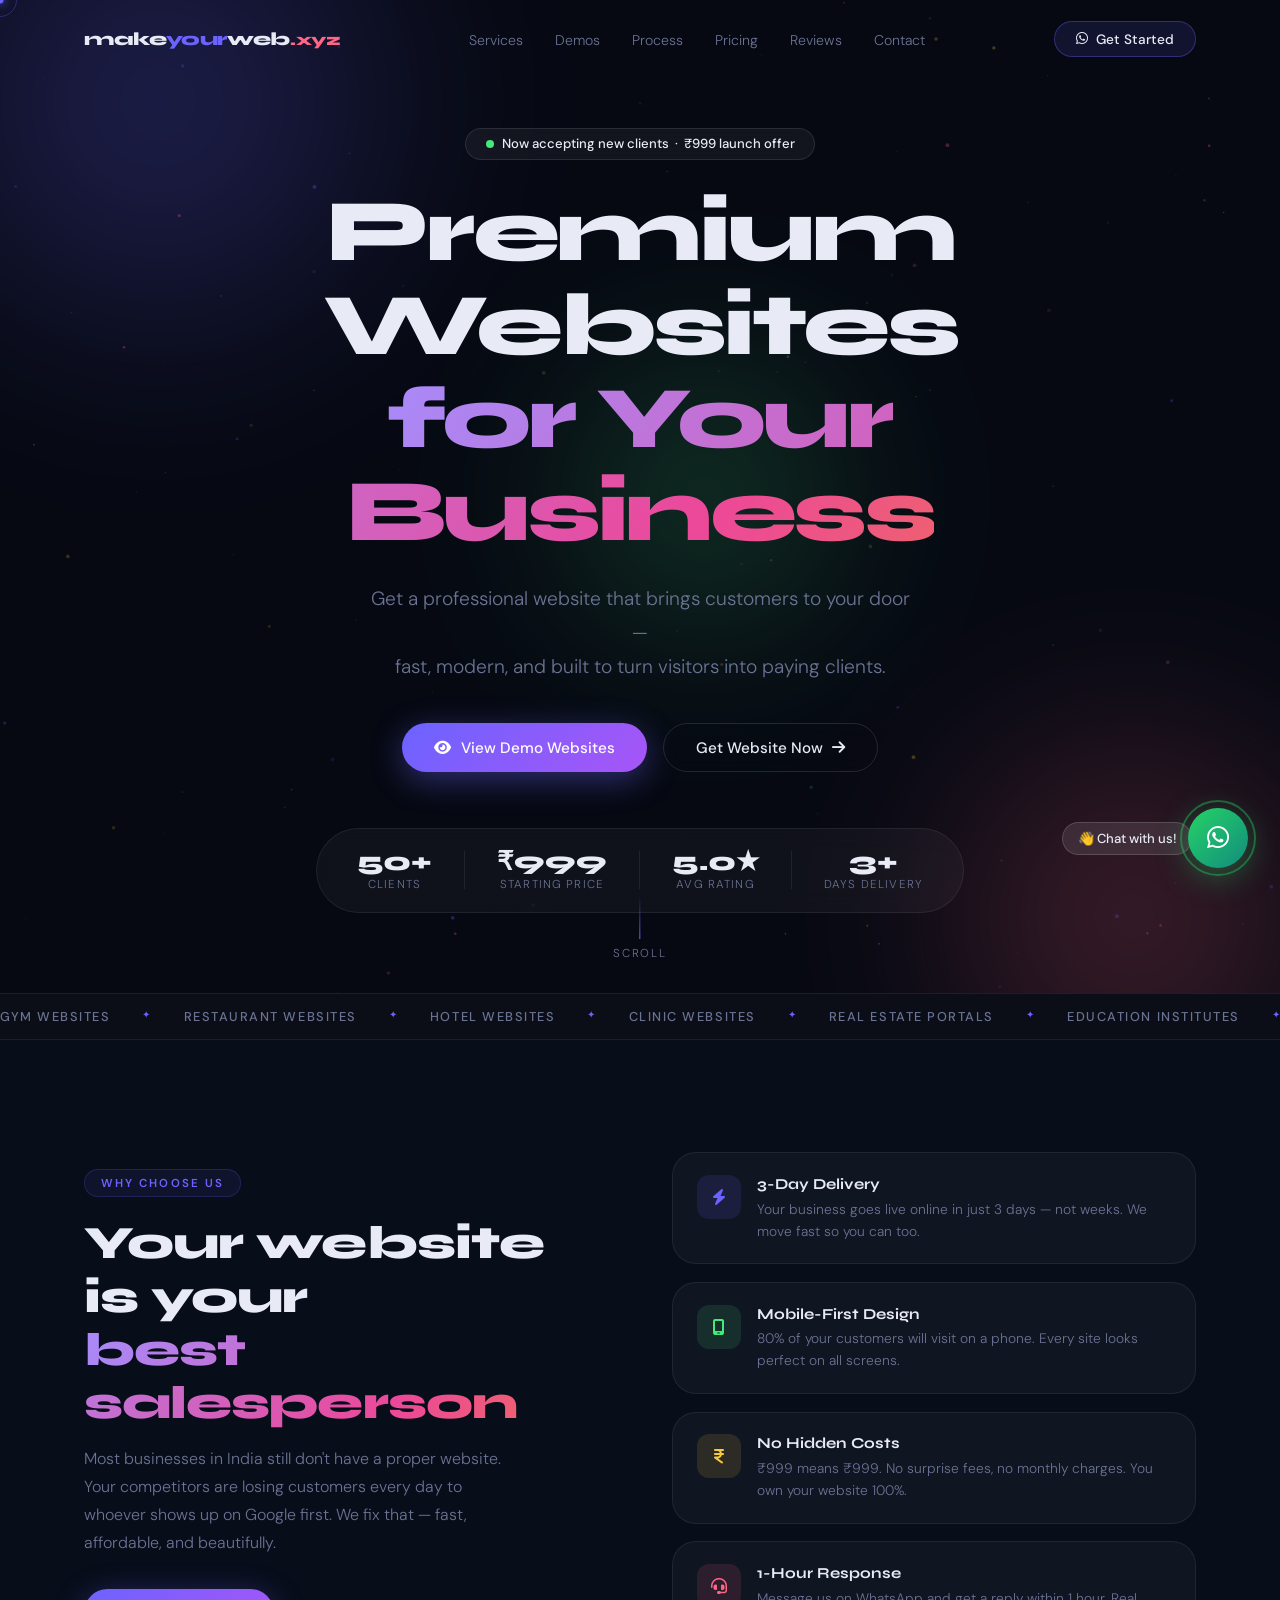
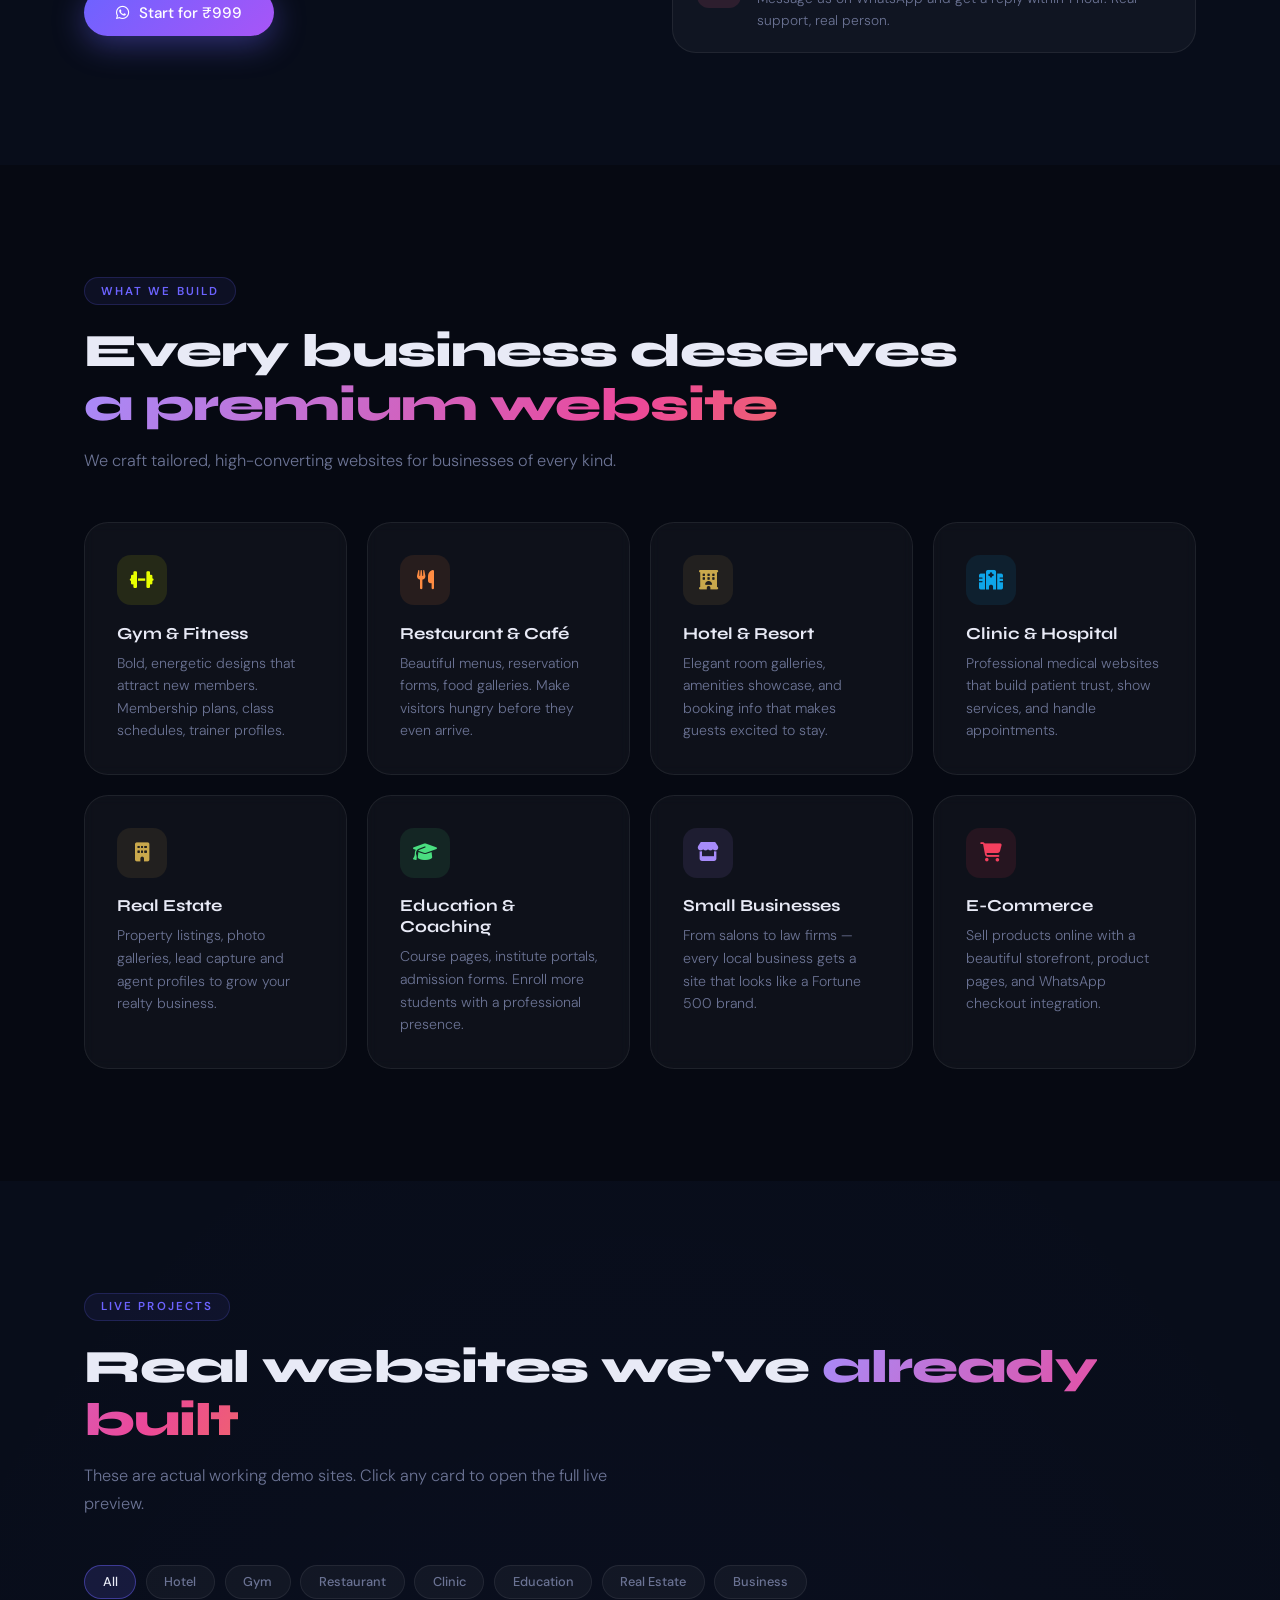
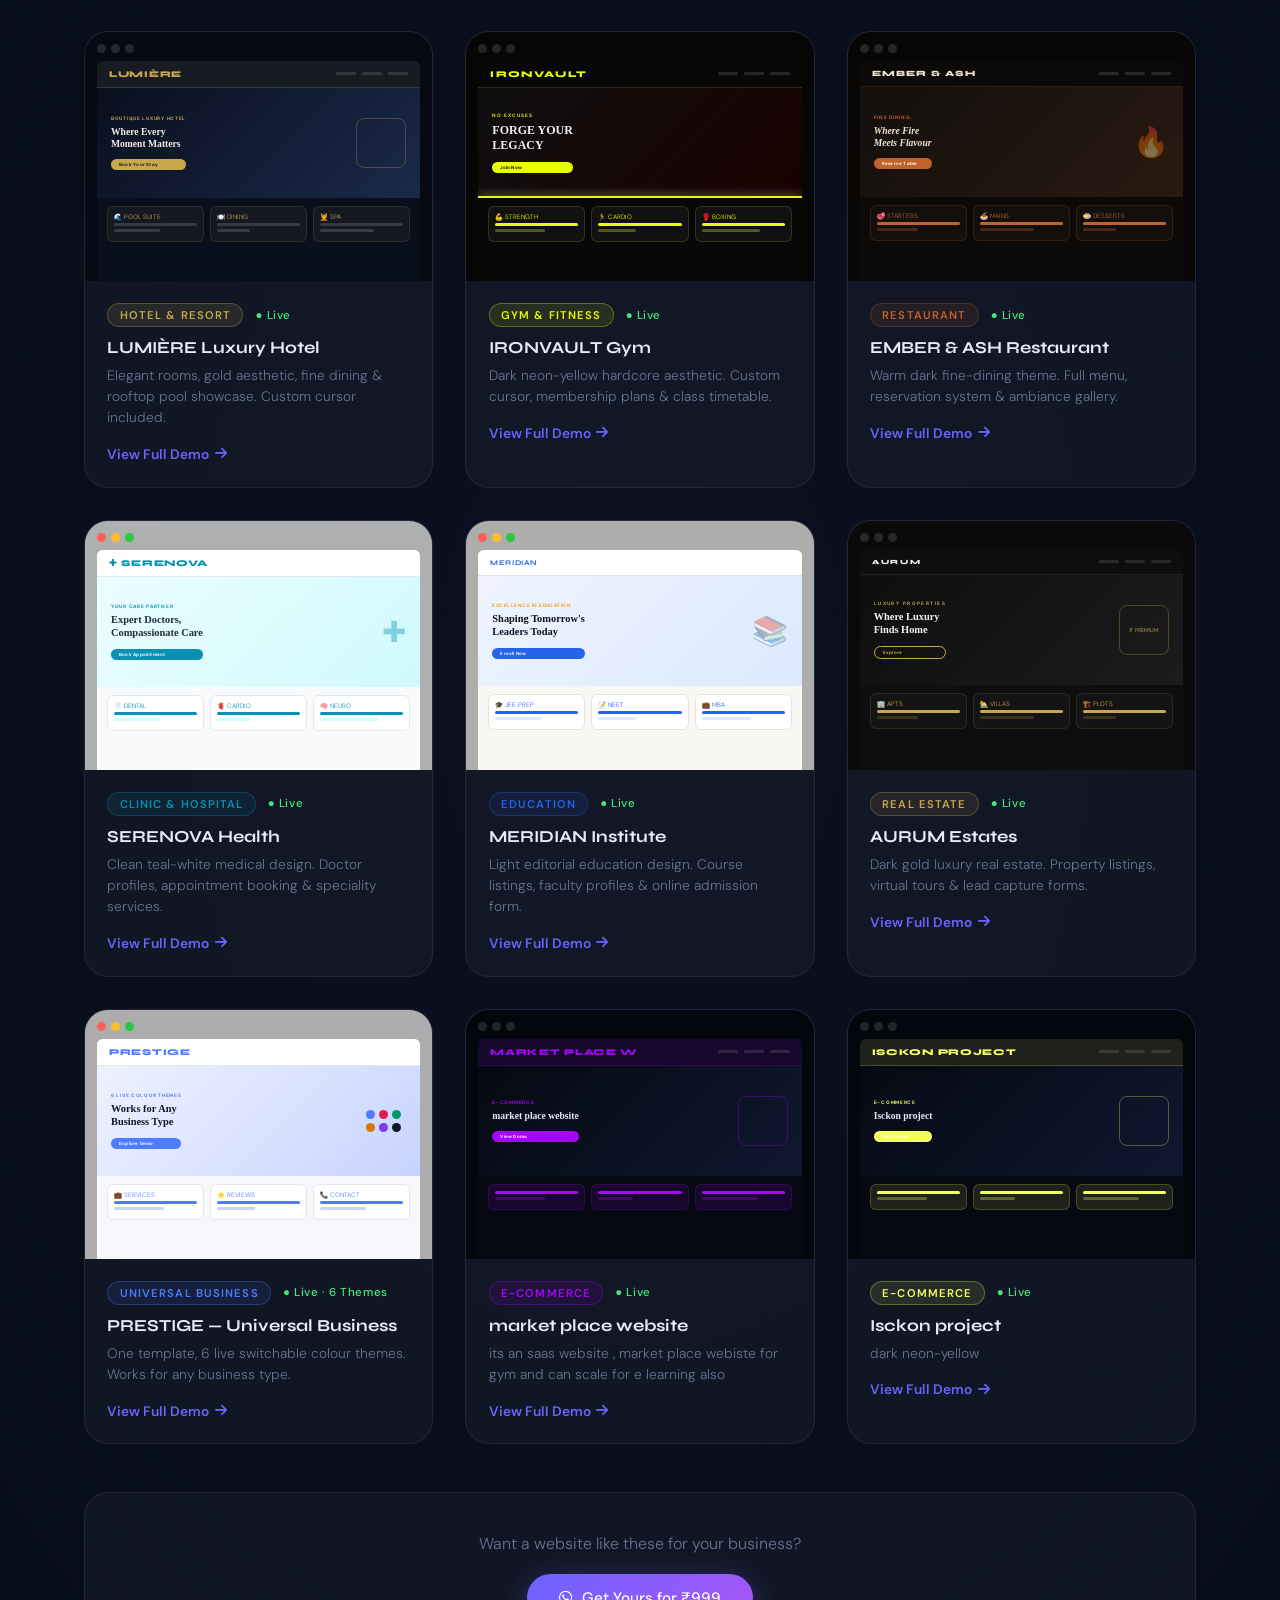
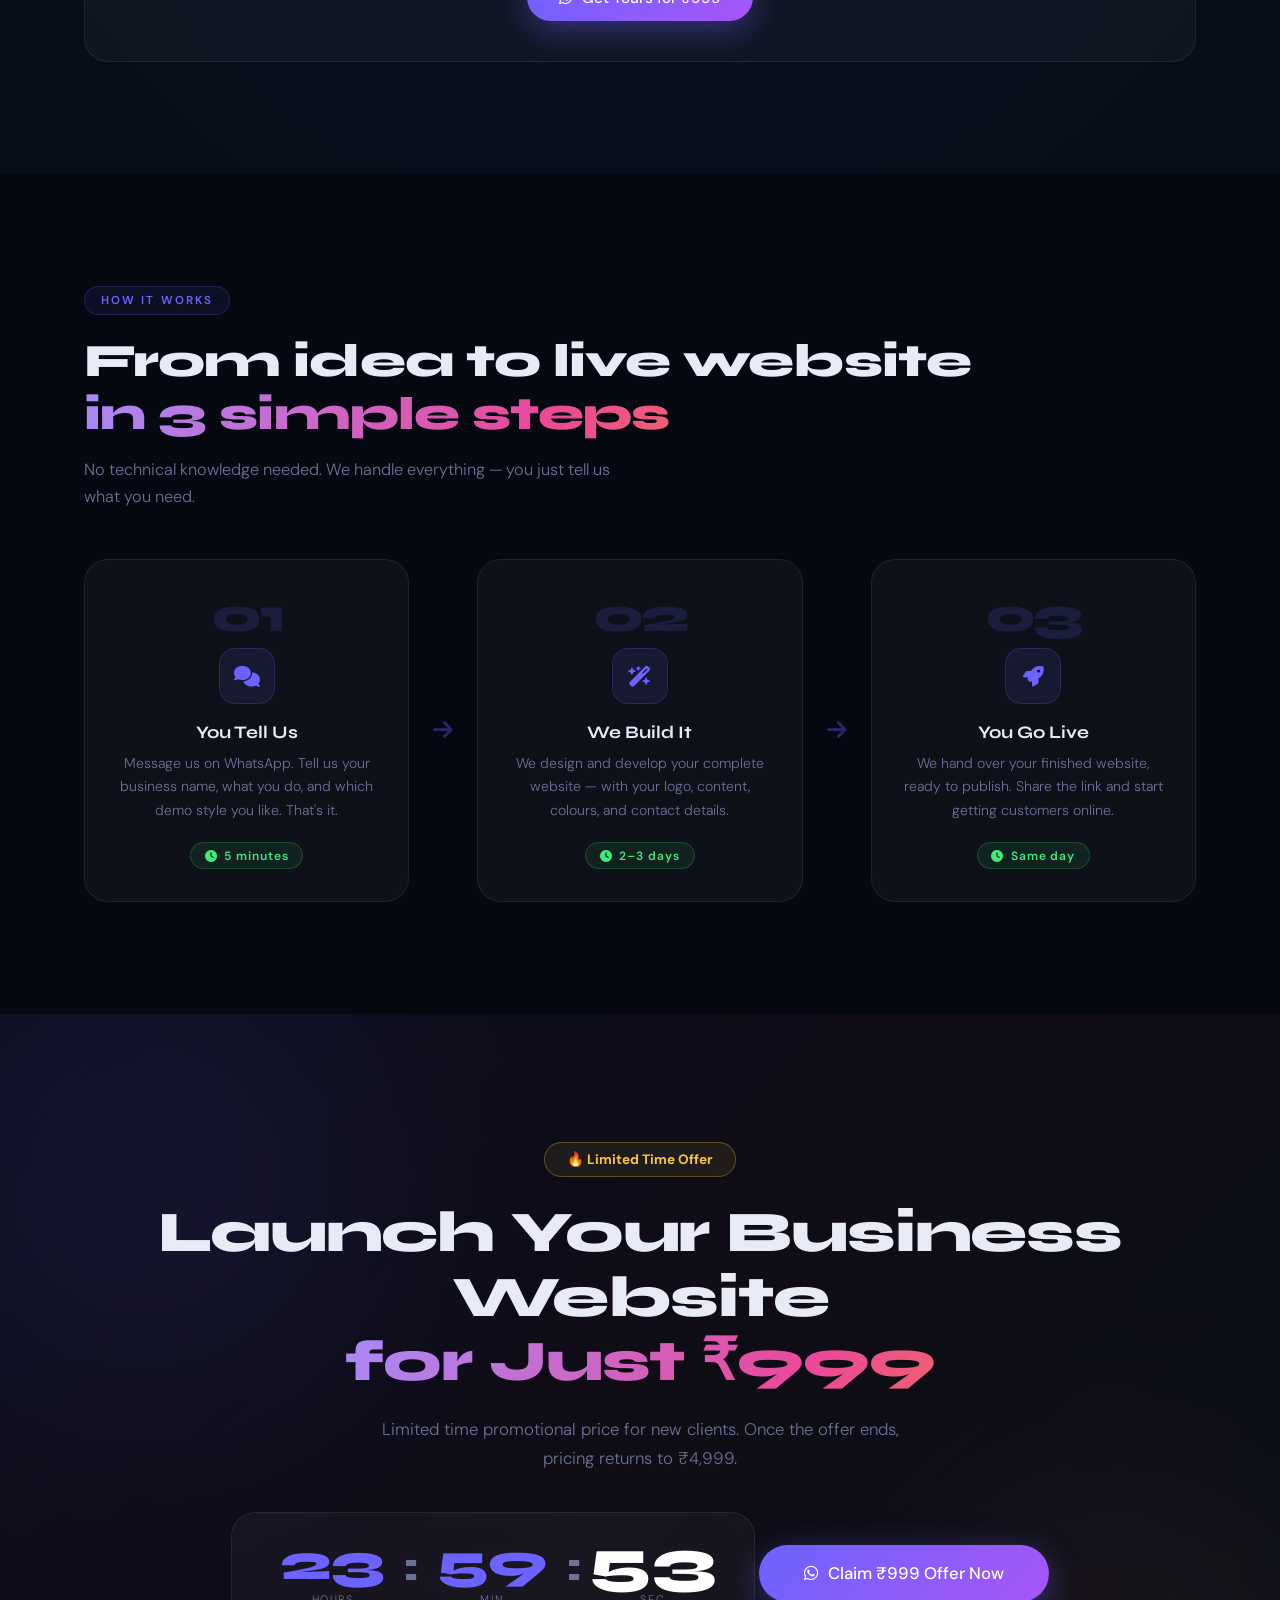
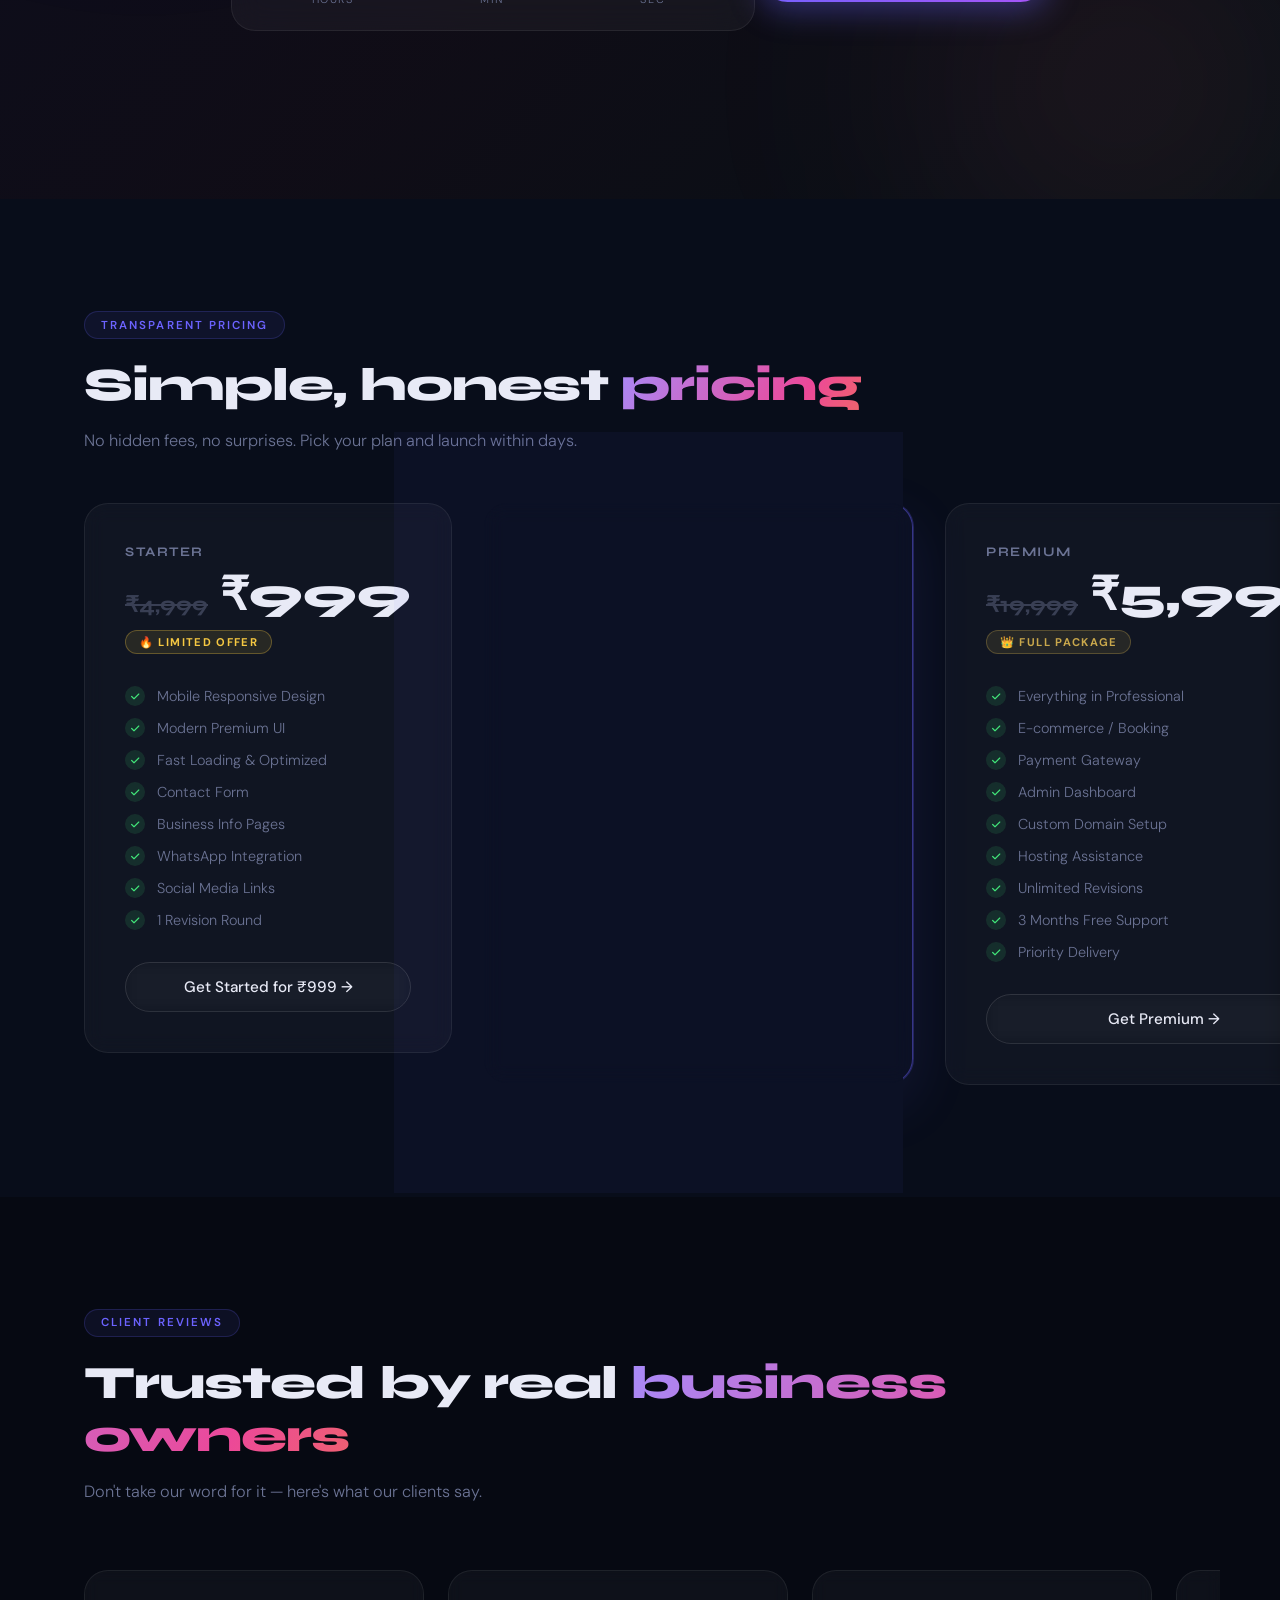
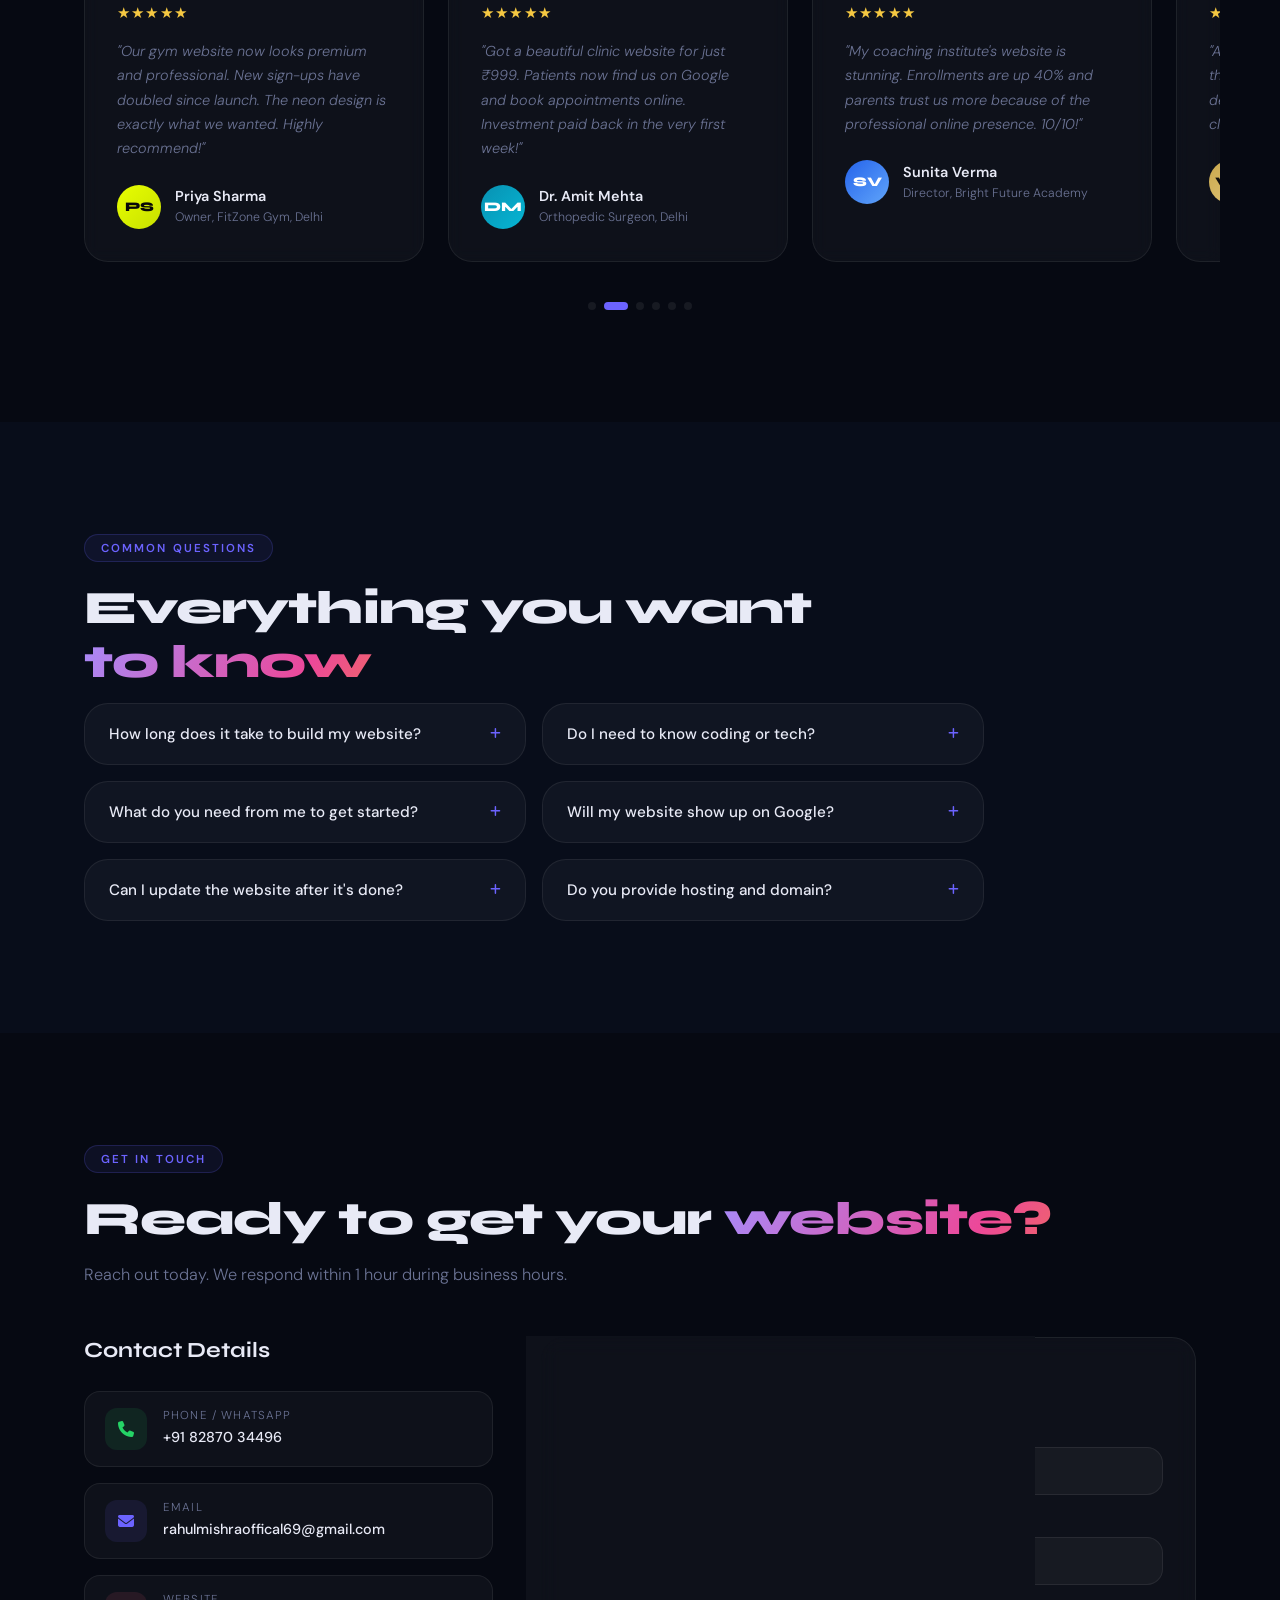
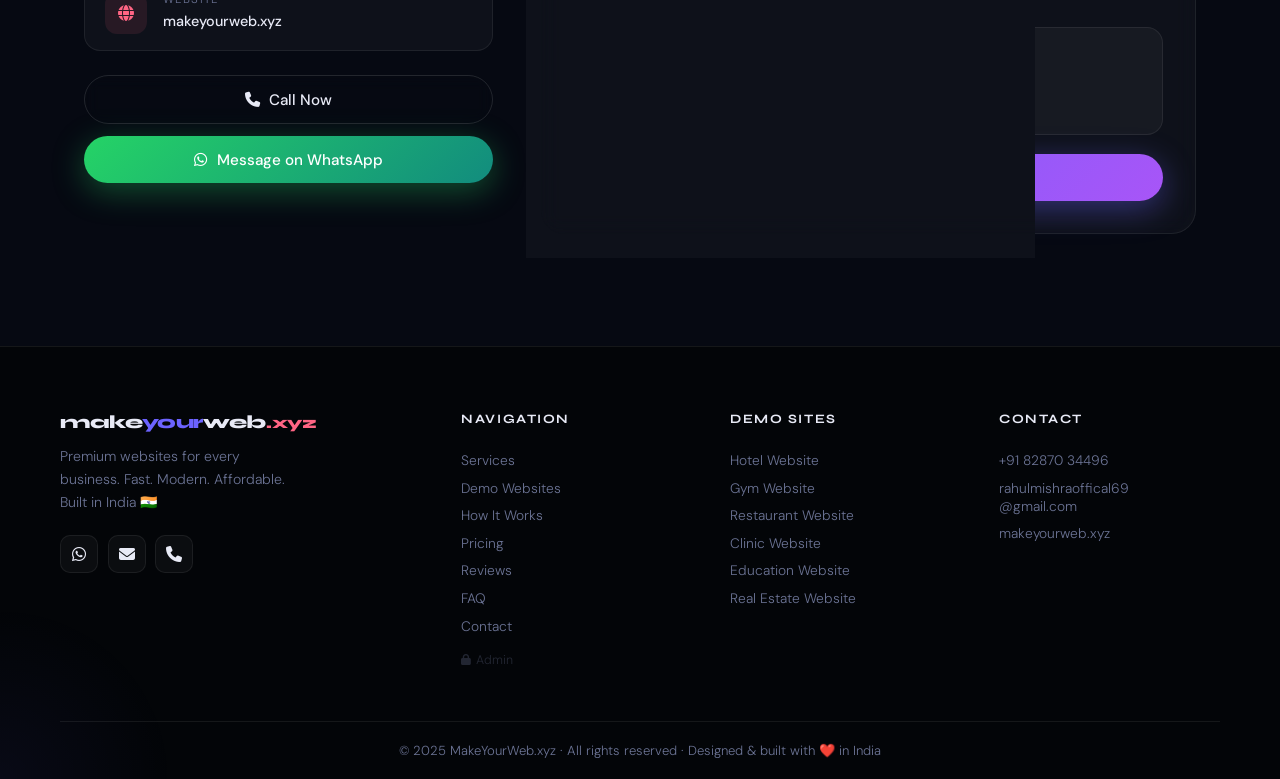
<file: index.html>
<!DOCTYPE html>
<html lang="en">
<head>
  <meta charset="UTF-8"/>
  <meta name="viewport" content="width=device-width, initial-scale=1.0"/>
  <title>MakeYourWeb.xyz — Premium Business Websites from ₹999</title>
  <meta name="description" content="Get a stunning, fast, professional website for your business. Gyms, restaurants, hotels, clinics, real estate & more. Starting ₹999. Delivered in 3 days."/>
  <link rel="preconnect" href="https://fonts.googleapis.com"/>
  <link rel="preconnect" href="https://fonts.gstatic.com" crossorigin/>
  <link href="https://fonts.googleapis.com/css2?family=Syne:wght@400;500;600;700;800&family=DM+Sans:ital,opsz,wght@0,9..40,300;0,9..40,400;0,9..40,500;1,9..40,300&display=swap" rel="stylesheet"/>
  <link rel="stylesheet" href="https://cdnjs.cloudflare.com/ajax/libs/font-awesome/6.5.0/css/all.min.css"/>
  <link rel="stylesheet" href="styles.css"/>
</head>
<body>

<div id="cur-dot"></div>
<div id="cur-ring"></div>

<!-- LOADER — DO NOT TOUCH -->
<div id="loader">
  <div class="ld-logo">make<span>your</span>web</div>
  <div class="ld-bar-wrap"><div class="ld-bar"></div></div>
  <div class="ld-sub">Loading experience…</div>
</div>

<!-- NAV -->
<nav id="nav">
  <div class="nav-inner">
    <a href="#" class="nav-logo">make<span>your</span>web<em>.xyz</em></a>
    <ul class="nav-links">
      <li><a href="#services">Services</a></li>
      <li><a href="#demos">Demos</a></li>
      <li><a href="#process">Process</a></li>
      <li><a href="#pricing">Pricing</a></li>
      <li><a href="#testimonials">Reviews</a></li>
      <li><a href="#contact">Contact</a></li>
    </ul>
    <a href="https://wa.me/918287034496?text=Hi%20I%20am%20interested%20in%20website%20making" target="_blank" class="nav-cta">
      <i class="fab fa-whatsapp"></i> Get Started
    </a>
    <button class="burger" id="burger"><span></span><span></span><span></span></button>
  </div>
  <div class="mob-nav" id="mobNav">
    <a href="#services">Services</a>
    <a href="#demos">Demos</a>
    <a href="#process">Process</a>
    <a href="#pricing">Pricing</a>
    <a href="#testimonials">Reviews</a>
    <a href="#contact">Contact</a>
    <a href="https://wa.me/918287034496?text=Hi%20I%20am%20interested%20in%20website%20making" target="_blank" class="mob-cta"><i class="fab fa-whatsapp"></i> Get Started</a>
  </div>
</nav>

<!-- HERO -->
<section id="hero">
  <canvas id="heroCanvas"></canvas>
  <div class="hero-orbs">
    <div class="horb h1"></div><div class="horb h2"></div><div class="horb h3"></div>
  </div>
  <div class="hero-inner">
    <div class="hero-pill fade-up" data-d="0">
      <span class="pill-live"></span> Now accepting new clients &nbsp;·&nbsp; ₹999 launch offer
    </div>
    <h1 class="hero-h1 fade-up" data-d="1">
      Premium Websites<br/><span class="shine-text">for Your Business</span>
    </h1>
    <p class="hero-p fade-up" data-d="2">
      Get a professional website that brings customers to your door —<br class="desk-br"/> fast, modern, and built to turn visitors into paying clients.
    </p>
    <div class="hero-actions fade-up" data-d="3">
      <a href="#demos" class="btn-primary"><i class="fa fa-eye"></i> View Demo Websites</a>
      <a href="https://wa.me/918287034496?text=Hi%20I%20am%20interested%20in%20website%20making" target="_blank" class="btn-ghost">Get Website Now <i class="fa fa-arrow-right"></i></a>
    </div>
    <div class="hero-stats fade-up" data-d="4">
      <div class="hstat"><strong data-count="50">0</strong><span>Clients</span></div>
      <div class="hstat-div"></div>
      <div class="hstat"><strong>₹999</strong><span>Starting Price</span></div>
      <div class="hstat-div"></div>
      <div class="hstat"><strong>5.0★</strong><span>Avg Rating</span></div>
      <div class="hstat-div"></div>
      <div class="hstat"><strong data-count="3">0</strong><span>Days Delivery</span></div>
    </div>
  </div>
  <div class="hero-scroll"><div class="scroll-track"></div><span>Scroll</span></div>
</section>

<!-- MARQUEE -->
<div class="marquee-wrap">
  <div class="marquee-track">
    <span>Gym Websites</span><span class="mx">✦</span><span>Restaurant Websites</span><span class="mx">✦</span>
    <span>Hotel Websites</span><span class="mx">✦</span><span>Clinic Websites</span><span class="mx">✦</span>
    <span>Real Estate Portals</span><span class="mx">✦</span><span>Education Institutes</span><span class="mx">✦</span>
    <span>Business Websites</span><span class="mx">✦</span><span>E-Commerce Stores</span><span class="mx">✦</span>
    <span>Gym Websites</span><span class="mx">✦</span><span>Restaurant Websites</span><span class="mx">✦</span>
    <span>Hotel Websites</span><span class="mx">✦</span><span>Clinic Websites</span><span class="mx">✦</span>
    <span>Real Estate Portals</span><span class="mx">✦</span><span>Education Institutes</span><span class="mx">✦</span>
    <span>Business Websites</span><span class="mx">✦</span><span>E-Commerce Stores</span><span class="mx">✦</span>
  </div>
</div>

<!-- WHY US -->
<section id="whyus">
  <div class="container">
    <div class="whyus-grid">
      <div class="whyus-left fade-up" data-d="0">
        <div class="sec-tag">Why Choose Us</div>
        <h2 class="sec-h2">Your website is your<br/><span class="shine-text">best salesperson</span></h2>
        <p class="whyus-p">Most businesses in India still don't have a proper website. Your competitors are losing customers every day to whoever shows up on Google first. We fix that — fast, affordable, and beautifully.</p>
        <a href="https://wa.me/918287034496?text=Hi%20I%20want%20a%20website%20for%20my%20business" target="_blank" class="btn-primary">
          <i class="fab fa-whatsapp"></i> Start for ₹999
        </a>
      </div>
      <div class="whyus-right">
        <div class="why-card fade-up" data-d="0">
          <div class="why-icon" style="--wic:#6c63ff;--wib:rgba(108,99,255,.12)"><i class="fas fa-bolt"></i></div>
          <div><strong>3-Day Delivery</strong><p>Your business goes live online in just 3 days — not weeks. We move fast so you can too.</p></div>
        </div>
        <div class="why-card fade-up" data-d="1">
          <div class="why-icon" style="--wic:#43e97b;--wib:rgba(67,233,123,.12)"><i class="fas fa-mobile-screen"></i></div>
          <div><strong>Mobile-First Design</strong><p>80% of your customers will visit on a phone. Every site looks perfect on all screens.</p></div>
        </div>
        <div class="why-card fade-up" data-d="2">
          <div class="why-icon" style="--wic:#f5c842;--wib:rgba(245,200,66,.12)"><i class="fas fa-indian-rupee-sign"></i></div>
          <div><strong>No Hidden Costs</strong><p>₹999 means ₹999. No surprise fees, no monthly charges. You own your website 100%.</p></div>
        </div>
        <div class="why-card fade-up" data-d="3">
          <div class="why-icon" style="--wic:#ff6584;--wib:rgba(255,101,132,.12)"><i class="fas fa-headset"></i></div>
          <div><strong>1-Hour Response</strong><p>Message us on WhatsApp and get a reply within 1 hour. Real support, real person.</p></div>
        </div>
      </div>
    </div>
  </div>
</section>

<!-- SERVICES -->
<section id="services">
  <div class="container">
    <div class="sec-tag fade-up">What We Build</div>
    <h2 class="sec-h2 fade-up">Every business deserves<br/><span class="shine-text">a premium website</span></h2>
    <p class="sec-p fade-up">We craft tailored, high-converting websites for businesses of every kind.</p>
    <div class="srv-grid">
      <div class="srv-card fade-up" data-d="0"><div class="srv-ic" style="--c:#e8ff00;--cd:rgba(232,255,0,.1)"><i class="fas fa-dumbbell"></i></div><h3>Gym & Fitness</h3><p>Bold, energetic designs that attract new members. Membership plans, class schedules, trainer profiles.</p></div>
      <div class="srv-card fade-up" data-d="1"><div class="srv-ic" style="--c:#ff8c42;--cd:rgba(255,140,66,.1)"><i class="fas fa-utensils"></i></div><h3>Restaurant & Café</h3><p>Beautiful menus, reservation forms, food galleries. Make visitors hungry before they even arrive.</p></div>
      <div class="srv-card fade-up" data-d="2"><div class="srv-ic" style="--c:#c9a84c;--cd:rgba(201,168,76,.1)"><i class="fas fa-hotel"></i></div><h3>Hotel & Resort</h3><p>Elegant room galleries, amenities showcase, and booking info that makes guests excited to stay.</p></div>
      <div class="srv-card fade-up" data-d="3"><div class="srv-ic" style="--c:#0ea5e9;--cd:rgba(14,165,233,.1)"><i class="fas fa-hospital"></i></div><h3>Clinic & Hospital</h3><p>Professional medical websites that build patient trust, show services, and handle appointments.</p></div>
      <div class="srv-card fade-up" data-d="4"><div class="srv-ic" style="--c:#c9a84c;--cd:rgba(201,168,76,.1)"><i class="fas fa-building"></i></div><h3>Real Estate</h3><p>Property listings, photo galleries, lead capture and agent profiles to grow your realty business.</p></div>
      <div class="srv-card fade-up" data-d="5"><div class="srv-ic" style="--c:#4ade80;--cd:rgba(74,222,128,.1)"><i class="fas fa-graduation-cap"></i></div><h3>Education & Coaching</h3><p>Course pages, institute portals, admission forms. Enroll more students with a professional presence.</p></div>
      <div class="srv-card fade-up" data-d="0"><div class="srv-ic" style="--c:#a78bfa;--cd:rgba(167,139,250,.1)"><i class="fas fa-store"></i></div><h3>Small Businesses</h3><p>From salons to law firms — every local business gets a site that looks like a Fortune 500 brand.</p></div>
      <div class="srv-card fade-up" data-d="1"><div class="srv-ic" style="--c:#f43f5e;--cd:rgba(244,63,94,.1)"><i class="fas fa-cart-shopping"></i></div><h3>E-Commerce</h3><p>Sell products online with a beautiful storefront, product pages, and WhatsApp checkout integration.</p></div>
    </div>
  </div>
</section>

<!-- DEMOS -->
<section id="demos">
  <div class="container">
    <div class="sec-tag fade-up">Live Projects</div>
    <h2 class="sec-h2 fade-up">Real websites we've <span class="shine-text">already built</span></h2>
    <p class="sec-p fade-up">These are actual working demo sites. Click any card to open the full live preview.</p>

    <div class="demo-filters fade-up" id="demoFilters">
      <button class="df-btn active" data-filter="all">All</button>
      <button class="df-btn" data-filter="Hotel &amp; Resort">Hotel</button>
      <button class="df-btn" data-filter="Gym &amp; Fitness">Gym</button>
      <button class="df-btn" data-filter="Restaurant &amp; Café">Restaurant</button>
      <button class="df-btn" data-filter="Clinic &amp; Hospital">Clinic</button>
      <button class="df-btn" data-filter="Education">Education</button>
      <button class="df-btn" data-filter="Real Estate">Real Estate</button>
      <button class="df-btn" data-filter="Small Business">Business</button>
    </div>

    <div class="demo-grid" id="demoGrid">

      <div class="demo-card fade-up" data-d="0" data-cat="Hotel &amp; Resort">
        <a href="demos/hotel/index.html" target="_blank" class="demo-preview" style="--bg1:#0A0F1E;--bg2:#1a2a4a;--ac:#C9A84C">
          <div class="dp-browser"><div class="dp-bar"><span></span><span></span><span></span></div>
            <div class="dp-screen"><div class="dp-nav" style="background:rgba(201,168,76,.08);border-color:rgba(201,168,76,.2)"><div class="dp-logo" style="color:#C9A84C">LUMIÈRE</div><div class="dp-nav-links"><div></div><div></div><div></div></div></div>
              <div class="dp-hero" style="background:linear-gradient(135deg,#0A0F1E,#1a2a4a)"><div class="dp-hero-text"><div class="dp-h-sub" style="color:#C9A84C">BOUTIQUE LUXURY HOTEL</div><div class="dp-h-title" style="color:#F5F0E8">Where Every<br/>Moment Matters</div><div class="dp-h-btn" style="background:#C9A84C;color:#0A0F1E">Book Your Stay</div></div><div class="dp-hero-deco" style="border-color:rgba(201,168,76,.3)"></div></div>
              <div class="dp-cards"><div class="dp-c" style="background:rgba(201,168,76,.06);border-color:rgba(201,168,76,.15)"><div style="color:#C9A84C;font-size:.4rem;margin-bottom:2px">🌊 POOL SUITE</div><div class="dp-c-bar"></div><div class="dp-c-bar" style="width:55%"></div></div><div class="dp-c" style="background:rgba(201,168,76,.06);border-color:rgba(201,168,76,.15)"><div style="color:#C9A84C;font-size:.4rem;margin-bottom:2px">🍽️ DINING</div><div class="dp-c-bar"></div><div class="dp-c-bar" style="width:40%"></div></div><div class="dp-c" style="background:rgba(201,168,76,.06);border-color:rgba(201,168,76,.15)"><div style="color:#C9A84C;font-size:.4rem;margin-bottom:2px">💆 SPA</div><div class="dp-c-bar"></div><div class="dp-c-bar" style="width:65%"></div></div></div>
          </div></div><div class="demo-hover-cta">Open Live Demo <i class="fa fa-external-link-alt"></i></div></a>
        <div class="demo-info"><div class="di-row"><span class="di-tag" style="--tc:#C9A84C;--tb:rgba(201,168,76,.12)">Hotel &amp; Resort</span><span class="di-live">● Live</span></div><h4>LUMIÈRE Luxury Hotel</h4><p>Elegant rooms, gold aesthetic, fine dining &amp; rooftop pool showcase. Custom cursor included.</p><a href="demos/hotel/index.html" target="_blank" class="di-link">View Full Demo <i class="fa fa-arrow-right"></i></a></div>
      </div>

      <div class="demo-card fade-up" data-d="1" data-cat="Gym &amp; Fitness">
        <a href="demos/gym/index.html" target="_blank" class="demo-preview" style="--bg1:#080808;--bg2:#111;--ac:#e8ff00">
          <div class="dp-browser"><div class="dp-bar"><span></span><span></span><span></span></div>
            <div class="dp-screen" style="background:#080808"><div class="dp-nav" style="background:transparent;border-color:rgba(232,255,0,.15)"><div class="dp-logo" style="color:#e8ff00;letter-spacing:.15em">IRONVAULT</div><div class="dp-nav-links"><div></div><div></div><div></div></div></div>
              <div class="dp-hero" style="background:linear-gradient(135deg,#0f0f0f,#1a0000)"><div class="dp-hero-text"><div class="dp-h-sub" style="color:#e8ff00;letter-spacing:.2em">NO EXCUSES</div><div class="dp-h-title" style="color:#f0f0f0;font-size:.75rem">FORGE YOUR<br/>LEGACY</div><div class="dp-h-btn" style="background:#e8ff00;color:#080808">Join Now</div></div><div class="dp-neon-bar" style="background:#e8ff00"></div></div>
              <div class="dp-cards"><div class="dp-c" style="background:#111;border-color:rgba(232,255,0,.15)"><div style="color:#e8ff00;font-size:.4rem;margin-bottom:2px">💪 STRENGTH</div><div class="dp-c-bar" style="background:#e8ff00"></div><div class="dp-c-bar" style="width:60%;background:rgba(232,255,0,.3)"></div></div><div class="dp-c" style="background:#111;border-color:rgba(232,255,0,.15)"><div style="color:#e8ff00;font-size:.4rem;margin-bottom:2px">🏃 CARDIO</div><div class="dp-c-bar" style="background:#e8ff00"></div><div class="dp-c-bar" style="width:45%;background:rgba(232,255,0,.3)"></div></div><div class="dp-c" style="background:#111;border-color:rgba(232,255,0,.15)"><div style="color:#e8ff00;font-size:.4rem;margin-bottom:2px">🥊 BOXING</div><div class="dp-c-bar" style="background:#e8ff00"></div><div class="dp-c-bar" style="width:70%;background:rgba(232,255,0,.3)"></div></div></div>
          </div></div><div class="demo-hover-cta">Open Live Demo <i class="fa fa-external-link-alt"></i></div></a>
        <div class="demo-info"><div class="di-row"><span class="di-tag" style="--tc:#e8ff00;--tb:rgba(232,255,0,.1)">Gym &amp; Fitness</span><span class="di-live">● Live</span></div><h4>IRONVAULT Gym</h4><p>Dark neon-yellow hardcore aesthetic. Custom cursor, membership plans &amp; class timetable.</p><a href="demos/gym/index.html" target="_blank" class="di-link">View Full Demo <i class="fa fa-arrow-right"></i></a></div>
      </div>

      <div class="demo-card fade-up" data-d="2" data-cat="Restaurant &amp; Café">
        <a href="demos/restaurant/index.html" target="_blank" class="demo-preview" style="--bg1:#0c0a09;--bg2:#221c16;--ac:#c0622a">
          <div class="dp-browser"><div class="dp-bar"><span></span><span></span><span></span></div>
            <div class="dp-screen" style="background:#0c0a09"><div class="dp-nav" style="background:transparent;border-color:rgba(192,98,42,.2)"><div class="dp-logo" style="color:#f0e6d3;font-size:.5rem;letter-spacing:.15em">EMBER &amp; ASH</div><div class="dp-nav-links"><div></div><div></div><div></div></div></div>
              <div class="dp-hero" style="background:linear-gradient(135deg,#120f0d,#2a1a10)"><div class="dp-hero-text"><div class="dp-h-sub" style="color:#c0622a">FINE DINING</div><div class="dp-h-title" style="color:#f0e6d3;font-style:italic">Where Fire<br/>Meets Flavour</div><div class="dp-h-btn" style="background:#c0622a;color:#fff">Reserve Table</div></div><div class="dp-flame" style="color:#c0622a">🔥</div></div>
              <div class="dp-cards"><div class="dp-c" style="background:#120f0d;border-color:rgba(192,98,42,.2)"><div style="color:#c0622a;font-size:.4rem;margin-bottom:2px">🥩 STARTERS</div><div class="dp-c-bar" style="background:#c0622a"></div><div class="dp-c-bar" style="width:50%;background:rgba(192,98,42,.3)"></div></div><div class="dp-c" style="background:#120f0d;border-color:rgba(192,98,42,.2)"><div style="color:#c0622a;font-size:.4rem;margin-bottom:2px">🍝 MAINS</div><div class="dp-c-bar" style="background:#c0622a"></div><div class="dp-c-bar" style="width:65%;background:rgba(192,98,42,.3)"></div></div><div class="dp-c" style="background:#120f0d;border-color:rgba(192,98,42,.2)"><div style="color:#c0622a;font-size:.4rem;margin-bottom:2px">🍮 DESSERTS</div><div class="dp-c-bar" style="background:#c0622a"></div><div class="dp-c-bar" style="width:40%;background:rgba(192,98,42,.3)"></div></div></div>
          </div></div><div class="demo-hover-cta">Open Live Demo <i class="fa fa-external-link-alt"></i></div></a>
        <div class="demo-info"><div class="di-row"><span class="di-tag" style="--tc:#c0622a;--tb:rgba(192,98,42,.1)">Restaurant</span><span class="di-live">● Live</span></div><h4>EMBER &amp; ASH Restaurant</h4><p>Warm dark fine-dining theme. Full menu, reservation system &amp; ambiance gallery.</p><a href="demos/restaurant/index.html" target="_blank" class="di-link">View Full Demo <i class="fa fa-arrow-right"></i></a></div>
      </div>

      <div class="demo-card fade-up" data-d="0" data-cat="Clinic &amp; Hospital">
        <a href="demos/clinic/index.html" target="_blank" class="demo-preview" style="--bg1:#f9fafb;--bg2:#ecfeff;--ac:#0891b2">
          <div class="dp-browser"><div class="dp-bar"><span style="background:#ff5f57"></span><span style="background:#ffbd2e"></span><span style="background:#28c840"></span></div>
            <div class="dp-screen" style="background:#f9fafb;color:#1c2b3a"><div class="dp-nav" style="background:#fff;border-color:#e2e8f0;box-shadow:0 1px 4px rgba(0,0,0,.06)"><div class="dp-logo" style="color:#0891b2">✚ SERENOVA</div><div class="dp-nav-links"><div></div><div></div><div></div></div></div>
              <div class="dp-hero" style="background:linear-gradient(135deg,#ecfeff,#cffafe)"><div class="dp-hero-text"><div class="dp-h-sub" style="color:#0891b2">YOUR CARE PARTNER</div><div class="dp-h-title" style="color:#1c2b3a;font-size:.65rem">Expert Doctors,<br/>Compassionate Care</div><div class="dp-h-btn" style="background:#0891b2;color:#fff">Book Appointment</div></div><div class="dp-cross" style="color:#0891b2">✚</div></div>
              <div class="dp-cards"><div class="dp-c" style="background:#fff;border-color:#e2e8f0"><div style="color:#0891b2;font-size:.4rem;margin-bottom:2px">🦷 DENTAL</div><div class="dp-c-bar" style="background:#0891b2"></div><div class="dp-c-bar" style="width:55%;background:#cffafe"></div></div><div class="dp-c" style="background:#fff;border-color:#e2e8f0"><div style="color:#0891b2;font-size:.4rem;margin-bottom:2px">🫀 CARDIO</div><div class="dp-c-bar" style="background:#0891b2"></div><div class="dp-c-bar" style="width:40%;background:#cffafe"></div></div><div class="dp-c" style="background:#fff;border-color:#e2e8f0"><div style="color:#0891b2;font-size:.4rem;margin-bottom:2px">🧠 NEURO</div><div class="dp-c-bar" style="background:#0891b2"></div><div class="dp-c-bar" style="width:70%;background:#cffafe"></div></div></div>
          </div></div><div class="demo-hover-cta" style="color:#0891b2">Open Live Demo <i class="fa fa-external-link-alt"></i></div></a>
        <div class="demo-info"><div class="di-row"><span class="di-tag" style="--tc:#0891b2;--tb:rgba(8,145,178,.1)">Clinic &amp; Hospital</span><span class="di-live">● Live</span></div><h4>SERENOVA Health</h4><p>Clean teal-white medical design. Doctor profiles, appointment booking &amp; speciality services.</p><a href="demos/clinic/index.html" target="_blank" class="di-link">View Full Demo <i class="fa fa-arrow-right"></i></a></div>
      </div>

      <div class="demo-card fade-up" data-d="1" data-cat="Education">
        <a href="demos/education/index.html" target="_blank" class="demo-preview" style="--bg1:#f8f7f4;--bg2:#eff4ff;--ac:#2563eb">
          <div class="dp-browser"><div class="dp-bar"><span style="background:#ff5f57"></span><span style="background:#ffbd2e"></span><span style="background:#28c840"></span></div>
            <div class="dp-screen" style="background:#f8f7f4;color:#0f1117"><div class="dp-nav" style="background:#fff;border-color:#e5e2db"><div class="dp-logo" style="color:#2563eb;font-size:.45rem;font-weight:700">MERIDIAN</div><div class="dp-nav-links"><div></div><div></div><div></div></div></div>
              <div class="dp-hero" style="background:linear-gradient(135deg,#eff4ff,#dbeafe)"><div class="dp-hero-text"><div class="dp-h-sub" style="color:#f59e0b;letter-spacing:.1em">EXCELLENCE IN EDUCATION</div><div class="dp-h-title" style="color:#0f1117;font-size:.65rem">Shaping Tomorrow's<br/>Leaders Today</div><div class="dp-h-btn" style="background:#2563eb;color:#fff">Enroll Now</div></div><div class="dp-book" style="color:#2563eb">📚</div></div>
              <div class="dp-cards"><div class="dp-c" style="background:#fff;border-color:#e5e2db"><div style="color:#2563eb;font-size:.4rem;margin-bottom:2px">🎓 JEE PREP</div><div class="dp-c-bar" style="background:#2563eb"></div><div class="dp-c-bar" style="width:55%;background:#dbeafe"></div></div><div class="dp-c" style="background:#fff;border-color:#e5e2db"><div style="color:#2563eb;font-size:.4rem;margin-bottom:2px">📝 NEET</div><div class="dp-c-bar" style="background:#2563eb"></div><div class="dp-c-bar" style="width:45%;background:#dbeafe"></div></div><div class="dp-c" style="background:#fff;border-color:#e5e2db"><div style="color:#2563eb;font-size:.4rem;margin-bottom:2px">💼 MBA</div><div class="dp-c-bar" style="background:#2563eb"></div><div class="dp-c-bar" style="width:60%;background:#dbeafe"></div></div></div>
          </div></div><div class="demo-hover-cta" style="color:#2563eb">Open Live Demo <i class="fa fa-external-link-alt"></i></div></a>
        <div class="demo-info"><div class="di-row"><span class="di-tag" style="--tc:#2563eb;--tb:rgba(37,99,235,.1)">Education</span><span class="di-live">● Live</span></div><h4>MERIDIAN Institute</h4><p>Light editorial education design. Course listings, faculty profiles &amp; online admission form.</p><a href="demos/education/index.html" target="_blank" class="di-link">View Full Demo <i class="fa fa-arrow-right"></i></a></div>
      </div>

      <div class="demo-card fade-up" data-d="2" data-cat="Real Estate">
        <a href="demos/real-estate/index.html" target="_blank" class="demo-preview" style="--bg1:#0e0e0e;--bg2:#1c1c1c;--ac:#c9a84c">
          <div class="dp-browser"><div class="dp-bar"><span></span><span></span><span></span></div>
            <div class="dp-screen" style="background:#0e0e0e"><div class="dp-nav" style="background:transparent;border-color:rgba(201,168,76,.12)"><div class="dp-logo" style="color:#f5f3ef;letter-spacing:.3em;font-size:.4rem">AURUM</div><div class="dp-nav-links"><div></div><div></div><div></div></div></div>
              <div class="dp-hero" style="background:linear-gradient(135deg,#0e0e0e,#1c1c1c)"><div class="dp-hero-text"><div class="dp-h-sub" style="color:#c9a84c;letter-spacing:.3em;font-size:.3rem">LUXURY PROPERTIES</div><div class="dp-h-title" style="color:#f5f3ef;font-size:.65rem">Where Luxury<br/>Finds Home</div><div class="dp-h-btn" style="background:transparent;color:#c9a84c;border:1px solid #c9a84c">Explore</div></div><div class="dp-prop-badge" style="border-color:rgba(201,168,76,.3)"><span style="color:#c9a84c;font-size:.35rem">₹ PREMIUM</span></div></div>
              <div class="dp-cards"><div class="dp-c" style="background:#141414;border-color:rgba(201,168,76,.15)"><div style="color:#c9a84c;font-size:.4rem;margin-bottom:2px">🏢 APTS</div><div class="dp-c-bar" style="background:#c9a84c"></div><div class="dp-c-bar" style="width:50%;background:rgba(201,168,76,.2)"></div></div><div class="dp-c" style="background:#141414;border-color:rgba(201,168,76,.15)"><div style="color:#c9a84c;font-size:.4rem;margin-bottom:2px">🏡 VILLAS</div><div class="dp-c-bar" style="background:#c9a84c"></div><div class="dp-c-bar" style="width:65%;background:rgba(201,168,76,.2)"></div></div><div class="dp-c" style="background:#141414;border-color:rgba(201,168,76,.15)"><div style="color:#c9a84c;font-size:.4rem;margin-bottom:2px">🏗️ PLOTS</div><div class="dp-c-bar" style="background:#c9a84c"></div><div class="dp-c-bar" style="width:40%;background:rgba(201,168,76,.2)"></div></div></div>
          </div></div><div class="demo-hover-cta">Open Live Demo <i class="fa fa-external-link-alt"></i></div></a>
        <div class="demo-info"><div class="di-row"><span class="di-tag" style="--tc:#c9a84c;--tb:rgba(201,168,76,.1)">Real Estate</span><span class="di-live">● Live</span></div><h4>AURUM Estates</h4><p>Dark gold luxury real estate. Property listings, virtual tours &amp; lead capture forms.</p><a href="demos/real-estate/index.html" target="_blank" class="di-link">View Full Demo <i class="fa fa-arrow-right"></i></a></div>
      </div>

      <div class="demo-card fade-up" data-d="0" data-cat="Small Business">
        <a href="demos/business/index.html" target="_blank" class="demo-preview" style="--bg1:#f7f8fc;--bg2:#eef0f7;--ac:#4f7cff">
          <div class="dp-browser"><div class="dp-bar"><span style="background:#ff5f57"></span><span style="background:#ffbd2e"></span><span style="background:#28c840"></span></div>
            <div class="dp-screen" style="background:#f7f8fc;color:#101828"><div class="dp-nav" style="background:#fff;border-color:#e4e7ec"><div class="dp-logo" style="color:#4f7cff">PRESTIGE</div><div class="dp-nav-links"><div></div><div></div><div></div></div></div>
              <div class="dp-hero" style="background:linear-gradient(135deg,#eef2ff,#c7d4ff)"><div class="dp-hero-text"><div class="dp-h-sub" style="color:#4f7cff">6 LIVE COLOUR THEMES</div><div class="dp-h-title" style="color:#101828;font-size:.65rem">Works for Any<br/>Business Type</div><div class="dp-h-btn" style="background:#4f7cff;color:#fff">Explore Demo</div></div><div class="dp-theme-dots"><span style="background:#4f7cff"></span><span style="background:#e11d48"></span><span style="background:#059669"></span><span style="background:#d97706"></span><span style="background:#7c3aed"></span><span style="background:#0f172a"></span></div></div>
              <div class="dp-cards"><div class="dp-c" style="background:#fff;border-color:#e4e7ec"><div style="color:#4f7cff;font-size:.4rem;margin-bottom:2px">💼 SERVICES</div><div class="dp-c-bar" style="background:#4f7cff"></div><div class="dp-c-bar" style="width:60%;background:#c7d4ff"></div></div><div class="dp-c" style="background:#fff;border-color:#e4e7ec"><div style="color:#4f7cff;font-size:.4rem;margin-bottom:2px">⭐ REVIEWS</div><div class="dp-c-bar" style="background:#4f7cff"></div><div class="dp-c-bar" style="width:45%;background:#c7d4ff"></div></div><div class="dp-c" style="background:#fff;border-color:#e4e7ec"><div style="color:#4f7cff;font-size:.4rem;margin-bottom:2px">📞 CONTACT</div><div class="dp-c-bar" style="background:#4f7cff"></div><div class="dp-c-bar" style="width:55%;background:#c7d4ff"></div></div></div>
          </div></div><div class="demo-hover-cta" style="color:#4f7cff">Open Live Demo <i class="fa fa-external-link-alt"></i></div></a>
        <div class="demo-info"><div class="di-row"><span class="di-tag" style="--tc:#4f7cff;--tb:rgba(79,124,255,.1)">Universal Business</span><span class="di-live">● Live · 6 Themes</span></div><h4>PRESTIGE — Universal Business</h4><p>One template, 6 live switchable colour themes. Works for any business type.</p><a href="demos/business/index.html" target="_blank" class="di-link">View Full Demo <i class="fa fa-arrow-right"></i></a></div>
      </div>

    </div><!-- #demoGrid -->

    <div class="demos-cta fade-up">
      <p>Want a website like these for your business?</p>
      <a href="https://wa.me/918287034496?text=Hi%20I%20saw%20your%20demo%20websites%20and%20I%20am%20interested" target="_blank" class="btn-primary">
        <i class="fab fa-whatsapp"></i> Get Yours for ₹999
      </a>
    </div>
  </div>
</section>

<!-- PROCESS -->
<section id="process">
  <div class="container">
    <div class="sec-tag fade-up">How It Works</div>
    <h2 class="sec-h2 fade-up">From idea to live website<br/><span class="shine-text">in 3 simple steps</span></h2>
    <p class="sec-p fade-up">No technical knowledge needed. We handle everything — you just tell us what you need.</p>
    <div class="process-grid">
      <div class="process-card fade-up" data-d="0">
        <div class="pc-num">01</div>
        <div class="pc-icon"><i class="fas fa-comments"></i></div>
        <h3>You Tell Us</h3>
        <p>Message us on WhatsApp. Tell us your business name, what you do, and which demo style you like. That's it.</p>
        <div class="pc-time"><i class="fas fa-clock"></i> 5 minutes</div>
      </div>
      <div class="process-arrow fade-up" data-d="1"><i class="fas fa-arrow-right"></i></div>
      <div class="process-card fade-up" data-d="1">
        <div class="pc-num">02</div>
        <div class="pc-icon"><i class="fas fa-wand-magic-sparkles"></i></div>
        <h3>We Build It</h3>
        <p>We design and develop your complete website — with your logo, content, colours, and contact details.</p>
        <div class="pc-time"><i class="fas fa-clock"></i> 2–3 days</div>
      </div>
      <div class="process-arrow fade-up" data-d="2"><i class="fas fa-arrow-right"></i></div>
      <div class="process-card fade-up" data-d="2">
        <div class="pc-num">03</div>
        <div class="pc-icon"><i class="fas fa-rocket"></i></div>
        <h3>You Go Live</h3>
        <p>We hand over your finished website, ready to publish. Share the link and start getting customers online.</p>
        <div class="pc-time"><i class="fas fa-clock"></i> Same day</div>
      </div>
    </div>
  </div>
</section>

<!-- OFFER -->
<section id="offer">
  <div class="offer-glow g1"></div><div class="offer-glow g2"></div>
  <div class="container offer-inner">
    <div class="offer-badge fade-up">🔥 Limited Time Offer</div>
    <h2 class="offer-title fade-up">Launch Your Business Website<br/><span class="shine-text">for Just ₹999</span></h2>
    <p class="offer-sub fade-up">Limited time promotional price for new clients. Once the offer ends, pricing returns to ₹4,999.</p>
    <div class="offer-timer fade-up" id="offerTimer">
      <div class="ot-block"><span id="tH">23</span><label>Hours</label></div>
      <div class="ot-sep">:</div>
      <div class="ot-block"><span id="tM">59</span><label>Min</label></div>
      <div class="ot-sep">:</div>
      <div class="ot-block"><span id="tS">59</span><label>Sec</label></div>
    </div>
    <a href="https://wa.me/918287034496?text=Hi%20I%20am%20interested%20in%20website%20making" target="_blank" class="btn-primary btn-xl fade-up">
      <i class="fab fa-whatsapp"></i> Claim ₹999 Offer Now
    </a>
  </div>
</section>

<!-- PRICING -->
<section id="pricing">
  <div class="container">
    <div class="sec-tag fade-up">Transparent Pricing</div>
    <h2 class="sec-h2 fade-up">Simple, honest <span class="shine-text">pricing</span></h2>
    <p class="sec-p fade-up">No hidden fees, no surprises. Pick your plan and launch within days.</p>
    <div class="price-grid">
      <div class="price-card fade-up" data-d="0">
        <div class="pc-head"><span class="pc-plan">Starter</span><div class="pc-price"><s>₹4,999</s> <strong>₹999</strong></div><div class="pc-badge">🔥 LIMITED OFFER</div></div>
        <ul class="pc-feats">
          <li><i class="fas fa-check"></i> Mobile Responsive Design</li><li><i class="fas fa-check"></i> Modern Premium UI</li><li><i class="fas fa-check"></i> Fast Loading & Optimized</li><li><i class="fas fa-check"></i> Contact Form</li><li><i class="fas fa-check"></i> Business Info Pages</li><li><i class="fas fa-check"></i> WhatsApp Integration</li><li><i class="fas fa-check"></i> Social Media Links</li><li><i class="fas fa-check"></i> 1 Revision Round</li>
        </ul>
        <a href="https://wa.me/918287034496?text=Hi%20I%20am%20interested%20in%20the%20Starter%20plan%20for%20999" target="_blank" class="btn-ghost btn-full">Get Started for ₹999 →</a>
      </div>
      <div class="price-card price-feat fade-up" data-d="1">
        <div class="pc-popular">Most Popular</div>
        <div class="pc-head"><span class="pc-plan">Professional</span><div class="pc-price"><s>₹9,999</s> <strong>₹2,999</strong></div><div class="pc-badge" style="--bc:#43e97b;--bb:rgba(67,233,123,.12);--bbc:rgba(67,233,123,.3)">✦ BEST VALUE</div></div>
        <ul class="pc-feats">
          <li><i class="fas fa-check"></i> Everything in Starter</li><li><i class="fas fa-check"></i> Custom Animations</li><li><i class="fas fa-check"></i> SEO Optimization</li><li><i class="fas fa-check"></i> Google Analytics Setup</li><li><i class="fas fa-check"></i> 5+ Pages</li><li><i class="fas fa-check"></i> Photo Gallery</li><li><i class="fas fa-check"></i> Blog / News Section</li><li><i class="fas fa-check"></i> 3 Revision Rounds</li><li><i class="fas fa-check"></i> 1 Month Free Support</li>
        </ul>
        <a href="https://wa.me/918287034496?text=Hi%20I%20am%20interested%20in%20the%20Professional%20plan" target="_blank" class="btn-primary btn-full">Get Professional →</a>
      </div>
      <div class="price-card fade-up" data-d="2">
        <div class="pc-head"><span class="pc-plan">Premium</span><div class="pc-price"><s>₹19,999</s> <strong>₹5,999</strong></div><div class="pc-badge" style="--bc:#c9a84c;--bb:rgba(201,168,76,.12);--bbc:rgba(201,168,76,.3)">👑 FULL PACKAGE</div></div>
        <ul class="pc-feats">
          <li><i class="fas fa-check"></i> Everything in Professional</li><li><i class="fas fa-check"></i> E-commerce / Booking</li><li><i class="fas fa-check"></i> Payment Gateway</li><li><i class="fas fa-check"></i> Admin Dashboard</li><li><i class="fas fa-check"></i> Custom Domain Setup</li><li><i class="fas fa-check"></i> Hosting Assistance</li><li><i class="fas fa-check"></i> Unlimited Revisions</li><li><i class="fas fa-check"></i> 3 Months Free Support</li><li><i class="fas fa-check"></i> Priority Delivery</li>
        </ul>
        <a href="https://wa.me/918287034496?text=Hi%20I%20am%20interested%20in%20the%20Premium%20plan" target="_blank" class="btn-ghost btn-full">Get Premium →</a>
      </div>
    </div>
  </div>
</section>

<!-- TESTIMONIALS -->
<section id="testimonials">
  <div class="container">
    <div class="sec-tag fade-up">Client Reviews</div>
    <h2 class="sec-h2 fade-up">Trusted by real <span class="shine-text">business owners</span></h2>
    <p class="sec-p fade-up">Don't take our word for it — here's what our clients say.</p>
    <div class="testi-overflow"><div class="testi-track" id="testiTrack">
      <div class="testi-card"><div class="tc-stars">★★★★★</div><p>"Rahul built our restaurant website in 3 days! It looks incredible and we've already gotten 20+ new table reservations through the site. Worth every rupee."</p><div class="tc-author"><div class="tc-av" style="--avc:linear-gradient(135deg,#c0622a,#ff8c42)">RK</div><div><strong>Rajesh Kumar</strong><span>Owner, Spice Garden Restaurant</span></div></div></div>
      <div class="testi-card"><div class="tc-stars">★★★★★</div><p>"Our gym website now looks premium and professional. New sign-ups have doubled since launch. The neon design is exactly what we wanted. Highly recommend!"</p><div class="tc-author"><div class="tc-av" style="--avc:linear-gradient(135deg,#e8ff00,#c8e000);color:#080808">PS</div><div><strong>Priya Sharma</strong><span>Owner, FitZone Gym, Delhi</span></div></div></div>
      <div class="testi-card"><div class="tc-stars">★★★★★</div><p>"Got a beautiful clinic website for just ₹999. Patients now find us on Google and book appointments online. Investment paid back in the very first week!"</p><div class="tc-author"><div class="tc-av" style="--avc:linear-gradient(135deg,#0891b2,#06b6d4)">DM</div><div><strong>Dr. Amit Mehta</strong><span>Orthopedic Surgeon, Delhi</span></div></div></div>
      <div class="testi-card"><div class="tc-stars">★★★★★</div><p>"My coaching institute's website is stunning. Enrollments are up 40% and parents trust us more because of the professional online presence. 10/10!"</p><div class="tc-author"><div class="tc-av" style="--avc:linear-gradient(135deg,#2563eb,#60a5fa)">SV</div><div><strong>Sunita Verma</strong><span>Director, Bright Future Academy</span></div></div></div>
      <div class="testi-card"><div class="tc-stars">★★★★★</div><p>"As a real estate agent, I needed a site that shows properties beautifully. Rahul delivered beyond expectations. Deals close faster with the online portfolio."</p><div class="tc-author"><div class="tc-av" style="--avc:linear-gradient(135deg,#c9a84c,#e2c97e);color:#0e0e0e">VG</div><div><strong>Vikram Gupta</strong><span>Real Estate Agent, Noida</span></div></div></div>
      <div class="testi-card"><div class="tc-stars">★★★★★</div><p>"Our hotel website is now generating direct bookings, saving us OTA commission fees. The luxury design is exactly right and guests absolutely love it!"</p><div class="tc-author"><div class="tc-av" style="--avc:linear-gradient(135deg,#1a2a4a,#C9A84C)">AS</div><div><strong>Anand Singh</strong><span>Manager, The Grand View Hotel</span></div></div></div>
    </div></div>
    <div class="testi-dots" id="testiDots"></div>
  </div>
</section>

<!-- FAQ -->
<section id="faq">
  <div class="container">
    <div class="sec-tag fade-up">Common Questions</div>
    <h2 class="sec-h2 fade-up">Everything you want<br/><span class="shine-text">to know</span></h2>
    <div class="faq-grid">
      <div class="faq-item fade-up" data-d="0"><button class="faq-q"><span>How long does it take to build my website?</span><i class="fas fa-plus faq-icon"></i></button><div class="faq-a"><p>Most websites are delivered within <strong>2–3 business days</strong>. Premium plan websites may take up to 5 days. We'll give you an exact timeline before we start.</p></div></div>
      <div class="faq-item fade-up" data-d="1"><button class="faq-q"><span>Do I need to know coding or tech?</span><i class="fas fa-plus faq-icon"></i></button><div class="faq-a"><p><strong>Absolutely not.</strong> You just tell us about your business on WhatsApp. We handle all the design, development, and technical work.</p></div></div>
      <div class="faq-item fade-up" data-d="0"><button class="faq-q"><span>What do you need from me to get started?</span><i class="fas fa-plus faq-icon"></i></button><div class="faq-a"><p>Just your <strong>business name</strong>, what services you offer, your phone number, and any photos or logo you have. We'll handle the rest.</p></div></div>
      <div class="faq-item fade-up" data-d="1"><button class="faq-q"><span>Will my website show up on Google?</span><i class="fas fa-plus faq-icon"></i></button><div class="faq-a"><p>Yes! All our websites are built with <strong>SEO basics</strong> — proper headings, fast loading, meta tags, and mobile optimization. Professional &amp; Premium plans include full SEO setup.</p></div></div>
      <div class="faq-item fade-up" data-d="0"><button class="faq-q"><span>Can I update the website after it's done?</span><i class="fas fa-plus faq-icon"></i></button><div class="faq-a"><p>Yes. Minor updates like changing phone numbers, prices, or text are handled <strong>free</strong> during your support period. Larger changes are quoted separately at affordable rates.</p></div></div>
      <div class="faq-item fade-up" data-d="1"><button class="faq-q"><span>Do you provide hosting and domain?</span><i class="fas fa-plus faq-icon"></i></button><div class="faq-a"><p>We deliver your complete website files. We recommend <strong>free options like Netlify</strong>, or paid hosting from ₹99/month. We assist with setup for Premium plan clients.</p></div></div>
    </div>
  </div>
</section>

<!-- CONTACT -->
<section id="contact">
  <div class="container">
    <div class="sec-tag fade-up">Get In Touch</div>
    <h2 class="sec-h2 fade-up">Ready to get your <span class="shine-text">website?</span></h2>
    <p class="sec-p fade-up">Reach out today. We respond within 1 hour during business hours.</p>
    <div class="contact-grid">
      <div class="contact-left fade-up" data-d="0">
        <h3>Contact Details</h3>
        <a href="tel:+918287034496" class="cinfo-item"><div class="ci-icon" style="--cic:#25d366;--cicb:rgba(37,211,102,.1)"><i class="fas fa-phone"></i></div><div><span>Phone / WhatsApp</span><strong>+91 82870 34496</strong></div></a>
        <a href="mailto:rahulmishraoffical69@gmail.com" class="cinfo-item"><div class="ci-icon" style="--cic:#6c63ff;--cicb:rgba(108,99,255,.1)"><i class="fas fa-envelope"></i></div><div><span>Email</span><strong>rahulmishraoffical69@gmail.com</strong></div></a>
        <a href="https://makeyourweb.xyz" target="_blank" class="cinfo-item"><div class="ci-icon" style="--cic:#ff6584;--cicb:rgba(255,101,132,.1)"><i class="fas fa-globe"></i></div><div><span>Website</span><strong>makeyourweb.xyz</strong></div></a>
        <div class="cinfo-btns">
          <a href="tel:+918287034496" class="btn-ghost btn-full"><i class="fas fa-phone"></i> Call Now</a>
          <a href="https://wa.me/918287034496?text=Hi%20I%20am%20interested%20in%20website%20making" target="_blank" class="btn-wa btn-full"><i class="fab fa-whatsapp"></i> Message on WhatsApp</a>
        </div>
      </div>
      <div class="contact-right fade-up" data-d="1">
        <h3>Send a Message</h3>
        <form id="contactForm">
          <div class="cf-row"><div class="cf-group"><label>Your Name</label><input type="text" placeholder="Rahul Sharma" required/></div><div class="cf-group"><label>Phone Number</label><input type="tel" placeholder="+91 98765 43210" required/></div></div>
          <div class="cf-group"><label>Business Type</label><select required><option value="">Select your business type</option><option>Gym / Fitness</option><option>Restaurant / Café</option><option>Hotel / Resort</option><option>Clinic / Hospital</option><option>Real Estate</option><option>Education / Coaching</option><option>E-Commerce</option><option>Small Business</option><option>Other</option></select></div>
          <div class="cf-group"><label>Your Message</label><textarea rows="4" placeholder="Tell us about your business and what you need…" required></textarea></div>
          <button type="submit" class="btn-primary btn-full"><i class="fas fa-paper-plane"></i> Send Message</button>
        </form>
        <div class="cf-success" id="cfSuccess">🎉 Message sent! We'll contact you within 1 hour.</div>
      </div>
    </div>
  </div>
</section>

<!-- FOOTER -->
<footer>
  <div class="container footer-grid">
    <div class="fg-brand">
      <a href="#" class="nav-logo">make<span>your</span>web<em>.xyz</em></a>
      <p>Premium websites for every business. Fast. Modern. Affordable. Built in India 🇮🇳</p>
      <div class="fg-socials">
        <a href="https://wa.me/918287034496" target="_blank" aria-label="WhatsApp"><i class="fab fa-whatsapp"></i></a>
        <a href="mailto:rahulmishraoffical69@gmail.com" aria-label="Email"><i class="fas fa-envelope"></i></a>
        <a href="tel:+918287034496" aria-label="Phone"><i class="fas fa-phone"></i></a>
      </div>
    </div>
    <div class="fg-links">
      <h4>Navigation</h4>
      <a href="#services">Services</a><a href="#demos">Demo Websites</a><a href="#process">How It Works</a><a href="#pricing">Pricing</a><a href="#testimonials">Reviews</a><a href="#faq">FAQ</a><a href="#contact">Contact</a>
      <a href="admin/index.html" style="margin-top:.5rem;opacity:.3;font-size:.78rem"><i class="fas fa-lock" style="font-size:.7rem;margin-right:.3rem"></i>Admin</a>
    </div>
    <div class="fg-links">
      <h4>Demo Sites</h4>
      <a href="demos/hotel/index.html" target="_blank">Hotel Website</a><a href="demos/gym/index.html" target="_blank">Gym Website</a><a href="demos/restaurant/index.html" target="_blank">Restaurant Website</a><a href="demos/clinic/index.html" target="_blank">Clinic Website</a><a href="demos/education/index.html" target="_blank">Education Website</a><a href="demos/real-estate/index.html" target="_blank">Real Estate Website</a>
    </div>
    <div class="fg-links">
      <h4>Contact</h4>
      <a href="tel:+918287034496">+91 82870 34496</a>
      <a href="mailto:rahulmishraoffical69@gmail.com">rahulmishraoffical69<br/>@gmail.com</a>
      <a href="https://makeyourweb.xyz">makeyourweb.xyz</a>
    </div>
  </div>
  <div class="footer-bottom"><p>© 2025 MakeYourWeb.xyz · All rights reserved · Designed &amp; built with ❤️ in India</p></div>
</footer>

<!-- WHATSAPP FLOAT — DO NOT TOUCH -->
<a href="https://wa.me/918287034496?text=Hi%20I%20am%20interested%20in%20website%20making" target="_blank" class="wa-float" id="waFloat" aria-label="WhatsApp">
  <i class="fab fa-whatsapp"></i><span class="wa-ring"></span>
</a>
<div class="wa-tooltip" id="waTooltip">👋 Chat with us!</div>

<!-- ═══ SCRIPTS — ORDER MATTERS ═══ -->
<script src="script.js"></script>

<!-- DYNAMIC DEMO INJECTOR
     MUST run AFTER script.js (so _mywObserver exists).
     Tries demos.json first (GitHub/Netlify — works across all browsers/devices).
     Falls back to localStorage (works when testing locally). -->
<script>
(function(){
  var DEMOS_KEY='myw_demos';
  function h2r(h){var r=/^#?([a-f\d]{2})([a-f\d]{2})([a-f\d]{2})$/i.exec(h);return r?parseInt(r[1],16)+','+parseInt(r[2],16)+','+parseInt(r[3],16):null;}
  function card(d,i){
    var hex=d.color||'#6c63ff',rgb=h2r(hex);
    var a1=rgb?'rgba('+rgb+',.1)':'rgba(108,99,255,.1)';
    var a2=rgb?'rgba('+rgb+',.2)':'rgba(108,99,255,.2)';
    var a3=rgb?'rgba('+rgb+',.3)':'rgba(108,99,255,.3)';
    var el=document.createElement('div');
    el.className='demo-card fade-up';el.setAttribute('data-d',i%3);el.setAttribute('data-cat',d.category||'');
    el.innerHTML='<a href="'+d.slug+'/index.html" target="_blank" class="demo-preview" style="--bg1:#060912;--bg2:#0b1020;--ac:'+hex+'"><div class="dp-browser"><div class="dp-bar"><span></span><span></span><span></span></div><div class="dp-screen"><div class="dp-nav" style="background:'+a1+';border-color:'+a2+'"><div class="dp-logo" style="color:'+hex+'">'+((d.title||'').toUpperCase().substring(0,14))+'</div><div class="dp-nav-links"><div></div><div></div><div></div></div></div><div class="dp-hero" style="background:linear-gradient(135deg,#060912,#0f1830)"><div class="dp-hero-text"><div class="dp-h-sub" style="color:'+hex+'">'+((d.category||'').toUpperCase())+'</div><div class="dp-h-title" style="color:#e8eaf6">'+(d.title||'')+'</div><div class="dp-h-btn" style="background:'+hex+';color:#fff">View Demo</div></div><div class="dp-hero-deco" style="border-color:'+a3+'"></div></div><div class="dp-cards"><div class="dp-c" style="background:'+a1+';border-color:'+a2+'"><div class="dp-c-bar" style="background:'+hex+'"></div><div class="dp-c-bar" style="width:60%;background:'+a3+'"></div></div><div class="dp-c" style="background:'+a1+';border-color:'+a2+'"><div class="dp-c-bar" style="background:'+hex+'"></div><div class="dp-c-bar" style="width:42%;background:'+a3+'"></div></div><div class="dp-c" style="background:'+a1+';border-color:'+a2+'"><div class="dp-c-bar" style="background:'+hex+'"></div><div class="dp-c-bar" style="width:68%;background:'+a3+'"></div></div></div></div></div><div class="demo-hover-cta">Open Live Demo <i class="fa fa-external-link-alt"></i></div></a><div class="demo-info"><div class="di-row"><span class="di-tag" style="--tc:'+hex+';--tb:'+a1+'">'+(d.category||'Custom')+'</span><span class="di-live">● Live</span></div><h4>'+(d.title||'')+'</h4><p>'+(d.desc||'A custom website demo.')+'</p><a href="'+d.slug+'/index.html" target="_blank" class="di-link">View Full Demo <i class="fa fa-arrow-right"></i></a></div>';
    return el;
  }
  function inject(list){
    var grid=document.getElementById('demoGrid');
    if(!grid||!list||!list.length)return;
    var toAdd=list.filter(function(d){return !d.builtin&&d.status==='live';});
    if(!toAdd.length)return;
    toAdd.forEach(function(d,i){grid.appendChild(card(d,i));});
    if(window._mywObserver){grid.querySelectorAll('.fade-up:not(.in)').forEach(function(el){window._mywObserver.observe(el);});}
    // Re-run active filter
    var af=document.querySelector('.df-btn.active');
    if(af&&af.dataset.filter!=='all')af.click();
  }
  // 1) Try demos.json — the file we push to GitHub, works on Netlify across all devices
  fetch('demos.json')
    .then(function(r){return r.ok?r.json():Promise.reject();})
    .then(function(data){if(Array.isArray(data)&&data.length)inject(data);})
    .catch(function(){
      // 2) Fallback to localStorage for local testing
      try{var s=localStorage.getItem(DEMOS_KEY);if(s)inject(JSON.parse(s));}catch(e){}
    });
})();
</script>

<!-- CATEGORY FILTER -->
<script>
(function(){
  var btns=document.querySelectorAll('.df-btn');
  btns.forEach(function(btn){
    btn.addEventListener('click',function(){
      btns.forEach(function(b){b.classList.remove('active');});
      btn.classList.add('active');
      var f=btn.dataset.filter;
      document.querySelectorAll('#demoGrid .demo-card').forEach(function(c){
        var show=f==='all'||c.getAttribute('data-cat')===f;
        c.style.display=show?'':'none';
      });
    });
  });
})();
</script>

<!-- FAQ ACCORDION -->
<script>
(function(){
  document.querySelectorAll('.faq-q').forEach(function(btn){
    btn.addEventListener('click',function(){
      var item=btn.parentElement,open=item.classList.contains('open');
      document.querySelectorAll('.faq-item.open').forEach(function(i){i.classList.remove('open');});
      if(!open)item.classList.add('open');
    });
  });
})();
</script>

</body>
</html>
</file>
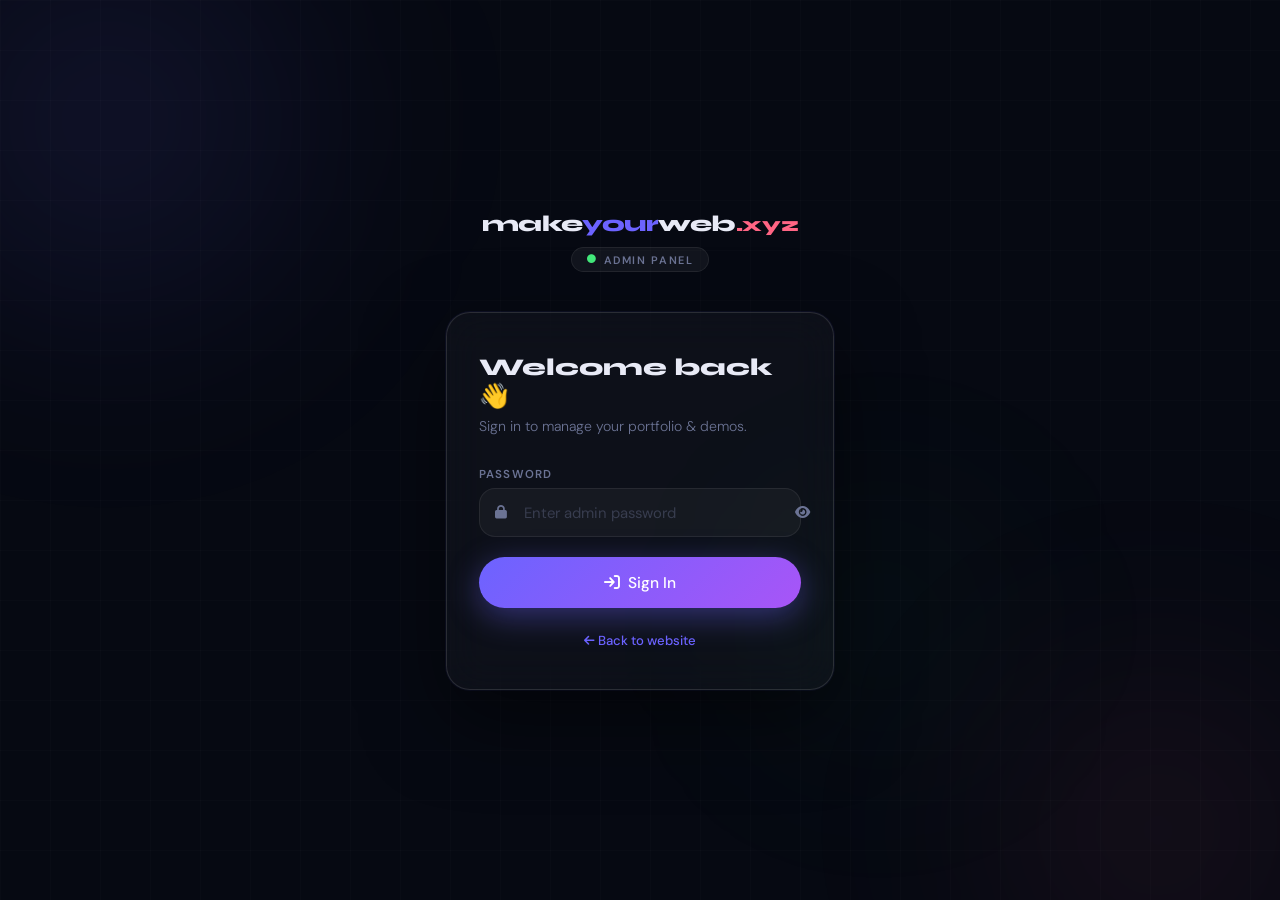
<file: admin/index.html>
<!DOCTYPE html>
<html lang="en">
<head>
  <meta charset="UTF-8"/>
  <meta name="viewport" content="width=device-width, initial-scale=1.0"/>
  <title>Admin Login — MakeYourWeb</title>
  <link rel="preconnect" href="https://fonts.googleapis.com"/>
  <link href="https://fonts.googleapis.com/css2?family=Syne:wght@400;700;800&family=DM+Sans:wght@300;400;500&display=swap" rel="stylesheet"/>
  <link rel="stylesheet" href="https://cdnjs.cloudflare.com/ajax/libs/font-awesome/6.5.0/css/all.min.css"/>
  <style>
    :root{
      --bg:#060912;--bg2:#080d1a;
      --acc:#6c63ff;--acc2:#ff6584;--acc3:#43e97b;
      --glass:rgba(255,255,255,.035);
      --border:rgba(255,255,255,.07);--border2:rgba(255,255,255,.12);
      --text:#e8eaf6;--muted:#6b7394;
      --fh:'Syne',sans-serif;--fb:'DM Sans',sans-serif;
      --r:16px;--r2:24px;--ease:cubic-bezier(.4,0,.2,1);
    }
    *,*::before,*::after{box-sizing:border-box;margin:0;padding:0;}
    html{scroll-behavior:smooth;}
    body{
      background:var(--bg);color:var(--text);
      font-family:var(--fb);font-weight:300;
      min-height:100vh;display:flex;
      align-items:center;justify-content:center;
      overflow:hidden;position:relative;
    }

    /* BG orbs */
    .orb{position:fixed;border-radius:50%;filter:blur(100px);pointer-events:none;z-index:0;}
    .o1{width:600px;height:600px;background:radial-gradient(circle,rgba(108,99,255,.15),transparent 65%);top:-20%;left:-15%;}
    .o2{width:500px;height:500px;background:radial-gradient(circle,rgba(255,101,132,.1),transparent 65%);bottom:-20%;right:-10%;}
    .o3{width:350px;height:350px;background:radial-gradient(circle,rgba(67,233,123,.07),transparent 65%);top:50%;left:55%;}

    /* Grid noise texture */
    body::before{
      content:'';position:fixed;inset:0;
      background-image:
        linear-gradient(rgba(255,255,255,.015) 1px,transparent 1px),
        linear-gradient(90deg,rgba(255,255,255,.015) 1px,transparent 1px);
      background-size:50px 50px;z-index:0;pointer-events:none;
    }

    .login-wrap{
      position:relative;z-index:1;
      width:100%;max-width:420px;
      padding:1rem;
    }

    /* Logo */
    .adm-logo{
      text-align:center;margin-bottom:2.5rem;
    }
    .adm-logo a{
      font-family:var(--fh);font-size:1.4rem;font-weight:800;
      letter-spacing:-.02em;color:var(--text);text-decoration:none;
    }
    .adm-logo a span{color:var(--acc);}
    .adm-logo a em{font-style:normal;color:var(--acc2);font-size:.9em;}
    .adm-badge{
      display:inline-flex;align-items:center;gap:.4rem;
      font-size:.68rem;font-weight:600;letter-spacing:.15em;text-transform:uppercase;
      color:var(--muted);background:rgba(255,255,255,.05);
      border:1px solid var(--border);padding:.3rem .9rem;
      border-radius:100px;margin-top:.6rem;
    }
    .adm-badge i{color:var(--acc3);font-size:.55rem;}

    /* Card */
    .login-card{
      background:rgba(255,255,255,.03);
      border:1px solid var(--border2);
      border-radius:var(--r2);
      padding:2.5rem 2rem;
      backdrop-filter:blur(20px);
      box-shadow:0 30px 80px rgba(0,0,0,.5),0 0 0 1px rgba(108,99,255,.08);
    }
    .login-card h1{
      font-family:var(--fh);font-size:1.5rem;font-weight:800;
      margin-bottom:.35rem;
    }
    .login-card p{font-size:.88rem;color:var(--muted);margin-bottom:2rem;}

    /* Form */
    .lf-group{margin-bottom:1.25rem;display:flex;flex-direction:column;gap:.4rem;}
    .lf-group label{
      font-size:.72rem;font-weight:600;text-transform:uppercase;
      letter-spacing:.1em;color:var(--muted);
    }
    .lf-input-wrap{position:relative;}
    .lf-input-wrap i{
      position:absolute;left:1rem;top:50%;transform:translateY(-50%);
      color:var(--muted);font-size:.85rem;pointer-events:none;
    }
    .lf-input-wrap input{
      width:100%;background:rgba(255,255,255,.04);
      border:1px solid var(--border);border-radius:var(--r);
      padding:.85rem 1rem .85rem 2.75rem;
      color:var(--text);font-family:var(--fb);font-size:.93rem;
      outline:none;transition:border-color .25s,box-shadow .25s,background .25s;
      -webkit-appearance:none;
    }
    .lf-input-wrap input:focus{
      border-color:rgba(108,99,255,.55);
      box-shadow:0 0 0 3px rgba(108,99,255,.1);
      background:rgba(108,99,255,.03);
    }
    .lf-input-wrap input::placeholder{color:rgba(107,115,148,.4);}

    /* Toggle password */
    .pwd-toggle{
      position:absolute;right:1rem;top:50%;transform:translateY(-50%);
      background:none;border:none;color:var(--muted);cursor:pointer;
      font-size:.85rem;padding:.2rem;
      transition:color .2s;
    }
    .pwd-toggle:hover{color:var(--text);}

    /* Error */
    .lf-error{
      display:none;background:rgba(255,101,132,.08);
      border:1px solid rgba(255,101,132,.3);color:var(--acc2);
      padding:.75rem 1rem;border-radius:var(--r);
      font-size:.85rem;margin-bottom:1.2rem;
      align-items:center;gap:.6rem;
    }
    .lf-error.show{display:flex;}

    /* Submit */
    .btn-login{
      width:100%;padding:.95rem;border-radius:100px;
      background:linear-gradient(135deg,#6c63ff,#a855f7);
      color:#fff;font-family:var(--fb);font-size:.97rem;font-weight:500;
      border:none;cursor:pointer;
      box-shadow:0 8px 32px rgba(108,99,255,.4);
      transition:transform .3s cubic-bezier(.34,1.56,.64,1),box-shadow .3s,opacity .2s;
      display:flex;align-items:center;justify-content:center;gap:.6rem;
      position:relative;overflow:hidden;
    }
    .btn-login:hover{transform:translateY(-2px);box-shadow:0 16px 48px rgba(108,99,255,.55);}
    .btn-login:active{transform:scale(.98);}
    .btn-login.loading{opacity:.7;pointer-events:none;}
    .btn-login .spin{display:none;animation:spin .7s linear infinite;}
    .btn-login.loading .spin{display:inline-block;}
    .btn-login.loading .btn-text{display:none;}
    @keyframes spin{to{transform:rotate(360deg);}}

    /* Back link */
    .back-link{
      text-align:center;margin-top:1.5rem;
      font-size:.82rem;color:var(--muted);
    }
    .back-link a{
      color:var(--acc);transition:opacity .2s;
      text-decoration:none;font-weight:500;
    }
    .back-link a:hover{opacity:.75;}

    @media(max-width:480px){
      .login-card{padding:2rem 1.5rem;}
    }
  </style>
</head>
<body>
  <div class="orb o1"></div>
  <div class="orb o2"></div>
  <div class="orb o3"></div>

  <div class="login-wrap">
    <div class="adm-logo">
      <a href="../index.html">make<span>your</span>web<em>.xyz</em></a><br/>
      <span class="adm-badge"><i class="fas fa-circle"></i> Admin Panel</span>
    </div>

    <div class="login-card">
      <h1>Welcome back 👋</h1>
      <p>Sign in to manage your portfolio &amp; demos.</p>

      <div class="lf-error" id="lfError">
        <i class="fas fa-exclamation-circle"></i>
        <span id="lfErrorMsg">Incorrect password. Try again.</span>
      </div>

      <div class="lf-group">
        <label for="adminPass">Password</label>
        <div class="lf-input-wrap">
          <i class="fas fa-lock"></i>
          <input type="password" id="adminPass" placeholder="Enter admin password" autocomplete="current-password"/>
          <button class="pwd-toggle" type="button" id="pwdToggle" aria-label="Toggle password visibility">
            <i class="fas fa-eye" id="pwdIcon"></i>
          </button>
        </div>
      </div>

      <button class="btn-login" id="loginBtn" type="button">
        <i class="fas fa-spinner spin"></i>
        <span class="btn-text"><i class="fas fa-arrow-right-to-bracket"></i>&nbsp; Sign In</span>
      </button>

      <div class="back-link">
        <a href="../index.html"><i class="fas fa-arrow-left" style="font-size:.75rem"></i> Back to website</a>
      </div>
    </div>
  </div>

  <script>
    // ── CONFIG ──
    // Change this password to whatever you want!
    const ADMIN_PASSWORD = 'makeyourweb2025';
    const SESSION_KEY    = 'myw_admin_auth';

    // If already logged in, go straight to dashboard
    if (sessionStorage.getItem(SESSION_KEY) === 'true') {
      window.location.href = 'dashboard.html';
    }

    const btn      = document.getElementById('loginBtn');
    const input    = document.getElementById('adminPass');
    const errBox   = document.getElementById('lfError');
    const errMsg   = document.getElementById('lfErrorMsg');
    const pwdToggle= document.getElementById('pwdToggle');
    const pwdIcon  = document.getElementById('pwdIcon');

    // Toggle password visibility
    pwdToggle.addEventListener('click', () => {
      const isText = input.type === 'text';
      input.type = isText ? 'password' : 'text';
      pwdIcon.className = isText ? 'fas fa-eye' : 'fas fa-eye-slash';
    });

    // Login
    function doLogin() {
      errBox.classList.remove('show');
      const val = input.value.trim();

      if (!val) {
        errMsg.textContent = 'Please enter your password.';
        errBox.classList.add('show');
        input.focus();
        return;
      }

      btn.classList.add('loading');

      setTimeout(() => {
        if (val === ADMIN_PASSWORD) {
          sessionStorage.setItem(SESSION_KEY, 'true');
          window.location.href = 'dashboard.html';
        } else {
          btn.classList.remove('loading');
          errMsg.textContent = 'Incorrect password. Please try again.';
          errBox.classList.add('show');
          input.value = '';
          input.focus();
          // Shake animation
          input.style.animation = 'none';
          input.offsetHeight; // reflow
          input.style.animation = 'shake .4s ease';
        }
      }, 700);
    }

    btn.addEventListener('click', doLogin);
    input.addEventListener('keydown', e => { if (e.key === 'Enter') doLogin(); });

    // Shake keyframe
    const style = document.createElement('style');
    style.textContent = '@keyframes shake{0%,100%{transform:translateX(0);}20%,60%{transform:translateX(-8px);}40%,80%{transform:translateX(8px);}}';
    document.head.appendChild(style);
  </script>
</body>
</html>
</file>
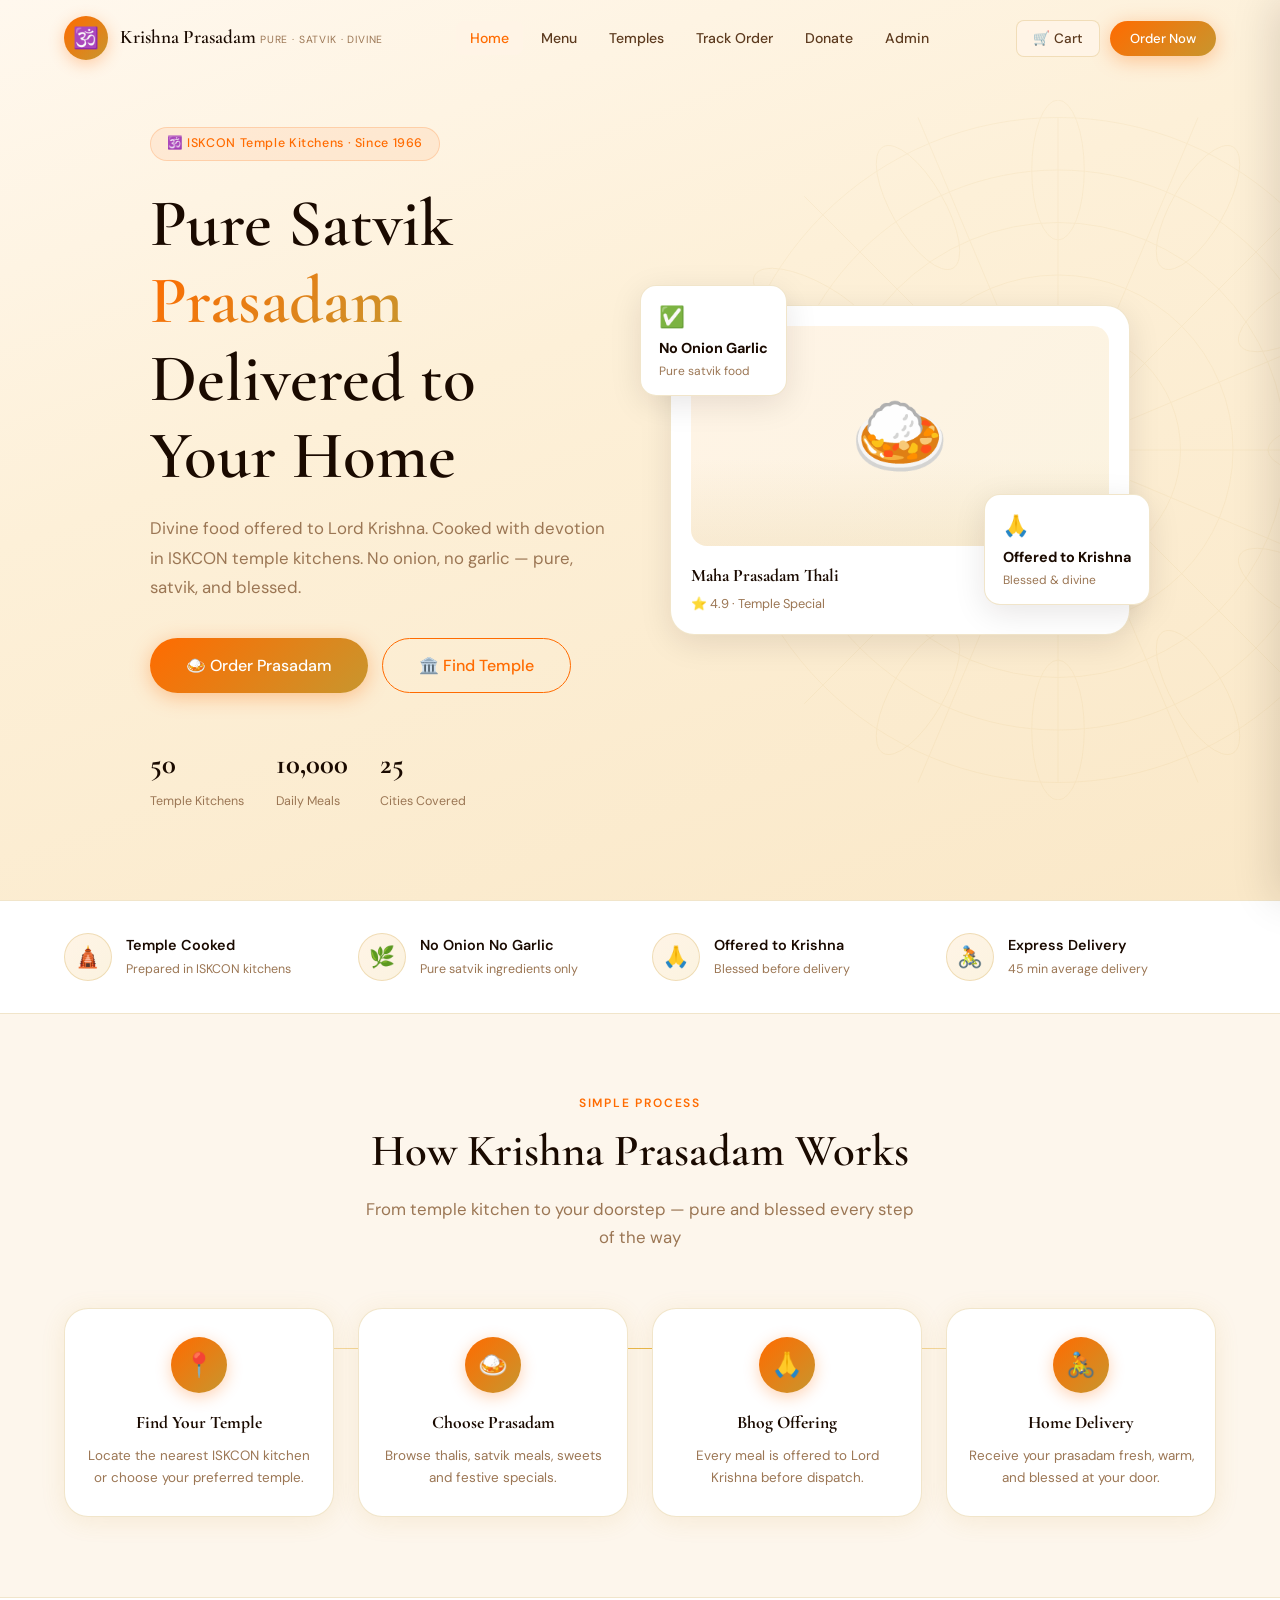
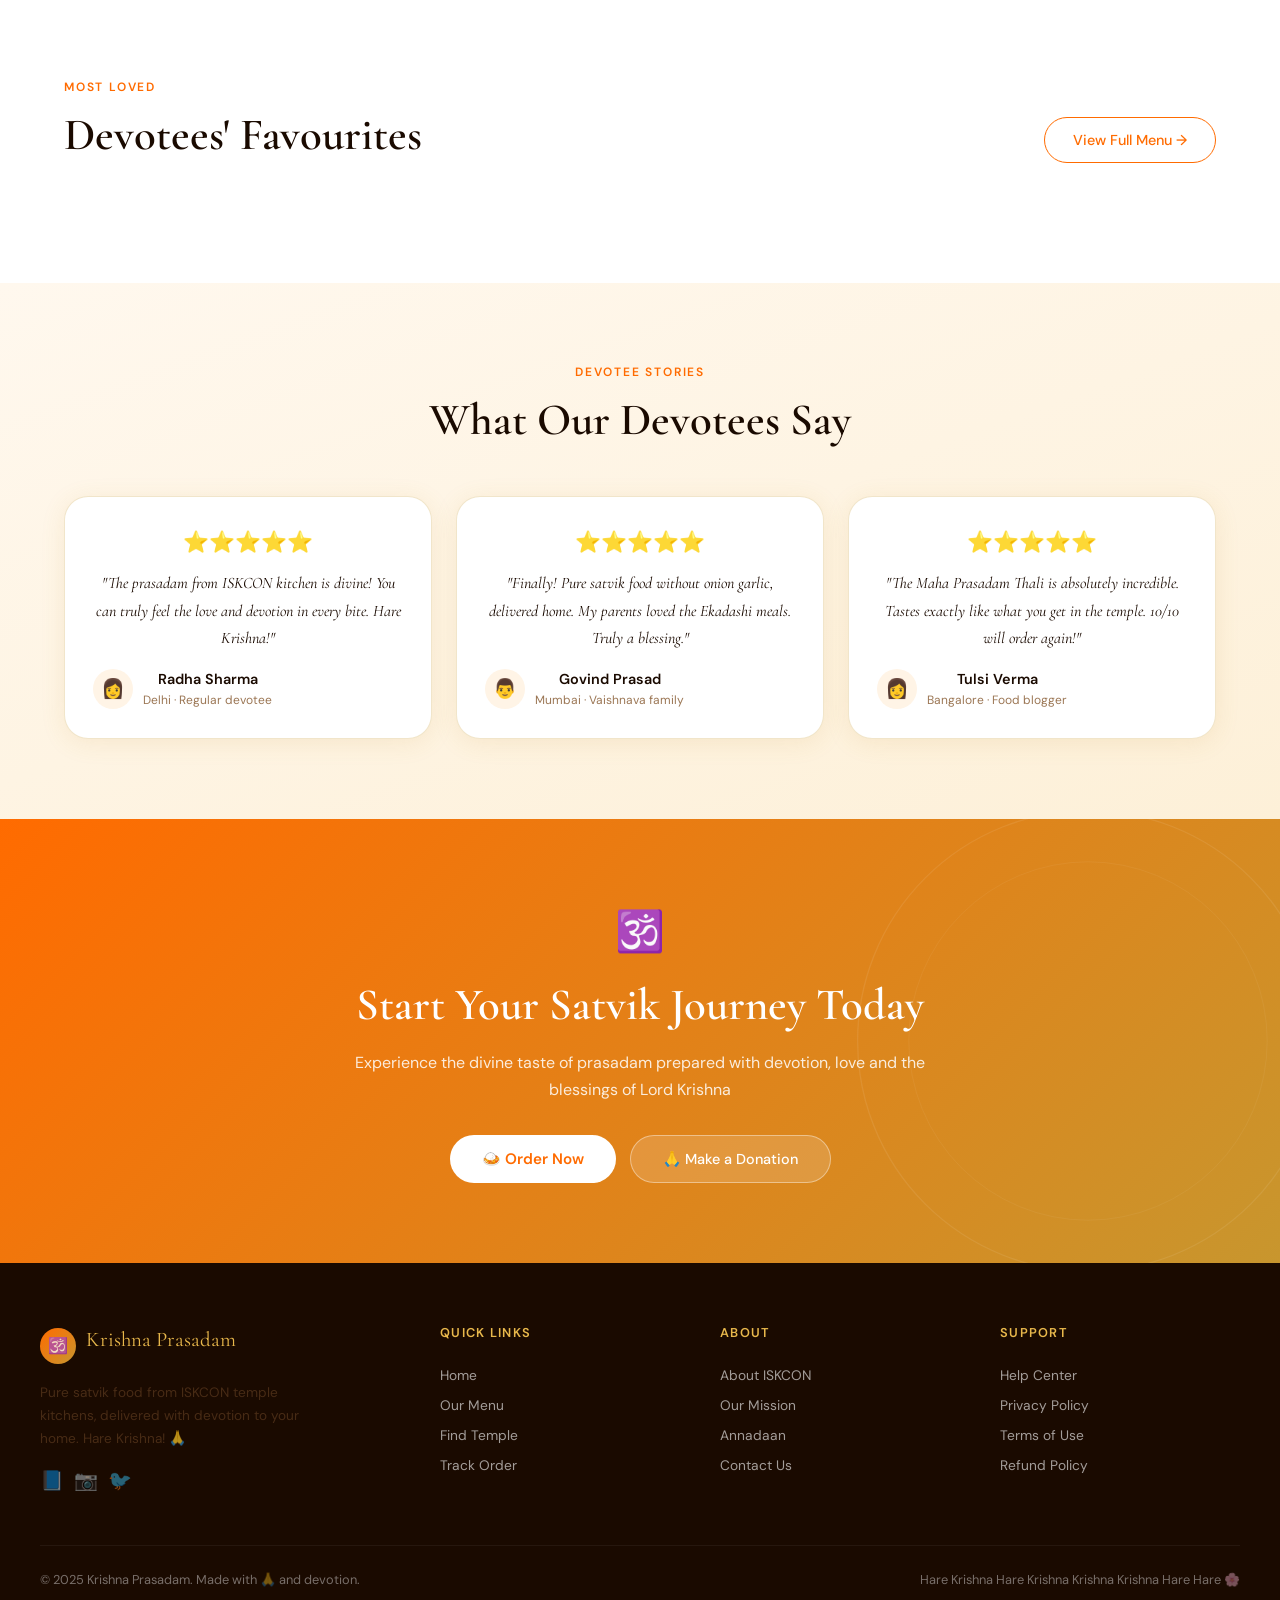
<file: demos/isckon-project/index.html>
<!DOCTYPE html>
<html lang="en">
<head>
  <meta charset="UTF-8">
  <meta name="viewport" content="width=device-width, initial-scale=1.0">
  <title>Krishna Prasadam — Pure Satvik Food, Delivered with Devotion</title>
  <meta name="description" content="Order pure satvik prasadam from ISKCON temple kitchens. No onion, no garlic. Offered to Lord Krishna, delivered to your home.">
  <meta name="theme-color" content="#FF6B00">
  <link rel="icon" href="data:image/svg+xml,<svg xmlns='http://www.w3.org/2000/svg' viewBox='0 0 100 100'><text y='.9em' font-size='90'>🕉️</text></svg>">
  <link rel="preconnect" href="https://fonts.googleapis.com">
  <link rel="preconnect" href="https://fonts.gstatic.com" crossorigin>
  <link rel="stylesheet" href="css/main.css">
</head>
<body>

<!-- ===== LOADING SCREEN ===== -->
<div id="loading-screen">
  <div class="loader-icon">🕉️</div>
  <p class="loader-text">Hare Krishna</p>
  <div class="loader-dots"><span></span><span></span><span></span></div>
</div>

<!-- ===== TOAST CONTAINER ===== -->
<div class="toast-container" id="toast-container"></div>

<!-- ===== CART OVERLAY ===== -->
<div class="cart-overlay" id="cart-overlay" onclick="closeCart()"></div>

<!-- ===== NAVBAR ===== -->
<nav id="navbar">
  <div class="nav-inner">
    <a class="nav-logo" href="#" onclick="showPage('home')">
      <div class="logo-icon">🕉️</div>
      <div class="logo-text">
        <span class="brand">Krishna Prasadam</span>
        <span class="tagline">Pure · Satvik · Divine</span>
      </div>
    </a>

    <ul class="nav-links">
      <li><a href="#" data-page="home" onclick="showPage('home')">Home</a></li>
      <li><a href="#" data-page="menu" onclick="showPage('menu')">Menu</a></li>
      <li><a href="#" data-page="temples" onclick="showPage('temples')">Temples</a></li>
      <li><a href="#" data-page="tracking" onclick="showPage('tracking')">Track Order</a></li>
      <li><a href="#" data-page="donate" onclick="showPage('donate')">Donate</a></li>
      <li><a href="#" data-page="admin" onclick="showPage('admin')">Admin</a></li>
    </ul>

    <div class="nav-actions">
      <button class="cart-btn" onclick="openCart()">
        🛒 Cart
        <span class="cart-badge" id="cart-badge" style="display:none">0</span>
      </button>
      <button class="btn btn-primary btn-sm" onclick="showPage('menu')">Order Now</button>
    </div>

    <button class="hamburger" id="hamburger" aria-label="Menu">
      <span></span><span></span><span></span>
    </button>
  </div>
</nav>

<!-- ===== MOBILE NAV ===== -->
<div class="mobile-nav" id="mobile-nav">
  <a href="#" onclick="showPage('home');document.getElementById('mobile-nav').classList.remove('open')">🏠 Home</a>
  <a href="#" onclick="showPage('menu');document.getElementById('mobile-nav').classList.remove('open')">🍛 Menu</a>
  <a href="#" onclick="showPage('temples');document.getElementById('mobile-nav').classList.remove('open')">🏛️ Find Temple</a>
  <a href="#" onclick="showPage('tracking');document.getElementById('mobile-nav').classList.remove('open')">📍 Track Order</a>
  <a href="#" onclick="showPage('donate');document.getElementById('mobile-nav').classList.remove('open')">🙏 Donate</a>
  <a href="#" onclick="showPage('admin');document.getElementById('mobile-nav').classList.remove('open')">⚙️ Admin Panel</a>
  <a href="#" onclick="openCart();document.getElementById('mobile-nav').classList.remove('open')">🛒 Cart (<span id="cart-count">0</span>)</a>
</div>

<!-- ===== CART SIDEBAR ===== -->
<aside id="cart-sidebar">
  <div class="cart-header">
    <h3>🛒 Your Cart</h3>
    <button class="close-cart" onclick="closeCart()">✕</button>
  </div>
  <div class="cart-body" id="cart-items">
    <div class="cart-empty">
      <span class="icon">🛒</span>
      <p>Your cart is empty.<br>Discover our divine prasadam.</p>
    </div>
  </div>
  <div class="cart-footer" id="cart-total-row" style="display:none">
    <div class="cart-totals">
      <div class="cart-row"><span>Subtotal</span><span id="cart-subtotal">₹0</span></div>
      <div class="cart-row"><span>Delivery</span><span id="cart-delivery">₹30</span></div>
      <div class="cart-row total"><span>Total</span><span id="cart-grand">₹0</span></div>
    </div>
    <button class="btn btn-primary" style="width:100%" onclick="closeCart();showPage('checkout')">Proceed to Checkout →</button>
  </div>
</aside>

<!-- ===== MODALS ===== -->

<!-- Order Success Modal -->
<div class="modal-overlay" id="order-success-modal">
  <div class="modal">
    <span class="modal-icon">🙏</span>
    <h3>Hare Krishna!</h3>
    <p>Your prasadam order has been placed successfully!<br>
    <strong id="success-order-id" style="color:var(--saffron)"></strong></p>
    <p style="font-size:0.82rem;margin-bottom:24px">May Lord Krishna bless you with good health and peace. 🌸</p>
    <div style="display:flex;gap:12px;justify-content:center;flex-wrap:wrap">
      <button class="btn btn-primary" onclick="startTracking(document.getElementById('success-order-id').textContent)">Track Order 📍</button>
      <button class="btn btn-outline" onclick="document.getElementById('order-success-modal').classList.remove('open');showPage('home')">Back to Home</button>
    </div>
  </div>
</div>

<!-- Donate Modal -->
<div class="modal-overlay" id="donate-modal">
  <div class="modal">
    <span class="modal-icon">🙏</span>
    <h3>Support the Cause</h3>
    <p id="donate-cause" style="color:var(--saffron);font-weight:600;margin-bottom:8px"></p>
    <p>Enter your donation amount below. Every rupee feeds a soul in need.</p>
    <div style="margin:20px 0">
      <div style="display:flex;gap:10px;justify-content:center;flex-wrap:wrap;margin-bottom:16px">
        <button class="btn btn-outline btn-sm" onclick="setDonation(50)">₹50</button>
        <button class="btn btn-outline btn-sm" onclick="setDonation(100)">₹100</button>
        <button class="btn btn-outline btn-sm" onclick="setDonation(500)">₹500</button>
        <button class="btn btn-outline btn-sm" onclick="setDonation(1000)">₹1000</button>
      </div>
      <input type="number" id="donation-amount" placeholder="Or enter custom amount (₹)" style="padding:12px 16px;border:1.5px solid rgba(200,150,46,0.3);border-radius:40px;width:100%;font-family:var(--font-sans);font-size:0.9rem;outline:none;background:var(--cream);text-align:center">
    </div>
    <div style="display:flex;gap:12px;justify-content:center">
      <button class="btn btn-primary" onclick="processDonation()">Donate with Razorpay 💳</button>
      <button class="btn btn-outline" onclick="document.getElementById('donate-modal').classList.remove('open')">Cancel</button>
    </div>
  </div>
</div>

<!-- ======================== -->
<!--     PAGE SECTIONS        -->
<!-- ======================== -->

<!-- ===== HOME PAGE ===== -->
<section id="page-home" class="page-section active">

  <!-- HERO -->
  <div id="hero">
    <!-- Background Mandala SVG -->
    <svg class="hero-mandala" viewBox="0 0 400 400" xmlns="http://www.w3.org/2000/svg">
      <g fill="none" stroke="#C8962E" stroke-width="0.5">
        <circle cx="200" cy="200" r="190"/>
        <circle cx="200" cy="200" r="160"/>
        <circle cx="200" cy="200" r="130"/>
        <circle cx="200" cy="200" r="100"/>
        <circle cx="200" cy="200" r="70"/>
        <circle cx="200" cy="200" r="40"/>
        <!-- Petals -->
        <ellipse cx="200" cy="40" rx="15" ry="40" transform="rotate(0 200 200)"/>
        <ellipse cx="200" cy="40" rx="15" ry="40" transform="rotate(30 200 200)"/>
        <ellipse cx="200" cy="40" rx="15" ry="40" transform="rotate(60 200 200)"/>
        <ellipse cx="200" cy="40" rx="15" ry="40" transform="rotate(90 200 200)"/>
        <ellipse cx="200" cy="40" rx="15" ry="40" transform="rotate(120 200 200)"/>
        <ellipse cx="200" cy="40" rx="15" ry="40" transform="rotate(150 200 200)"/>
        <ellipse cx="200" cy="40" rx="15" ry="40" transform="rotate(180 200 200)"/>
        <ellipse cx="200" cy="40" rx="15" ry="40" transform="rotate(210 200 200)"/>
        <ellipse cx="200" cy="40" rx="15" ry="40" transform="rotate(240 200 200)"/>
        <ellipse cx="200" cy="40" rx="15" ry="40" transform="rotate(270 200 200)"/>
        <ellipse cx="200" cy="40" rx="15" ry="40" transform="rotate(300 200 200)"/>
        <ellipse cx="200" cy="40" rx="15" ry="40" transform="rotate(330 200 200)"/>
        <!-- Lines -->
        <line x1="200" y1="10" x2="200" y2="390"/>
        <line x1="10" y1="200" x2="390" y2="200"/>
        <line x1="55" y1="55" x2="345" y2="345"/>
        <line x1="345" y1="55" x2="55" y2="345"/>
        <line x1="10" y1="120" x2="390" y2="280"/>
        <line x1="10" y1="280" x2="390" y2="120"/>
        <line x1="120" y1="10" x2="280" y2="390"/>
        <line x1="280" y1="10" x2="120" y2="390"/>
      </g>
    </svg>

    <div class="hero-content">
      <div class="hero-text">
        <div class="hero-badge">🕉️ ISKCON Temple Kitchens · Since 1966</div>
        <h1 class="hero-title">
          Pure Satvik<br>
          <span>Prasadam</span><br>
          Delivered to<br>Your Home
        </h1>
        <p class="hero-subtitle">
          Divine food offered to Lord Krishna. Cooked with devotion in ISKCON temple kitchens. No onion, no garlic — pure, satvik, and blessed.
        </p>
        <div class="hero-actions">
          <button class="btn btn-primary btn-lg" onclick="showPage('menu')">
            🍛 Order Prasadam
          </button>
          <button class="btn btn-outline btn-lg" onclick="showPage('temples')">
            🏛️ Find Temple
          </button>
        </div>
        <div class="hero-stats">
          <div class="stat-item">
            <span class="num" data-count="50">50</span>
            <span class="label">Temple Kitchens</span>
          </div>
          <div class="stat-item">
            <span class="num" data-count="10000">10,000</span>
            <span class="label">Daily Meals</span>
          </div>
          <div class="stat-item">
            <span class="num" data-count="25">25</span>
            <span class="label">Cities Covered</span>
          </div>
        </div>
      </div>

      <div class="hero-visual">
        <div class="hero-card-stack">
          <div class="mini-card top-left">
            <span class="icon">✅</span>
            <strong>No Onion Garlic</strong>
            <span>Pure satvik food</span>
          </div>
          <div class="floating-card main-food-card">
            <div class="food-card-img">🍛</div>
            <div style="display:flex;justify-content:space-between;align-items:center">
              <div class="food-card-info">
                <h4>Maha Prasadam Thali</h4>
                <p>⭐ 4.9 · Temple Special</p>
              </div>
              <div class="food-card-price">₹180</div>
            </div>
          </div>
          <div class="mini-card bottom-right">
            <span class="icon">🙏</span>
            <strong>Offered to Krishna</strong>
            <span>Blessed & divine</span>
          </div>
        </div>
      </div>
    </div>
  </div>

  <!-- FEATURES STRIP -->
  <div class="features-strip">
    <div class="features-grid">
      <div class="feature-item">
        <div class="feature-icon">🛕</div>
        <div class="feature-text">
          <div class="title">Temple Cooked</div>
          <div class="desc">Prepared in ISKCON kitchens</div>
        </div>
      </div>
      <div class="feature-item">
        <div class="feature-icon">🌿</div>
        <div class="feature-text">
          <div class="title">No Onion No Garlic</div>
          <div class="desc">Pure satvik ingredients only</div>
        </div>
      </div>
      <div class="feature-item">
        <div class="feature-icon">🙏</div>
        <div class="feature-text">
          <div class="title">Offered to Krishna</div>
          <div class="desc">Blessed before delivery</div>
        </div>
      </div>
      <div class="feature-item">
        <div class="feature-icon">🚴</div>
        <div class="feature-text">
          <div class="title">Express Delivery</div>
          <div class="desc">45 min average delivery</div>
        </div>
      </div>
    </div>
  </div>

  <!-- HOW IT WORKS -->
  <div class="section-pad" style="background:var(--cream)">
    <div class="container text-center">
      <span class="section-label">Simple Process</span>
      <h2 class="section-title">How Krishna Prasadam Works</h2>
      <p class="section-subtitle" style="margin:0 auto">From temple kitchen to your doorstep — pure and blessed every step of the way</p>

      <div class="how-steps stagger">
        <div class="step-card">
          <div class="step-num">📍</div>
          <h4>Find Your Temple</h4>
          <p>Locate the nearest ISKCON kitchen or choose your preferred temple.</p>
        </div>
        <div class="step-card">
          <div class="step-num">🍛</div>
          <h4>Choose Prasadam</h4>
          <p>Browse thalis, satvik meals, sweets and festive specials.</p>
        </div>
        <div class="step-card">
          <div class="step-num">🙏</div>
          <h4>Bhog Offering</h4>
          <p>Every meal is offered to Lord Krishna before dispatch.</p>
        </div>
        <div class="step-card">
          <div class="step-num">🚴</div>
          <h4>Home Delivery</h4>
          <p>Receive your prasadam fresh, warm, and blessed at your door.</p>
        </div>
      </div>
    </div>
  </div>

  <!-- FEATURED ITEMS PREVIEW -->
  <div class="section-pad" style="background:var(--white);border-top:var(--border-gold)">
    <div class="container">
      <div style="display:flex;justify-content:space-between;align-items:flex-end;flex-wrap:wrap;gap:16px;margin-bottom:40px">
        <div>
          <span class="section-label">Most Loved</span>
          <h2 class="section-title" style="margin-bottom:0">Devotees' Favourites</h2>
        </div>
        <button class="btn btn-outline" onclick="showPage('menu')">View Full Menu →</button>
      </div>
      <div style="display:grid;grid-template-columns:repeat(auto-fill,minmax(280px,1fr));gap:24px" id="featured-preview">
        <!-- Filled by JS -->
      </div>
    </div>
  </div>

  <!-- TESTIMONIALS -->
  <div class="section-pad" style="background:linear-gradient(160deg,#FFF8EE,#FDF0D8)">
    <div class="container text-center">
      <span class="section-label">Devotee Stories</span>
      <h2 class="section-title">What Our Devotees Say</h2>
      <div style="display:grid;grid-template-columns:repeat(auto-fill,minmax(280px,1fr));gap:24px;margin-top:48px" class="stagger">
        <div style="background:var(--white);border-radius:var(--radius-lg);padding:28px;border:var(--border-gold);box-shadow:var(--shadow-soft)">
          <div style="font-size:1.3rem;margin-bottom:12px">⭐⭐⭐⭐⭐</div>
          <p style="font-style:italic;font-family:var(--font-serif);font-size:1rem;color:var(--text-dark);margin-bottom:16px;line-height:1.7">"The prasadam from ISKCON kitchen is divine! You can truly feel the love and devotion in every bite. Hare Krishna!"</p>
          <div style="display:flex;align-items:center;gap:10px">
            <div style="width:40px;height:40px;background:var(--saffron-pale);border-radius:50%;display:flex;align-items:center;justify-content:center;font-size:1.2rem">👩</div>
            <div>
              <div style="font-weight:600;font-size:0.9rem;color:var(--text-dark)">Radha Sharma</div>
              <div style="font-size:0.75rem;color:var(--text-light)">Delhi · Regular devotee</div>
            </div>
          </div>
        </div>
        <div style="background:var(--white);border-radius:var(--radius-lg);padding:28px;border:var(--border-gold);box-shadow:var(--shadow-soft)">
          <div style="font-size:1.3rem;margin-bottom:12px">⭐⭐⭐⭐⭐</div>
          <p style="font-style:italic;font-family:var(--font-serif);font-size:1rem;color:var(--text-dark);margin-bottom:16px;line-height:1.7">"Finally! Pure satvik food without onion garlic, delivered home. My parents loved the Ekadashi meals. Truly a blessing."</p>
          <div style="display:flex;align-items:center;gap:10px">
            <div style="width:40px;height:40px;background:var(--saffron-pale);border-radius:50%;display:flex;align-items:center;justify-content:center;font-size:1.2rem">👨</div>
            <div>
              <div style="font-weight:600;font-size:0.9rem;color:var(--text-dark)">Govind Prasad</div>
              <div style="font-size:0.75rem;color:var(--text-light)">Mumbai · Vaishnava family</div>
            </div>
          </div>
        </div>
        <div style="background:var(--white);border-radius:var(--radius-lg);padding:28px;border:var(--border-gold);box-shadow:var(--shadow-soft)">
          <div style="font-size:1.3rem;margin-bottom:12px">⭐⭐⭐⭐⭐</div>
          <p style="font-style:italic;font-family:var(--font-serif);font-size:1rem;color:var(--text-dark);margin-bottom:16px;line-height:1.7">"The Maha Prasadam Thali is absolutely incredible. Tastes exactly like what you get in the temple. 10/10 will order again!"</p>
          <div style="display:flex;align-items:center;gap:10px">
            <div style="width:40px;height:40px;background:var(--saffron-pale);border-radius:50%;display:flex;align-items:center;justify-content:center;font-size:1.2rem">👩</div>
            <div>
              <div style="font-weight:600;font-size:0.9rem;color:var(--text-dark)">Tulsi Verma</div>
              <div style="font-size:0.75rem;color:var(--text-light)">Bangalore · Food blogger</div>
            </div>
          </div>
        </div>
      </div>
    </div>
  </div>

  <!-- CTA SECTION -->
  <div style="background:linear-gradient(135deg,var(--saffron),var(--gold));padding:80px 24px;text-align:center;position:relative;overflow:hidden">
    <svg style="position:absolute;opacity:0.08;right:-5%;top:50%;transform:translateY(-50%);width:40vw;animation:slowspin 40s linear infinite" viewBox="0 0 400 400" xmlns="http://www.w3.org/2000/svg">
      <circle cx="200" cy="200" r="180" fill="none" stroke="white" stroke-width="1"/>
      <circle cx="200" cy="200" r="140" fill="none" stroke="white" stroke-width="0.5"/>
    </svg>
    <div style="position:relative;z-index:1;max-width:600px;margin:0 auto">
      <div style="font-size:2.5rem;margin-bottom:16px">🕉️</div>
      <h2 style="font-family:var(--font-serif);font-size:clamp(1.8rem,4vw,2.8rem);color:white;margin-bottom:16px">Start Your Satvik Journey Today</h2>
      <p style="color:rgba(255,255,255,0.85);font-size:1rem;margin-bottom:32px;line-height:1.7">Experience the divine taste of prasadam prepared with devotion, love and the blessings of Lord Krishna</p>
      <div style="display:flex;gap:14px;justify-content:center;flex-wrap:wrap">
        <button class="btn" style="background:white;color:var(--saffron);padding:14px 32px;font-size:0.95rem;font-weight:600" onclick="showPage('menu')">🍛 Order Now</button>
        <button class="btn" style="background:rgba(255,255,255,0.15);color:white;border:1.5px solid rgba(255,255,255,0.4);padding:14px 32px" onclick="showPage('donate')">🙏 Make a Donation</button>
      </div>
    </div>
  </div>

  <!-- FOOTER -->
  <footer>
    <div class="footer-inner">
      <div class="footer-grid">
        <div class="footer-brand">
          <div style="display:flex;align-items:center;gap:10px;margin-bottom:12px">
            <div style="width:36px;height:36px;background:linear-gradient(135deg,var(--saffron),var(--gold));border-radius:50%;display:flex;align-items:center;justify-content:center;font-size:1rem">🕉️</div>
            <div class="brand-name">Krishna Prasadam</div>
          </div>
          <p>Pure satvik food from ISKCON temple kitchens, delivered with devotion to your home. Hare Krishna! 🙏</p>
          <div style="margin-top:16px;display:flex;gap:10px">
            <span style="font-size:1.2rem;cursor:pointer;opacity:0.7;transition:opacity 0.2s" onmouseover="this.style.opacity=1" onmouseout="this.style.opacity=0.7">📘</span>
            <span style="font-size:1.2rem;cursor:pointer;opacity:0.7;transition:opacity 0.2s" onmouseover="this.style.opacity=1" onmouseout="this.style.opacity=0.7">📷</span>
            <span style="font-size:1.2rem;cursor:pointer;opacity:0.7;transition:opacity 0.2s" onmouseover="this.style.opacity=1" onmouseout="this.style.opacity=0.7">🐦</span>
          </div>
        </div>
        <div class="footer-col">
          <h5>Quick Links</h5>
          <a href="#" onclick="showPage('home')">Home</a>
          <a href="#" onclick="showPage('menu')">Our Menu</a>
          <a href="#" onclick="showPage('temples')">Find Temple</a>
          <a href="#" onclick="showPage('tracking')">Track Order</a>
        </div>
        <div class="footer-col">
          <h5>About</h5>
          <a href="#">About ISKCON</a>
          <a href="#">Our Mission</a>
          <a href="#" onclick="showPage('donate')">Annadaan</a>
          <a href="#">Contact Us</a>
        </div>
        <div class="footer-col">
          <h5>Support</h5>
          <a href="#">Help Center</a>
          <a href="#">Privacy Policy</a>
          <a href="#">Terms of Use</a>
          <a href="#">Refund Policy</a>
        </div>
      </div>
      <div class="footer-bottom">
        <span>© 2025 Krishna Prasadam. Made with 🙏 and devotion.</span>
        <span>Hare Krishna Hare Krishna Krishna Krishna Hare Hare 🌸</span>
      </div>
    </div>
  </footer>

</section>

<!-- ===== MENU PAGE ===== -->
<section id="page-menu" class="page-section">
  <div class="menu-header">
    <div class="container">
      <span class="section-label">ISKCON Temple Kitchens</span>
      <h1 class="section-title">Our Divine Prasadam Menu</h1>
      <p class="section-subtitle" style="margin:0 auto">Pure satvik food, no onion no garlic, offered to Lord Krishna</p>
      <div id="category-tabs" class="category-tabs"></div>
    </div>
  </div>
  <div id="menu-grid" class="menu-grid stagger"></div>
</section>

<!-- ===== TEMPLES PAGE ===== -->
<section id="page-temples" class="page-section">
  <div class="temple-page">
    <span class="section-label">ISKCON Network</span>
    <div class="temple-search">
      <h2>Find Your Nearest Temple Kitchen</h2>
      <p>Discover ISKCON temple kitchens near you and order fresh prasadam</p>
      <div class="location-input-wrap">
        <input type="text" id="temple-search-input" placeholder="Search by city or temple name...">
        <button class="btn btn-primary" onclick="detectLocation()">📍 Detect Location</button>
      </div>
    </div>

    <!-- Map placeholder -->
    <div style="background:linear-gradient(135deg,var(--saffron-pale),var(--gold-pale));border-radius:var(--radius-lg);border:var(--border-gold);height:200px;display:flex;align-items:center;justify-content:center;margin-bottom:32px;overflow:hidden;position:relative">
      <svg style="position:absolute;opacity:0.05;width:100%;height:100%" viewBox="0 0 800 200" preserveAspectRatio="xMidYMid slice">
        <pattern id="grid" width="40" height="40" patternUnits="userSpaceOnUse">
          <path d="M 40 0 L 0 0 0 40" fill="none" stroke="#C8962E" stroke-width="1"/>
        </pattern>
        <rect width="100%" height="100%" fill="url(#grid)"/>
      </svg>
      <div style="text-align:center;z-index:1">
        <div style="font-size:2.5rem;margin-bottom:8px">🗺️</div>
        <p style="color:var(--text-light);font-size:0.9rem">Interactive map — Connect Google Maps API for live temple locations</p>
        <div style="display:flex;gap:12px;justify-content:center;margin-top:12px;flex-wrap:wrap">
          <span style="background:var(--white);border:var(--border-gold);padding:4px 12px;border-radius:20px;font-size:0.76rem;color:var(--text-mid)">🏛️ ISKCON Mumbai</span>
          <span style="background:var(--white);border:var(--border-gold);padding:4px 12px;border-radius:20px;font-size:0.76rem;color:var(--text-mid)">🏛️ ISKCON Delhi</span>
          <span style="background:var(--white);border:var(--border-gold);padding:4px 12px;border-radius:20px;font-size:0.76rem;color:var(--text-mid)">🏛️ ISKCON Vrindavan</span>
          <span style="background:var(--white);border:var(--border-gold);padding:4px 12px;border-radius:20px;font-size:0.76rem;color:var(--text-mid)">🏛️ ISKCON Bangalore</span>
        </div>
      </div>
    </div>

    <div class="temple-cards stagger" id="temple-list"></div>
  </div>
</section>

<!-- ===== CHECKOUT PAGE ===== -->
<section id="page-checkout" class="page-section">
  <div style="padding-top:76px;background:var(--cream);min-height:100vh">
    <div style="max-width:1100px;margin:0 auto;padding:32px 24px">
      <div style="margin-bottom:28px">
        <span class="section-label">Secure Checkout</span>
        <h2 style="font-family:var(--font-serif);font-size:2rem;color:var(--text-dark)">Complete Your Order</h2>
        <p style="color:var(--text-light)">Your prasadam is almost on its way! 🙏</p>
      </div>

      <div class="checkout-layout">
        <div>
          <!-- Delivery Info -->
          <div class="form-section">
            <h3>📦 Delivery Details</h3>
            <div class="form-grid">
              <div class="form-group">
                <label>Full Name *</label>
                <input type="text" id="checkout-name" placeholder="Your full name">
              </div>
              <div class="form-group">
                <label>Phone Number *</label>
                <input type="tel" placeholder="+91 98765 43210">
              </div>
              <div class="form-group form-full">
                <label>Delivery Address *</label>
                <input type="text" id="checkout-address" placeholder="House no, Street, Area">
              </div>
              <div class="form-group">
                <label>City</label>
                <input type="text" placeholder="City">
              </div>
              <div class="form-group">
                <label>PIN Code</label>
                <input type="text" placeholder="110001">
              </div>
              <div class="form-group form-full">
                <label>Delivery Instructions (optional)</label>
                <input type="text" placeholder="Ring bell twice, leave at door, etc.">
              </div>
            </div>
          </div>

          <!-- Payment -->
          <div class="form-section">
            <h3>💳 Payment Method</h3>
            <div class="payment-methods">
              <div class="payment-opt">
                <span class="pay-icon">💳</span>
                Razorpay
              </div>
              <div class="payment-opt">
                <span class="pay-icon">📱</span>
                UPI
              </div>
              <div class="payment-opt">
                <span class="pay-icon">💵</span>
                Cash on Delivery
              </div>
            </div>
            <!-- Mock Razorpay UI -->
            <div style="margin-top:20px;background:var(--cream);border-radius:var(--radius-md);padding:20px;border:var(--border-gold)">
              <div style="display:flex;align-items:center;gap:10px;margin-bottom:16px">
                <span style="font-size:1.2rem">🔒</span>
                <span style="font-size:0.85rem;color:var(--text-light)">Secured by <strong style="color:var(--text-dark)">Razorpay</strong> · 256-bit SSL encryption</span>
              </div>
              <div class="form-grid">
                <div class="form-group form-full">
                  <label>Card Number</label>
                  <input type="text" placeholder="4242 4242 4242 4242" maxlength="19" oninput="formatCard(this)">
                </div>
                <div class="form-group">
                  <label>Expiry</label>
                  <input type="text" placeholder="MM / YY" maxlength="7">
                </div>
                <div class="form-group">
                  <label>CVV</label>
                  <input type="text" placeholder="•••" maxlength="3">
                </div>
              </div>
            </div>
          </div>

          <button class="btn btn-primary btn-lg" id="pay-btn" style="width:100%;justify-content:center;font-size:1rem">
            🙏 Place Order & Pay
          </button>
        </div>

        <!-- Order Summary -->
        <div class="order-summary-sticky">
          <div class="summary-head">
            <h3>📋 Order Summary</h3>
          </div>
          <div class="summary-body" id="checkout-summary-items">
            <p style="color:var(--text-light);font-size:0.85rem">Add items from the menu to see summary</p>
          </div>
        </div>
      </div>
    </div>
  </div>
</section>

<!-- ===== TRACKING PAGE ===== -->
<section id="page-tracking" class="page-section">
  <div class="tracking-page">
    <span class="section-label">Live Update</span>
    <h2 style="font-family:var(--font-serif);font-size:2rem;color:var(--text-dark);margin-bottom:8px">Track Your Prasadam</h2>
    <p style="color:var(--text-light);margin-bottom:32px">Live order tracking — your divine meal is on its way 🙏</p>

    <div class="tracking-card">
      <div class="tracking-header">
        <h2>Order <span id="track-order-id">KP-XXXX</span></h2>
        <p>From ISKCON Temple Kitchen · Estimated: 30–45 minutes</p>
      </div>
      <div class="tracking-body">

        <!-- Progress Bar -->
        <div style="background:var(--cream-dark);border-radius:100px;height:6px;margin-bottom:32px;overflow:hidden">
          <div id="track-progress" style="height:100%;background:linear-gradient(90deg,var(--saffron),var(--gold));border-radius:100px;width:0%;transition:width 1s ease"></div>
        </div>

        <div class="track-steps">
          <div class="track-step active" id="step-placed">
            <div class="track-dot">✅</div>
            <h4>Order Placed</h4>
            <p>Your order has been received by the temple kitchen</p>
            <div class="time" id="step-placed-time"></div>
          </div>
          <div class="track-step pending" id="step-confirmed">
            <div class="track-dot">🕉️</div>
            <h4>Bhog Offered to Krishna</h4>
            <p>Your meal is being offered to Lord Krishna in the temple</p>
            <div class="time" id="step-confirmed-time"></div>
          </div>
          <div class="track-step pending" id="step-preparing">
            <div class="track-dot">👨‍🍳</div>
            <h4>Preparing Your Prasadam</h4>
            <p>Temple cooks are packaging your order with care</p>
            <div class="time" id="step-preparing-time"></div>
          </div>
          <div class="track-step pending" id="step-transit">
            <div class="track-dot">🚴</div>
            <h4>Out for Delivery</h4>
            <p>Your prasadam is on its way to your home</p>
            <div class="time" id="step-transit-time"></div>
          </div>
          <div class="track-step pending" id="step-delivered">
            <div class="track-dot">🏠</div>
            <h4>Delivered!</h4>
            <p>Hare Krishna! Enjoy your divine prasadam 🙏</p>
            <div class="time" id="step-delivered-time"></div>
          </div>
        </div>

        <div style="margin-top:32px;display:flex;gap:12px;flex-wrap:wrap">
          <button class="btn btn-primary" onclick="showPage('menu')">🍛 Order More</button>
          <button class="btn btn-outline" onclick="showToast('Support: +91 98765 43210', 'info')">📞 Contact Support</button>
        </div>
      </div>
    </div>

    <!-- Devotion Quote -->
    <div style="background:linear-gradient(135deg,var(--saffron-pale),var(--gold-pale));border-radius:var(--radius-lg);border:var(--border-gold);padding:28px;margin-top:24px;text-align:center">
      <p style="font-family:var(--font-serif);font-size:1.05rem;color:var(--text-dark);font-style:italic;line-height:1.7;margin-bottom:8px">"Whatever is offered to Me with devotion — a leaf, a flower, a fruit, or water — I will accept it."</p>
      <p style="font-size:0.8rem;color:var(--text-light)">— Bhagavad Gita 9.26, Sri Krishna</p>
    </div>
  </div>
</section>

<!-- ===== DONATION PAGE ===== -->
<section id="page-donate" class="page-section">
  <div style="padding-top:76px">
    <!-- Hero -->
    <div style="background:linear-gradient(160deg,#FFF8EE,#FDF0D8);padding:60px 24px;text-align:center">
      <div class="container">
        <span class="section-label">Seva & Service</span>
        <h1 style="font-family:var(--font-serif);font-size:clamp(2rem,4vw,3rem);color:var(--text-dark);margin-bottom:16px">Annadaan — The Greatest Charity</h1>
        <p style="color:var(--text-light);font-size:1rem;max-width:560px;margin:0 auto;line-height:1.7">
          In Vedic tradition, feeding the hungry is considered the highest form of service. 
          Your donation feeds the needy and supports ISKCON's mission of love and devotion.
        </p>
      </div>
    </div>

    <!-- Donation Cards -->
    <div class="donation-section">
      <div class="container">
        <div style="text-align:center;margin-bottom:8px">
          <span class="section-label">Choose Your Seva</span>
          <h2 class="section-title">How Would You Like to Serve?</h2>
        </div>
        <div class="donation-grid" id="donation-cards"></div>
      </div>
    </div>

    <!-- Impact Numbers -->
    <div style="background:var(--text-dark);padding:60px 24px">
      <div class="container text-center">
        <span class="section-label" style="color:var(--gold-light)">Our Impact</span>
        <h2 style="font-family:var(--font-serif);color:white;margin-bottom:40px">Krishna's Kitchen — By The Numbers</h2>
        <div style="display:grid;grid-template-columns:repeat(auto-fill,minmax(180px,1fr));gap:32px;max-width:800px;margin:0 auto">
          <div style="text-align:center">
            <div style="font-family:var(--font-serif);font-size:2.5rem;font-weight:700;color:var(--gold-light)" data-count="500000">500,000</div>
            <div style="font-size:0.82rem;color:rgba(255,255,255,0.55);margin-top:6px">Meals Served in 2024</div>
          </div>
          <div style="text-align:center">
            <div style="font-family:var(--font-serif);font-size:2.5rem;font-weight:700;color:var(--gold-light)" data-count="50">50</div>
            <div style="font-size:0.82rem;color:rgba(255,255,255,0.55);margin-top:6px">Temple Kitchens</div>
          </div>
          <div style="text-align:center">
            <div style="font-family:var(--font-serif);font-size:2.5rem;font-weight:700;color:var(--gold-light)" data-count="100000">1 Lakh</div>
            <div style="font-size:0.82rem;color:rgba(255,255,255,0.55);margin-top:6px">Devotees Served Daily</div>
          </div>
          <div style="text-align:center">
            <div style="font-family:var(--font-serif);font-size:2.5rem;font-weight:700;color:var(--gold-light)" data-count="58">58</div>
            <div style="font-size:0.82rem;color:rgba(255,255,255,0.55);margin-top:6px">Years of Service</div>
          </div>
        </div>
      </div>
    </div>
  </div>
</section>

<!-- ===== ADMIN PAGE ===== -->
<section id="page-admin" class="page-section">
  <div class="admin-layout">
    <!-- Sidebar -->
    <div class="admin-sidebar">
      <div class="sidebar-logo">⚙️ Admin Panel</div>
      <div class="admin-nav-item active" data-admin="dashboard" onclick="showAdminTab('dashboard')">📊 Dashboard</div>
      <div class="admin-nav-item" data-admin="orders" onclick="showAdminTab('orders')">📦 Orders</div>
      <div class="admin-nav-item" data-admin="menu-mgmt" onclick="showAdminTab('menu-mgmt')">🍛 Menu</div>
      <div class="admin-nav-item" data-admin="temples-admin" onclick="showAdminTab('temples-admin')">🏛️ Temples</div>
      <div class="admin-nav-item" data-admin="donations-admin" onclick="showAdminTab('donations-admin')">🙏 Donations</div>
      <div style="margin-top:auto;padding:16px 20px 0;border-top:1px solid rgba(255,255,255,0.1)">
        <div style="font-size:0.78rem;color:rgba(255,255,255,0.35)">Logged in as</div>
        <div style="font-size:0.85rem;color:var(--gold-light);margin-top:2px">Admin · ISKCON HQ</div>
      </div>
    </div>

    <!-- Main Content -->
    <div class="admin-content">

      <!-- Dashboard -->
      <div id="admin-dashboard" class="admin-panel">
        <div class="admin-header">
          <h2>Dashboard</h2>
          <p>Today's overview · <span id="admin-date"></span></p>
        </div>
        <div class="stats-row">
          <div class="stat-card">
            <div class="s-icon">📦</div>
            <div class="s-num">47</div>
            <div class="s-label">Orders Today</div>
            <div class="s-change">↑ 12% from yesterday</div>
          </div>
          <div class="stat-card">
            <div class="s-icon">💰</div>
            <div class="s-num">₹12,840</div>
            <div class="s-label">Today's Revenue</div>
            <div class="s-change">↑ 8% from yesterday</div>
          </div>
          <div class="stat-card">
            <div class="s-icon">🙏</div>
            <div class="s-num">₹5,200</div>
            <div class="s-label">Donations Today</div>
            <div class="s-change">↑ 23% this week</div>
          </div>
          <div class="stat-card">
            <div class="s-icon">🏛️</div>
            <div class="s-num">5</div>
            <div class="s-label">Active Temples</div>
            <div class="s-change">All kitchens online</div>
          </div>
        </div>

        <!-- Quick chart visualization -->
        <div style="background:var(--white);border-radius:var(--radius-lg);border:var(--border-gold);padding:24px;box-shadow:var(--shadow-soft)">
          <h3 style="font-family:var(--font-serif);margin-bottom:20px">Weekly Order Trend</h3>
          <div style="display:flex;align-items:flex-end;gap:8px;height:120px">
            <div style="flex:1;display:flex;flex-direction:column;align-items:center;gap:6px">
              <div style="width:100%;background:linear-gradient(180deg,var(--saffron),var(--gold));border-radius:4px 4px 0 0;height:60%;transition:height 1s"></div>
              <span style="font-size:0.7rem;color:var(--text-light)">Mon</span>
            </div>
            <div style="flex:1;display:flex;flex-direction:column;align-items:center;gap:6px">
              <div style="width:100%;background:linear-gradient(180deg,var(--saffron),var(--gold));border-radius:4px 4px 0 0;height:45%"></div>
              <span style="font-size:0.7rem;color:var(--text-light)">Tue</span>
            </div>
            <div style="flex:1;display:flex;flex-direction:column;align-items:center;gap:6px">
              <div style="width:100%;background:linear-gradient(180deg,var(--saffron),var(--gold));border-radius:4px 4px 0 0;height:75%"></div>
              <span style="font-size:0.7rem;color:var(--text-light)">Wed</span>
            </div>
            <div style="flex:1;display:flex;flex-direction:column;align-items:center;gap:6px">
              <div style="width:100%;background:linear-gradient(180deg,var(--saffron),var(--gold));border-radius:4px 4px 0 0;height:55%"></div>
              <span style="font-size:0.7rem;color:var(--text-light)">Thu</span>
            </div>
            <div style="flex:1;display:flex;flex-direction:column;align-items:center;gap:6px">
              <div style="width:100%;background:linear-gradient(180deg,var(--saffron),var(--gold));border-radius:4px 4px 0 0;height:90%"></div>
              <span style="font-size:0.7rem;color:var(--text-light)">Fri</span>
            </div>
            <div style="flex:1;display:flex;flex-direction:column;align-items:center;gap:6px">
              <div style="width:100%;background:linear-gradient(180deg,var(--saffron),var(--gold));border-radius:4px 4px 0 0;height:100%"></div>
              <span style="font-size:0.7rem;color:var(--text-light)">Sat</span>
            </div>
            <div style="flex:1;display:flex;flex-direction:column;align-items:center;gap:6px">
              <div style="width:100%;background:linear-gradient(180deg,var(--saffron-light),var(--gold-light));border-radius:4px 4px 0 0;height:80%;opacity:0.6"></div>
              <span style="font-size:0.7rem;color:var(--text-light)">Sun</span>
            </div>
          </div>
        </div>
      </div>

      <!-- Orders Panel -->
      <div id="admin-orders" class="admin-panel" style="display:none">
        <div class="admin-header">
          <h2>Orders Management</h2>
          <p>Manage and update delivery status in real-time</p>
        </div>
        <div class="admin-table">
          <div class="admin-table-header">
            <h3>Today's Orders</h3>
            <button class="btn btn-primary btn-sm" onclick="renderAdminOrders();showToast('Orders refreshed','success')">🔄 Refresh</button>
          </div>
          <div style="overflow-x:auto">
            <table>
              <thead>
                <tr>
                  <th>Order ID</th>
                  <th>Customer</th>
                  <th>Items</th>
                  <th>Total</th>
                  <th>Time</th>
                  <th>Status</th>
                  <th>Action</th>
                </tr>
              </thead>
              <tbody id="admin-orders-tbody"></tbody>
            </table>
          </div>
        </div>
      </div>

      <!-- Menu Management -->
      <div id="admin-menu-mgmt" class="admin-panel" style="display:none">
        <div class="admin-header">
          <h2>Menu Management</h2>
          <p>Add, edit and manage prasadam menu items</p>
        </div>
        <div style="display:flex;justify-content:flex-end;margin-bottom:16px">
          <button class="btn btn-primary" onclick="showToast('Add item feature — connect to backend API','info')">+ Add New Item</button>
        </div>
        <div class="admin-table">
          <div class="admin-table-header">
            <h3>Menu Items</h3>
          </div>
          <div style="overflow-x:auto">
            <table>
              <thead>
                <tr><th>Item</th><th>Category</th><th>Price</th><th>Status</th><th>Actions</th></tr>
              </thead>
              <tbody id="admin-menu-tbody"></tbody>
            </table>
          </div>
        </div>
      </div>

      <!-- Temples Admin -->
      <div id="admin-temples-admin" class="admin-panel" style="display:none">
        <div class="admin-header">
          <h2>Temple Kitchens</h2>
          <p>Manage ISKCON temple kitchen network</p>
        </div>
        <div style="display:grid;grid-template-columns:repeat(auto-fill,minmax(280px,1fr));gap:16px">
          <div style="background:var(--white);border-radius:var(--radius-md);border:var(--border-gold);padding:20px;box-shadow:var(--shadow-soft)">
            <div style="display:flex;align-items:center;gap:12px;margin-bottom:12px">
              <span style="font-size:1.5rem">🏛️</span>
              <div><strong style="font-size:0.95rem">ISKCON Mumbai</strong><br><span style="font-size:0.76rem;color:var(--text-light)">Active · 47 orders today</span></div>
              <span class="status-badge status-delivered" style="margin-left:auto">Online</span>
            </div>
            <button class="btn btn-outline btn-sm" style="width:100%" onclick="showToast('Temple management — connect to backend','info')">Manage Kitchen</button>
          </div>
          <div style="background:var(--white);border-radius:var(--radius-md);border:var(--border-gold);padding:20px;box-shadow:var(--shadow-soft)">
            <div style="display:flex;align-items:center;gap:12px;margin-bottom:12px">
              <span style="font-size:1.5rem">🏛️</span>
              <div><strong style="font-size:0.95rem">ISKCON Delhi</strong><br><span style="font-size:0.76rem;color:var(--text-light)">Active · 31 orders today</span></div>
              <span class="status-badge status-delivered" style="margin-left:auto">Online</span>
            </div>
            <button class="btn btn-outline btn-sm" style="width:100%" onclick="showToast('Temple management — connect to backend','info')">Manage Kitchen</button>
          </div>
          <div style="background:var(--white);border-radius:var(--radius-md);border:var(--border-gold);padding:20px;box-shadow:var(--shadow-soft)">
            <div style="display:flex;align-items:center;gap:12px;margin-bottom:12px">
              <span style="font-size:1.5rem">🏛️</span>
              <div><strong style="font-size:0.95rem">ISKCON Bangalore</strong><br><span style="font-size:0.76rem;color:var(--text-light)">Active · 28 orders today</span></div>
              <span class="status-badge status-delivered" style="margin-left:auto">Online</span>
            </div>
            <button class="btn btn-outline btn-sm" style="width:100%" onclick="showToast('Temple management — connect to backend','info')">Manage Kitchen</button>
          </div>
        </div>
      </div>

      <!-- Donations Admin -->
      <div id="admin-donations-admin" class="admin-panel" style="display:none">
        <div class="admin-header">
          <h2>Donations Dashboard</h2>
          <p>Track and manage all donations and seva campaigns</p>
        </div>
        <div class="stats-row">
          <div class="stat-card">
            <div class="s-icon">💝</div>
            <div class="s-num">₹3.9L</div>
            <div class="s-label">Total Donations</div>
            <div class="s-change">↑ 18% this month</div>
          </div>
          <div class="stat-card">
            <div class="s-icon">🍽️</div>
            <div class="s-num">7,800</div>
            <div class="s-label">Meals Sponsored</div>
            <div class="s-change">This month</div>
          </div>
          <div class="stat-card">
            <div class="s-icon">👥</div>
            <div class="s-num">456</div>
            <div class="s-label">Donors</div>
            <div class="s-change">↑ 34 new this week</div>
          </div>
          <div class="stat-card">
            <div class="s-icon">🎯</div>
            <div class="s-num">67%</div>
            <div class="s-label">Annadaan Goal</div>
            <div class="s-change">₹67.5K of ₹1L</div>
          </div>
        </div>
      </div>

    </div>
  </div>
</section>

<script src="js/app.js"></script>
<script>
  // ===== EXTRA HELPERS =====

  // Featured items on home page
  function renderFeaturedPreview() {
    const container = document.getElementById('featured-preview');
    if (!container || !AppState.db) return;
    const featured = AppState.db.menu.filter(m => m.badge).slice(0, 3);
    container.innerHTML = featured.map(item => `
      <div class="menu-card slide-up" data-item-id="${item.id}">
        <div class="menu-card-img">
          <span style="font-size:4rem">${item.image || '🍛'}</span>
          ${item.badge ? `<span class="menu-badge">${item.badge}</span>` : ''}
        </div>
        <div class="menu-card-body">
          <h4>${item.name}</h4>
          <p>${item.description}</p>
          <div class="menu-card-footer">
            <div class="menu-price">₹${item.price}</div>
            <button class="add-btn" onclick="addToCart(${item.id})">+</button>
          </div>
        </div>
      </div>`).join('');
  }

  // Format card number
  function formatCard(input) {
    let v = input.value.replace(/\D/g, '').substring(0, 16);
    input.value = v.replace(/(.{4})/g, '$1 ').trim();
  }

  // Process donation
  function setDonation(amount) {
    document.getElementById('donation-amount').value = amount;
  }

  function processDonation() {
    const amt = document.getElementById('donation-amount').value;
    if (!amt || isNaN(amt) || parseInt(amt) < 1) {
      showToast('Please enter a valid donation amount', 'info');
      return;
    }
    document.getElementById('donate-modal').classList.remove('open');
    showToast(`Donation of ₹${amt} processed successfully! 🙏 Hare Krishna!`, 'success');
  }

  // Admin date
  document.addEventListener('DOMContentLoaded', () => {
    const d = document.getElementById('admin-date');
    if (d) d.textContent = new Date().toLocaleDateString('en-IN', { weekday: 'long', year: 'numeric', month: 'long', day: 'numeric' });
  });

  // Enhance init to render featured
  const _origInit = init;
  async function init() {
    await _origInit();
    renderFeaturedPreview();
  }

  // Override simulateOrderProgress to also update progress bar & times
  function simulateOrderProgress() {
    const steps = ['placed', 'confirmed', 'preparing', 'transit', 'delivered'];
    const stepEls = steps.map(s => document.getElementById(`step-${s}`));
    const progressBar = document.getElementById('track-progress');
    const times = steps.map(s => document.getElementById(`step-${s}-time`));
    let current = 0;

    stepEls.forEach(s => { if(s) { s.classList.remove('done','active','pending'); s.classList.add('pending'); } });
    if (progressBar) progressBar.style.width = '0%';

    function getTime() {
      return new Date().toLocaleTimeString('en-IN', { hour: '2-digit', minute: '2-digit' });
    }

    function advance() {
      if (current < steps.length) {
        stepEls.forEach((s, i) => {
          if (!s) return;
          s.classList.remove('done', 'active', 'pending');
          if (i < current) s.classList.add('done');
          else if (i === current) {
            s.classList.add('active');
            if (times[i]) times[i].textContent = getTime();
          }
          else s.classList.add('pending');
        });
        if (progressBar) progressBar.style.width = `${(current / (steps.length - 1)) * 100}%`;
        current++;
        if (current < steps.length) setTimeout(advance, 3000);
      }
    }
    advance();
  }
</script>
</body>
</html>
</file>
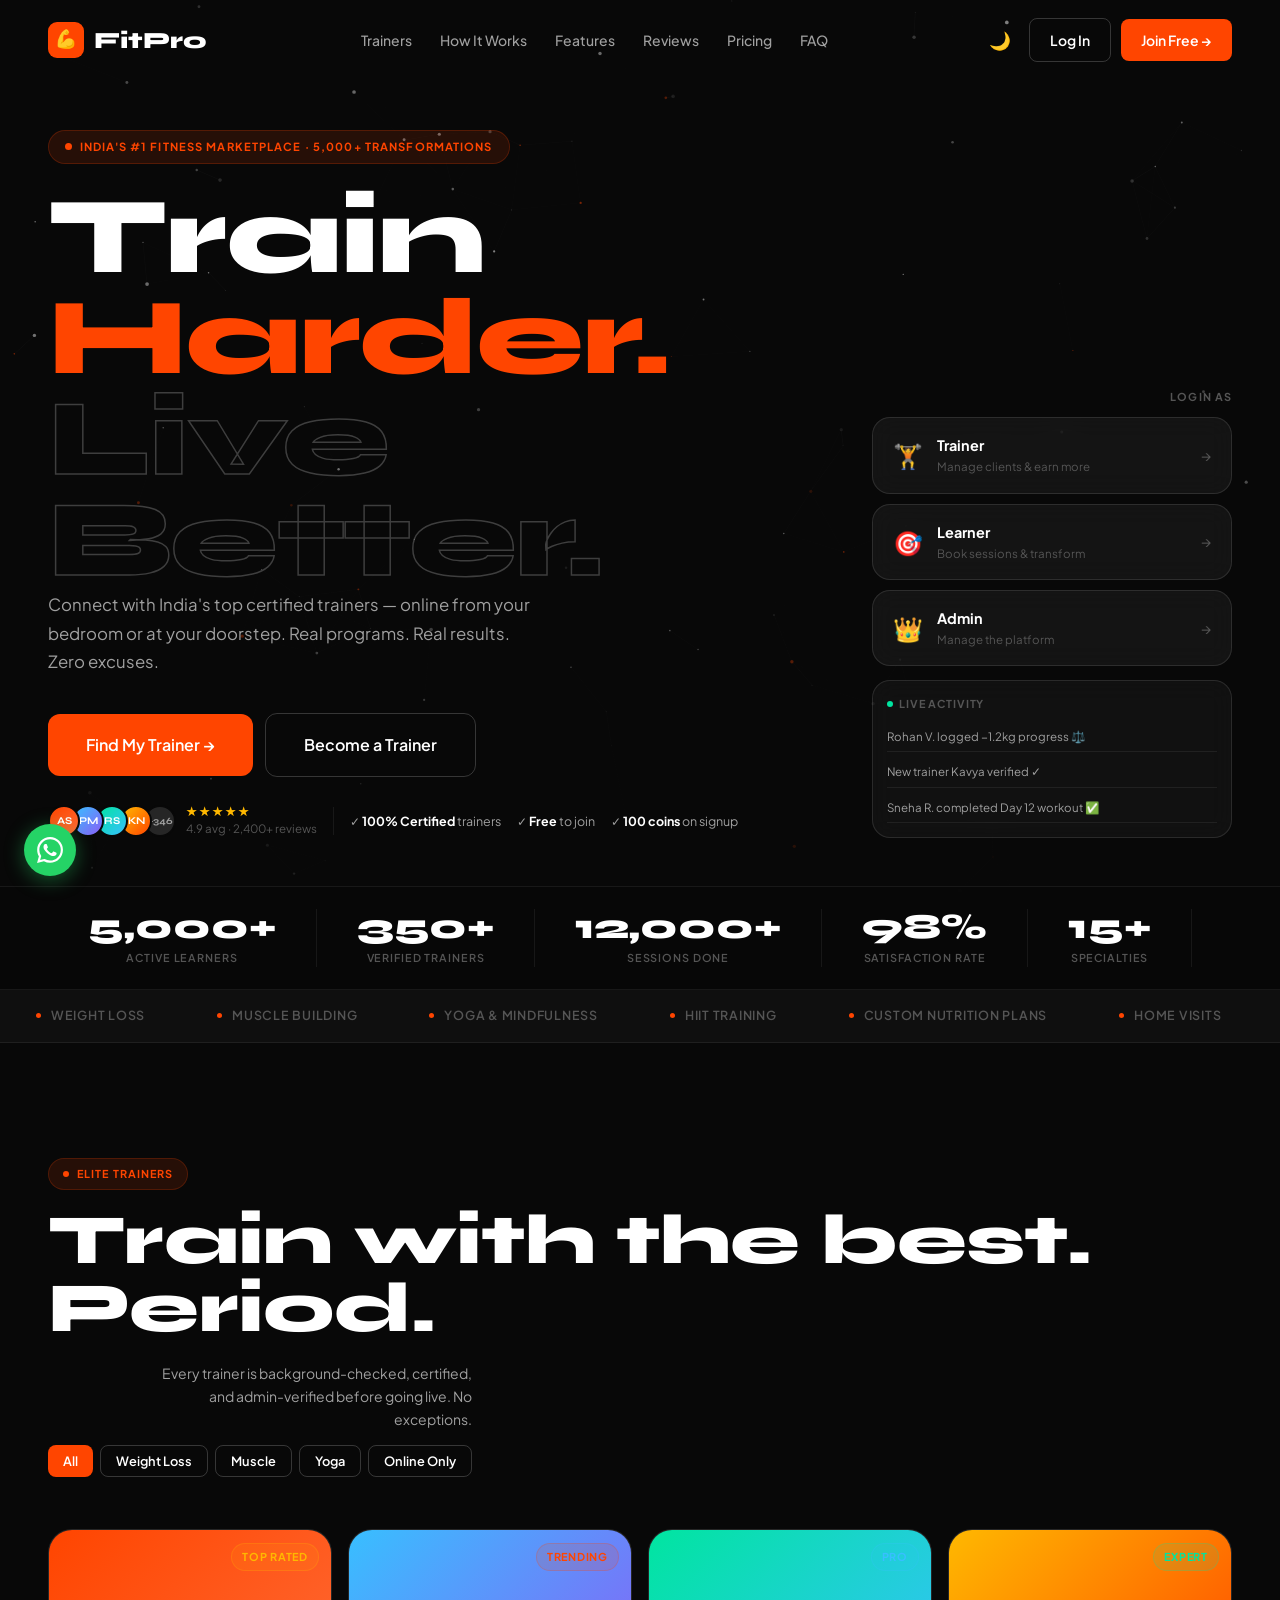
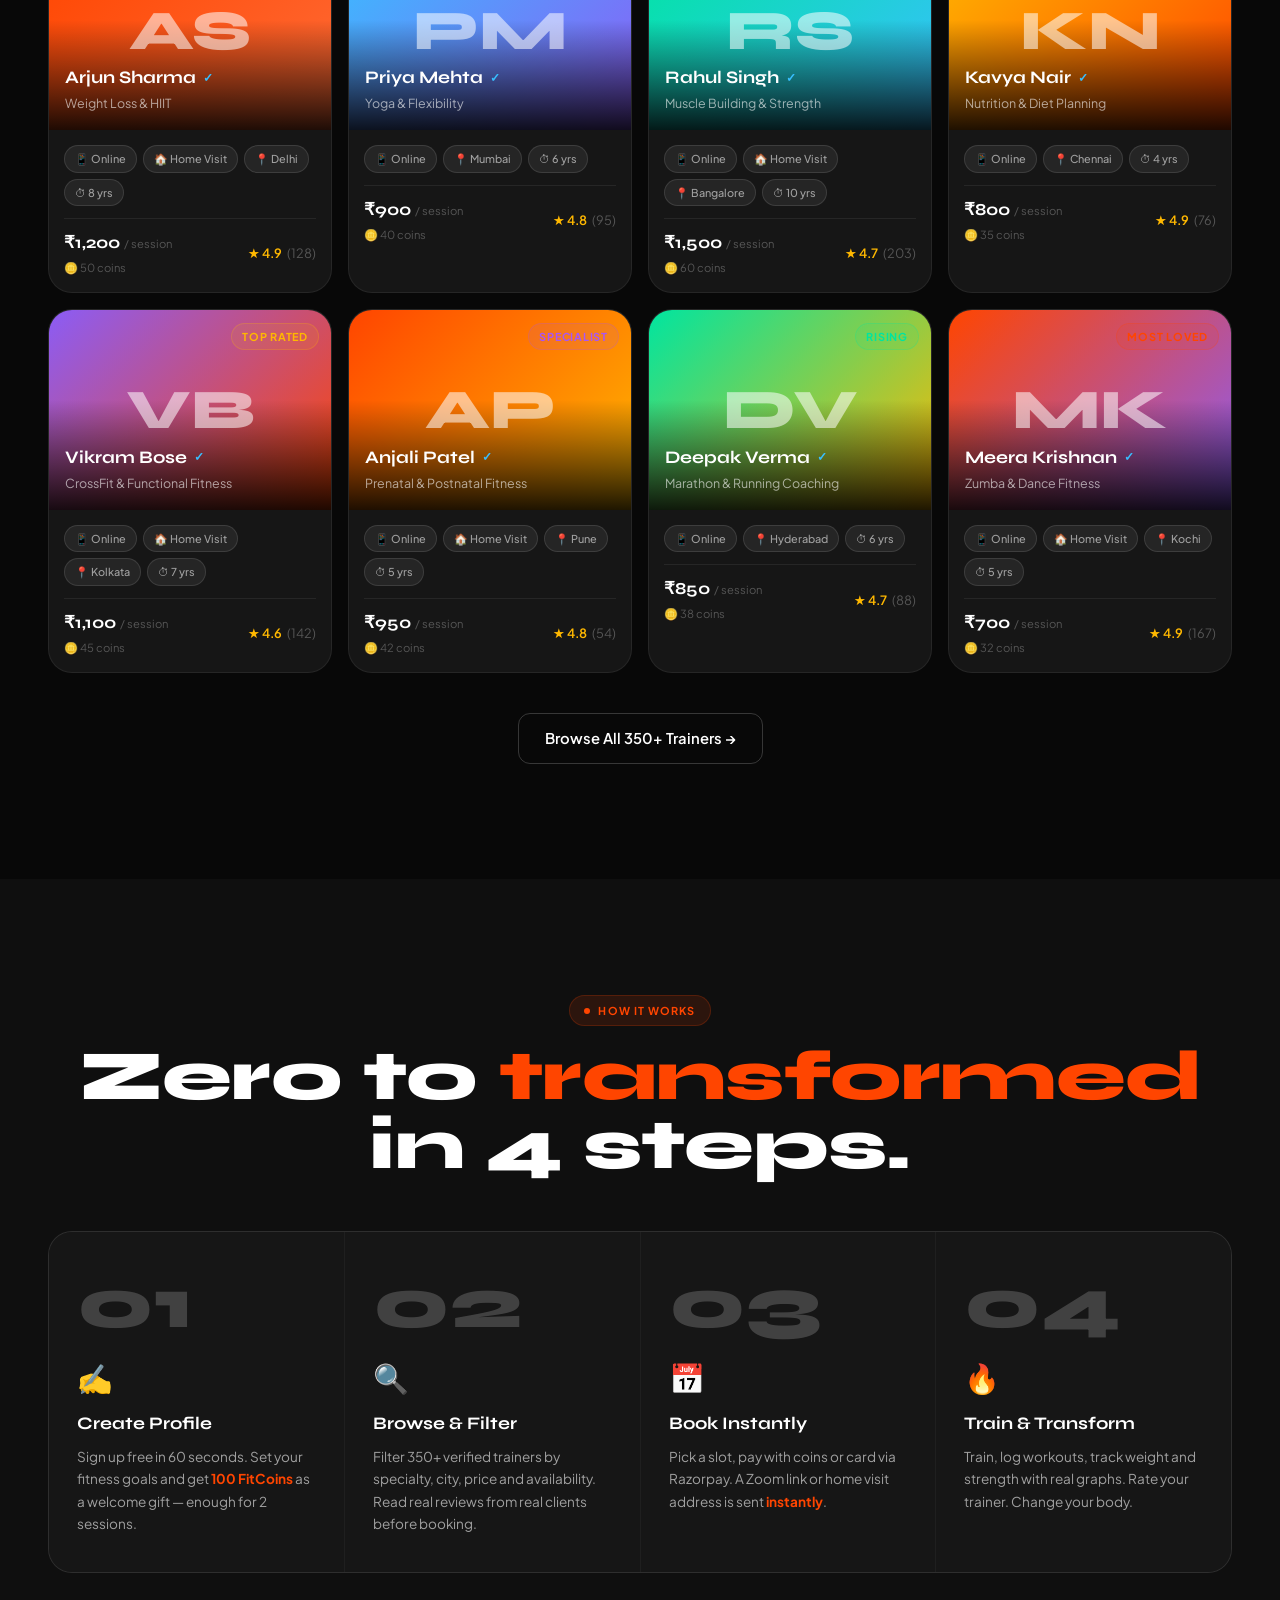
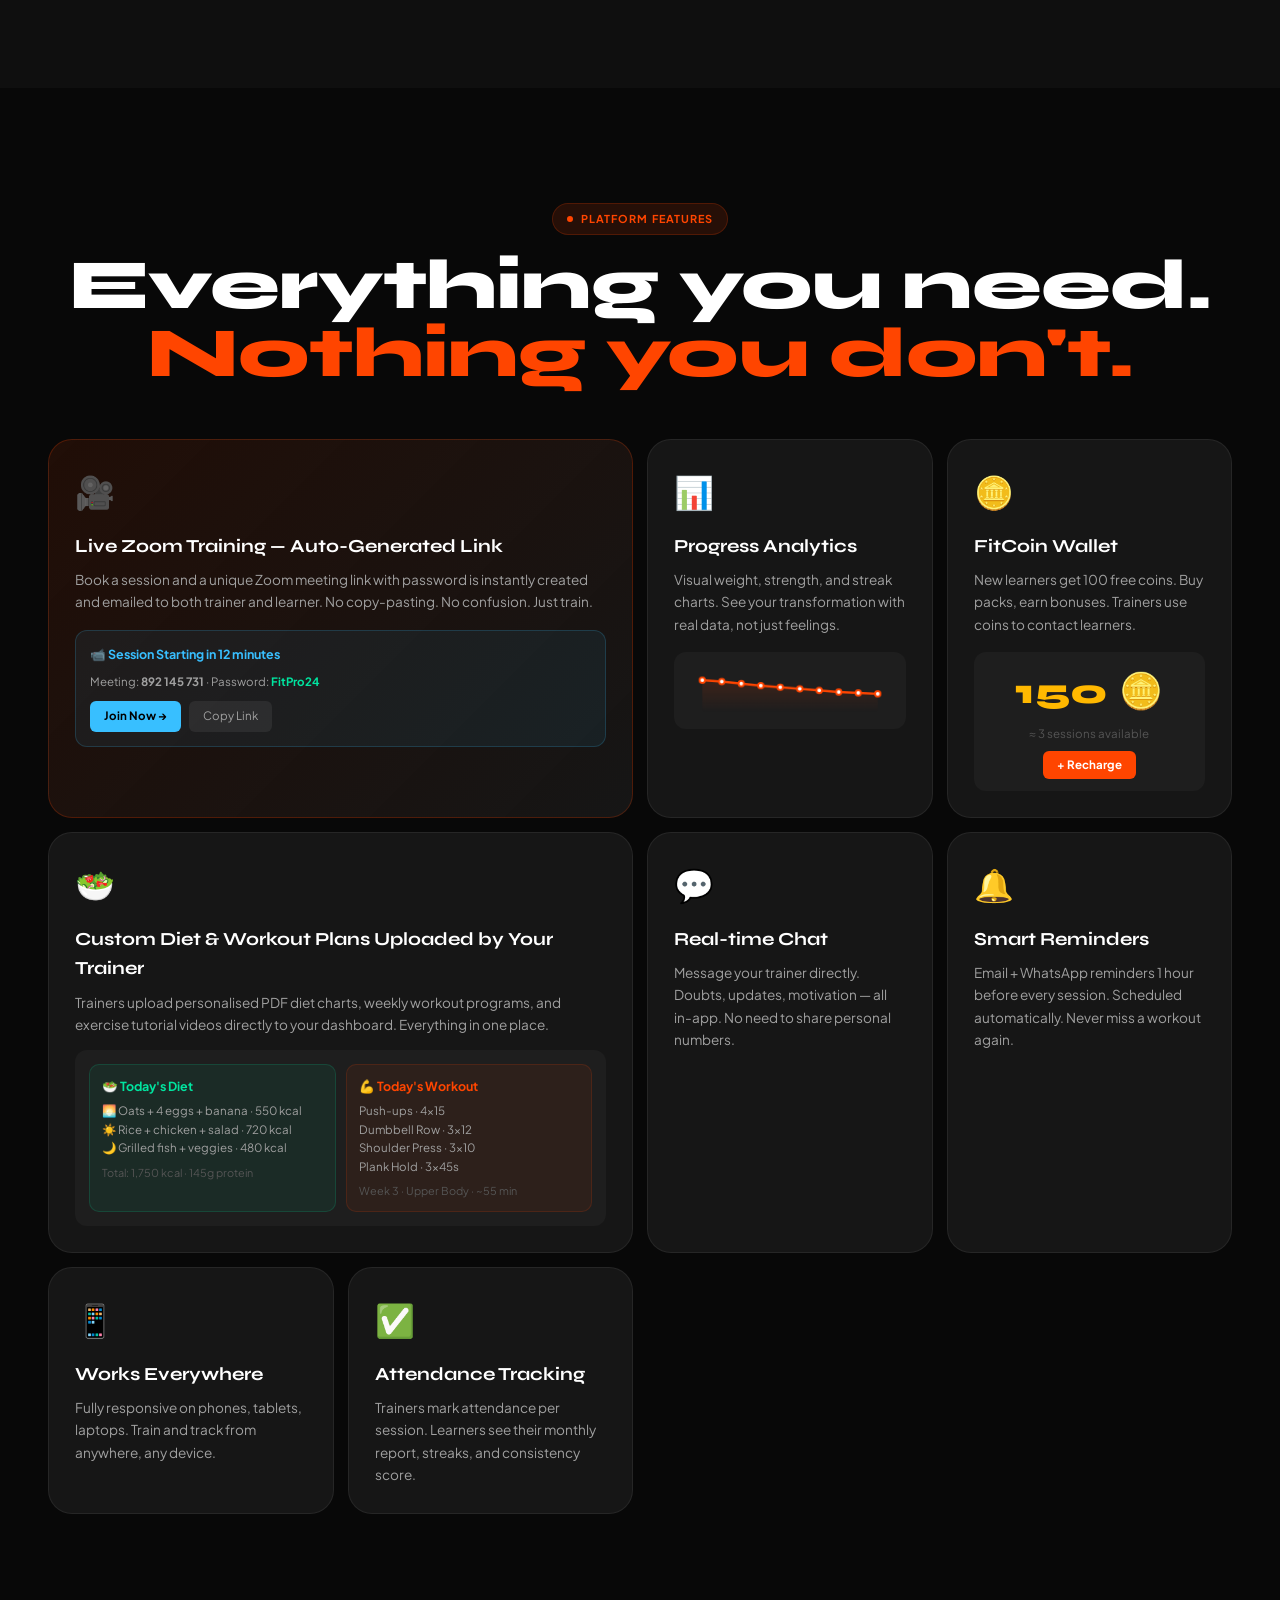
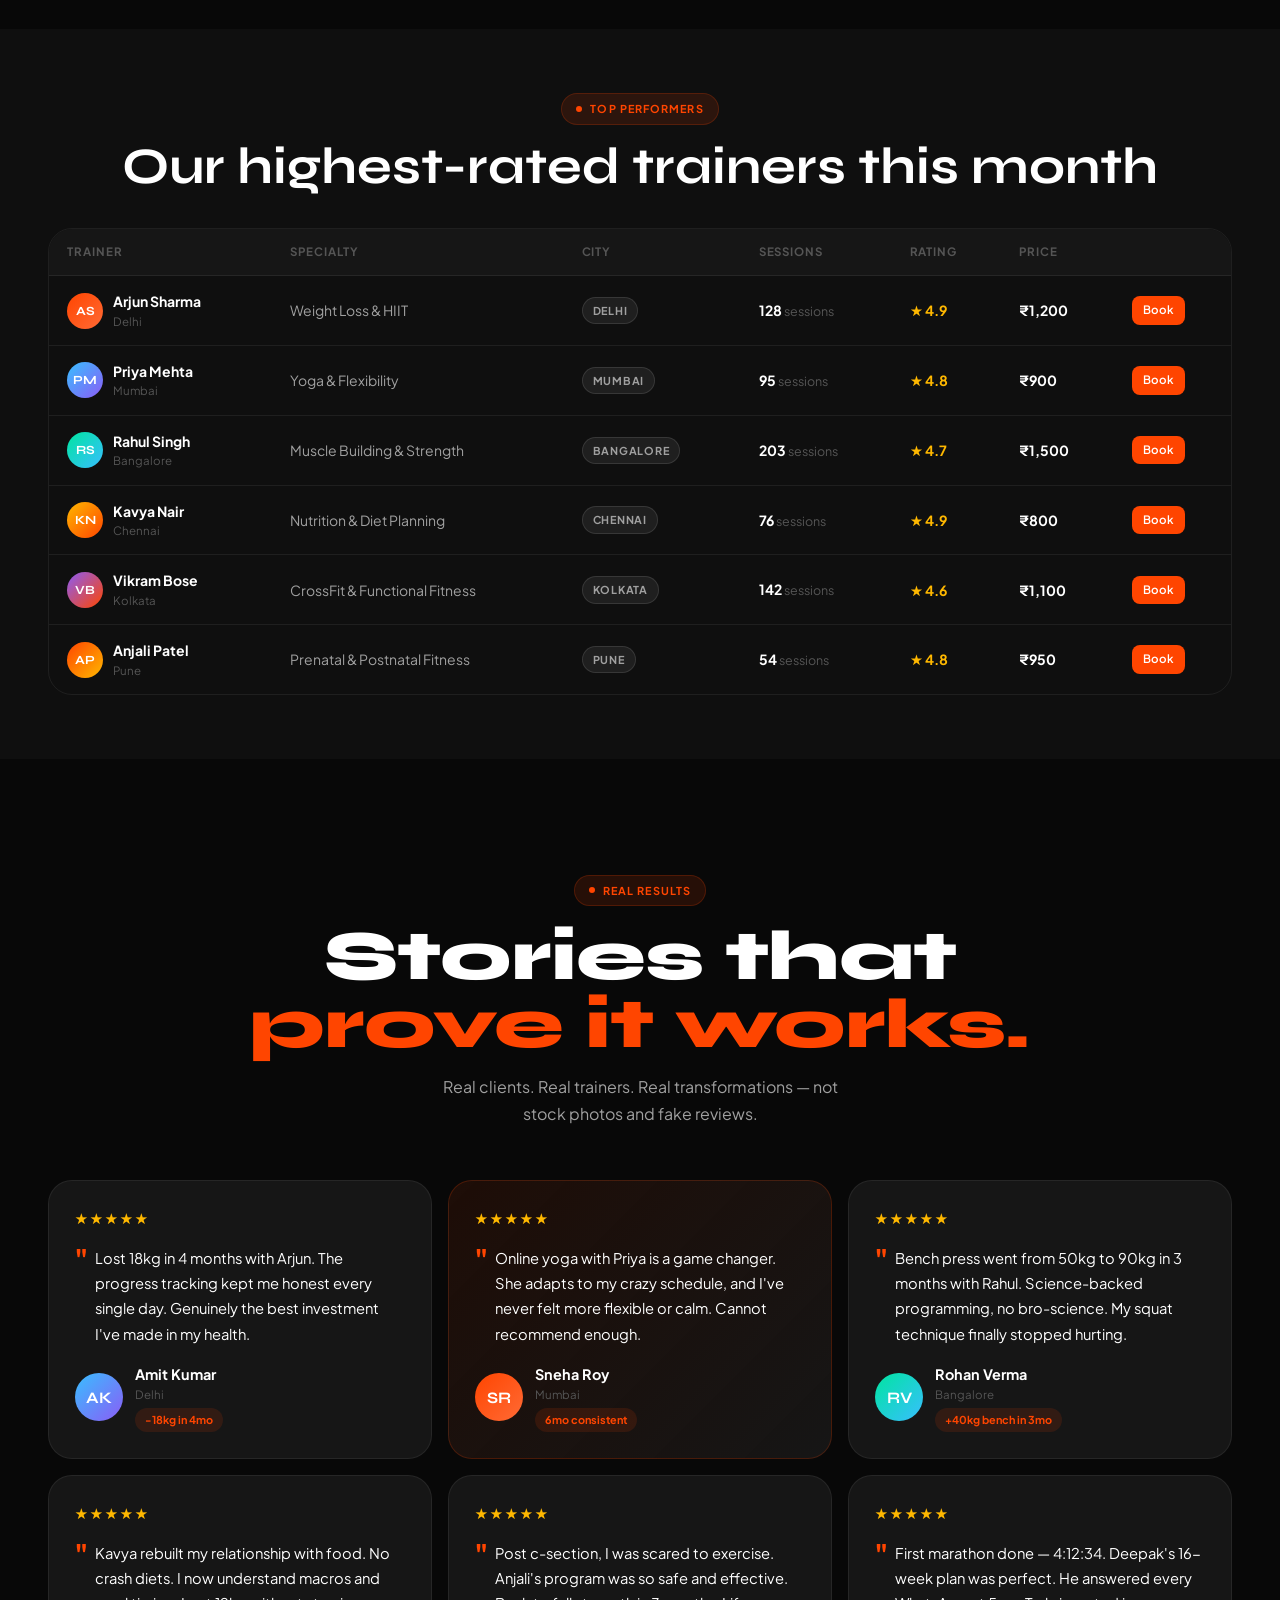
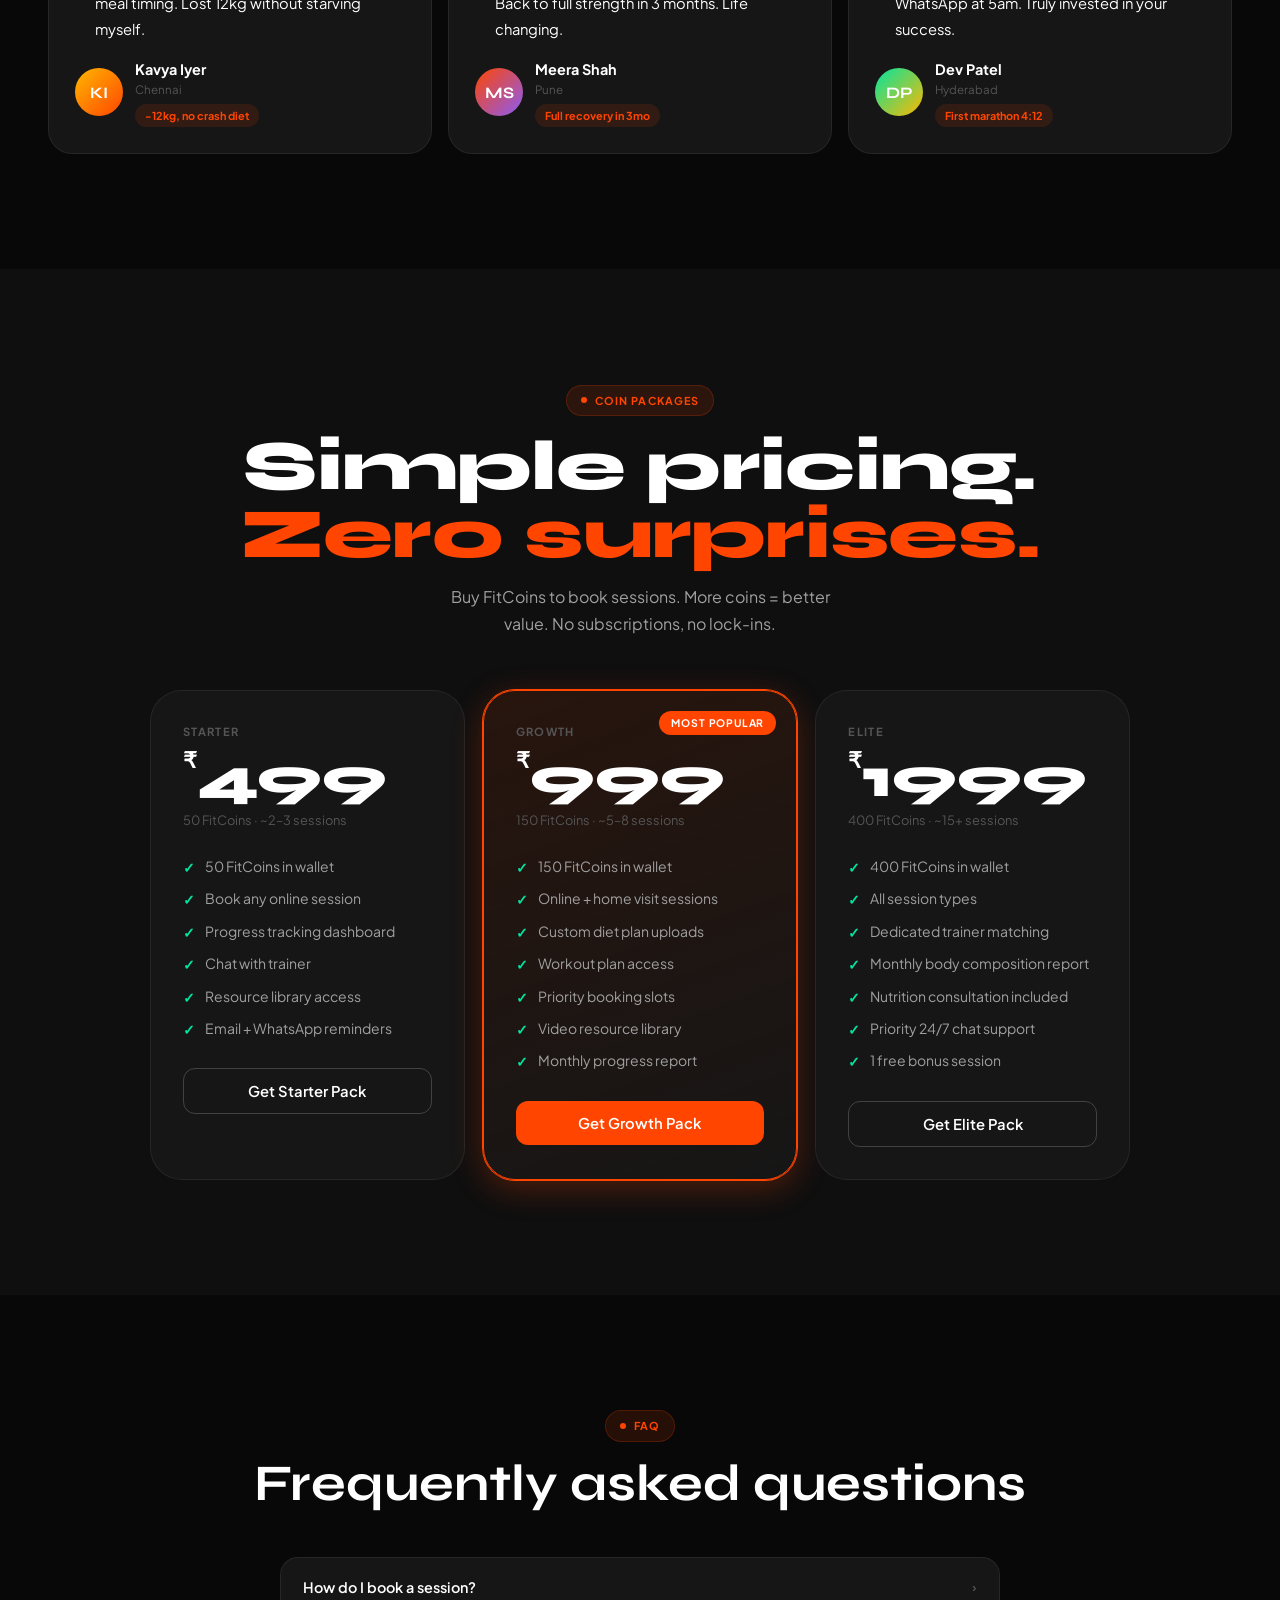
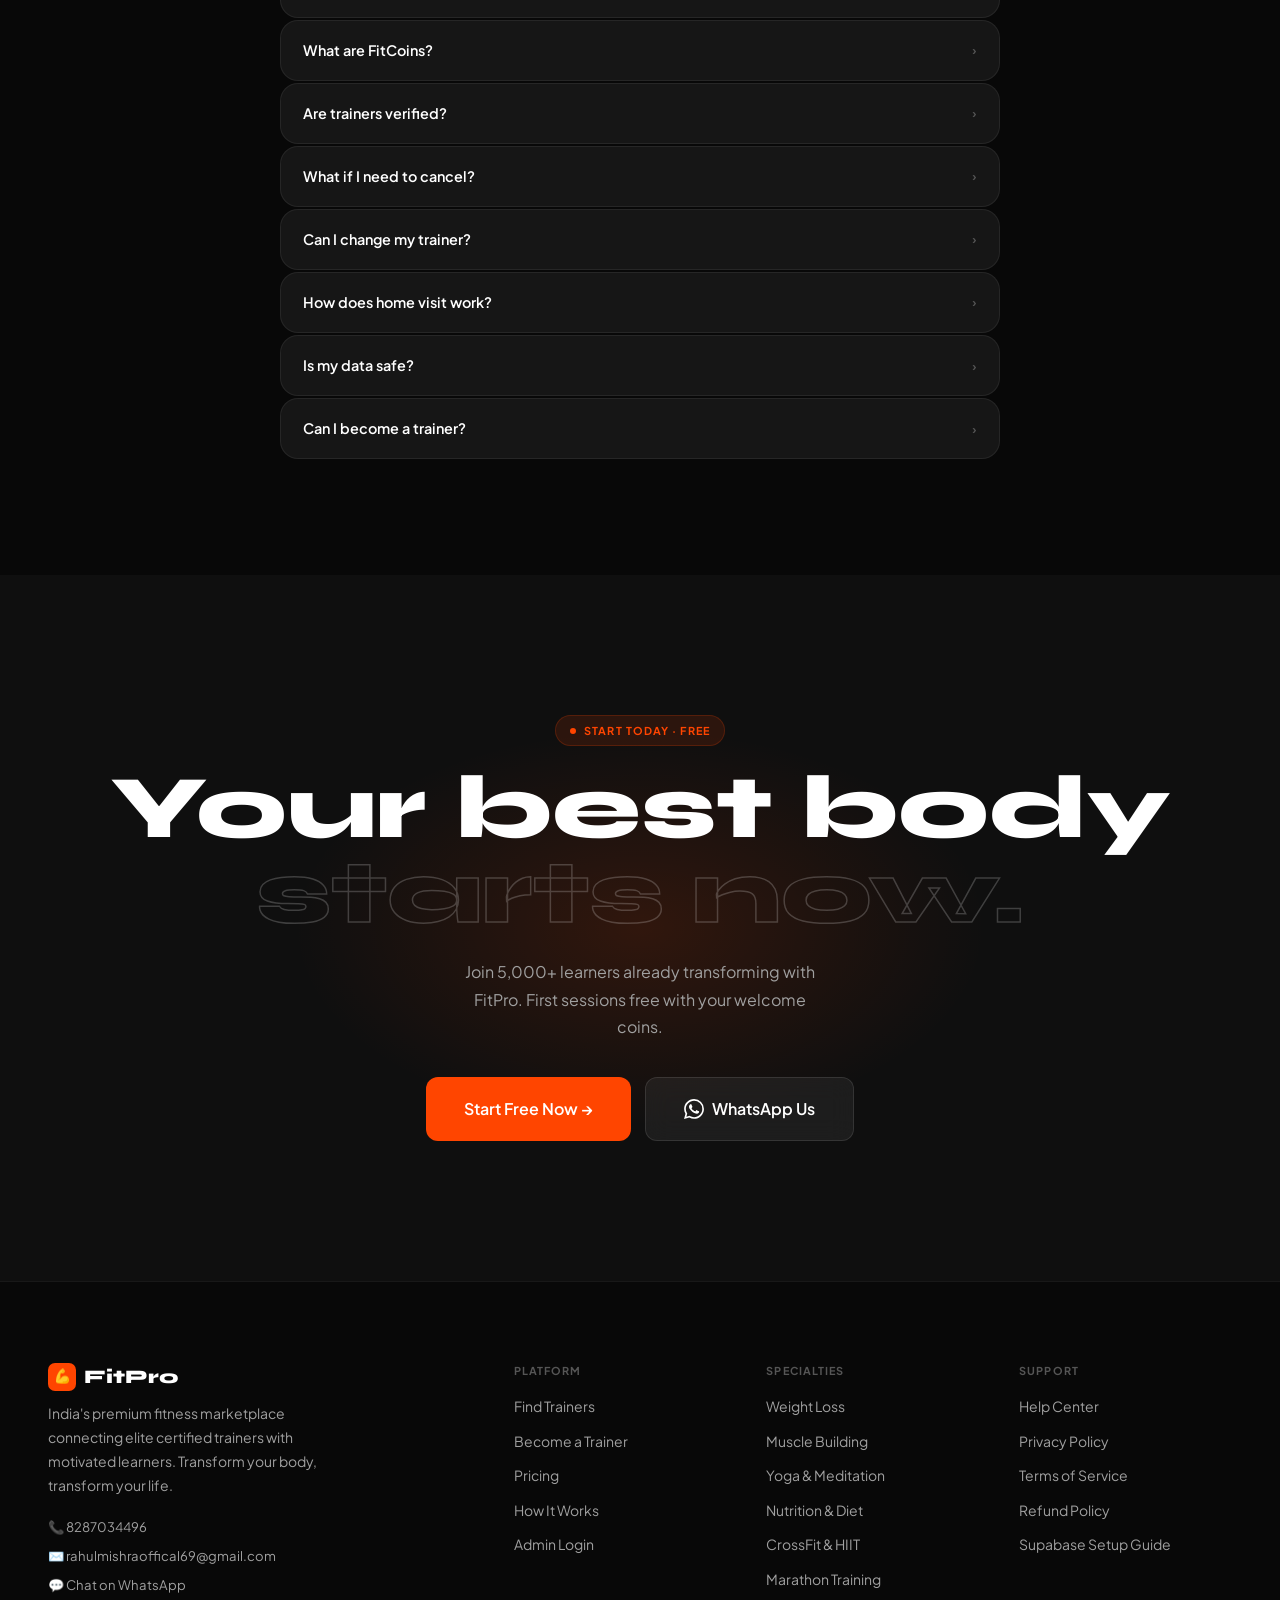
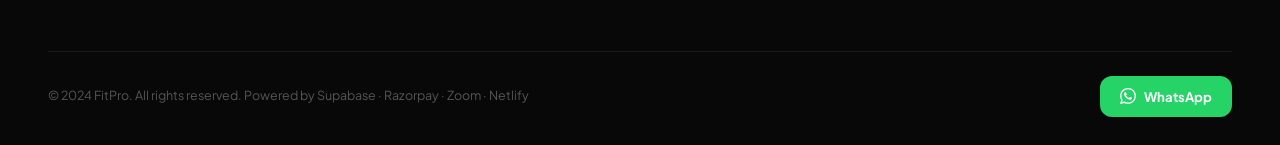
<file: demos/market-place-website/index.html>
<!DOCTYPE html>
<html lang="en">
<head>
<meta charset="UTF-8">
<meta name="viewport" content="width=device-width, initial-scale=1.0">
<meta name="description" content="FitPro — India's #1 fitness marketplace. Connect with 350+ certified trainers for online or home-visit sessions. Start free with 100 coins.">
<title>FitPro — Train With India's Best</title>
<link rel="stylesheet" href="assets/css/ds.css">
<style>
/* ── NAV ──────────────────────────────── */
#main-nav{position:fixed;top:0;left:0;right:0;z-index:200;padding:18px 0;transition:background .4s,padding .4s,border-color .4s;border-bottom:1px solid transparent}
#main-nav.scrolled{background:rgba(8,8,8,.95);backdrop-filter:blur(20px);padding:11px 0;border-color:var(--wire)}
.nav-in{display:flex;align-items:center;justify-content:space-between}
.nav-logo{font-family:var(--fd);font-size:1.45rem;font-weight:800;display:flex;align-items:center;gap:10px;color:var(--txt-1)}
.nav-logo-m{width:36px;height:36px;background:var(--brand);border-radius:9px;display:flex;align-items:center;justify-content:center;font-size:1.1rem;flex-shrink:0}
.nav-links{display:flex;align-items:center;gap:2px}
.nav-links a{padding:8px 13px;border-radius:var(--r-sm);font-size:.875rem;font-weight:500;color:var(--txt-2);transition:color var(--df),background var(--df)}
.nav-links a:hover{color:var(--txt-1);background:var(--wire)}
.nav-acts{display:flex;align-items:center;gap:10px}
.nav-ham{display:none;flex-direction:column;gap:5px;background:none;border:none;padding:8px;cursor:pointer}
.nav-ham span{display:block;width:22px;height:2px;background:var(--txt-1);border-radius:1px;transition:all .3s var(--ease)}
.nav-ham.open span:nth-child(1){transform:translateY(7px) rotate(45deg)}
.nav-ham.open span:nth-child(2){opacity:0;transform:scaleX(0)}
.nav-ham.open span:nth-child(3){transform:translateY(-7px) rotate(-45deg)}
.mob-menu{display:none;position:fixed;inset:0;background:var(--ink-1);z-index:190;padding:90px 32px 40px;flex-direction:column;gap:6px;overflow-y:auto}
.mob-menu.open{display:flex}
.mob-menu a{font-family:var(--fd);font-size:2rem;font-weight:700;color:var(--txt-2);padding:12px 0;border-bottom:1px solid var(--wire);transition:color .2s}
.mob-menu a:hover{color:var(--brand)}

/* ── HERO ─────────────────────────────── */
.hero{min-height:100svh;position:relative;overflow:hidden;display:flex;flex-direction:column;justify-content:flex-end}
#hero-canvas{position:absolute;inset:0;z-index:0}
.hero-fade{position:absolute;bottom:0;left:0;right:0;height:50%;background:linear-gradient(to top,var(--ink),transparent);z-index:1;pointer-events:none}
.hero-content{position:relative;z-index:2;padding-top:130px;padding-bottom:48px}
.hero-grid{display:grid;grid-template-columns:1fr 360px;align-items:flex-end;gap:48px}

/* Eyebrow */
.hero-brow{display:inline-flex;align-items:center;gap:8px;padding:7px 16px;border-radius:var(--r-pill);background:var(--brand-dim);border:1px solid rgba(255,69,0,.22);font-size:.7rem;font-weight:700;letter-spacing:.1em;text-transform:uppercase;color:var(--brand);margin-bottom:22px;animation:fadeUp .6s .1s var(--ease) both}
.hero-brow-dot{width:7px;height:7px;border-radius:50%;background:var(--brand);animation:pdot 1.8s ease infinite}

/* Title */
.hero-title{animation:fadeUp .7s .25s var(--ease) both}
.hero-title .line-fire{color:var(--brand);display:block}
.hero-title .line-out{-webkit-text-stroke:1.5px rgba(255,255,255,.22);color:transparent;display:block}

/* Sub + actions */
.hero-sub{font-size:clamp(.95rem,1.8vw,1.05rem);color:var(--txt-2);max-width:500px;line-height:1.72;margin-bottom:36px;animation:fadeUp .7s .4s var(--ease) both}
.hero-acts{display:flex;align-items:center;gap:12px;flex-wrap:wrap;animation:fadeUp .7s .55s var(--ease) both}

/* Trust bar */
.trust-bar{display:flex;align-items:center;gap:16px;margin-top:28px;flex-wrap:wrap;animation:fadeUp .7s .7s var(--ease) both}
.trust-avatars{display:flex}
.trust-av{width:32px;height:32px;border-radius:50%;border:2px solid var(--ink);display:flex;align-items:center;justify-content:center;font-family:var(--fd);font-size:.65rem;font-weight:700;margin-left:-8px}
.trust-av:first-child{margin-left:0}
.trust-sep{width:1px;height:28px;background:var(--wire)}

/* Right panel */
.hero-right{animation:fadeUp .7s .8s var(--ease) both}
.role-pills{display:flex;flex-direction:column;gap:10px}
.rpill{display:flex;align-items:center;gap:14px;padding:16px 20px;background:rgba(255,255,255,.05);border:1px solid var(--wire-md);border-radius:var(--r-lg);backdrop-filter:blur(12px);cursor:pointer;transition:all .25s var(--ease);text-decoration:none;color:var(--txt-1)}
.rpill:hover{background:rgba(255,255,255,.09);border-color:var(--brand);transform:translateX(-6px)}
.rp-icon{font-size:1.5rem;flex-shrink:0}
.rp-title{font-weight:700;font-size:.9rem}
.rp-sub{font-size:.72rem;color:var(--txt-3);margin-top:1px}
.rp-arr{margin-left:auto;color:var(--txt-3);font-size:.9rem;transition:transform .2s,color .2s}
.rpill:hover .rp-arr{transform:translateX(4px);color:var(--brand)}

/* Live activity */
.live-box{margin-top:14px;background:rgba(255,255,255,.04);border:1px solid var(--wire-md);border-radius:var(--r-lg);padding:14px;backdrop-filter:blur(12px)}
.live-hdr{font-size:.68rem;color:var(--txt-3);font-weight:700;letter-spacing:.08em;text-transform:uppercase;margin-bottom:10px;display:flex;align-items:center;gap:6px}
.live-dot{width:6px;height:6px;border-radius:50%;background:#00E5A0;animation:pdot 1.5s ease infinite}

/* ── STATS BAR ────────────────────────── */
.stats-bar{background:rgba(8,8,8,.8);backdrop-filter:blur(20px);border-top:1px solid var(--wire);border-bottom:1px solid var(--wire);padding:22px 0;position:relative;z-index:3}
.stats-inner{display:flex;align-items:center;overflow-x:auto;scrollbar-width:none}
.stats-inner::-webkit-scrollbar{display:none}
.si{display:flex;flex-direction:column;align-items:center;padding:0 40px;border-right:1px solid var(--wire);flex-shrink:0}
.si:last-child{border-right:none}
.si-num{font-family:var(--fd);font-size:2.2rem;font-weight:800;line-height:1}
.si-num .suf{color:var(--brand)}
.si-lbl{font-size:.68rem;color:var(--txt-3);font-weight:600;letter-spacing:.08em;text-transform:uppercase;margin-top:5px}

/* ── MARQUEE ─────────────────────────── */
.mq-wrap{overflow:hidden;padding:16px 0;border-bottom:1px solid var(--wire);background:var(--ink-1)}
.mq-track{display:flex;width:max-content;animation:mLeft 26s linear infinite}
.mq-track:hover{animation-play-state:paused}
.mq-item{display:flex;align-items:center;gap:10px;padding:0 36px;white-space:nowrap;font-size:.78rem;font-weight:600;color:var(--txt-3);letter-spacing:.06em;text-transform:uppercase}
.mq-dot{width:5px;height:5px;border-radius:50%;background:var(--brand);flex-shrink:0}

/* ── TRAINER SECTION ─────────────────── */
.sec-head{margin-bottom:52px}
.sec-head-row{display:flex;align-items:flex-end;justify-content:space-between;gap:20px;flex-wrap:wrap}

/* Trainer grid */
.tgrid{display:grid;grid-template-columns:repeat(4,1fr);gap:16px}
.tcard{background:var(--ink-2);border:1px solid var(--wire);border-radius:var(--r-xl);overflow:hidden;transition:all .35s var(--ease);cursor:pointer}
.tcard:hover{transform:translateY(-8px);border-color:var(--wire-hi);box-shadow:0 24px 60px rgba(0,0,0,.5)}
.tc-img{height:200px;position:relative;overflow:hidden}
.tc-avbg{width:100%;height:100%;display:flex;align-items:center;justify-content:center;position:relative}
.tc-avbg::before{content:'';position:absolute;inset:0;opacity:.15}
.tc-init{position:relative;z-index:1;font-family:var(--fd);font-size:3.5rem;font-weight:800;color:rgba(255,255,255,.55)}
.tc-ov{position:absolute;inset:0;background:linear-gradient(to top,rgba(0,0,0,.88) 0%,transparent 55%);display:flex;align-items:flex-end;padding:16px}
.tc-name{font-family:var(--fd);font-size:1.1rem;font-weight:700;margin-bottom:2px;display:flex;align-items:center;gap:7px}
.tc-spec{font-size:.78rem;color:rgba(255,255,255,.6)}
.tc-body{padding:15px}
.tc-tags{display:flex;gap:6px;flex-wrap:wrap;margin-bottom:12px}
.tc-foot{display:flex;align-items:center;justify-content:space-between;padding-top:11px;border-top:1px solid var(--wire)}
.tc-price{font-family:var(--fd);font-size:1.05rem;font-weight:700}
.tc-price .sub{font-family:var(--fb);font-size:.7rem;color:var(--txt-3);font-weight:400}
.tc-stars{display:flex;align-items:center;gap:5px;font-size:.8rem;font-weight:600;color:var(--gold)}

/* Badge position on card */
.tc-badge-pos{position:absolute;top:12px;right:12px;z-index:2}

/* ── HOW IT WORKS ────────────────────── */
.steps{display:grid;grid-template-columns:repeat(4,1fr);gap:1px;background:var(--wire);border-radius:var(--r-xl);overflow:hidden;border:1px solid var(--wire)}
.step{background:var(--ink-2);padding:36px 28px;position:relative;overflow:hidden;transition:background .3s}
.step:hover{background:var(--ink-3)}
.step::before{content:'';position:absolute;top:0;left:0;right:0;height:2px;background:var(--brand);transform:scaleX(0);transform-origin:left;transition:transform .4s var(--ease)}
.step:hover::before{transform:scaleX(1)}
.step-n{font-family:var(--fd);font-size:4.5rem;font-weight:800;color:var(--wire-hi);line-height:1;margin-bottom:14px;transition:color .3s}
.step:hover .step-n{color:rgba(255,69,0,.35)}
.step-ico{font-size:1.8rem;margin-bottom:10px}
.step-title{font-family:var(--fd);font-size:1.1rem;font-weight:700;margin-bottom:8px}
.step-desc{font-size:.85rem;color:var(--txt-2);line-height:1.65}

/* ── FEATURES BENTO ──────────────────── */
.bento{display:grid;grid-template-columns:repeat(4,1fr);grid-template-rows:auto auto;gap:14px}
.bi{background:var(--ink-2);border:1px solid var(--wire);border-radius:var(--r-xl);padding:26px;overflow:hidden;transition:border-color .3s,transform .3s}
.bi:hover{border-color:var(--wire-hi);transform:translateY(-4px)}
.bi-c2{grid-column:span 2}
.bi-feat{background:linear-gradient(135deg,rgba(255,69,0,.1),var(--ink-2));border-color:rgba(255,69,0,.22)}
.bi-icon{font-size:2rem;margin-bottom:14px}
.bi-title{font-family:var(--fd);font-size:1.15rem;font-weight:700;margin-bottom:8px}
.bi-desc{font-size:.85rem;color:var(--txt-2);line-height:1.65}
.bi-visual{margin-top:16px;border-radius:var(--r-md);background:var(--ink-3);padding:14px}

/* ── TESTIMONIALS ────────────────────── */
.testi-grid{display:grid;grid-template-columns:repeat(3,1fr);gap:16px}
.tc2{background:var(--ink-2);border:1px solid var(--wire);border-radius:var(--r-xl);padding:26px;display:flex;flex-direction:column;gap:16px;transition:all .3s}
.tc2:hover{border-color:var(--wire-hi);transform:translateY(-5px)}
.tc2.feat{background:linear-gradient(135deg,rgba(255,69,0,.09),var(--ink-2));border-color:rgba(255,69,0,.2)}
.tq{font-size:.92rem;color:var(--txt-1);line-height:1.72;flex:1;position:relative;padding-left:20px}
.tq::before{content:'"';position:absolute;left:0;top:-4px;font-family:var(--fd);font-size:2.5rem;color:var(--brand);line-height:1}
.ta{display:flex;align-items:center;gap:12px}
.ta-name{font-weight:700;font-size:.9rem}
.ta-city{font-size:.72rem;color:var(--txt-3)}
.ta-result{display:inline-block;padding:3px 10px;background:var(--brand-dim);color:var(--brand);border-radius:var(--r-pill);font-size:.68rem;font-weight:700;margin-top:4px}

/* ── TRAINER COMPARE TABLE ───────────── */
.compare-wrap{overflow-x:auto;border-radius:var(--r-xl);border:1px solid var(--wire)}
.compare-table{width:100%;border-collapse:collapse;min-width:600px}
.compare-table th{background:var(--ink-2);padding:14px 18px;text-align:left;font-size:.72rem;font-weight:700;color:var(--txt-3);letter-spacing:.08em;text-transform:uppercase;border-bottom:1px solid var(--wire)}
.compare-table td{padding:14px 18px;border-bottom:1px solid var(--wire);font-size:.875rem}
.compare-table tr:last-child td{border-bottom:none}
.compare-table tr:hover td{background:var(--wire)}

/* ── PRICING ─────────────────────────── */
.pricing-grid{display:grid;grid-template-columns:repeat(3,1fr);gap:18px;max-width:980px;margin:0 auto}
.pc{background:var(--ink-2);border:1px solid var(--wire);border-radius:var(--r-2xl);padding:32px;position:relative;overflow:hidden;transition:all .3s}
.pc:hover{transform:translateY(-5px);box-shadow:0 12px 48px rgba(0,0,0,.6)}
.pc.feat{border-color:var(--brand);background:linear-gradient(160deg,rgba(255,69,0,.1),var(--ink-2));box-shadow:0 0 0 1px var(--brand),var(--sh-fire)}
.pc-tag{position:absolute;top:20px;right:20px;background:var(--brand);color:#fff;padding:4px 12px;border-radius:var(--r-pill);font-size:.65rem;font-weight:700;letter-spacing:.08em;text-transform:uppercase}
.pc-plan{font-size:.7rem;font-weight:700;letter-spacing:.12em;text-transform:uppercase;color:var(--txt-3);margin-bottom:10px}
.pc-price{font-family:var(--fd);font-size:3.5rem;font-weight:800;line-height:1;margin-bottom:4px}
.pc-price sup{font-size:1.4rem;vertical-align:top;margin-top:10px}
.pc-period{font-size:.8rem;color:var(--txt-3);margin-bottom:24px}
.pc-list{list-style:none;display:flex;flex-direction:column;gap:9px;margin-bottom:28px}
.pc-list li{font-size:.875rem;color:var(--txt-2);display:flex;align-items:flex-start;gap:10px}
.pc-list li::before{content:'✓';color:var(--mint);font-weight:700;flex-shrink:0;margin-top:1px}

/* ── FAQ ─────────────────────────────── */
.faq-list{max-width:720px;margin:0 auto;display:flex;flex-direction:column;gap:2px}
.faq-item{background:var(--ink-2);border:1px solid var(--wire);border-radius:var(--r-lg);overflow:hidden}
.faq-q{display:flex;align-items:center;justify-content:space-between;padding:18px 22px;cursor:pointer;font-weight:600;font-size:.9rem;transition:background var(--df);user-select:none}
.faq-q:hover{background:var(--ink-3)}
.faq-arr{font-size:.8rem;color:var(--txt-3);transition:transform .3s}
.faq-item.open .faq-arr{transform:rotate(90deg);color:var(--brand)}
.faq-a{max-height:0;overflow:hidden;transition:max-height .4s var(--ease)}
.faq-item.open .faq-a{max-height:200px}
.faq-a-inner{padding:0 22px 18px;font-size:.875rem;color:var(--txt-2);line-height:1.7}

/* ── CTA ──────────────────────────────── */
.cta-sec{padding:clamp(80px,12vw,140px) 0;text-align:center;position:relative;overflow:hidden;background:var(--ink-1)}
.cta-glow{position:absolute;top:50%;left:50%;transform:translate(-50%,-50%);width:700px;height:400px;background:radial-gradient(ellipse,rgba(255,69,0,.14),transparent 70%);pointer-events:none}
.cta-title{font-family:var(--fd);font-size:clamp(3rem,7vw,7rem);font-weight:800;line-height:.95;margin-bottom:22px}
.cta-out{-webkit-text-stroke:1.5px rgba(255,255,255,.2);color:transparent}

/* ── FOOTER ──────────────────────────── */
footer{border-top:1px solid var(--wire);padding:clamp(48px,8vw,80px) 0 28px}
.footer-g{display:grid;grid-template-columns:2fr 1fr 1fr 1fr;gap:40px;margin-bottom:48px}
.f-brand{font-family:var(--fd);font-size:1.2rem;font-weight:800;margin-bottom:10px;display:flex;align-items:center;gap:8px}
.f-m{width:28px;height:28px;background:var(--brand);border-radius:7px;display:flex;align-items:center;justify-content:center;font-size:.85rem}
.f-desc{font-size:.875rem;color:var(--txt-2);line-height:1.7;max-width:280px;margin-bottom:18px}
.f-contact a{display:flex;align-items:center;gap:8px;font-size:.82rem;color:var(--txt-2);margin-bottom:8px;transition:color .2s}
.f-contact a:hover{color:var(--brand)}
.f-ct{font-size:.68rem;font-weight:700;letter-spacing:.1em;text-transform:uppercase;color:var(--txt-3);margin-bottom:14px}
.f-links{list-style:none;display:flex;flex-direction:column;gap:9px}
.f-links a{font-size:.875rem;color:var(--txt-2);transition:color .2s}
.f-links a:hover{color:var(--txt-1)}
.f-bottom{display:flex;align-items:center;justify-content:space-between;flex-wrap:wrap;gap:12px;padding-top:24px;border-top:1px solid var(--wire)}
.f-legal{font-size:.78rem;color:var(--txt-3)}
.wa-cta{display:inline-flex;align-items:center;gap:8px;background:#25D366;color:#fff;padding:10px 20px;border-radius:var(--r-md);font-size:.82rem;font-weight:700;transition:all .2s}
.wa-cta:hover{background:#1da851;transform:translateY(-2px)}

/* ── TRAINER MODAL ───────────────────── */
.tm-head{display:flex;gap:16px;align-items:flex-start;margin-bottom:20px}
.tm-info{flex:1;min-width:0}

/* ── RESPONSIVE ──────────────────────── */
@media(max-width:1200px){.tgrid{grid-template-columns:repeat(3,1fr)}}
@media(max-width:1024px){
  .hero-grid{grid-template-columns:1fr}.hero-right{display:none}
  .tgrid{grid-template-columns:repeat(2,1fr)}
  .steps{grid-template-columns:repeat(2,1fr)}
  .bento{grid-template-columns:repeat(2,1fr)}.bi-c2{grid-column:span 1}
  .testi-grid{grid-template-columns:repeat(2,1fr)}
  .footer-g{grid-template-columns:1fr 1fr}
  .pricing-grid{grid-template-columns:1fr;max-width:420px}
}
@media(max-width:768px){
  .nav-links,.nav-acts .btn-outline{display:none}.nav-ham{display:flex}
  .si{padding:0 20px}.si-num{font-size:1.6rem}
  .tgrid{grid-template-columns:1fr}
  .steps{grid-template-columns:1fr;border-radius:var(--r-lg)}
  .testi-grid{grid-template-columns:1fr}
  .bento{grid-template-columns:1fr}
  .footer-g{grid-template-columns:1fr;gap:28px}
  .f-bottom{flex-direction:column;align-items:flex-start}
}
@media(max-width:480px){
  .hero-acts .btn-outline{display:none}
  .trust-bar{gap:10px}
}
</style>
</head>
<body>

<!-- WA FLOAT -->
<a class="wa-float" href="https://wa.me/918287034496?text=Hi%20I%20am%20interested%20in%20training" target="_blank" rel="noopener" aria-label="Chat on WhatsApp">
  <svg width="26" height="26" viewBox="0 0 24 24" fill="currentColor"><path d="M17.472 14.382c-.297-.149-1.758-.867-2.03-.967-.273-.099-.471-.148-.67.15-.197.297-.767.966-.94 1.164-.173.199-.347.223-.644.075-.297-.15-1.255-.463-2.39-1.475-.883-.788-1.48-1.761-1.653-2.059-.173-.297-.018-.458.13-.606.134-.133.298-.347.446-.52.149-.174.198-.298.298-.497.099-.198.05-.371-.025-.52-.075-.149-.669-1.612-.916-2.207-.242-.579-.487-.5-.669-.51-.173-.008-.371-.01-.57-.01-.198 0-.52.074-.792.372-.272.297-1.04 1.016-1.04 2.479 0 1.462 1.065 2.875 1.213 3.074.149.198 2.096 3.2 5.077 4.487.709.306 1.262.489 1.694.625.712.227 1.36.195 1.871.118.571-.085 1.758-.719 2.006-1.413.248-.694.248-1.289.173-1.413-.074-.124-.272-.198-.57-.347m-5.421 7.403h-.004a9.87 9.87 0 01-5.031-1.378l-.361-.214-3.741.982.998-3.648-.235-.374a9.86 9.86 0 01-1.51-5.26c.001-5.45 4.436-9.884 9.888-9.884 2.64 0 5.122 1.03 6.988 2.898a9.825 9.825 0 012.893 6.994c-.003 5.45-4.437 9.884-9.885 9.884m8.413-18.297A11.815 11.815 0 0012.05 0C5.495 0 .16 5.335.157 11.892c0 2.096.547 4.142 1.588 5.945L.057 24l6.305-1.654a11.882 11.882 0 005.683 1.448h.005c6.554 0 11.89-5.335 11.893-11.893a11.821 11.821 0 00-3.48-8.413z"/></svg>
</a>

<!-- NAV -->
<nav id="main-nav">
  <div class="wrap nav-in">
    <a href="index.html" class="nav-logo"><div class="nav-logo-m">💪</div>FitPro</a>
    <div class="nav-links">
      <a href="#trainers">Trainers</a>
      <a href="#how-it-works">How It Works</a>
      <a href="#features">Features</a>
      <a href="#testimonials">Reviews</a>
      <a href="#pricing">Pricing</a>
      <a href="#faq">FAQ</a>
    </div>
    <div class="nav-acts">
      <button class="btn btn-icon btn-ghost" onclick="Theme.toggle()" style="font-size:1.1rem" title="Toggle theme">🌙</button>
      <a href="pages/login.html" class="btn btn-outline btn-md">Log In</a>
      <a href="pages/register.html" class="btn btn-fire btn-md">Join Free →</a>
    </div>
    <button class="nav-ham" id="nav-ham" onclick="toggleMob()" aria-label="Menu">
      <span></span><span></span><span></span>
    </button>
  </div>
</nav>

<!-- MOBILE MENU -->
<div class="mob-menu" id="mob-menu">
  <a href="#trainers"    onclick="closeMob()">Trainers</a>
  <a href="#how-it-works" onclick="closeMob()">How It Works</a>
  <a href="#features"    onclick="closeMob()">Features</a>
  <a href="#testimonials" onclick="closeMob()">Reviews</a>
  <a href="#pricing"     onclick="closeMob()">Pricing</a>
  <a href="#faq"         onclick="closeMob()">FAQ</a>
  <div style="display:flex;gap:10px;margin-top:20px;flex-wrap:wrap">
    <a href="pages/login.html"    class="btn btn-outline btn-lg">Log In</a>
    <a href="pages/register.html" class="btn btn-fire btn-lg">Join Free →</a>
  </div>
</div>

<!-- ════════════ HERO ════════════ -->
<section class="hero">
  <canvas id="hero-canvas"></canvas>
  <div class="hero-fade"></div>

  <div class="wrap hero-content">
    <div class="hero-grid">

      <!-- LEFT -->
      <div>
        <div class="hero-brow">
          <span class="hero-brow-dot"></span>
          India's #1 Fitness Marketplace · 5,000+ Transformations
        </div>
        <h1 class="hero-title t-hero">
          Train<br>
          <span class="line-fire">Harder.</span>
          <span class="line-out">Live Better.</span>
        </h1>
        <p class="hero-sub">Connect with India's top certified trainers — online from your bedroom or at your doorstep. Real programs. Real results. Zero excuses.</p>

        <div class="hero-acts">
          <a href="pages/register.html?role=learner" class="btn btn-fire btn-xl aglow">Find My Trainer →</a>
          <a href="pages/register.html?role=trainer" class="btn btn-outline btn-xl">Become a Trainer</a>
        </div>

        <!-- Trust bar -->
        <div class="trust-bar">
          <div style="display:flex;align-items:center;gap:10px">
            <div class="trust-avatars">
              <div class="trust-av" style="background:linear-gradient(135deg,#FF4500,#FF6A35);z-index:5">AS</div>
              <div class="trust-av" style="background:linear-gradient(135deg,#38BFFF,#8B5CF6);z-index:4">PM</div>
              <div class="trust-av" style="background:linear-gradient(135deg,#00E5A0,#38BFFF);z-index:3">RS</div>
              <div class="trust-av" style="background:linear-gradient(135deg,#FFB800,#FF4500);z-index:2">KN</div>
              <div class="trust-av" style="background:var(--ink-4);color:var(--txt-2);font-size:.6rem;z-index:1">+346</div>
            </div>
            <div>
              <div style="color:var(--gold);font-size:.8rem;letter-spacing:2px;line-height:1">★★★★★</div>
              <div style="font-size:.72rem;color:var(--txt-3);margin-top:2px">4.9 avg · 2,400+ reviews</div>
            </div>
          </div>
          <div class="trust-sep"></div>
          <div style="font-size:.78rem;color:var(--txt-2)">✓ <strong style="color:var(--txt-1)">100% Certified</strong> trainers</div>
          <div style="font-size:.78rem;color:var(--txt-2)">✓ <strong style="color:var(--txt-1)">Free</strong> to join</div>
          <div style="font-size:.78rem;color:var(--txt-2)">✓ <strong style="color:var(--txt-1)">100 coins</strong> on signup</div>
        </div>
      </div>

      <!-- RIGHT -->
      <div class="hero-right">
        <p style="font-size:.68rem;font-weight:700;letter-spacing:.1em;text-transform:uppercase;color:var(--txt-3);margin-bottom:12px;text-align:right">Login as</p>
        <div class="role-pills">
          <a href="pages/login.html?role=trainer" class="rpill">
            <span class="rp-icon">🏋️</span>
            <div><div class="rp-title">Trainer</div><div class="rp-sub">Manage clients & earn more</div></div>
            <span class="rp-arr">→</span>
          </a>
          <a href="pages/login.html?role=learner" class="rpill">
            <span class="rp-icon">🎯</span>
            <div><div class="rp-title">Learner</div><div class="rp-sub">Book sessions & transform</div></div>
            <span class="rp-arr">→</span>
          </a>
          <a href="pages/login.html?role=admin" class="rpill">
            <span class="rp-icon">👑</span>
            <div><div class="rp-title">Admin</div><div class="rp-sub">Manage the platform</div></div>
            <span class="rp-arr">→</span>
          </a>
        </div>

        <!-- Live activity -->
        <div class="live-box">
          <div class="live-hdr"><span class="live-dot"></span> Live Activity</div>
          <div id="live-feed" style="display:flex;flex-direction:column;gap:6px"></div>
        </div>
      </div>
    </div>
  </div>

  <!-- Stats bar -->
  <div class="stats-bar">
    <div class="wrap">
      <div class="stats-inner">
        <div class="si"><div class="si-num"><span data-count="5000" data-suffix="+">0</span></div><div class="si-lbl">Active Learners</div></div>
        <div class="si"><div class="si-num"><span data-count="350" data-suffix="+">0</span></div><div class="si-lbl">Verified Trainers</div></div>
        <div class="si"><div class="si-num"><span data-count="12000" data-suffix="+">0</span></div><div class="si-lbl">Sessions Done</div></div>
        <div class="si"><div class="si-num"><span data-count="98" data-suffix="%">0</span></div><div class="si-lbl">Satisfaction Rate</div></div>
        <div class="si"><div class="si-num"><span data-count="15" data-suffix="+">0</span></div><div class="si-lbl">Specialties</div></div>
        <div class="si"><div class="si-num" style="color:var(--gold)">4.9<span class="suf">★</span></div><div class="si-lbl">Average Rating</div></div>
      </div>
    </div>
  </div>
</section>

<!-- MARQUEE -->
<div class="mq-wrap">
  <div class="mq-track">
    <div class="mq-item"><span class="mq-dot"></span>Weight Loss</div>
    <div class="mq-item"><span class="mq-dot"></span>Muscle Building</div>
    <div class="mq-item"><span class="mq-dot"></span>Yoga & Mindfulness</div>
    <div class="mq-item"><span class="mq-dot"></span>HIIT Training</div>
    <div class="mq-item"><span class="mq-dot"></span>Custom Nutrition Plans</div>
    <div class="mq-item"><span class="mq-dot"></span>Home Visits</div>
    <div class="mq-item"><span class="mq-dot"></span>Live Zoom Sessions</div>
    <div class="mq-item"><span class="mq-dot"></span>Progress Tracking</div>
    <div class="mq-item"><span class="mq-dot"></span>CrossFit</div>
    <div class="mq-item"><span class="mq-dot"></span>Prenatal Fitness</div>
    <div class="mq-item"><span class="mq-dot"></span>Marathon Training</div>
    <div class="mq-item"><span class="mq-dot"></span>Zumba & Dance</div>
    <!-- duplicate for seamless loop -->
    <div class="mq-item"><span class="mq-dot"></span>Weight Loss</div>
    <div class="mq-item"><span class="mq-dot"></span>Muscle Building</div>
    <div class="mq-item"><span class="mq-dot"></span>Yoga & Mindfulness</div>
    <div class="mq-item"><span class="mq-dot"></span>HIIT Training</div>
    <div class="mq-item"><span class="mq-dot"></span>Custom Nutrition Plans</div>
    <div class="mq-item"><span class="mq-dot"></span>Home Visits</div>
    <div class="mq-item"><span class="mq-dot"></span>Live Zoom Sessions</div>
    <div class="mq-item"><span class="mq-dot"></span>Progress Tracking</div>
    <div class="mq-item"><span class="mq-dot"></span>CrossFit</div>
    <div class="mq-item"><span class="mq-dot"></span>Prenatal Fitness</div>
    <div class="mq-item"><span class="mq-dot"></span>Marathon Training</div>
    <div class="mq-item"><span class="mq-dot"></span>Zumba & Dance</div>
  </div>
</div>

<!-- ════════════ TRAINERS ════════════ -->
<section class="section" id="trainers">
  <div class="wrap">
    <div class="sec-head">
      <div class="sec-head-row">
        <div>
          <div class="slabel reveal">Elite Trainers</div>
          <h2 class="t-h1 reveal rd1">Train with the best.<br>Period.</h2>
        </div>
        <div style="display:flex;flex-direction:column;align-items:flex-end;gap:14px">
          <p class="t-sm reveal rd2" style="max-width:320px;text-align:right">Every trainer is background-checked, certified, and admin-verified before going live. No exceptions.</p>
          <div style="display:flex;gap:7px;flex-wrap:wrap" id="t-filter">
            <button class="btn btn-fire btn-sm"    onclick="filterT('all',this)">All</button>
            <button class="btn btn-outline btn-sm" onclick="filterT('weight',this)">Weight Loss</button>
            <button class="btn btn-outline btn-sm" onclick="filterT('muscle',this)">Muscle</button>
            <button class="btn btn-outline btn-sm" onclick="filterT('yoga',this)">Yoga</button>
            <button class="btn btn-outline btn-sm" onclick="filterT('online',this)">Online Only</button>
          </div>
        </div>
      </div>
    </div>
    <div class="tgrid" id="tgrid"></div>
    <div style="text-align:center;margin-top:40px">
      <a href="pages/login.html?role=learner" class="btn btn-outline btn-lg">Browse All 350+ Trainers →</a>
    </div>
  </div>
</section>

<!-- ════════════ HOW IT WORKS ════════════ -->
<section class="section" id="how-it-works" style="background:var(--ink-1)">
  <div class="wrap">
    <div style="text-align:center;margin-bottom:52px">
      <div class="slabel reveal" style="margin:0 auto 16px">How It Works</div>
      <h2 class="t-h1 reveal rd1">Zero to <span class="t-brand">transformed</span><br>in 4 steps.</h2>
    </div>
    <div class="steps reveal rd2">
      <div class="step">
        <div class="step-n">01</div><div class="step-ico">✍️</div>
        <div class="step-title">Create Profile</div>
        <div class="step-desc">Sign up free in 60 seconds. Set your fitness goals and get <strong style="color:var(--brand)">100 FitCoins</strong> as a welcome gift — enough for 2 sessions.</div>
      </div>
      <div class="step">
        <div class="step-n">02</div><div class="step-ico">🔍</div>
        <div class="step-title">Browse & Filter</div>
        <div class="step-desc">Filter 350+ verified trainers by specialty, city, price and availability. Read real reviews from real clients before booking.</div>
      </div>
      <div class="step">
        <div class="step-n">03</div><div class="step-ico">📅</div>
        <div class="step-title">Book Instantly</div>
        <div class="step-desc">Pick a slot, pay with coins or card via Razorpay. A Zoom link or home visit address is sent <strong style="color:var(--brand)">instantly</strong>.</div>
      </div>
      <div class="step">
        <div class="step-n">04</div><div class="step-ico">🔥</div>
        <div class="step-title">Train & Transform</div>
        <div class="step-desc">Train, log workouts, track weight and strength with real graphs. Rate your trainer. Change your body.</div>
      </div>
    </div>
  </div>
</section>

<!-- ════════════ FEATURES ════════════ -->
<section class="section" id="features">
  <div class="wrap">
    <div style="text-align:center;margin-bottom:52px">
      <div class="slabel reveal" style="margin:0 auto 16px">Platform Features</div>
      <h2 class="t-h1 reveal rd1">Everything you need.<br><span class="t-brand">Nothing you don't.</span></h2>
    </div>
    <div class="bento">
      <!-- BIG: Zoom -->
      <div class="bi bi-c2 bi-feat reveal">
        <div class="bi-icon">🎥</div>
        <div class="bi-title">Live Zoom Training — Auto-Generated Link</div>
        <div class="bi-desc">Book a session and a unique Zoom meeting link with password is instantly created and emailed to both trainer and learner. No copy-pasting. No confusion. Just train.</div>
        <div class="bi-visual" style="background:rgba(56,191,255,.07);border:1px solid rgba(56,191,255,.18)">
          <div style="font-size:.78rem;color:var(--sky);font-weight:700;margin-bottom:8px">📹 Session Starting in 12 minutes</div>
          <div style="font-size:.72rem;color:var(--txt-2);margin-bottom:10px">Meeting: <strong>892 145 731</strong> · Password: <strong style="color:var(--mint)">FitPro24</strong></div>
          <div style="display:flex;gap:8px">
            <div style="padding:6px 14px;background:var(--sky);color:#000;border-radius:6px;font-size:.72rem;font-weight:700;cursor:pointer">Join Now →</div>
            <div style="padding:6px 14px;background:var(--wire);color:var(--txt-2);border-radius:6px;font-size:.72rem;cursor:pointer">Copy Link</div>
          </div>
        </div>
      </div>
      <!-- Progress -->
      <div class="bi reveal rd1">
        <div class="bi-icon">📊</div>
        <div class="bi-title">Progress Analytics</div>
        <div class="bi-desc">Visual weight, strength, and streak charts. See your transformation with real data, not just feelings.</div>
        <div class="bi-visual" style="padding:10px">
          <canvas id="mini-chart" height="60" style="width:100%"></canvas>
        </div>
      </div>
      <!-- Coins -->
      <div class="bi reveal rd2">
        <div class="bi-icon">🪙</div>
        <div class="bi-title">FitCoin Wallet</div>
        <div class="bi-desc">New learners get 100 free coins. Buy packs, earn bonuses. Trainers use coins to contact learners.</div>
        <div class="bi-visual" style="text-align:center;padding:12px">
          <div style="font-family:var(--fd);font-size:2.2rem;font-weight:800;color:var(--gold)">150 🪙</div>
          <div style="font-size:.72rem;color:var(--txt-3);margin-top:4px">≈ 3 sessions available</div>
          <div style="margin-top:8px;display:inline-block;padding:5px 14px;background:var(--brand);color:#fff;border-radius:6px;font-size:.72rem;font-weight:700;cursor:pointer">+ Recharge</div>
        </div>
      </div>
      <!-- Diet + Workout -->
      <div class="bi bi-c2 reveal">
        <div class="bi-icon">🥗</div>
        <div class="bi-title">Custom Diet & Workout Plans Uploaded by Your Trainer</div>
        <div class="bi-desc">Trainers upload personalised PDF diet charts, weekly workout programs, and exercise tutorial videos directly to your dashboard. Everything in one place.</div>
        <div class="bi-visual" style="display:grid;grid-template-columns:1fr 1fr;gap:10px;height:auto;margin-top:14px">
          <div style="background:rgba(0,229,160,.07);border:1px solid rgba(0,229,160,.15);border-radius:10px;padding:12px">
            <div style="color:var(--mint);font-weight:700;font-size:.78rem;margin-bottom:5px">🥗 Today's Diet</div>
            <div style="font-size:.72rem;color:var(--txt-2);line-height:1.6">🌅 Oats + 4 eggs + banana · 550 kcal<br>☀️ Rice + chicken + salad · 720 kcal<br>🌙 Grilled fish + veggies · 480 kcal</div>
            <div style="margin-top:6px;font-size:.68rem;color:var(--txt-3)">Total: 1,750 kcal · 145g protein</div>
          </div>
          <div style="background:rgba(255,69,0,.07);border:1px solid rgba(255,69,0,.15);border-radius:10px;padding:12px">
            <div style="color:var(--brand);font-weight:700;font-size:.78rem;margin-bottom:5px">💪 Today's Workout</div>
            <div style="font-size:.72rem;color:var(--txt-2);line-height:1.6">Push-ups · 4×15<br>Dumbbell Row · 3×12<br>Shoulder Press · 3×10<br>Plank Hold · 3×45s</div>
            <div style="margin-top:6px;font-size:.68rem;color:var(--txt-3)">Week 3 · Upper Body · ~55 min</div>
          </div>
        </div>
      </div>
      <!-- Chat -->
      <div class="bi reveal rd1">
        <div class="bi-icon">💬</div>
        <div class="bi-title">Real-time Chat</div>
        <div class="bi-desc">Message your trainer directly. Doubts, updates, motivation — all in-app. No need to share personal numbers.</div>
      </div>
      <!-- Reminders -->
      <div class="bi reveal rd2">
        <div class="bi-icon">🔔</div>
        <div class="bi-title">Smart Reminders</div>
        <div class="bi-desc">Email + WhatsApp reminders 1 hour before every session. Scheduled automatically. Never miss a workout again.</div>
      </div>
      <!-- Mobile -->
      <div class="bi reveal rd3">
        <div class="bi-icon">📱</div>
        <div class="bi-title">Works Everywhere</div>
        <div class="bi-desc">Fully responsive on phones, tablets, laptops. Train and track from anywhere, any device.</div>
      </div>
      <!-- Attendance -->
      <div class="bi reveal rd4">
        <div class="bi-icon">✅</div>
        <div class="bi-title">Attendance Tracking</div>
        <div class="bi-desc">Trainers mark attendance per session. Learners see their monthly report, streaks, and consistency score.</div>
      </div>
    </div>
  </div>
</section>

<!-- ════════════ TRAINER COMPARE TABLE ════════════ -->
<section class="section-sm" style="background:var(--ink-1)">
  <div class="wrap">
    <div style="text-align:center;margin-bottom:36px">
      <div class="slabel reveal" style="margin:0 auto 16px">Top Performers</div>
      <h2 class="t-h2 reveal rd1">Our highest-rated trainers this month</h2>
    </div>
    <div class="compare-wrap reveal rd2">
      <table class="compare-table">
        <thead>
          <tr>
            <th>Trainer</th><th>Specialty</th><th>City</th>
            <th>Sessions</th><th>Rating</th><th>Price</th><th></th>
          </tr>
        </thead>
        <tbody id="compare-tbody"></tbody>
      </table>
    </div>
  </div>
</section>

<!-- ════════════ TESTIMONIALS ════════════ -->
<section class="section" id="testimonials">
  <div class="wrap">
    <div style="text-align:center;margin-bottom:52px">
      <div class="slabel reveal" style="margin:0 auto 16px">Real Results</div>
      <h2 class="t-h1 reveal rd1">Stories that<br><span class="t-brand">prove it works.</span></h2>
      <p class="t-body reveal rd2" style="max-width:440px;margin:14px auto 0">Real clients. Real trainers. Real transformations — not stock photos and fake reviews.</p>
    </div>
    <div class="testi-grid" id="testi-grid"></div>
  </div>
</section>

<!-- ════════════ PRICING ════════════ -->
<section class="section" id="pricing" style="background:var(--ink-1)">
  <div class="wrap">
    <div style="text-align:center;margin-bottom:52px">
      <div class="slabel reveal" style="margin:0 auto 16px">Coin Packages</div>
      <h2 class="t-h1 reveal rd1">Simple pricing.<br><span class="t-brand">Zero surprises.</span></h2>
      <p class="t-body reveal rd2" style="max-width:400px;margin:14px auto 0">Buy FitCoins to book sessions. More coins = better value. No subscriptions, no lock-ins.</p>
    </div>
    <div class="pricing-grid">
      <div class="pc reveal">
        <div class="pc-plan">Starter</div>
        <div class="pc-price"><sup>₹</sup>499</div>
        <div class="pc-period">50 FitCoins · ~2–3 sessions</div>
        <ul class="pc-list">
          <li>50 FitCoins in wallet</li>
          <li>Book any online session</li>
          <li>Progress tracking dashboard</li>
          <li>Chat with trainer</li>
          <li>Resource library access</li>
          <li>Email + WhatsApp reminders</li>
        </ul>
        <button class="btn btn-outline btn-full btn-lg" onclick="demoPayment(499,'Starter Pack',()=>Toast.show('50 coins added to wallet! 🪙','success'))">Get Starter Pack</button>
      </div>
      <div class="pc feat reveal rd1">
        <div class="pc-tag">Most Popular</div>
        <div class="pc-plan">Growth</div>
        <div class="pc-price"><sup>₹</sup>999</div>
        <div class="pc-period">150 FitCoins · ~5–8 sessions</div>
        <ul class="pc-list">
          <li>150 FitCoins in wallet</li>
          <li>Online + home visit sessions</li>
          <li>Custom diet plan uploads</li>
          <li>Workout plan access</li>
          <li>Priority booking slots</li>
          <li>Video resource library</li>
          <li>Monthly progress report</li>
        </ul>
        <button class="btn btn-fire btn-full btn-lg" onclick="demoPayment(999,'Growth Pack',()=>Toast.show('150 coins added to wallet! 🪙','success'))">Get Growth Pack</button>
      </div>
      <div class="pc reveal rd2">
        <div class="pc-plan">Elite</div>
        <div class="pc-price"><sup>₹</sup>1999</div>
        <div class="pc-period">400 FitCoins · ~15+ sessions</div>
        <ul class="pc-list">
          <li>400 FitCoins in wallet</li>
          <li>All session types</li>
          <li>Dedicated trainer matching</li>
          <li>Monthly body composition report</li>
          <li>Nutrition consultation included</li>
          <li>Priority 24/7 chat support</li>
          <li>1 free bonus session</li>
        </ul>
        <button class="btn btn-outline btn-full btn-lg" onclick="demoPayment(1999,'Elite Pack',()=>Toast.show('400 coins added to wallet! 🪙','success'))">Get Elite Pack</button>
      </div>
    </div>
  </div>
</section>

<!-- ════════════ FAQ ════════════ -->
<section class="section" id="faq">
  <div class="wrap">
    <div style="text-align:center;margin-bottom:48px">
      <div class="slabel reveal" style="margin:0 auto 16px">FAQ</div>
      <h2 class="t-h2 reveal rd1">Frequently asked questions</h2>
    </div>
    <div class="faq-list reveal rd2" id="faq-list"></div>
  </div>
</section>

<!-- ════════════ CTA ════════════ -->
<section class="cta-sec">
  <div class="cta-glow"></div>
  <div class="wrap" style="position:relative;z-index:1">
    <div class="slabel reveal" style="margin:0 auto 20px">Start Today · Free</div>
    <h2 class="cta-title reveal">Your best body<br><span class="cta-out">starts now.</span></h2>
    <p class="t-body reveal rd1" style="max-width:380px;margin:0 auto 36px">Join 5,000+ learners already transforming with FitPro. First sessions free with your welcome coins.</p>
    <div style="display:flex;gap:14px;justify-content:center;flex-wrap:wrap" class="reveal rd2">
      <a href="pages/register.html" class="btn btn-fire btn-xl aglow">Start Free Now →</a>
      <a href="https://wa.me/918287034496?text=Hi%20I%20am%20interested%20in%20training" target="_blank" class="btn btn-glass btn-xl">
        <svg width="20" height="20" viewBox="0 0 24 24" fill="currentColor"><path d="M17.472 14.382c-.297-.149-1.758-.867-2.03-.967-.273-.099-.471-.148-.67.15-.197.297-.767.966-.94 1.164-.173.199-.347.223-.644.075-.297-.15-1.255-.463-2.39-1.475-.883-.788-1.48-1.761-1.653-2.059-.173-.297-.018-.458.13-.606.134-.133.298-.347.446-.52.149-.174.198-.298.298-.497.099-.198.05-.371-.025-.52-.075-.149-.669-1.612-.916-2.207-.242-.579-.487-.5-.669-.51-.173-.008-.371-.01-.57-.01-.198 0-.52.074-.792.372-.272.297-1.04 1.016-1.04 2.479 0 1.462 1.065 2.875 1.213 3.074.149.198 2.096 3.2 5.077 4.487.709.306 1.262.489 1.694.625.712.227 1.36.195 1.871.118.571-.085 1.758-.719 2.006-1.413.248-.694.248-1.289.173-1.413-.074-.124-.272-.198-.57-.347m-5.421 7.403h-.004a9.87 9.87 0 01-5.031-1.378l-.361-.214-3.741.982.998-3.648-.235-.374a9.86 9.86 0 01-1.51-5.26c.001-5.45 4.436-9.884 9.888-9.884 2.64 0 5.122 1.03 6.988 2.898a9.825 9.825 0 012.893 6.994c-.003 5.45-4.437 9.884-9.885 9.884m8.413-18.297A11.815 11.815 0 0012.05 0C5.495 0 .16 5.335.157 11.892c0 2.096.547 4.142 1.588 5.945L.057 24l6.305-1.654a11.882 11.882 0 005.683 1.448h.005c6.554 0 11.89-5.335 11.893-11.893a11.821 11.821 0 00-3.48-8.413z"/></svg>
        WhatsApp Us
      </a>
    </div>
  </div>
</section>

<!-- ════════════ FOOTER ════════════ -->
<footer>
  <div class="wrap">
    <div class="footer-g">
      <div>
        <div class="f-brand"><div class="f-m">💪</div> FitPro</div>
        <p class="f-desc">India's premium fitness marketplace connecting elite certified trainers with motivated learners. Transform your body, transform your life.</p>
        <div class="f-contact">
          <a href="tel:8287034496">📞 8287034496</a>
          <a href="mailto:rahulmishraoffical69@gmail.com">✉️ rahulmishraoffical69@gmail.com</a>
          <a href="https://wa.me/918287034496" target="_blank">💬 Chat on WhatsApp</a>
        </div>
      </div>
      <div>
        <div class="f-ct">Platform</div>
        <ul class="f-links">
          <li><a href="#trainers">Find Trainers</a></li>
          <li><a href="pages/register.html?role=trainer">Become a Trainer</a></li>
          <li><a href="#pricing">Pricing</a></li>
          <li><a href="#how-it-works">How It Works</a></li>
          <li><a href="pages/login.html?role=admin">Admin Login</a></li>
        </ul>
      </div>
      <div>
        <div class="f-ct">Specialties</div>
        <ul class="f-links">
          <li><a href="#">Weight Loss</a></li>
          <li><a href="#">Muscle Building</a></li>
          <li><a href="#">Yoga & Meditation</a></li>
          <li><a href="#">Nutrition & Diet</a></li>
          <li><a href="#">CrossFit & HIIT</a></li>
          <li><a href="#">Marathon Training</a></li>
        </ul>
      </div>
      <div>
        <div class="f-ct">Support</div>
        <ul class="f-links">
          <li><a href="#">Help Center</a></li>
          <li><a href="#">Privacy Policy</a></li>
          <li><a href="#">Terms of Service</a></li>
          <li><a href="#">Refund Policy</a></li>
          <li><a href="#">Supabase Setup Guide</a></li>
        </ul>
      </div>
    </div>
    <div class="f-bottom">
      <div class="f-legal">© 2024 FitPro. All rights reserved. Powered by Supabase · Razorpay · Zoom · Netlify</div>
      <a href="https://wa.me/918287034496?text=Hi%20I%20am%20interested%20in%20training" target="_blank" class="wa-cta">
        <svg width="16" height="16" viewBox="0 0 24 24" fill="currentColor"><path d="M17.472 14.382c-.297-.149-1.758-.867-2.03-.967-.273-.099-.471-.148-.67.15-.197.297-.767.966-.94 1.164-.173.199-.347.223-.644.075-.297-.15-1.255-.463-2.39-1.475-.883-.788-1.48-1.761-1.653-2.059-.173-.297-.018-.458.13-.606.134-.133.298-.347.446-.52.149-.174.198-.298.298-.497.099-.198.05-.371-.025-.52-.075-.149-.669-1.612-.916-2.207-.242-.579-.487-.5-.669-.51-.173-.008-.371-.01-.57-.01-.198 0-.52.074-.792.372-.272.297-1.04 1.016-1.04 2.479 0 1.462 1.065 2.875 1.213 3.074.149.198 2.096 3.2 5.077 4.487.709.306 1.262.489 1.694.625.712.227 1.36.195 1.871.118.571-.085 1.758-.719 2.006-1.413.248-.694.248-1.289.173-1.413-.074-.124-.272-.198-.57-.347m-5.421 7.403h-.004a9.87 9.87 0 01-5.031-1.378l-.361-.214-3.741.982.998-3.648-.235-.374a9.86 9.86 0 01-1.51-5.26c.001-5.45 4.436-9.884 9.888-9.884 2.64 0 5.122 1.03 6.988 2.898a9.825 9.825 0 012.893 6.994c-.003 5.45-4.437 9.884-9.885 9.884m8.413-18.297A11.815 11.815 0 0012.05 0C5.495 0 .16 5.335.157 11.892c0 2.096.547 4.142 1.588 5.945L.057 24l6.305-1.654a11.882 11.882 0 005.683 1.448h.005c6.554 0 11.89-5.335 11.893-11.893a11.821 11.821 0 00-3.48-8.413z"/></svg>
        WhatsApp
      </a>
    </div>
  </div>
</footer>

<!-- TRAINER DETAIL MODAL -->
<div class="moverlay" id="trainer-modal">
  <div class="modal" style="max-width:560px">
    <div class="mhead">
      <div class="mtitle" id="tm-name">—</div>
      <button class="btn btn-icon btn-ghost" onclick="Modal.close('trainer-modal')" style="font-size:1rem">✕</button>
    </div>
    <div class="tm-head">
      <div class="av av-xl" id="tm-av" style="flex-shrink:0"></div>
      <div class="tm-info">
        <div id="tm-spec" style="font-size:.875rem;color:var(--txt-2);margin-bottom:8px"></div>
        <div style="display:flex;gap:7px;flex-wrap:wrap;margin-bottom:10px">
          <span class="badge b-sky">✓ Verified</span>
          <span class="badge b-gold" id="tm-rating"></span>
          <span class="badge b-wire" id="tm-exp"></span>
          <span class="badge b-wire" id="tm-city"></span>
        </div>
        <div style="display:flex;gap:6px;flex-wrap:wrap" id="tm-certs"></div>
      </div>
    </div>
    <p id="tm-about" style="font-size:.875rem;color:var(--txt-2);line-height:1.7;margin-bottom:18px"></p>
    <div style="display:flex;gap:7px;flex-wrap:wrap;margin-bottom:18px" id="tm-tags"></div>
    <div style="display:flex;align-items:center;justify-content:space-between;padding:16px;background:var(--ink-3);border-radius:var(--r-lg);margin-bottom:14px">
      <div>
        <div style="font-family:var(--fd);font-size:1.5rem;font-weight:700" id="tm-price"></div>
        <div style="font-size:.72rem;color:var(--txt-3)" id="tm-coins-lbl"></div>
      </div>
      <div style="display:flex;gap:8px">
        <a href="#" id="tm-book-btn" class="btn btn-fire btn-lg">Book Session →</a>
      </div>
    </div>
  </div>
</div>

<div class="toast-wrap" id="toast-wrap"></div>

<script src="assets/js/core.js"></script>
<script src="assets/js/razorpay.js"></script>
<script>

// ── MOBILE NAV ──────────────────────────────────
function toggleMob() {
  const h=document.getElementById('nav-ham'), m=document.getElementById('mob-menu');
  h.classList.toggle('open'); m.classList.toggle('open');
  document.body.style.overflow = m.classList.contains('open') ? 'hidden' : '';
}
function closeMob() {
  document.getElementById('nav-ham').classList.remove('open');
  document.getElementById('mob-menu').classList.remove('open');
  document.body.style.overflow = '';
}

// ── HERO PARTICLE CANVAS ────────────────────────
(function() {
  const canvas = document.getElementById('hero-canvas');
  const ctx = canvas.getContext('2d');
  let W, H, pts = [];
  const N = window.innerWidth < 768 ? 55 : 115;
  const mouse = { x: -1000, y: -1000 };

  function resize() {
    W = canvas.width  = canvas.parentElement.offsetWidth;
    H = canvas.height = canvas.parentElement.offsetHeight;
  }
  function mkP() {
    return {
      x: Math.random()*W, y: Math.random()*H,
      vx:(Math.random()-.5)*.42, vy:(Math.random()-.5)*.42,
      r: Math.random()*1.6+.3,
      a: Math.random()*.44+.07,
      red: Math.random() > .86
    };
  }
  resize();
  pts = Array.from({length:N}, mkP);
  window.addEventListener('resize', ()=>{ resize(); pts=Array.from({length:N},mkP); }, {passive:true});
  window.addEventListener('mousemove', e=>{ mouse.x=e.clientX; mouse.y=e.clientY; }, {passive:true});

  function draw() {
    ctx.clearRect(0,0,W,H);
    // connections
    for (let i=0;i<pts.length;i++) {
      for (let j=i+1;j<pts.length;j++) {
        const dx=pts[i].x-pts[j].x, dy=pts[i].y-pts[j].y, d=Math.sqrt(dx*dx+dy*dy);
        if (d<130) {
          ctx.beginPath(); ctx.moveTo(pts[i].x,pts[i].y); ctx.lineTo(pts[j].x,pts[j].y);
          ctx.strokeStyle=`rgba(255,255,255,${.055*(1-d/130)})`; ctx.lineWidth=.55; ctx.stroke();
        }
      }
    }
    pts.forEach(p => {
      // mouse repulsion
      const dx=p.x-mouse.x, dy=p.y-mouse.y, d=Math.sqrt(dx*dx+dy*dy);
      if (d<100) { p.vx+=(dx/d)*.28; p.vy+=(dy/d)*.28; }
      // speed cap
      const spd=Math.sqrt(p.vx*p.vx+p.vy*p.vy);
      if (spd>1.8) { p.vx*=1.8/spd; p.vy*=1.8/spd; }
      p.x+=p.vx; p.y+=p.vy;
      if(p.x<0)p.x=W; if(p.x>W)p.x=0; if(p.y<0)p.y=H; if(p.y>H)p.y=0;
      ctx.beginPath(); ctx.arc(p.x,p.y,p.r,0,Math.PI*2);
      ctx.fillStyle = p.red ? `rgba(255,69,0,${p.a})` : `rgba(255,255,255,${p.a})`;
      ctx.fill();
    });
    requestAnimationFrame(draw);
  }
  draw();
})();

// ── LIVE ACTIVITY FEED ──────────────────────────
const LIVE_MSGS = [
  'Amit K. booked HIIT with Arjun 🔥',
  'Sneha R. completed Day 12 workout ✅',
  'New trainer Kavya verified ✓',
  'Rohan V. logged −1.2kg progress ⚖️',
  'Priya M. uploaded Week 4 diet plan 🥗',
  'Dev P. booked marathon session 🏃',
  'Meera S. rated trainer 5 stars ⭐',
  'Kiran N. recharged 150 coins 🪙',
  'Admin verified 3 new trainers ✓',
  'Anjali P. completed prenatal session 💪',
];
let liveIdx = 0;
function updateLive() {
  const feed = document.getElementById('live-feed');
  if (!feed) return;
  const div = document.createElement('div');
  div.style.cssText = 'font-size:.72rem;color:var(--txt-2);padding:5px 0;border-bottom:1px solid var(--wire);animation:fadeUp .4s var(--ease) both';
  div.textContent = LIVE_MSGS[liveIdx % LIVE_MSGS.length];
  liveIdx++;
  if (feed.children.length >= 3) feed.lastChild?.remove();
  feed.insertBefore(div, feed.firstChild);
}
updateLive(); updateLive(); updateLive();
setInterval(updateLive, 3000);

// ── TRAINER CARDS ───────────────────────────────
function renderTrainers(list) {
  document.getElementById('tgrid').innerHTML = list.map(t => `
    <div class="tcard reveal" onclick="openTrainer(${t.id})">
      <div class="tc-img">
        <div class="tc-avbg" style="background:${t.grad}">
          <span class="tc-init">${t.avatar}</span>
        </div>
        <div class="tc-ov">
          <div>
            <div class="tc-name">${t.name} <span style="color:var(--sky);font-size:.75rem">✓</span></div>
            <div class="tc-spec">${t.spec}</div>
          </div>
        </div>
        <div class="tc-badge-pos"><span class="badge ${BADGE_CLS[t.badge]||'b-wire'}">${t.badge}</span></div>
      </div>
      <div class="tc-body">
        <div class="tc-tags">
          ${t.online  ? '<span class="tag" style="font-size:.68rem">📱 Online</span>' : ''}
          ${t.offline ? '<span class="tag" style="font-size:.68rem">🏠 Home Visit</span>' : ''}
          <span class="tag" style="font-size:.68rem">📍 ${t.city}</span>
          <span class="tag" style="font-size:.68rem">⏱ ${t.exp}</span>
        </div>
        <div class="tc-foot">
          <div>
            <div class="tc-price">₹${t.price.toLocaleString()} <span class="sub">/ session</span></div>
            <div style="font-size:.7rem;color:var(--txt-3);margin-top:2px">🪙 ${t.coins} coins</div>
          </div>
          <div class="tc-stars">★ ${t.rating} <span style="color:var(--txt-3);font-weight:400">(${t.reviews})</span></div>
        </div>
      </div>
    </div>`).join('');
  document.querySelectorAll('.reveal').forEach(el => revObs.observe(el));
}

function filterT(type, btn) {
  document.querySelectorAll('#t-filter .btn').forEach(b => b.className = 'btn btn-outline btn-sm');
  btn.className = 'btn btn-fire btn-sm';
  let list = TRAINERS;
  if (type==='weight') list = TRAINERS.filter(t => t.spec.toLowerCase().includes('weight')||t.spec.toLowerCase().includes('hiit'));
  else if (type==='muscle') list = TRAINERS.filter(t => t.spec.toLowerCase().includes('muscle'));
  else if (type==='yoga')   list = TRAINERS.filter(t => t.spec.toLowerCase().includes('yoga'));
  else if (type==='online') list = TRAINERS.filter(t => t.online && !t.offline);
  renderTrainers(list);
}

function openTrainer(id) {
  const t = TRAINERS.find(x => x.id===id); if (!t) return;
  document.getElementById('tm-name').textContent = t.name;
  const av = document.getElementById('tm-av');
  av.textContent = t.avatar; av.style.background = t.grad;
  document.getElementById('tm-spec').textContent = t.spec;
  document.getElementById('tm-rating').textContent = `★ ${t.rating} (${t.reviews} reviews)`;
  document.getElementById('tm-exp').textContent = t.exp;
  document.getElementById('tm-city').textContent = `📍 ${t.city}`;
  document.getElementById('tm-about').textContent = t.about;
  document.getElementById('tm-price').textContent = `₹${t.price.toLocaleString()}`;
  document.getElementById('tm-coins-lbl').textContent = `🪙 ${t.coins} coins per session`;
  document.getElementById('tm-certs').innerHTML = t.certs.map(c => `<span class="tag" style="font-size:.7rem">📜 ${c}</span>`).join('');
  document.getElementById('tm-tags').innerHTML = [
    t.online  ? '<span class="tag">📱 Online</span>' : '',
    t.offline ? '<span class="tag">🏠 Home Visit</span>' : '',
    `<span class="tag">⭐ ${t.rating} rated</span>`,
    `<span class="tag">${t.exp} exp</span>`,
  ].join('');
  document.getElementById('tm-book-btn').href = `pages/book-session.html?trainer=${t.id}`;
  Modal.open('trainer-modal');
}

renderTrainers(TRAINERS);

// ── COMPARE TABLE ────────────────────────────────
document.getElementById('compare-tbody').innerHTML = TRAINERS.slice(0,6).map(t => `
  <tr>
    <td>
      <div style="display:flex;align-items:center;gap:10px">
        <div class="av av-sm" style="background:${t.grad}">${t.avatar}</div>
        <div>
          <div style="font-weight:700">${t.name}</div>
          <div style="font-size:.72rem;color:var(--txt-3)">${t.city}</div>
        </div>
      </div>
    </td>
    <td style="color:var(--txt-2)">${t.spec}</td>
    <td><span class="badge b-wire">${t.city}</span></td>
    <td><strong>${t.reviews}</strong> <span style="color:var(--txt-3);font-size:.78rem">sessions</span></td>
    <td><span style="color:var(--gold);font-weight:700">★ ${t.rating}</span></td>
    <td><strong>₹${t.price.toLocaleString()}</strong></td>
    <td><a href="pages/book-session.html?trainer=${t.id}" class="btn btn-fire btn-xs">Book</a></td>
  </tr>`).join('');

// ── TESTIMONIALS ─────────────────────────────────
document.getElementById('testi-grid').innerHTML = TESTIMONIALS.map((t,i) => `
  <div class="tc2 ${i===1?'feat':''} reveal ${['','rd1','rd2','','rd1','rd2'][i]}">
    <div style="color:var(--gold);font-size:.9rem;letter-spacing:2px">★★★★★</div>
    <p class="tq">${t.text}</p>
    <div class="ta">
      <div class="av av-md" style="background:${t.grad}">${t.av}</div>
      <div>
        <div class="ta-name">${t.name}</div>
        <div class="ta-city">${t.city}</div>
        <span class="ta-result">${t.result}</span>
      </div>
    </div>
  </div>`).join('');

// ── FAQ ───────────────────────────────────────────
const FAQS = [
  { q:'How do I book a session?', a:'Create a free account, browse trainers by specialty and city, pick a time slot, and pay with FitCoins or card via Razorpay. You\'ll instantly receive a Zoom link (online) or confirmed address (home visit).' },
  { q:'What are FitCoins?',       a:'FitCoins are our in-app currency. New learners get 100 free coins on signup (~2 sessions). Buy more in packs of 50, 150, or 400 coins. Trainers also use coins to contact and message learners.' },
  { q:'Are trainers verified?',   a:'Yes. Every trainer goes through a manual verification by our admin team before being listed. We check certifications, review registration details, and approve profiles one by one. No auto-approvals.' },
  { q:'What if I need to cancel?', a:'Cancellations made 24+ hours before your session get an 80% coin refund. Cancellations within 24 hours are non-refundable. Trainers can also reschedule at your request.' },
  { q:'Can I change my trainer?', a:'Absolutely. Your coins never expire and you can book any verified trainer on the platform. There\'s no lock-in to a single trainer.' },
  { q:'How does home visit work?', a:'After booking, your trainer receives your confirmed address. They arrive at the scheduled time with any necessary equipment. You don\'t need to travel anywhere.' },
  { q:'Is my data safe?',          a:'All data is stored securely on Supabase (SOC2 compliant). Payments are processed by Razorpay (PCI-DSS compliant). We never sell your personal data to third parties.' },
  { q:'Can I become a trainer?',   a:'Yes! Register as a trainer, complete your profile, upload your certifications, and our admin team will verify you within 24 hours. Once verified, learners can find and book you.' },
];
document.getElementById('faq-list').innerHTML = FAQS.map((f,i) => `
  <div class="faq-item" id="faq-${i}">
    <div class="faq-q" onclick="toggleFaq(${i})">
      <span>${f.q}</span>
      <span class="faq-arr">›</span>
    </div>
    <div class="faq-a"><div class="faq-a-inner">${f.a}</div></div>
  </div>`).join('');

function toggleFaq(i) {
  const el = document.getElementById('faq-'+i);
  const wasOpen = el.classList.contains('open');
  document.querySelectorAll('.faq-item').forEach(f => f.classList.remove('open'));
  if (!wasOpen) el.classList.add('open');
}

// ── MINI CHART ────────────────────────────────────
document.addEventListener('DOMContentLoaded', () => {
  const c = document.getElementById('mini-chart');
  if (c) { c.width = c.parentElement.offsetWidth; drawChart(c,[92,91,89.5,88,86.8,85.5,84.3,83.2,82.4,81.8],'#FF4500'); }
});
</script>
</body>
</html>
</file>
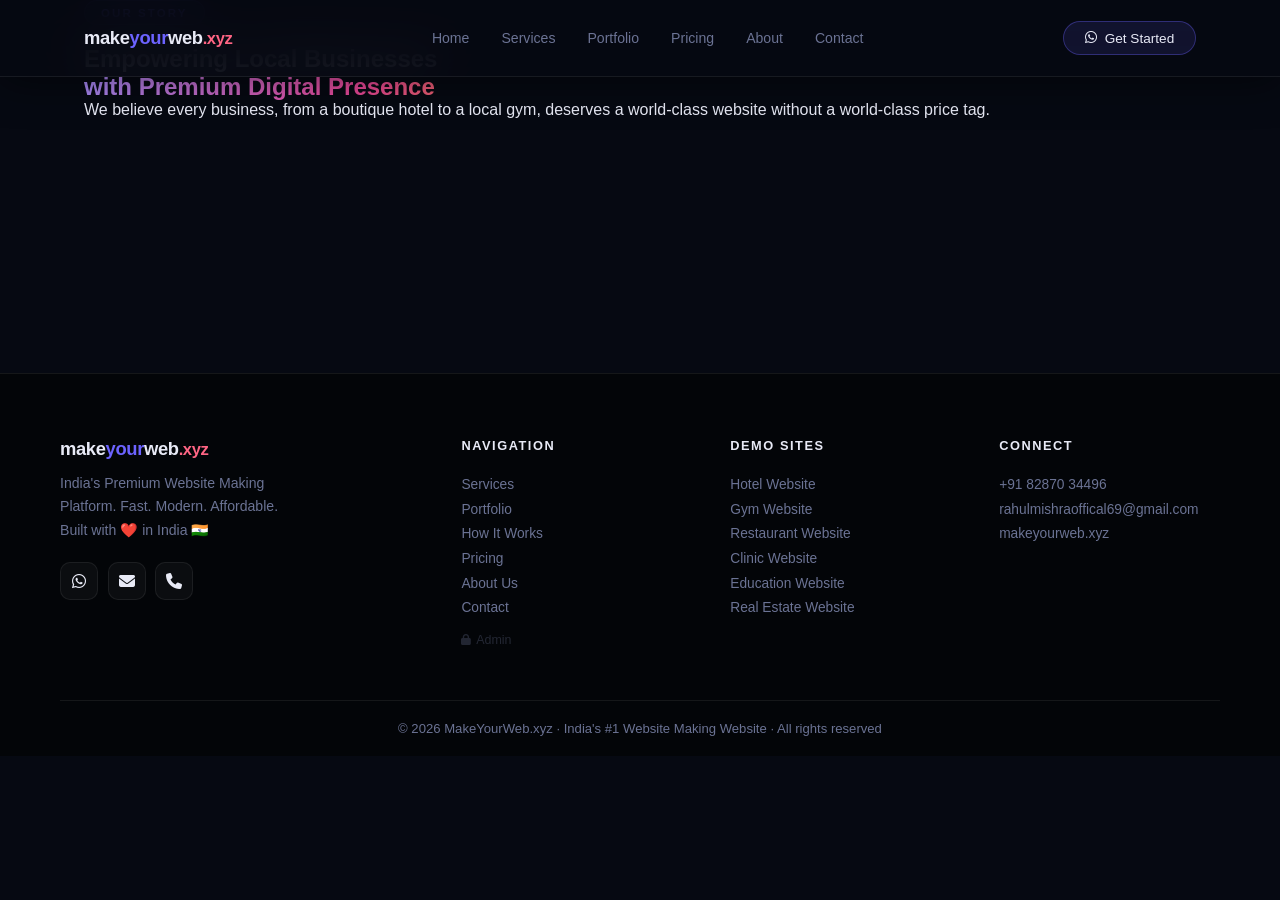
<file: about.html>
<!DOCTYPE html>
<html lang="en">
<head>
  <meta charset="UTF-8"/>
  <meta name="viewport" content="width=device-width, initial-scale=1.0"/>
  <title>About Us — Make Your Web</title>
  <meta name="description" content="Learn more about our mission to provide high-quality, affordable websites for small businesses across India."/>
  
  <!-- SEO & Branding -->
  <link rel="icon" type="image/svg+xml" href="favicon.svg"/>
  <link rel="apple-touch-icon" href="favicon.svg"/>
  <meta name="robots" content="index, follow"/>
  <link rel="canonical" href="https://makeyourweb.xyz/about.html"/>

  <!-- Open Graph / Facebook -->
  <meta property="og:type" content="website"/>
  <meta property="og:url" content="https://makeyourweb.xyz/about.html"/>
  <meta property="og:title" content="About MakeYourWeb — Affordable Premium Sites"/>
  <meta property="og:description" content="Empowering Indian businesses with modern, fast websites for just ₹999."/>
  <meta property="og:image" content="https://makeyourweb.xyz/favicon.svg"/>

  <!-- Twitter -->
  <meta property="twitter:card" content="summary_large_image"/>
  <meta property="twitter:title" content="About Us — Make Your Web"/>
  <meta property="twitter:image" content="https://makeyourweb.xyz/favicon.svg"/>

  <link rel="preconnect" href="https://fonts.googleapis.com"/>
  <link rel="preconnect" href="https://fonts.gstatic.com" crossorigin/>
  <link href="https://fonts.googleapis.com/css2?family=Outfit:wght@400;500;600;700;800&family=Inter:ital,opsz,wght@0,14..32,300;0,14..32,400;0,14..32,500;1,14..32,400&display=swap" rel="stylesheet"/>
  <link rel="stylesheet" href="https://cdnjs.cloudflare.com/ajax/libs/font-awesome/6.5.0/css/all.min.css"/>
  <link rel="stylesheet" href="styles.css"/>
</head>
<body class="page-body">

<nav id="nav" class="scrolled">
  <div class="nav-inner">
    <a href="index.html" class="nav-logo">make<span>your</span>web<em>.xyz</em></a>
    <ul class="nav-links">
      <li><a href="index.html">Home</a></li>
      <li><a href="index.html#services">Services</a></li>
      <li><a href="portfolio.html">Portfolio</a></li>
      <li><a href="index.html#pricing">Pricing</a></li>
      <li><a href="about.html" class="active">About</a></li>
      <li><a href="contact.html">Contact</a></li>
    </ul>
    <a href="https://wa.me/918287034496" target="_blank" class="nav-cta">
      <i class="fab fa-whatsapp"></i> Get Started
    </a>
    <button class="burger" id="burger" aria-label="Menu"><span></span><span></span><span></span></button>
  </div>
  <div class="mob-nav" id="mobNav">
    <a href="index.html">Home</a>
    <a href="index.html#services">Services</a>
    <a href="portfolio.html">Portfolio</a>
    <a href="index.html#pricing">Pricing</a>
    <a href="about.html" class="active">About</a>
    <a href="contact.html">Contact</a>
    <a href="https://wa.me/918287034496" target="_blank" class="mob-cta"><i class="fab fa-whatsapp"></i> Get Started</a>
  </div>
</nav>

<section class="page-hero">
  <div class="container">
    <div class="sec-tag">Our Story</div>
    <h1 class="page-h1">Empowering Local Businesses<br/><span class="shine-text">with Premium Digital Presence</span></h1>
    <p class="page-p">We believe every business, from a boutique hotel to a local gym, deserves a world-class website without a world-class price tag.</p>
  </div>
</section>

<section class="about-content">
  <div class="container">
    <div class="about-grid">
      <div class="about-text fade-up">
        <h2>Who We Are</h2>
        <p>Make Your Web was founded to bridge the digital gap for small and medium businesses in India. Most agencies charge lakhs for simple sites — we do it for ₹999, without compromising on quality or speed.</p>
        <p>Our team specializes in creating high-converting, mobile-first designs that don't just look good, but actually bring in leads and customers.</p>
        <div class="mission-bar">
          <div class="mb-item">
            <strong>150+</strong>
            <span>Sites Built</span>
          </div>
          <div class="mb-item">
            <strong>3 Days</strong>
            <span>Avg. Delivery</span>
          </div>
          <div class="mb-item">
            <strong>₹999</strong>
            <span>Starting Price</span>
          </div>
        </div>
      </div>
      <div class="about-visual fade-up">
        <div class="visual-card">
          <i class="fas fa-rocket"></i>
          <h3>Fast & Reliable</h3>
          <p>We use modern frameworks like Netlify and GitHub to ensure your site is online in record time.</p>
        </div>
        <div class="visual-card">
          <i class="fas fa-shield-halved"></i>
          <h3>Trust & Integrity</h3>
          <p>No hidden costs, no monthly maintenance fees. You own your website 100%.</p>
        </div>
      </div>
    </div>
  </div>
</section>

<footer>
  <div class="container footer-grid">
    <div class="fg-brand">
      <a href="index.html" class="nav-logo">make<span>your</span>web<em>.xyz</em></a>
      <p>India's Premium Website Making Platform. Fast. Modern. Affordable. Built with ❤️ in India 🇮🇳</p>
      <div class="fg-socials">
        <a href="https://wa.me/918287034496" target="_blank" aria-label="WhatsApp"><i class="fab fa-whatsapp"></i></a>
        <a href="mailto:rahulmishraoffical69@gmail.com" aria-label="Email"><i class="fas fa-envelope"></i></a>
        <a href="tel:+918287034496" aria-label="Phone"><i class="fas fa-phone"></i></a>
      </div>
    </div>
    <div class="fg-links">
      <h4>Navigation</h4>
      <a href="index.html#services">Services</a><a href="portfolio.html">Portfolio</a><a href="index.html#process">How It Works</a><a href="index.html#pricing">Pricing</a><a href="about.html">About Us</a><a href="contact.html">Contact</a>
      <a href="admin/index.html" style="margin-top:.5rem;opacity:.3;font-size:.78rem"><i class="fas fa-lock" style="font-size:.7rem;margin-right:.3rem"></i>Admin</a>
    </div>
    <div class="fg-links">
      <h4>Demo Sites</h4>
      <a href="demos/hotel/index.html" target="_blank">Hotel Website</a><a href="demos/gym/index.html" target="_blank">Gym Website</a><a href="demos/restaurant/index.html" target="_blank">Restaurant Website</a><a href="demos/clinic/index.html" target="_blank">Clinic Website</a><a href="demos/education/index.html" target="_blank">Education Website</a><a href="demos/real-estate/index.html" target="_blank">Real Estate Website</a>
    </div>
    <div class="fg-links">
      <h4>Connect</h4>
      <a href="tel:+918287034496">+91 82870 34496</a>
      <a href="mailto:rahulmishraoffical69@gmail.com">rahulmishraoffical69@gmail.com</a>
      <a href="https://makeyourweb.xyz">makeyourweb.xyz</a>
    </div>
  </div>
  <div class="footer-bottom"><p>© 2026 MakeYourWeb.xyz · India's #1 Website Making Website · All rights reserved</p></div>
</footer>

<script src="script.js"></script>
</body>
</html>
</file>
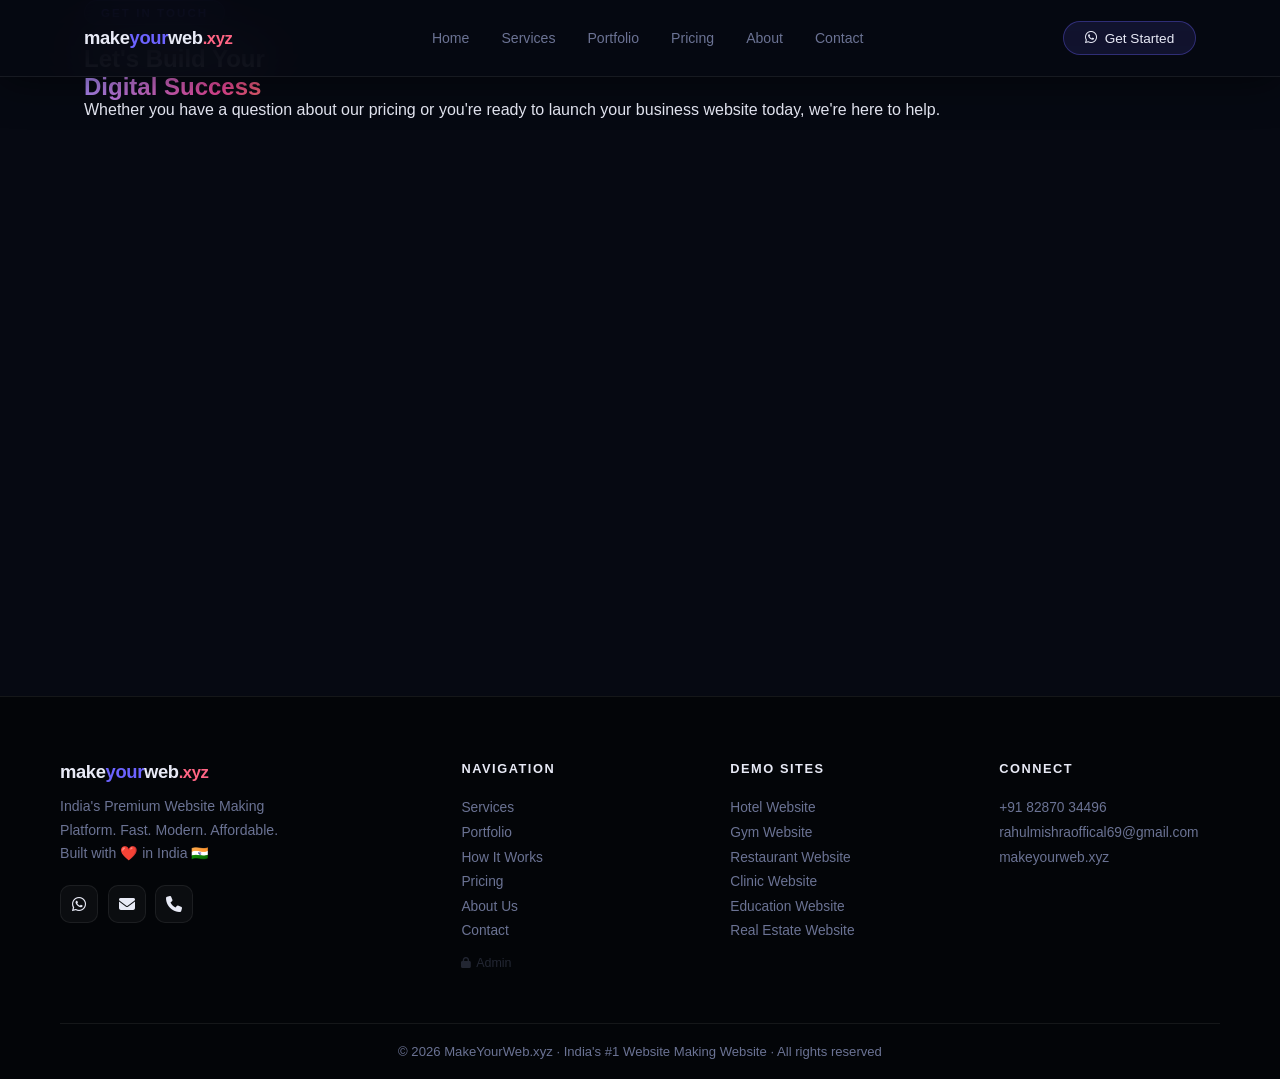
<file: contact.html>
<!DOCTYPE html>
<html lang="en">
<head>
  <meta charset="UTF-8"/>
  <meta name="viewport" content="width=device-width, initial-scale=1.0"/>
  <title>Contact Us — Make Your Web</title>
  <meta name="description" content="Ready to get your professional business website? Contact us today for a free consultation and let's get you online in 3 days."/>
  
  <!-- SEO & Branding -->
  <link rel="icon" type="image/svg+xml" href="favicon.svg"/>
  <link rel="apple-touch-icon" href="favicon.svg"/>
  <meta name="robots" content="index, follow"/>
  <link rel="canonical" href="https://makeyourweb.xyz/contact.html"/>

  <!-- Open Graph / Facebook -->
  <meta property="og:type" content="website"/>
  <meta property="og:url" content="https://makeyourweb.xyz/contact.html"/>
  <meta property="og:title" content="Contact MakeYourWeb — Get Your Site in 3 Days"/>
  <meta property="og:description" content="Start your project today. Professional websites starting at ₹999."/>
  <meta property="og:image" content="https://makeyourweb.xyz/favicon.svg"/>

  <!-- Twitter -->
  <meta property="twitter:card" content="summary_large_image"/>
  <meta property="twitter:title" content="Contact Us — Make Your Web"/>
  <meta property="twitter:image" content="https://makeyourweb.xyz/favicon.svg"/>

  <link rel="preconnect" href="https://fonts.googleapis.com"/>
  <link rel="preconnect" href="https://fonts.gstatic.com" crossorigin/>
  <link href="https://fonts.googleapis.com/css2?family=Outfit:wght@400;500;600;700;800&family=Inter:ital,opsz,wght@0,14..32,300;0,14..32,400;0,14..32,500;1,14..32,400&display=swap" rel="stylesheet"/>
  <link rel="stylesheet" href="https://cdnjs.cloudflare.com/ajax/libs/font-awesome/6.5.0/css/all.min.css"/>
  <link rel="stylesheet" href="styles.css"/>
</head>
<body class="page-body">

<nav id="nav" class="scrolled">
  <div class="nav-inner">
    <a href="index.html" class="nav-logo">make<span>your</span>web<em>.xyz</em></a>
    <ul class="nav-links">
      <li><a href="index.html">Home</a></li>
      <li><a href="index.html#services">Services</a></li>
      <li><a href="portfolio.html">Portfolio</a></li>
      <li><a href="index.html#pricing">Pricing</a></li>
      <li><a href="about.html">About</a></li>
      <li><a href="contact.html" class="active">Contact</a></li>
    </ul>
    <a href="https://wa.me/918287034496" target="_blank" class="nav-cta">
      <i class="fab fa-whatsapp"></i> Get Started
    </a>
    <button class="burger" id="burger" aria-label="Menu"><span></span><span></span><span></span></button>
  </div>
  <div class="mob-nav" id="mobNav">
    <a href="index.html">Home</a>
    <a href="index.html#services">Services</a>
    <a href="portfolio.html">Portfolio</a>
    <a href="index.html#pricing">Pricing</a>
    <a href="about.html">About</a>
    <a href="contact.html" class="active">Contact</a>
    <a href="https://wa.me/918287034496" target="_blank" class="mob-cta"><i class="fab fa-whatsapp"></i> Get Started</a>
  </div>
</nav>

<section class="page-hero">
  <div class="container">
    <div class="sec-tag">Get In Touch</div>
    <h1 class="page-h1">Let's Build Your<br/><span class="shine-text">Digital Success</span></h1>
    <p class="page-p">Whether you have a question about our pricing or you're ready to launch your business website today, we're here to help.</p>
  </div>
</section>

<section class="contact-page">
  <div class="container">
    <div class="cp-grid">
      <div class="cp-left fade-up">
        <h2>Direct Support</h2>
        <div class="cp-item">
          <div class="cp-icon"><i class="fab fa-whatsapp"></i></div>
          <div class="cp-body">
            <span>WhatsApp / Phone</span>
            <strong><a href="tel:+918287034496">+91 82870 34496</a></strong>
          </div>
        </div>
        <div class="cp-item">
          <div class="cp-icon"><i class="fas fa-envelope"></i></div>
          <div class="cp-body">
            <span>Email</span>
            <strong><a href="mailto:rahulmishraoffical69@gmail.com">rahulmishraoffical69@gmail.com</a></strong>
          </div>
        </div>
        <div class="cp-item">
          <div class="cp-icon"><i class="fas fa-clock"></i></div>
          <div class="cp-body">
            <span>Response Time</span>
            <strong>Within 1 Hour</strong>
          </div>
        </div>
        <div class="cp-socials">
          <p>Follow our work:</p>
          <div class="fg-socials">
            <a href="https://wa.me/918287034496" target="_blank"><i class="fab fa-whatsapp"></i></a>
            <a href="mailto:rahulmishraoffical69@gmail.com"><i class="fas fa-envelope"></i></a>
          </div>
        </div>
      </div>
      <div class="cp-right fade-up">
        <form id="contactForm" class="contact-card">
          <h3>Send us a Message</h3>
          <div class="cf-row">
            <div class="cf-group"><label>Name</label><input type="text" placeholder="Rahul Sharma" required/></div>
            <div class="cf-group"><label>Phone</label><input type="tel" placeholder="+91 98765 43210" required/></div>
          </div>
          <div class="cf-group">
            <label>Industry</label>
            <select required>
              <option value="">Select industry</option>
              <option>Gym / Fitness</option>
              <option>Restaurant / Café</option>
              <option>Hotel / Resort</option>
              <option>Clinic / Hospital</option>
              <option>Real Estate</option>
              <option>Education</option>
              <option>Small Business</option>
              <option>Other</option>
            </select>
          </div>
          <div class="cf-group"><label>Message</label><textarea rows="4" placeholder="Tell us about your requirements…" required></textarea></div>
          <button type="submit" class="btn-primary btn-full"><i class="fas fa-paper-plane"></i> Send Enquiry</button>
        </form>
        <div id="cfSuccess" class="cf-success" style="padding: 2rem; background: rgba(16,185,129,.1); border: 1px solid rgba(16,185,129,.3); border-radius: 12px; display: none;">
          <h3><i class="fas fa-check-circle"></i> Message Sent!</h3>
          <p>Thank you for reaching out. A team member will contact you on WhatsApp within 1 hour.</p>
        </div>
      </div>
    </div>
  </div>
</section>

<footer>
  <div class="container footer-grid">
    <div class="fg-brand">
      <a href="index.html" class="nav-logo">make<span>your</span>web<em>.xyz</em></a>
      <p>India's Premium Website Making Platform. Fast. Modern. Affordable. Built with ❤️ in India 🇮🇳</p>
      <div class="fg-socials">
        <a href="https://wa.me/918287034496" target="_blank" aria-label="WhatsApp"><i class="fab fa-whatsapp"></i></a>
        <a href="mailto:rahulmishraoffical69@gmail.com" aria-label="Email"><i class="fas fa-envelope"></i></a>
        <a href="tel:+918287034496" aria-label="Phone"><i class="fas fa-phone"></i></a>
      </div>
    </div>
    <div class="fg-links">
      <h4>Navigation</h4>
      <a href="index.html#services">Services</a><a href="portfolio.html">Portfolio</a><a href="index.html#process">How It Works</a><a href="index.html#pricing">Pricing</a><a href="about.html">About Us</a><a href="contact.html">Contact</a>
      <a href="admin/index.html" style="margin-top:.5rem;opacity:.3;font-size:.78rem"><i class="fas fa-lock" style="font-size:.7rem;margin-right:.3rem"></i>Admin</a>
    </div>
    <div class="fg-links">
      <h4>Demo Sites</h4>
      <a href="demos/hotel/index.html" target="_blank">Hotel Website</a><a href="demos/gym/index.html" target="_blank">Gym Website</a><a href="demos/restaurant/index.html" target="_blank">Restaurant Website</a><a href="demos/clinic/index.html" target="_blank">Clinic Website</a><a href="demos/education/index.html" target="_blank">Education Website</a><a href="demos/real-estate/index.html" target="_blank">Real Estate Website</a>
    </div>
    <div class="fg-links">
      <h4>Connect</h4>
      <a href="tel:+918287034496">+91 82870 34496</a>
      <a href="mailto:rahulmishraoffical69@gmail.com">rahulmishraoffical69@gmail.com</a>
      <a href="https://makeyourweb.xyz">makeyourweb.xyz</a>
    </div>
  </div>
  <div class="footer-bottom"><p>© 2026 MakeYourWeb.xyz · India's #1 Website Making Website · All rights reserved</p></div>
</footer>

<script src="script.js"></script>
<script>
const contactForm = document.getElementById('contactForm');
if (contactForm) {
  contactForm.addEventListener('submit', (e) => {
    e.preventDefault();
    const btn = contactForm.querySelector('button');
    btn.disabled = true;
    btn.innerHTML = '<i class="fas fa-spinner fa-spin"></i> Processing…';
    
    setTimeout(() => {
      contactForm.style.display = 'none';
      document.getElementById('cfSuccess').style.display = 'block';
    }, 1500);
  });
}
</script>
</body>
</html>
</file>
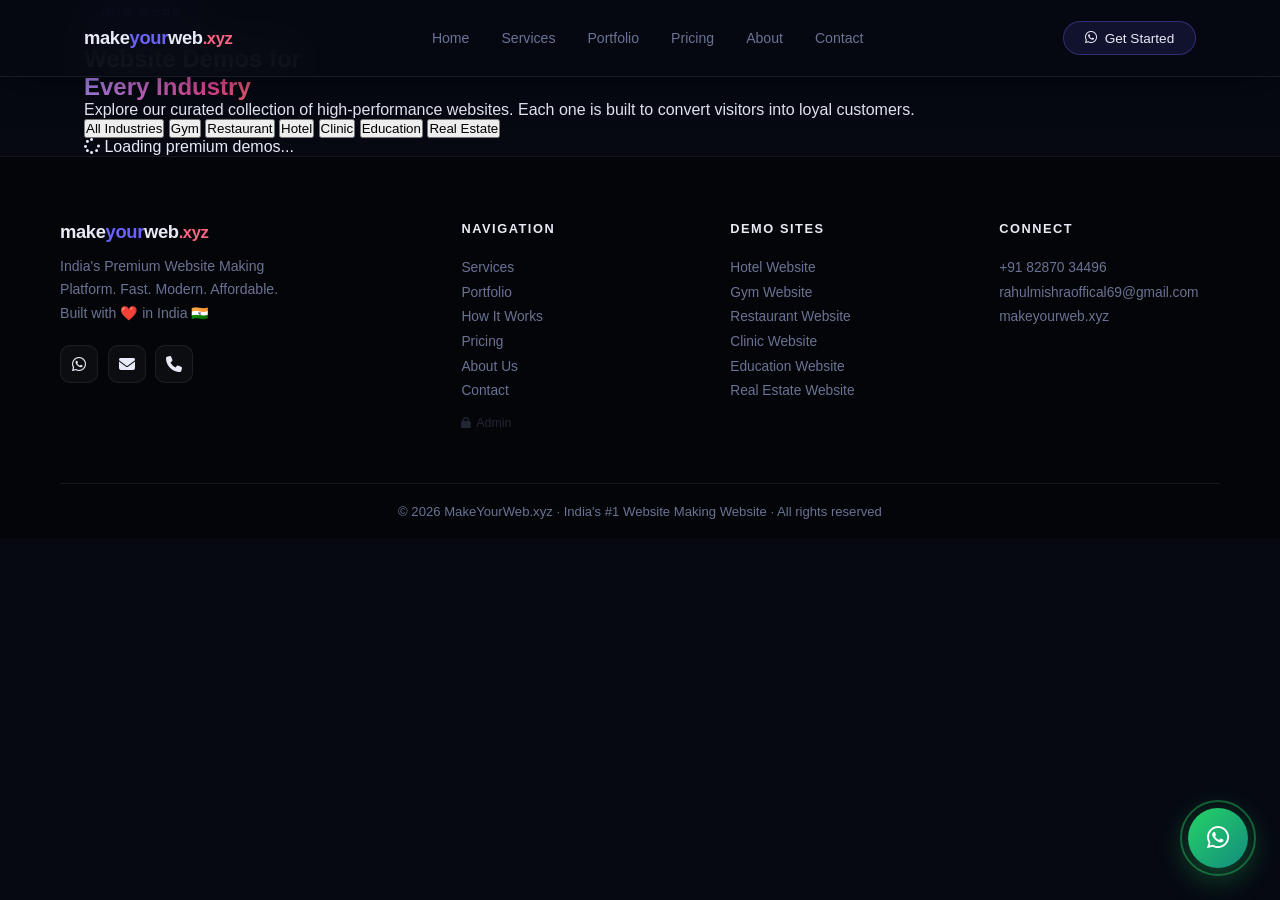
<file: portfolio.html>
<!DOCTYPE html>
<html lang="en">
<head>
  <meta charset="UTF-8"/>
  <meta name="viewport" content="width=device-width, initial-scale=1.0"/>
  <title>Portfolio — Make Your Web</title>
  <meta name="description" content="Explore our collection of premium business website demos. From gyms to hotels, see how we can transform your digital presence."/>
  
  <!-- SEO & Branding -->
  <link rel="icon" type="image/svg+xml" href="favicon.svg"/>
  <link rel="apple-touch-icon" href="favicon.svg"/>
  <meta name="robots" content="index, follow"/>
  <link rel="canonical" href="https://makeyourweb.xyz/portfolio.html"/>

  <!-- Open Graph / Facebook -->
  <meta property="og:type" content="website"/>
  <meta property="og:url" content="https://makeyourweb.xyz/portfolio.html"/>
  <meta property="og:title" content="Our Portfolio — Premium Industry Demos"/>
  <meta property="og:description" content="View our live website demos for gyms, restaurants, and more. Premium designs starting at ₹999."/>
  <meta property="og:image" content="https://makeyourweb.xyz/favicon.svg"/>

  <!-- Twitter -->
  <meta property="twitter:card" content="summary_large_image"/>
  <meta property="twitter:title" content="Our Portfolio — Make Your Web"/>
  <meta property="twitter:image" content="https://makeyourweb.xyz/favicon.svg"/>

  <link rel="preconnect" href="https://fonts.googleapis.com"/>
  <link rel="preconnect" href="https://fonts.gstatic.com" crossorigin/>
  <link href="https://fonts.googleapis.com/css2?family=Outfit:wght@400;500;600;700;800&family=Inter:ital,opsz,wght@0,14..32,300;0,14..32,400;0,14..32,500;1,14..32,400&display=swap" rel="stylesheet"/>
  <link rel="stylesheet" href="https://cdnjs.cloudflare.com/ajax/libs/font-awesome/6.5.0/css/all.min.css"/>
  <link rel="stylesheet" href="styles.css"/>
</head>
<body class="page-body">

<nav id="nav" class="scrolled">
  <div class="nav-inner">
    <a href="index.html" class="nav-logo">make<span>your</span>web<em>.xyz</em></a>
    <ul class="nav-links">
      <li><a href="index.html">Home</a></li>
      <li><a href="index.html#services">Services</a></li>
      <li><a href="portfolio.html" class="active">Portfolio</a></li>
      <li><a href="index.html#pricing">Pricing</a></li>
      <li><a href="about.html">About</a></li>
      <li><a href="contact.html">Contact</a></li>
    </ul>
    <a href="https://wa.me/918287034496" target="_blank" class="nav-cta">
      <i class="fab fa-whatsapp"></i> Get Started
    </a>
    <button class="burger" id="burger" aria-label="Menu"><span></span><span></span><span></span></button>
  </div>
  <div class="mob-nav" id="mobNav">
    <a href="index.html">Home</a>
    <a href="index.html#services">Services</a>
    <a href="portfolio.html" class="active">Portfolio</a>
    <a href="index.html#pricing">Pricing</a>
    <a href="about.html">About</a>
    <a href="contact.html">Contact</a>
    <a href="https://wa.me/918287034496" target="_blank" class="mob-cta"><i class="fab fa-whatsapp"></i> Get Started</a>
  </div>
</nav>

<section class="page-hero">
  <div class="container">
    <div class="sec-tag">Our Work</div>
    <h1 class="page-h1">Website Demos for<br/><span class="shine-text">Every Industry</span></h1>
    <p class="page-p">Explore our curated collection of high-performance websites. Each one is built to convert visitors into loyal customers.</p>
  </div>
</section>

<section class="portfolio-sec">
  <div class="container">
    <div class="portfolio-controls" id="demoFilters">
      <button class="pf-btn active" data-filter="all">All Industries</button>
      <button class="pf-btn" data-filter="Gym & Fitness">Gym</button>
      <button class="pf-btn" data-filter="Restaurant & Café">Restaurant</button>
      <button class="pf-btn" data-filter="Hotel & Resort">Hotel</button>
      <button class="pf-btn" data-filter="Clinic & Hospital">Clinic</button>
      <button class="pf-btn" data-filter="Education">Education</button>
      <button class="pf-btn" data-filter="Real Estate">Real Estate</button>
    </div>

    <div class="pf-grid" id="portfolioGrid">
      <!-- Generated by JS from demos.json -->
      <div class="loading-state">
        <i class="fas fa-spinner fa-spin"></i> Loading premium demos...
      </div>
    </div>
  </div>
</section>

<footer>
  <div class="container footer-grid">
    <div class="fg-brand">
      <a href="index.html" class="nav-logo">make<span>your</span>web<em>.xyz</em></a>
      <p>India's Premium Website Making Platform. Fast. Modern. Affordable. Built with ❤️ in India 🇮🇳</p>
      <div class="fg-socials">
        <a href="https://wa.me/918287034496" target="_blank" aria-label="WhatsApp"><i class="fab fa-whatsapp"></i></a>
        <a href="mailto:rahulmishraoffical69@gmail.com" aria-label="Email"><i class="fas fa-envelope"></i></a>
        <a href="tel:+918287034496" aria-label="Phone"><i class="fas fa-phone"></i></a>
      </div>
    </div>
    <div class="fg-links">
      <h4>Navigation</h4>
      <a href="index.html#services">Services</a><a href="portfolio.html">Portfolio</a><a href="index.html#process">How It Works</a><a href="index.html#pricing">Pricing</a><a href="about.html">About Us</a><a href="contact.html">Contact</a>
      <a href="admin/index.html" style="margin-top:.5rem;opacity:.3;font-size:.78rem"><i class="fas fa-lock" style="font-size:.7rem;margin-right:.3rem"></i>Admin</a>
    </div>
    <div class="fg-links">
      <h4>Demo Sites</h4>
      <a href="demos/hotel/index.html" target="_blank">Hotel Website</a><a href="demos/gym/index.html" target="_blank">Gym Website</a><a href="demos/restaurant/index.html" target="_blank">Restaurant Website</a><a href="demos/clinic/index.html" target="_blank">Clinic Website</a><a href="demos/education/index.html" target="_blank">Education Website</a><a href="demos/real-estate/index.html" target="_blank">Real Estate Website</a>
    </div>
    <div class="fg-links">
      <h4>Connect</h4>
      <a href="tel:+918287034496">+91 82870 34496</a>
      <a href="mailto:rahulmishraoffical69@gmail.com">rahulmishraoffical69@gmail.com</a>
      <a href="https://makeyourweb.xyz">makeyourweb.xyz</a>
    </div>
  </div>
  <div class="footer-bottom"><p>© 2026 MakeYourWeb.xyz · India's #1 Website Making Website · All rights reserved</p></div>
</footer>

<!-- WHATSAPP FLOAT -->
<a href="https://wa.me/918287034496" target="_blank" class="wa-float" id="waFloat" aria-label="WhatsApp">
  <i class="fab fa-whatsapp"></i><span class="wa-ring"></span>
</a>

<script src="script.js"></script>
<script>
// MASTER PORTFOLIO INITIALIZER
(function() {
  const filters = document.querySelectorAll('.pf-btn');

  // Load all demos for the portfolio page
  if (window._myw_loadDemos) {
    window._myw_loadDemos('portfolioGrid');
  }

  // Handle local filtering
  filters.forEach(btn => {
    btn.addEventListener('click', () => {
      filters.forEach(b => b.classList.remove('active'));
      btn.classList.add('active');
      const f = btn.dataset.filter;
      document.querySelectorAll('#portfolioGrid .demo-card').forEach(c => {
        c.style.display = (f === 'all' || c.dataset.cat === f) ? '' : 'none';
      });
    });
  });
})();
</script>
</body>
</html>
</file>
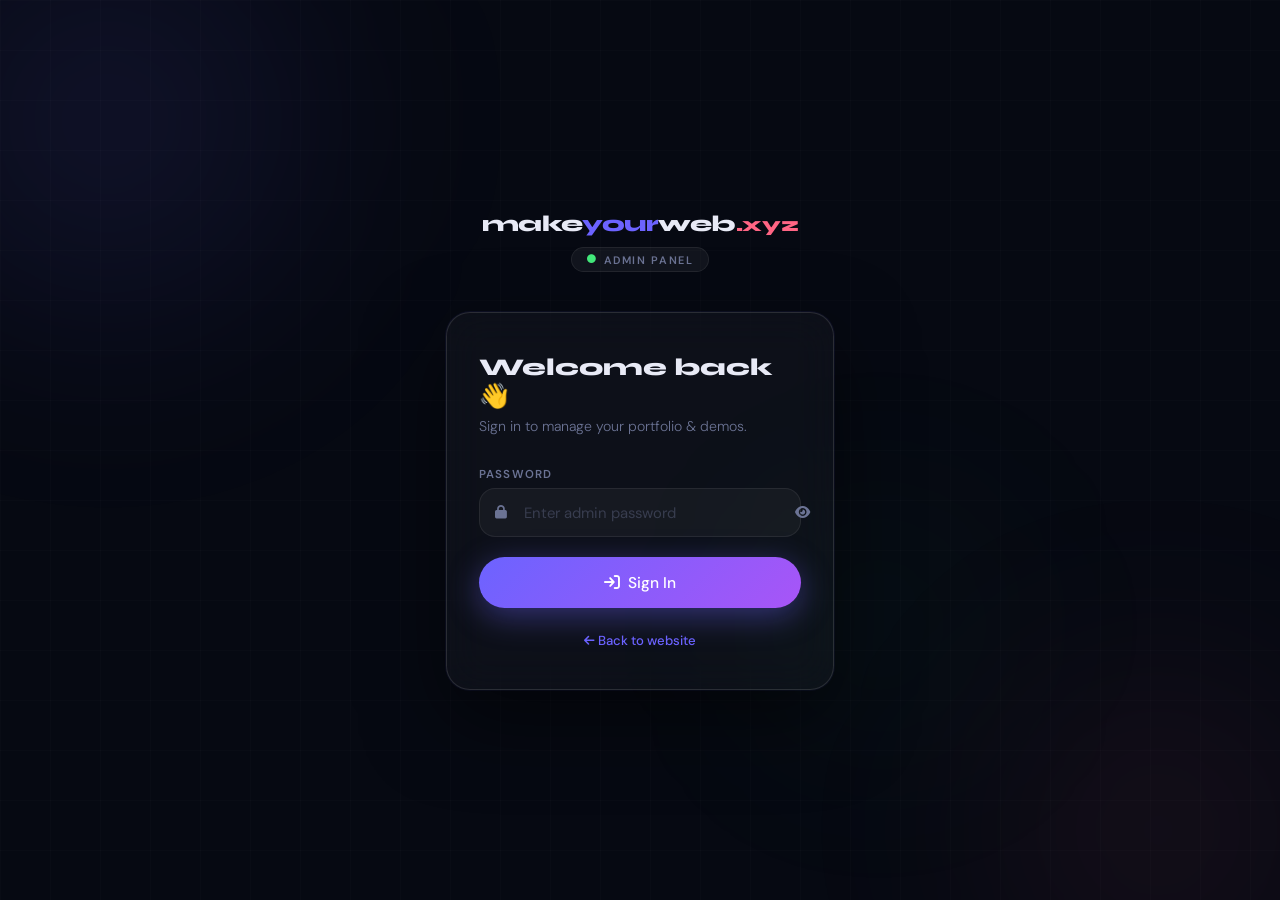
<file: admin/dashboard.html>
<!DOCTYPE html>
<html lang="en">
<head>
  <meta charset="UTF-8"/>
  <meta name="viewport" content="width=device-width, initial-scale=1.0"/>
  <title>Admin Dashboard — MakeYourWeb</title>
  <link rel="preconnect" href="https://fonts.googleapis.com"/>
  <link href="https://fonts.googleapis.com/css2?family=Syne:wght@400;600;700;800&family=DM+Sans:wght@300;400;500&display=swap" rel="stylesheet"/>
  <link rel="stylesheet" href="https://cdnjs.cloudflare.com/ajax/libs/font-awesome/6.5.0/css/all.min.css"/>
  <style>
    :root{
      --bg:#060912;--bg2:#080d1a;--bg3:#0b1020;
      --acc:#6c63ff;--acc2:#ff6584;--acc3:#43e97b;--gold:#f5c842;
      --glass:rgba(255,255,255,.035);
      --border:rgba(255,255,255,.07);--border2:rgba(255,255,255,.12);
      --text:#e8eaf6;--muted:#6b7394;
      --fh:'Syne',sans-serif;--fb:'DM Sans',sans-serif;
      --r:12px;--r2:20px;--ease:cubic-bezier(.4,0,.2,1);
      --spring:cubic-bezier(.34,1.56,.64,1);
      --sidebar:260px;
    }
    *,*::before,*::after{box-sizing:border-box;margin:0;padding:0;}
    html{scroll-behavior:smooth;}
    body{
      background:var(--bg);color:var(--text);
      font-family:var(--fb);font-weight:300;
      min-height:100vh;overflow-x:hidden;
      -webkit-font-smoothing:antialiased;
    }
    a{text-decoration:none;color:inherit;}
    ::-webkit-scrollbar{width:4px;}
    ::-webkit-scrollbar-track{background:var(--bg);}
    ::-webkit-scrollbar-thumb{background:var(--acc);border-radius:4px;}

    /* ── LAYOUT ── */
    .adm-layout{display:flex;min-height:100vh;}

    /* ── SIDEBAR ── */
    .sidebar{
      width:var(--sidebar);flex-shrink:0;
      background:rgba(6,9,18,.97);border-right:1px solid var(--border);
      display:flex;flex-direction:column;
      position:fixed;top:0;left:0;bottom:0;z-index:100;
      transition:transform .35s var(--ease);
    }
    .sb-logo{
      padding:1.75rem 1.5rem 1.5rem;
      border-bottom:1px solid var(--border);
    }
    .sb-logo a{
      font-family:var(--fh);font-size:1.1rem;font-weight:800;
      letter-spacing:-.02em;color:var(--text);
    }
    .sb-logo a span{color:var(--acc);}
    .sb-logo a em{font-style:normal;color:var(--acc2);font-size:.9em;}
    .sb-badge{
      display:inline-flex;align-items:center;gap:.35rem;
      font-size:.62rem;font-weight:600;letter-spacing:.14em;
      text-transform:uppercase;color:var(--muted);
      background:rgba(255,255,255,.04);border:1px solid var(--border);
      padding:.25rem .75rem;border-radius:100px;margin-top:.5rem;
    }
    .sb-badge i{color:var(--acc3);font-size:.5rem;}

    .sb-nav{padding:1.25rem .75rem;flex:1;overflow-y:auto;}
    .sb-section-label{
      font-size:.62rem;font-weight:700;text-transform:uppercase;
      letter-spacing:.15em;color:var(--muted);
      padding:.25rem .75rem;margin-bottom:.4rem;margin-top:1rem;
    }
    .sb-section-label:first-child{margin-top:0;}
    .sb-link{
      display:flex;align-items:center;gap:.75rem;
      padding:.65rem .85rem;border-radius:var(--r);
      font-size:.88rem;color:var(--muted);
      transition:background .2s,color .2s;cursor:pointer;
      border:none;background:none;width:100%;text-align:left;
    }
    .sb-link i{width:18px;text-align:center;font-size:.9rem;}
    .sb-link:hover{background:rgba(255,255,255,.05);color:var(--text);}
    .sb-link.active{
      background:rgba(108,99,255,.12);color:var(--text);
      border:1px solid rgba(108,99,255,.2);
    }
    .sb-link.active i{color:var(--acc);}

    .sb-footer{
      padding:1.25rem 1rem;border-top:1px solid var(--border);
    }
    .sb-user{
      display:flex;align-items:center;gap:.75rem;
      padding:.65rem .75rem;border-radius:var(--r);
      background:rgba(255,255,255,.03);border:1px solid var(--border);
    }
    .sb-avatar{
      width:34px;height:34px;border-radius:50%;
      background:linear-gradient(135deg,#6c63ff,#a855f7);
      display:flex;align-items:center;justify-content:center;
      font-family:var(--fh);font-weight:800;font-size:.8rem;
      flex-shrink:0;
    }
    .sb-user-info strong{display:block;font-size:.82rem;font-weight:600;color:var(--text);}
    .sb-user-info span{font-size:.72rem;color:var(--muted);}
    .sb-logout{
      margin-left:auto;background:none;border:none;
      color:var(--muted);cursor:pointer;font-size:.85rem;
      padding:.2rem;transition:color .2s;
    }
    .sb-logout:hover{color:var(--acc2);}

    /* Mobile sidebar toggle */
    .sb-toggle{
      display:none;position:fixed;top:1rem;left:1rem;z-index:200;
      background:rgba(6,9,18,.9);border:1px solid var(--border);
      color:var(--text);border-radius:var(--r);
      width:40px;height:40px;
      align-items:center;justify-content:center;
      cursor:pointer;backdrop-filter:blur(12px);
    }
    .sb-overlay{
      display:none;position:fixed;inset:0;z-index:99;
      background:rgba(0,0,0,.5);backdrop-filter:blur(4px);
    }

    /* ── MAIN ── */
    .adm-main{
      margin-left:var(--sidebar);flex:1;
      min-height:100vh;padding:2rem 2.5rem;
    }

    /* ── TOP BAR ── */
    .adm-topbar{
      display:flex;align-items:center;justify-content:space-between;
      margin-bottom:2rem;padding-bottom:1.5rem;
      border-bottom:1px solid var(--border);
    }
    .adm-page-title h2{
      font-family:var(--fh);font-size:1.6rem;font-weight:800;
      letter-spacing:-.02em;
    }
    .adm-page-title p{font-size:.85rem;color:var(--muted);margin-top:.2rem;}
    .adm-topbar-actions{display:flex;align-items:center;gap:.75rem;}
    .adm-live-badge{
      display:inline-flex;align-items:center;gap:.4rem;
      font-size:.75rem;font-weight:500;
      color:var(--acc3);background:rgba(67,233,123,.08);
      border:1px solid rgba(67,233,123,.2);
      padding:.3rem .85rem;border-radius:100px;
    }
    .adm-live-dot{
      width:6px;height:6px;background:var(--acc3);border-radius:50%;
      animation:pulse 2s infinite;
    }
    @keyframes pulse{0%,100%{box-shadow:0 0 0 0 rgba(67,233,123,.4);}50%{box-shadow:0 0 0 5px rgba(67,233,123,0);}}

    /* ── VIEWS ── */
    .view{display:none;}
    .view.active{display:block;}

    /* ── STATS ROW ── */
    .stats-row{
      display:grid;grid-template-columns:repeat(4,1fr);
      gap:1rem;margin-bottom:2rem;
    }
    .stat-card{
      background:var(--glass);border:1px solid var(--border);
      border-radius:var(--r2);padding:1.4rem 1.5rem;
      display:flex;align-items:flex-start;gap:1rem;
      transition:border-color .25s,transform .3s var(--spring);
    }
    .stat-card:hover{border-color:rgba(108,99,255,.25);transform:translateY(-3px);}
    .stat-icon{
      width:42px;height:42px;border-radius:12px;
      display:flex;align-items:center;justify-content:center;
      font-size:1rem;flex-shrink:0;
    }
    .stat-info strong{
      display:block;font-family:var(--fh);font-size:1.75rem;
      font-weight:800;line-height:1;
    }
    .stat-info span{font-size:.78rem;color:var(--muted);text-transform:uppercase;letter-spacing:.08em;}

    /* ── SECTION HEADER ── */
    .sec-hd{
      display:flex;align-items:center;justify-content:space-between;
      margin-bottom:1.25rem;
    }
    .sec-hd h3{font-family:var(--fh);font-size:1.1rem;font-weight:700;}
    .sec-hd p{font-size:.82rem;color:var(--muted);margin-top:.1rem;}

    /* ── BUTTONS ── */
    .btn{
      display:inline-flex;align-items:center;gap:.5rem;
      font-family:var(--fb);font-size:.88rem;font-weight:500;
      padding:.6rem 1.3rem;border-radius:100px;
      cursor:pointer;transition:transform .3s var(--spring),box-shadow .3s,opacity .2s;
      border:none;white-space:nowrap;
    }
    .btn-primary{
      background:linear-gradient(135deg,#6c63ff,#a855f7);color:#fff;
      box-shadow:0 6px 24px rgba(108,99,255,.35);
    }
    .btn-primary:hover{transform:translateY(-2px);box-shadow:0 12px 36px rgba(108,99,255,.5);}
    .btn-ghost{
      background:rgba(255,255,255,.04);color:var(--text);
      border:1px solid var(--border2);
    }
    .btn-ghost:hover{background:rgba(255,255,255,.08);border-color:rgba(108,99,255,.4);}
    .btn-danger{background:rgba(255,101,132,.12);color:var(--acc2);border:1px solid rgba(255,101,132,.25);}
    .btn-danger:hover{background:rgba(255,101,132,.22);}
    .btn-success{background:rgba(67,233,123,.12);color:var(--acc3);border:1px solid rgba(67,233,123,.25);}
    .btn-success:hover{background:rgba(67,233,123,.22);}
    .btn-sm{padding:.4rem .9rem;font-size:.78rem;}
    .btn:disabled{opacity:.45;pointer-events:none;}

    /* ── UPLOAD ZONE ── */
    .upload-panel{
      background:var(--glass);border:1px solid var(--border);
      border-radius:var(--r2);padding:2rem;margin-bottom:2rem;
    }
    .upload-panel h3{
      font-family:var(--fh);font-size:1.1rem;font-weight:700;
      margin-bottom:.3rem;
    }
    .upload-panel > p{font-size:.85rem;color:var(--muted);margin-bottom:1.75rem;}

    .drop-zone{
      border:2px dashed rgba(108,99,255,.35);
      border-radius:var(--r2);padding:3rem 2rem;
      text-align:center;cursor:pointer;
      transition:border-color .25s,background .25s;
      position:relative;
    }
    .drop-zone.drag-over{
      border-color:var(--acc);background:rgba(108,99,255,.06);
    }
    .drop-zone input[type=file]{
      position:absolute;inset:0;opacity:0;cursor:pointer;width:100%;height:100%;
    }
    .dz-icon{font-size:2.5rem;margin-bottom:.75rem;opacity:.6;}
    .dz-title{font-family:var(--fh);font-size:1rem;font-weight:700;margin-bottom:.35rem;}
    .dz-sub{font-size:.82rem;color:var(--muted);}
    .dz-sub strong{color:var(--acc);}
    .dz-formats{
      display:flex;gap:.5rem;justify-content:center;margin-top:1rem;flex-wrap:wrap;
    }
    .dz-fmt{
      font-size:.68rem;font-weight:600;letter-spacing:.1em;text-transform:uppercase;
      padding:.2rem .65rem;border-radius:100px;
      background:rgba(255,255,255,.06);border:1px solid var(--border2);color:var(--muted);
    }

    /* File list */
    /* Picker buttons inside drop zone */
    .dz-pick-btns{display:flex;gap:.65rem;justify-content:center;margin-top:1rem;flex-wrap:wrap;}
    .dz-pick-btn{
      display:inline-flex;align-items:center;gap:.45rem;
      font-family:var(--fb);font-size:.84rem;font-weight:500;
      padding:.55rem 1.3rem;border-radius:100px;cursor:pointer;
      background:rgba(108,99,255,.14);color:var(--acc);
      border:1px solid rgba(108,99,255,.35);
      transition:background .2s,transform .25s cubic-bezier(.34,1.56,.64,1);
      pointer-events:all;z-index:2;position:relative;
    }
    .dz-pick-btn:hover{background:rgba(108,99,255,.25);transform:translateY(-2px);}
    .dz-pick-sec{background:rgba(255,255,255,.05);color:var(--muted);border-color:var(--border2);}
    .dz-pick-sec:hover{background:rgba(255,255,255,.1);color:var(--text);}

    .file-list{margin-top:1.25rem;display:flex;flex-direction:column;gap:.5rem;}
    .file-item{
      display:flex;align-items:center;gap:.75rem;
      background:rgba(255,255,255,.04);border:1px solid var(--border);
      border-radius:var(--r);padding:.65rem 1rem;
    }
    .file-icon{
      width:34px;height:34px;border-radius:8px;
      background:rgba(108,99,255,.1);border:1px solid rgba(108,99,255,.2);
      display:flex;align-items:center;justify-content:center;
      color:var(--acc);font-size:.85rem;flex-shrink:0;
    }
    .file-name{font-size:.86rem;font-weight:500;flex:1;min-width:0;white-space:nowrap;overflow:hidden;text-overflow:ellipsis;}
    .file-size{font-size:.75rem;color:var(--muted);flex-shrink:0;}
    .file-remove{
      background:none;border:none;color:var(--muted);cursor:pointer;
      font-size:.8rem;padding:.2rem;transition:color .2s;flex-shrink:0;
    }
    .file-remove:hover{color:var(--acc2);}

    /* Demo metadata form */
    .meta-form{
      display:grid;grid-template-columns:1fr 1fr;gap:1.25rem;
      margin-top:1.75rem;
    }
    .mf-group{display:flex;flex-direction:column;gap:.4rem;}
    .mf-group.full{grid-column:1/-1;}
    .mf-group label{
      font-size:.72rem;font-weight:600;text-transform:uppercase;
      letter-spacing:.1em;color:var(--muted);
    }
    .mf-group input,.mf-group select,.mf-group textarea{
      background:rgba(255,255,255,.04);border:1px solid var(--border);
      border-radius:var(--r);padding:.75rem 1rem;
      color:var(--text);font-family:var(--fb);font-size:.9rem;
      outline:none;resize:none;-webkit-appearance:none;
      transition:border-color .25s,box-shadow .25s;
    }
    .mf-group select option{background:#0d1020;}
    .mf-group input:focus,.mf-group select:focus,.mf-group textarea:focus{
      border-color:rgba(108,99,255,.5);box-shadow:0 0 0 3px rgba(108,99,255,.1);
    }
    .mf-group input::placeholder,.mf-group textarea::placeholder{color:rgba(107,115,148,.35);}

    .color-preview{
      display:flex;align-items:center;gap:.75rem;
    }
    .color-preview input[type=color]{
      width:42px;height:42px;border:none;background:none;
      cursor:pointer;border-radius:8px;padding:2px;flex-shrink:0;
    }
    .color-preview input[type=text]{flex:1;}

    /* Upload actions */
    .upload-actions{
      display:flex;align-items:center;gap:1rem;
      margin-top:2rem;padding-top:1.5rem;
      border-top:1px solid var(--border);
      flex-wrap:wrap;
    }
    .upload-actions .btn{padding:.7rem 1.6rem;}

    /* Progress */
    .progress-wrap{
      display:none;background:rgba(108,99,255,.06);
      border:1px solid rgba(108,99,255,.2);border-radius:var(--r);
      padding:1rem 1.25rem;margin-top:1rem;
    }
    .progress-wrap.show{display:block;}
    .progress-label{
      display:flex;justify-content:space-between;
      font-size:.82rem;margin-bottom:.6rem;
    }
    .progress-label span:last-child{color:var(--acc);}
    .progress-bar-bg{
      height:6px;background:rgba(108,99,255,.15);
      border-radius:4px;overflow:hidden;
    }
    .progress-bar{
      height:100%;background:linear-gradient(90deg,var(--acc),#a855f7);
      border-radius:4px;width:0;
      transition:width .4s var(--ease);
    }

    /* ── DEMOS TABLE ── */
    .demos-table-wrap{
      background:var(--glass);border:1px solid var(--border);
      border-radius:var(--r2);overflow:hidden;
    }
    .dt-head{
      display:grid;grid-template-columns:2fr 1.2fr 1.2fr .8fr;
      gap:1rem;padding:.85rem 1.5rem;
      background:rgba(255,255,255,.02);border-bottom:1px solid var(--border);
      font-size:.7rem;font-weight:700;text-transform:uppercase;
      letter-spacing:.1em;color:var(--muted);
    }
    .dt-row{
      display:grid;grid-template-columns:2fr 1.2fr 1.2fr .8fr;
      gap:1rem;padding:1rem 1.5rem;
      border-bottom:1px solid var(--border);
      align-items:center;
      transition:background .2s;
    }
    .dt-row:last-child{border-bottom:none;}
    .dt-row:hover{background:rgba(255,255,255,.025);}
    .dt-name{display:flex;align-items:center;gap:.85rem;}
    .dt-dot{width:10px;height:10px;border-radius:50%;flex-shrink:0;}
    .dt-title{font-size:.9rem;font-weight:600;}
    .dt-slug{font-size:.75rem;color:var(--muted);}
    .dt-tag{
      display:inline-flex;font-size:.68rem;font-weight:600;
      letter-spacing:.08em;text-transform:uppercase;
      padding:.2rem .65rem;border-radius:100px;
      background:rgba(108,99,255,.1);color:var(--acc);
      border:1px solid rgba(108,99,255,.2);
    }
    .dt-status{
      display:inline-flex;align-items:center;gap:.4rem;
      font-size:.75rem;font-weight:500;
    }
    .dt-status.live{color:var(--acc3);}
    .dt-status.draft{color:var(--gold);}
    .dt-actions{display:flex;gap:.4rem;justify-content:flex-end;}
    .dt-act-btn{
      width:30px;height:30px;border-radius:8px;
      display:flex;align-items:center;justify-content:center;
      font-size:.78rem;cursor:pointer;border:none;
      transition:background .2s,color .2s;
    }

    .dt-empty{
      padding:4rem 2rem;text-align:center;color:var(--muted);
    }
    .dt-empty i{font-size:2.5rem;opacity:.3;display:block;margin-bottom:1rem;}
    .dt-empty p{font-size:.9rem;}

    /* ── GITHUB SETUP PANEL ── */
    .setup-grid{display:grid;grid-template-columns:1fr 1fr;gap:1.5rem;margin-bottom:2rem;}
    .setup-card{
      background:var(--glass);border:1px solid var(--border);
      border-radius:var(--r2);padding:1.75rem;
    }
    .setup-card h3{
      font-family:var(--fh);font-size:1rem;font-weight:700;
      margin-bottom:.35rem;display:flex;align-items:center;gap:.6rem;
    }
    .setup-card h3 i{color:var(--acc);}
    .setup-card > p{font-size:.84rem;color:var(--muted);margin-bottom:1.5rem;line-height:1.6;}

    .setup-steps{display:flex;flex-direction:column;gap:1rem;}
    .step{display:flex;align-items:flex-start;gap:.85rem;}
    .step-num{
      width:28px;height:28px;border-radius:50%;flex-shrink:0;
      background:rgba(108,99,255,.15);border:1px solid rgba(108,99,255,.3);
      color:var(--acc);font-family:var(--fh);font-weight:800;
      font-size:.75rem;display:flex;align-items:center;justify-content:center;
    }
    .step-body strong{display:block;font-size:.86rem;font-weight:600;margin-bottom:.15rem;}
    .step-body p{font-size:.8rem;color:var(--muted);line-height:1.55;}
    .step-body code{
      font-size:.77rem;background:rgba(255,255,255,.07);
      border:1px solid var(--border);border-radius:6px;
      padding:.2rem .5rem;font-family:monospace;
      color:var(--acc3);
    }

    .gh-form{display:flex;flex-direction:column;gap:.9rem;}
    .gh-group{display:flex;flex-direction:column;gap:.35rem;}
    .gh-group label{font-size:.72rem;font-weight:600;text-transform:uppercase;letter-spacing:.1em;color:var(--muted);}
    .gh-group input{
      background:rgba(255,255,255,.04);border:1px solid var(--border);
      border-radius:var(--r);padding:.75rem 1rem;
      color:var(--text);font-family:var(--fb);font-size:.9rem;
      outline:none;-webkit-appearance:none;
      transition:border-color .25s,box-shadow .25s;
    }
    .gh-group input:focus{border-color:rgba(108,99,255,.5);box-shadow:0 0 0 3px rgba(108,99,255,.1);}
    .gh-group input::placeholder{color:rgba(107,115,148,.35);}

    .gh-status{
      display:flex;align-items:center;gap:.5rem;
      font-size:.82rem;padding:.6rem .9rem;border-radius:var(--r);
      margin-top:.5rem;
    }
    .gh-status.ok{background:rgba(67,233,123,.08);color:var(--acc3);border:1px solid rgba(67,233,123,.2);}
    .gh-status.err{background:rgba(255,101,132,.08);color:var(--acc2);border:1px solid rgba(255,101,132,.2);}
    .gh-status.info{background:rgba(108,99,255,.08);color:var(--acc);border:1px solid rgba(108,99,255,.2);}

    /* ── TOAST ── */
    .toast-stack{
      position:fixed;bottom:2rem;right:2rem;
      display:flex;flex-direction:column;gap:.6rem;
      z-index:9999;pointer-events:none;
    }
    .toast{
      display:flex;align-items:center;gap:.75rem;
      background:rgba(10,15,30,.95);border:1px solid var(--border2);
      padding:.85rem 1.25rem;border-radius:var(--r);
      backdrop-filter:blur(20px);
      box-shadow:0 16px 48px rgba(0,0,0,.6);
      font-size:.88rem;min-width:260px;max-width:340px;
      opacity:0;transform:translateX(24px);
      transition:opacity .3s,transform .3s;
      pointer-events:all;
    }
    .toast.show{opacity:1;transform:translateX(0);}
    .toast.hide{opacity:0;transform:translateX(24px);}
    .toast i{flex-shrink:0;font-size:1rem;}
    .toast.success i{color:var(--acc3);}
    .toast.error i{color:var(--acc2);}
    .toast.info i{color:var(--acc);}

    /* ── MODAL ── */
    .modal-overlay{
      position:fixed;inset:0;z-index:1000;
      background:rgba(0,0,0,.6);backdrop-filter:blur(8px);
      display:none;align-items:center;justify-content:center;padding:1rem;
    }
    .modal-overlay.open{display:flex;}
    .modal{
      background:var(--bg2);border:1px solid var(--border2);
      border-radius:var(--r2);padding:2rem;
      max-width:480px;width:100%;
      box-shadow:0 40px 100px rgba(0,0,0,.7);
    }
    .modal h3{font-family:var(--fh);font-size:1.1rem;font-weight:700;margin-bottom:.6rem;}
    .modal p{font-size:.88rem;color:var(--muted);line-height:1.6;margin-bottom:1.5rem;}
    .modal-actions{display:flex;gap:.75rem;justify-content:flex-end;}

    /* ── RESPONSIVE ── */
    @media(max-width:1100px){
      .stats-row{grid-template-columns:repeat(2,1fr);}
      .setup-grid{grid-template-columns:1fr;}
      .meta-form{grid-template-columns:1fr;}
      .mf-group.full{grid-column:1;}
    }
    @media(max-width:900px){
      :root{--sidebar:0px;}
      .sidebar{transform:translateX(-260px);}
      .sidebar.open{transform:translateX(0);width:260px;}
      .sb-toggle{display:flex;}
      .sb-overlay.open{display:block;}
      .adm-main{margin-left:0;padding:1.25rem 1.25rem 1.25rem 1.25rem;}
      .adm-topbar{padding-top:3rem;}
    }
    @media(max-width:600px){
      .adm-main{padding:1rem;}
      .adm-topbar{padding-top:3.5rem;flex-direction:column;align-items:flex-start;gap:.75rem;}
      .stats-row{grid-template-columns:1fr 1fr;}
      .dt-head,.dt-row{grid-template-columns:1fr auto auto;}
      .dt-head .dt-tag-col,.dt-row .dt-tag-col{display:none;}
      .upload-actions{flex-direction:column;}
      .upload-actions .btn{width:100%;justify-content:center;}
    }
  </style>
</head>
<body>

<!-- ── SIDEBAR TOGGLE (mobile) ── -->
<button class="sb-toggle" id="sbToggle"><i class="fas fa-bars"></i></button>
<div class="sb-overlay" id="sbOverlay"></div>

<div class="adm-layout">

  <!-- ── SIDEBAR ── -->
  <aside class="sidebar" id="sidebar">
    <div class="sb-logo">
      <a href="../index.html" target="_blank">make<span>your</span>web<em>.xyz</em></a><br/>
      <span class="sb-badge"><i class="fas fa-circle"></i> Admin Panel</span>
    </div>

    <nav class="sb-nav">
      <div class="sb-section-label">Main</div>
      <button class="sb-link active" data-view="overview"><i class="fas fa-gauge"></i> Overview</button>
      <button class="sb-link" data-view="upload"><i class="fas fa-cloud-arrow-up"></i> Upload Demo</button>
      <button class="sb-link" data-view="demos"><i class="fas fa-grid-2"></i> Manage Demos</button>

      <div class="sb-section-label">Settings</div>
      <button class="sb-link" data-view="github"><i class="fab fa-github"></i> GitHub & Deploy</button>
      <a class="sb-link" href="../index.html" target="_blank"><i class="fas fa-arrow-up-right-from-square"></i> View Live Site</a>
    </nav>

    <div class="sb-footer">
      <div class="sb-user">
        <div class="sb-avatar">R</div>
        <div class="sb-user-info">
          <strong>Rahul</strong>
          <span>Administrator</span>
        </div>
        <button class="sb-logout" id="logoutBtn" title="Log out"><i class="fas fa-right-from-bracket"></i></button>
      </div>
    </div>
  </aside>

  <!-- ── MAIN ── -->
  <main class="adm-main">
    <div class="adm-topbar">
      <div class="adm-page-title" id="pageTitle">
        <h2>Overview</h2>
        <p>Welcome back, Rahul. Here's your portfolio at a glance.</p>
      </div>
      <div class="adm-topbar-actions">
        <div class="adm-live-badge"><div class="adm-live-dot"></div> makeyourweb.xyz</div>
      </div>
    </div>

    <!-- ══════════════
         VIEW: OVERVIEW
    ══════════════════ -->
    <div class="view active" id="view-overview">
      <div class="stats-row">
        <div class="stat-card">
          <div class="stat-icon" style="background:rgba(108,99,255,.1);color:var(--acc)"><i class="fas fa-grid-2"></i></div>
          <div class="stat-info">
            <strong id="statDemoCount">7</strong>
            <span>Live Demos</span>
          </div>
        </div>
        <div class="stat-card">
          <div class="stat-icon" style="background:rgba(67,233,123,.1);color:var(--acc3)"><i class="fas fa-check-circle"></i></div>
          <div class="stat-info">
            <strong id="statLiveCount">7</strong>
            <span>Published</span>
          </div>
        </div>
        <div class="stat-card">
          <div class="stat-icon" style="background:rgba(245,200,66,.1);color:var(--gold)"><i class="fas fa-star"></i></div>
          <div class="stat-info">
            <strong>5.0★</strong>
            <span>Avg Rating</span>
          </div>
        </div>
        <div class="stat-card">
          <div class="stat-icon" style="background:rgba(255,101,132,.1);color:var(--acc2)"><i class="fas fa-users"></i></div>
          <div class="stat-info">
            <strong>50+</strong>
            <span>Clients</span>
          </div>
        </div>
      </div>

      <div class="sec-hd">
        <div>
          <h3>Recent Demos</h3>
          <p>Your latest portfolio entries</p>
        </div>
        <button class="btn btn-primary btn-sm" onclick="switchView('upload')">
          <i class="fas fa-plus"></i> Add New
        </button>
      </div>

      <div class="demos-table-wrap">
        <div class="dt-head">
          <div>Website</div>
          <div class="dt-tag-col">Category</div>
          <div>Status</div>
          <div></div>
        </div>
        <div id="overviewTableBody"></div>
      </div>

      <!-- Quick guide -->
      <div style="margin-top:2rem;">
        <div class="sec-hd"><div><h3>🚀 Quick Start Guide</h3><p>How to add a new demo in 3 steps</p></div></div>
        <div class="setup-steps" style="background:var(--glass);border:1px solid var(--border);border-radius:var(--r2);padding:1.75rem;max-width:580px;">
          <div class="step">
            <div class="step-num">1</div>
            <div class="step-body">
              <strong>Upload your demo files</strong>
              <p>Go to <b>Upload Demo</b> and drag & drop your website's HTML, CSS, JS files. Give it a name and category.</p>
            </div>
          </div>
          <div class="step">
            <div class="step-num">2</div>
            <div class="step-body">
              <strong>Configure GitHub (one time)</strong>
              <p>In <b>GitHub & Deploy</b>, add your GitHub token and repo name. This only needs to be done once.</p>
            </div>
          </div>
          <div class="step">
            <div class="step-num">3</div>
            <div class="step-body">
              <strong>Publish — it goes live in ~30s</strong>
              <p>Click <b>Publish to GitHub</b>. Netlify auto-deploys and the new demo card appears on your site.</p>
            </div>
          </div>
        </div>
      </div>
    </div>

    <!-- ══════════════
         VIEW: UPLOAD
    ══════════════════ -->
    <div class="view" id="view-upload">

      <div class="upload-panel">
        <h3><i class="fas fa-folder-open" style="color:var(--acc);margin-right:.5rem"></i> Upload Demo Website Files</h3>
        <p>Drag & drop your entire demo website folder. Include <code style="font-size:.8rem;background:rgba(255,255,255,.07);border:1px solid var(--border);border-radius:6px;padding:.1rem .4rem;font-family:monospace;color:var(--acc3)">index.html</code>, CSS, JS, and any images.</p>

        <div class="drop-zone" id="dropZone">
          <input type="file" id="folderInput" webkitdirectory multiple style="display:none"/>
          <input type="file" id="fileInput" multiple accept=".html,.css,.js,.jpg,.jpeg,.png,.gif,.svg,.webp,.ico,.json,.xml,.txt,.woff,.woff2,.ttf" style="display:none"/>
          <div class="dz-icon">📂</div>
          <div class="dz-title">Drop your project folder here</div>
          <div class="dz-sub">or choose how to upload:</div>
          <div class="dz-pick-btns">
            <button type="button" class="dz-pick-btn" id="pickFolderBtn">
              <i class="fas fa-folder"></i> Pick Folder
            </button>
            <button type="button" class="dz-pick-btn dz-pick-sec" id="pickFilesBtn">
              <i class="fas fa-file"></i> Pick Files
            </button>
          </div>
          <div class="dz-formats" style="margin-top:.75rem">
            <span class="dz-fmt">HTML</span>
            <span class="dz-fmt">CSS</span>
            <span class="dz-fmt">JS</span>
            <span class="dz-fmt">Images</span>
            <span class="dz-fmt">Fonts</span>
            <span class="dz-fmt">Folders ✓</span>
          </div>
        </div>

        <div class="file-list" id="fileList"></div>

        <!-- Meta info -->
        <div class="meta-form" id="metaForm" style="display:none">
          <div class="mf-group">
            <label>Demo Title *</label>
            <input type="text" id="mTitle" placeholder="e.g. IRONVAULT Gym" required/>
          </div>
          <div class="mf-group">
            <label>URL Slug *</label>
            <input type="text" id="mSlug" placeholder="e.g. ironvault-gym" required/>
          </div>
          <div class="mf-group">
            <label>Category *</label>
            <select id="mCategory">
              <option value="">Select category</option>
              <option>Gym & Fitness</option>
              <option>Restaurant & Café</option>
              <option>Hotel & Resort</option>
              <option>Clinic & Hospital</option>
              <option>Real Estate</option>
              <option>Education</option>
              <option>Small Business</option>
              <option>E-Commerce</option>
              <option>Portfolio</option>
              <option>Other</option>
            </select>
          </div>
          <div class="mf-group">
            <label>Accent Color</label>
            <div class="color-preview">
              <input type="color" id="mColor" value="#6c63ff"/>
              <input type="text" id="mColorHex" value="#6c63ff" placeholder="#6c63ff"/>
            </div>
          </div>
          <div class="mf-group full">
            <label>Short Description *</label>
            <textarea id="mDesc" rows="2" placeholder="e.g. Dark neon-yellow hardcore aesthetic. Membership plans & class timetable."></textarea>
          </div>
          <div class="mf-group">
            <label>Status</label>
            <select id="mStatus">
              <option value="live">Live (show on site)</option>
              <option value="draft">Draft (hidden)</option>
            </select>
          </div>
          <div class="mf-group">
            <label>Tags (comma separated)</label>
            <input type="text" id="mTags" placeholder="e.g. dark, neon, fitness"/>
          </div>
        </div>

        <!-- Progress -->
        <div class="progress-wrap" id="progressWrap">
          <div class="progress-label">
            <span id="progressLabel">Uploading to GitHub…</span>
            <span id="progressPct">0%</span>
          </div>
          <div class="progress-bar-bg">
            <div class="progress-bar" id="progressBar"></div>
          </div>
        </div>

        <div class="upload-actions" id="uploadActions" style="display:none">
          <button class="btn btn-primary" id="publishBtn"><i class="fas fa-rocket"></i> Publish to GitHub</button>
          <button class="btn btn-ghost" id="saveDraftBtn"><i class="fas fa-floppy-disk"></i> Save as Draft</button>
          <button class="btn btn-danger btn-sm" id="clearUploadBtn"><i class="fas fa-trash"></i> Clear</button>
        </div>
      </div>

      <!-- Helpful note -->
      <div style="background:rgba(108,99,255,.06);border:1px solid rgba(108,99,255,.18);border-radius:var(--r2);padding:1.5rem;">
        <p style="font-size:.86rem;color:var(--muted);line-height:1.7;">
          <i class="fas fa-circle-info" style="color:var(--acc);margin-right:.4rem"></i>
          <strong style="color:var(--text)">How publishing works:</strong>
          When you click <em>Publish</em>, the files are committed to your GitHub repository via the GitHub API.
          Netlify detects the commit and automatically redeploys your live site within ~30 seconds.
          Make sure you've configured your GitHub token in the <b>GitHub & Deploy</b> tab first.
        </p>
      </div>
    </div>

    <!-- ══════════════
         VIEW: DEMOS
    ══════════════════ -->
    <div class="view" id="view-demos">
      <div class="sec-hd">
        <div>
          <h3>All Demo Websites</h3>
          <p id="demosCountLabel">Loading…</p>
        </div>
        <button class="btn btn-primary btn-sm" onclick="switchView('upload')">
          <i class="fas fa-plus"></i> Add Demo
        </button>
      </div>

      <div class="demos-table-wrap">
        <div class="dt-head">
          <div>Website</div>
          <div class="dt-tag-col">Category</div>
          <div>Status</div>
          <div></div>
        </div>
        <div id="demosTableBody"></div>
      </div>
    </div>

    <!-- ══════════════
         VIEW: GITHUB
    ══════════════════ -->
    <div class="view" id="view-github">

      <div class="setup-grid">
        <!-- HOW IT WORKS -->
        <div class="setup-card">
          <h3><i class="fas fa-book"></i> How GitHub + Netlify Works</h3>
          <p>Once configured, uploading a demo here pushes files to your GitHub repo. Netlify auto-deploys within ~30 seconds.</p>
          <div class="setup-steps">
            <div class="step">
              <div class="step-num">1</div>
              <div class="step-body">
                <strong>Create a GitHub repo</strong>
                <p>Go to <a href="https://github.com/new" target="_blank" style="color:var(--acc)">github.com/new</a> and create a private repo named <code>makeyourweb</code></p>
              </div>
            </div>
            <div class="step">
              <div class="step-num">2</div>
              <div class="step-body">
                <strong>Generate a Personal Access Token</strong>
                <p>Go to GitHub → Settings → Developer Settings → Personal Access Tokens → Generate with <code>repo</code> scope</p>
              </div>
            </div>
            <div class="step">
              <div class="step-num">3</div>
              <div class="step-body">
                <strong>Connect Netlify to your repo</strong>
                <p>At <a href="https://app.netlify.com" target="_blank" style="color:var(--acc)">app.netlify.com</a> → Add new site → Import from GitHub → select your repo</p>
              </div>
            </div>
            <div class="step">
              <div class="step-num">4</div>
              <div class="step-body">
                <strong>Paste your token below and save</strong>
                <p>That's it! Every new upload will auto-deploy to your live Netlify URL.</p>
              </div>
            </div>
          </div>
        </div>

        <!-- CONFIG FORM -->
        <div class="setup-card">
          <h3><i class="fab fa-github"></i> GitHub Configuration</h3>
          <p>These settings are stored in your browser's local storage. Never share your token.</p>

          <div class="gh-form">
            <div class="gh-group">
              <label>GitHub Username</label>
              <input type="text" id="ghUser" placeholder="e.g. rahulmishra" autocomplete="off"/>
            </div>
            <div class="gh-group">
              <label>Repository Name</label>
              <input type="text" id="ghRepo" placeholder="e.g. makeyourweb" autocomplete="off"/>
            </div>
            <div class="gh-group">
              <label>Branch</label>
              <input type="text" id="ghBranch" placeholder="main" value="main" autocomplete="off"/>
            </div>
            <div class="gh-group">
              <label>Personal Access Token</label>
              <input type="password" id="ghToken" placeholder="ghp_xxxxxxxxxxxxxxxxxxxx" autocomplete="off"/>
            </div>

            <div id="ghStatus" style="display:none"></div>

            <div style="display:flex;gap:.75rem;flex-wrap:wrap;">
              <button class="btn btn-primary" id="ghSaveBtn"><i class="fas fa-floppy-disk"></i> Save Config</button>
              <button class="btn btn-ghost" id="ghTestBtn"><i class="fas fa-plug"></i> Test Connection</button>
            </div>
          </div>
        </div>
      </div>

      <!-- Netlify tip -->
      <div style="background:rgba(67,233,123,.05);border:1px solid rgba(67,233,123,.15);border-radius:var(--r2);padding:1.5rem;">
        <p style="font-size:.86rem;color:var(--muted);line-height:1.7;">
          <i class="fas fa-circle-check" style="color:var(--acc3);margin-right:.4rem"></i>
          <strong style="color:var(--text)">Pro tip:</strong>
          After connecting Netlify, set your custom domain <code style="font-size:.8rem;background:rgba(255,255,255,.07);border:1px solid var(--border);border-radius:6px;padding:.1rem .4rem;font-family:monospace;color:var(--acc3)">makeyourweb.xyz</code>
          in Netlify → Domain settings. All future deploys will go live at your real domain automatically. Hosting is completely free on Netlify's starter plan.
        </p>
      </div>
    </div>

  </main><!-- /adm-main -->
</div><!-- /adm-layout -->

<!-- TOAST STACK -->
<div class="toast-stack" id="toastStack"></div>

<!-- DELETE CONFIRM MODAL -->
<div class="modal-overlay" id="deleteModal">
  <div class="modal">
    <h3>⚠️ Delete this demo?</h3>
    <p>This will remove <strong id="deleteModalName"></strong> from your portfolio list. If you've already published, you'll need to also delete the files from GitHub manually.</p>
    <div class="modal-actions">
      <button class="btn btn-ghost btn-sm" id="deleteCancelBtn">Cancel</button>
      <button class="btn btn-danger btn-sm" id="deleteConfirmBtn"><i class="fas fa-trash"></i> Delete</button>
    </div>
  </div>
</div>

<script>
/* ═══════════════════════════════════════
   MAKEYOURWEB ADMIN — DASHBOARD SCRIPT
═══════════════════════════════════════ */

const SESSION_KEY = 'myw_admin_auth';
const DEMOS_KEY   = 'myw_demos';
const GH_KEY      = 'myw_gh_config';

// Auth guard
if (sessionStorage.getItem(SESSION_KEY) !== 'true') {
  window.location.href = 'index.html';
}

/* ── DEFAULT DEMOS (from existing site) ── */
const DEFAULT_DEMOS = [
  { id:'hotel',       title:'LUMIÈRE Luxury Hotel',           slug:'demos/hotel',       category:'Hotel & Resort',    color:'#C9A84C', desc:'Elegant rooms, gold aesthetic, fine dining & rooftop pool showcase.',              status:'live', builtin:true },
  { id:'gym',         title:'IRONVAULT Gym',                  slug:'demos/gym',         category:'Gym & Fitness',     color:'#e8ff00', desc:'Dark neon-yellow hardcore aesthetic. Membership plans & class timetable.',          status:'live', builtin:true },
  { id:'restaurant',  title:'EMBER & ASH Restaurant',         slug:'demos/restaurant',  category:'Restaurant & Café', color:'#c0622a', desc:'Warm dark fine-dining theme. Full menu, reservation system & ambiance gallery.',     status:'live', builtin:true },
  { id:'clinic',      title:'SERENOVA Health',                slug:'demos/clinic',      category:'Clinic & Hospital', color:'#0891b2', desc:'Clean teal-white medical design. Doctor profiles & appointment booking.',            status:'live', builtin:true },
  { id:'education',   title:'MERIDIAN Institute',             slug:'demos/education',   category:'Education',         color:'#2563eb', desc:'Light editorial education design. Course listings & online admission form.',         status:'live', builtin:true },
  { id:'real-estate', title:'AURUM Estates',                  slug:'demos/real-estate', category:'Real Estate',       color:'#c9a84c', desc:'Dark gold luxury real estate. Property listings, virtual tours & lead capture.',     status:'live', builtin:true },
  { id:'business',    title:'PRESTIGE — Universal Business',  slug:'demos/business',    category:'Small Business',    color:'#4f7cff', desc:'One template, 6 live switchable colour themes. Works for any business.',             status:'live', builtin:true },
];

/* ── STATE ── */
let demos     = loadDemos();
let uploadedFiles = [];
let deletePendingId = null;

function loadDemos() {
  const saved = localStorage.getItem(DEMOS_KEY);
  if (!saved) return [...DEFAULT_DEMOS];
  const parsed = JSON.parse(saved);
  // Merge: keep builtin demos, add custom on top
  const customIds = parsed.map(d => d.id);
  const builtins  = DEFAULT_DEMOS.filter(d => !customIds.includes(d.id));
  return [...parsed, ...builtins.filter(d => d.builtin)];
}

function saveDemos() {
  localStorage.setItem(DEMOS_KEY, JSON.stringify(demos));
  updateStats();
}

/* ── VIEW SWITCHING ── */
const sidebar = document.getElementById('sidebar');
const sbToggle= document.getElementById('sbToggle');
const sbOverlay=document.getElementById('sbOverlay');

sbToggle.addEventListener('click', () => {
  sidebar.classList.toggle('open');
  sbOverlay.classList.toggle('open');
});
sbOverlay.addEventListener('click', () => {
  sidebar.classList.remove('open');
  sbOverlay.classList.remove('open');
});

function switchView(name) {
  document.querySelectorAll('.view').forEach(v => v.classList.remove('active'));
  document.querySelectorAll('.sb-link').forEach(l => l.classList.remove('active'));
  document.getElementById('view-' + name).classList.add('active');
  document.querySelector(`[data-view="${name}"]`)?.classList.add('active');

  // Update page title
  const titles = {
    overview:'Overview', upload:'Upload Demo',
    demos:'Manage Demos', github:'GitHub & Deploy'
  };
  const subtitles = {
    overview:'Welcome back, Rahul. Here\'s your portfolio at a glance.',
    upload:'Add a new website demo to your portfolio.',
    demos:'View, edit, and manage all your demo websites.',
    github:'Configure GitHub & Netlify auto-deploy.'
  };
  document.querySelector('#pageTitle h2').textContent = titles[name] || name;
  document.querySelector('#pageTitle p').textContent  = subtitles[name] || '';

  // Close mobile sidebar
  sidebar.classList.remove('open');
  sbOverlay.classList.remove('open');

  if (name === 'demos' || name === 'overview') renderTables();
  if (name === 'github') loadGhConfig();
}

document.querySelectorAll('.sb-link[data-view]').forEach(btn => {
  btn.addEventListener('click', () => switchView(btn.dataset.view));
});

/* ── STATS ── */
function updateStats() {
  const liveCount = demos.filter(d => d.status === 'live').length;
  document.getElementById('statDemoCount').textContent = demos.length;
  document.getElementById('statLiveCount').textContent = liveCount;
}

/* ── RENDER TABLES ── */
function renderTables() {
  renderTable('overviewTableBody', demos.slice(0, 6));
  renderTable('demosTableBody', demos);
  document.getElementById('demosCountLabel').textContent = `${demos.length} demos (${demos.filter(d=>d.status==='live').length} live)`;
  updateStats();
}

function renderTable(containerId, list) {
  const el = document.getElementById(containerId);
  if (!list.length) {
    el.innerHTML = `<div class="dt-empty"><i class="fas fa-folder-open"></i><p>No demos yet. <a style="color:var(--acc);cursor:pointer" onclick="switchView('upload')">Upload your first one →</a></p></div>`;
    return;
  }
  el.innerHTML = list.map(d => `
    <div class="dt-row">
      <div class="dt-name">
        <div class="dt-dot" style="background:${d.color}"></div>
        <div>
          <div class="dt-title">${d.title}</div>
          <div class="dt-slug">${d.slug}/</div>
        </div>
      </div>
      <div class="dt-tag-col">
        <span class="dt-tag" style="color:${d.color};background:${d.color}18;border-color:${d.color}38">${d.category}</span>
      </div>
      <div>
        <span class="dt-status ${d.status}">
          ${d.status === 'live' ? '● Live' : '○ Draft'}
        </span>
      </div>
      <div class="dt-actions">
        <a class="dt-act-btn" href="../${d.slug}/index.html" target="_blank"
           style="background:rgba(108,99,255,.1);color:var(--acc)"
           title="Preview"><i class="fas fa-eye"></i></a>
        ${!d.builtin ? `
          <button class="dt-act-btn" onclick="toggleStatus('${d.id}')"
            style="background:rgba(67,233,123,.1);color:var(--acc3)"
            title="Toggle status"><i class="fas fa-toggle-${d.status==='live'?'on':'off'}"></i></button>
          <button class="dt-act-btn" onclick="confirmDelete('${d.id}')"
            style="background:rgba(255,101,132,.1);color:var(--acc2)"
            title="Delete"><i class="fas fa-trash"></i></button>
        ` : `<span style="font-size:.7rem;color:var(--muted);padding:0 .25rem">built-in</span>`}
      </div>
    </div>
  `).join('');
}

/* ── TOGGLE STATUS ── */
function toggleStatus(id) {
  const demo = demos.find(d => d.id === id);
  if (!demo) return;
  demo.status = demo.status === 'live' ? 'draft' : 'live';
  saveDemos();
  renderTables();
  showToast(`"${demo.title}" set to ${demo.status}`, 'info');
}

/* ── DELETE ── */
function confirmDelete(id) {
  const demo = demos.find(d => d.id === id);
  if (!demo) return;
  deletePendingId = id;
  document.getElementById('deleteModalName').textContent = demo.title;
  document.getElementById('deleteModal').classList.add('open');
}

document.getElementById('deleteCancelBtn').addEventListener('click', () => {
  document.getElementById('deleteModal').classList.remove('open');
  deletePendingId = null;
});

document.getElementById('deleteConfirmBtn').addEventListener('click', () => {
  if (!deletePendingId) return;
  const name = demos.find(d => d.id === deletePendingId)?.title;
  demos = demos.filter(d => d.id !== deletePendingId);
  saveDemos();
  renderTables();
  document.getElementById('deleteModal').classList.remove('open');
  deletePendingId = null;
  showToast(`"${name}" removed from portfolio`, 'success');
});

/* ── FILE UPLOAD — Folder + File aware ── */
const dropZone    = document.getElementById('dropZone');
const folderInput = document.getElementById('folderInput');
const fileInput   = document.getElementById('fileInput');
const fileList    = document.getElementById('fileList');
const metaForm    = document.getElementById('metaForm');
const uploadActions = document.getElementById('uploadActions');

// Button triggers
document.getElementById('pickFolderBtn').addEventListener('click', e => { e.stopPropagation(); folderInput.click(); });
document.getElementById('pickFilesBtn').addEventListener('click',  e => { e.stopPropagation(); fileInput.click(); });

// Folder picker — preserves webkitRelativePath so subfolders work
folderInput.addEventListener('change', e => {
  const files = Array.from(e.target.files);
  // Give each file its relative path as a custom property
  files.forEach(f => { if (!f._relativePath) f._relativePath = f.webkitRelativePath || f.name; });
  handleFiles(files);
  folderInput.value = '';
});

// Regular file picker
fileInput.addEventListener('change', e => {
  const files = Array.from(e.target.files);
  files.forEach(f => { f._relativePath = f.name; });
  handleFiles(files);
  fileInput.value = '';
});

// Drag-over / drag-leave
dropZone.addEventListener('dragover', e => { e.preventDefault(); dropZone.classList.add('drag-over'); });
dropZone.addEventListener('dragleave', e => {
  if (!dropZone.contains(e.relatedTarget)) dropZone.classList.remove('drag-over');
});

// DROP — handles both files and entire folders via DataTransferItem API
dropZone.addEventListener('drop', async e => {
  e.preventDefault();
  dropZone.classList.remove('drag-over');

  const items = Array.from(e.dataTransfer.items || []);
  if (!items.length) return;

  showToast('Reading dropped items…', 'info');

  const allFiles = [];
  for (const item of items) {
    if (item.kind !== 'file') continue;
    const entry = item.webkitGetAsEntry ? item.webkitGetAsEntry() : null;
    if (entry) {
      const collected = await readEntry(entry, '');
      allFiles.push(...collected);
    } else {
      const f = item.getAsFile();
      if (f) { f._relativePath = f.name; allFiles.push(f); }
    }
  }

  if (allFiles.length) handleFiles(allFiles);
  else showToast('Could not read dropped items. Try the Pick buttons instead.', 'error');
});

// Recursively read a FileSystemEntry (file or directory)
function readEntry(entry, pathPrefix) {
  return new Promise(resolve => {
    if (entry.isFile) {
      entry.file(f => {
        f._relativePath = pathPrefix ? pathPrefix + '/' + entry.name : entry.name;
        resolve([f]);
      }, () => resolve([]));
    } else if (entry.isDirectory) {
      const reader = entry.createReader();
      const results = [];
      function readBatch() {
        reader.readEntries(async entries => {
          if (!entries.length) { resolve(results); return; }
          for (const child of entries) {
            const sub = await readEntry(child, pathPrefix ? pathPrefix + '/' + entry.name : entry.name);
            results.push(...sub);
          }
          readBatch(); // directories can return entries in batches
        }, () => resolve(results));
      }
      readBatch();
    } else {
      resolve([]);
    }
  });
}

function handleFiles(newFiles) {
  if (!newFiles.length) return;

  // Strip leading root-folder segment if all files share one (e.g. "isckon/index.html" → "index.html")
  const paths = newFiles.map(f => f._relativePath || f.name);
  const topFolders = [...new Set(paths.map(p => p.split('/')[0]))];
  let stripPrefix = '';
  if (topFolders.length === 1 && paths.some(p => p.includes('/'))) {
    stripPrefix = topFolders[0] + '/';
  }

  newFiles.forEach(f => {
    const rel = (f._relativePath || f.name).replace(/^\/+/, '');
    f._cleanPath = stripPrefix && rel.startsWith(stripPrefix)
      ? rel.slice(stripPrefix.length) : rel;
  });

  // Merge — avoid exact duplicate clean paths
  const existingPaths = new Set(uploadedFiles.map(f => f._cleanPath));
  const toAdd = newFiles.filter(f => f._cleanPath && !existingPaths.has(f._cleanPath));
  uploadedFiles = [...uploadedFiles, ...toAdd];

  renderFileList();
  metaForm.style.display = 'grid';
  uploadActions.style.display = 'flex';

  // Auto-suggest title/slug from root folder name or first html file
  if (!document.getElementById('mTitle').value) {
    const rootFolder = stripPrefix ? stripPrefix.replace(/\/$/, '') : '';
    const htmlFile   = newFiles.find(f => f._cleanPath === 'index.html' || f.name === 'index.html');
    let suggested = rootFolder || (htmlFile ? '' : (newFiles[0]?.name || ''));

    if (suggested) {
      const nice = suggested.replace(/[_-]/g,' ').replace(/\b\w/g,c=>c.toUpperCase());
      document.getElementById('mTitle').value = nice;
      document.getElementById('mSlug').value  = 'demos/' + suggested.toLowerCase().replace(/[^a-z0-9]+/g,'-').replace(/^-|-$/g,'');
    }
  }
}

function renderFileList() {
  if (!uploadedFiles.length) { fileList.innerHTML = ''; return; }

  // Group by folder
  const groups = {};
  uploadedFiles.forEach((f, i) => {
    const parts = (f._cleanPath || f.name).split('/');
    const folder = parts.length > 1 ? parts[0] : '(root)';
    if (!groups[folder]) groups[folder] = [];
    groups[folder].push({ f, i });
  });

  let html = '';
  for (const [folder, items] of Object.entries(groups)) {
    if (folder !== '(root)') {
      html += `<div style="font-size:.7rem;font-weight:700;text-transform:uppercase;letter-spacing:.1em;color:var(--muted);padding:.3rem 0 .1rem;margin-top:.4rem;">
        <i class="fas fa-folder" style="color:var(--acc);margin-right:.35rem;font-size:.65rem"></i>${folder}/
      </div>`;
    }
    items.forEach(({ f, i }) => {
      const name = (f._cleanPath || f.name).split('/').pop();
      html += `<div class="file-item">
        <div class="file-icon"><i class="fas fa-${getFileIcon(name)}"></i></div>
        <span class="file-name">${f._cleanPath || f.name}</span>
        <span class="file-size">${formatSize(f.size)}</span>
        <button class="file-remove" onclick="removeFile(${i})" title="Remove"><i class="fas fa-xmark"></i></button>
      </div>`;
    });
  }
  fileList.innerHTML = html;
}

function removeFile(i) {
  uploadedFiles.splice(i, 1);
  renderFileList();
  if (!uploadedFiles.length) {
    metaForm.style.display = 'none';
    uploadActions.style.display = 'none';
  }
}

function getFileIcon(name) {
  if (!name) return 'file';
  if (name.endsWith('.html')) return 'code';
  if (name.endsWith('.css'))  return 'palette';
  if (name.endsWith('.js'))   return 'bolt';
  if (/\.(jpg|jpeg|png|gif|svg|webp|ico)$/i.test(name)) return 'image';
  if (/\.(woff|woff2|ttf|eot)$/i.test(name)) return 'font';
  if (name.endsWith('.json')) return 'brackets-curly';
  return 'file';
}

function formatSize(bytes) {
  if (!bytes || bytes === 0) return '—';
  if (bytes < 1024) return bytes + 'B';
  if (bytes < 1024*1024) return (bytes/1024).toFixed(1) + 'KB';
  return (bytes/1024/1024).toFixed(1) + 'MB';
}

// Sync color pickers
document.getElementById('mColor').addEventListener('input', e => {
  document.getElementById('mColorHex').value = e.target.value;
});
document.getElementById('mColorHex').addEventListener('input', e => {
  if (/^#[0-9a-fA-F]{6}$/.test(e.target.value)) document.getElementById('mColor').value = e.target.value;
});

// Auto-slug from title
document.getElementById('mTitle').addEventListener('input', e => {
  const existing = document.getElementById('mSlug').value;
  const autoSlug = 'demos/' + e.target.value.toLowerCase().replace(/[^a-z0-9]+/g,'-').replace(/^-|-$/g,'');
  if (!existing || existing.startsWith('demos/')) {
    document.getElementById('mSlug').value = autoSlug;
  }
});

/* ── PUBLISH ── */
document.getElementById('publishBtn').addEventListener('click', () => publishDemo(false));
document.getElementById('saveDraftBtn').addEventListener('click', () => publishDemo(true));

async function publishDemo(asDraft) {
  const title    = document.getElementById('mTitle').value.trim();
  const slug     = document.getElementById('mSlug').value.trim().replace(/\/+$/, '');
  const category = document.getElementById('mCategory').value;
  const color    = document.getElementById('mColorHex').value || '#6c63ff';
  const desc     = document.getElementById('mDesc').value.trim();
  const status   = asDraft ? 'draft' : (document.getElementById('mStatus').value || 'live');

  if (!title || !slug || !category || !desc) {
    showToast('Please fill in all required fields.', 'error'); return;
  }
  if (!uploadedFiles.length) {
    showToast('Please upload at least one file.', 'error'); return;
  }

  const ghConfig = loadGhConfig();
  const hasGh    = ghConfig && ghConfig.token && ghConfig.user && ghConfig.repo;

  // Build demo object
  const newDemo = {
    id: slug.split('/').pop() + '-' + Date.now(),
    title, slug, category, color, desc, status,
    tags: document.getElementById('mTags').value.split(',').map(t=>t.trim()).filter(Boolean),
    createdAt: new Date().toISOString(),
    builtin: false
  };

  if (!asDraft && hasGh) {
    // Push files to GitHub
    await pushToGitHub(ghConfig, slug, uploadedFiles, newDemo);
  } else {
    // Save locally as draft
    demos.unshift(newDemo);
    saveDemos();
    showToast(asDraft ? `"${title}" saved as draft.` : `"${title}" added! Configure GitHub to auto-deploy.`, 'success');
    resetUploadForm();
    switchView('demos');
  }
}

async function pushToGitHub(cfg, slug, files, demo) {
  const progWrap = document.getElementById('progressWrap');
  const progBar  = document.getElementById('progressBar');
  const progPct  = document.getElementById('progressPct');
  const progLbl  = document.getElementById('progressLabel');
  const publishBtn = document.getElementById('publishBtn');

  progWrap.classList.add('show');
  publishBtn.disabled = true;

  const total = files.length + 1; // +1 for demos.json update
  let done = 0;

  function setProgress(label, pct) {
    progLbl.textContent = label;
    progPct.textContent = pct + '%';
    progBar.style.width = pct + '%';
  }

  try {
    const base = `https://api.github.com/repos/${cfg.user}/${cfg.repo}/contents`;
    const headers = {
      'Authorization': `Bearer ${cfg.token}`,
      'Content-Type':  'application/json',
      'Accept':        'application/vnd.github.v3+json'
    };

    for (const file of files) {
      setProgress(`Uploading ${file.name}…`, Math.round((done / total) * 80));
      const content = await readFileAsBase64(file);
      // Use _cleanPath to preserve subfolder structure (e.g. css/style.css)
      const relativePath = file._cleanPath || file.name;
      const path    = `${slug}/${relativePath}`;

      // Check if file exists (to get SHA for update)
      let sha = null;
      try {
        const check = await fetch(`${base}/${path}`, { headers });
        if (check.ok) { const j = await check.json(); sha = j.sha; }
      } catch(e) {}

      const body = { message: `Upload ${path}`, content };
      if (sha) body.sha = sha;

      const res = await fetch(`${base}/${path}`, {
        method:'PUT', headers, body: JSON.stringify(body)
      });
      if (!res.ok) throw new Error(`Failed to upload ${file.name}: ${await res.text()}`);
      done++;
    }

    // Update demos.json
    setProgress('Updating demos registry…', 85);
    demos.unshift(demo);

    const demosJson   = JSON.stringify(demos.filter(d => !d.builtin), null, 2);
    const demosB64    = btoa(unescape(encodeURIComponent(demosJson)));
    let demosSha = null;
    try {
      const r = await fetch(`${base}/demos.json`, { headers });
      if (r.ok) { const j = await r.json(); demosSha = j.sha; }
    } catch(e) {}

    const dBody = { message:'Update demos.json', content: demosB64 };
    if (demosSha) dBody.sha = demosSha;
    await fetch(`${base}/demos.json`, { method:'PUT', headers, body: JSON.stringify(dBody) });

    setProgress('Finalising…', 95);
    saveDemos();

    setTimeout(() => {
      setProgress('Published! Netlify deploying…', 100);
      setTimeout(() => {
        progWrap.classList.remove('show');
        publishBtn.disabled = false;
        showToast(`🚀 "${demo.title}" published! Live in ~30 seconds.`, 'success');
        resetUploadForm();
        switchView('demos');
      }, 1200);
    }, 600);

  } catch(err) {
    progWrap.classList.remove('show');
    publishBtn.disabled = false;
    showToast('GitHub error: ' + err.message, 'error');
    console.error(err);
  }
}

function readFileAsBase64(file) {
  return new Promise((res, rej) => {
    const r = new FileReader();
    r.onload  = () => res(r.result.split(',')[1]);
    r.onerror = rej;
    r.readAsDataURL(file);
  });
}

function resetUploadForm() {
  uploadedFiles = [];
  fileList.innerHTML = '';
  metaForm.style.display = 'none';
  document.getElementById('uploadActions').style.display = 'none';
  document.getElementById('mTitle').value = '';
  document.getElementById('mSlug').value  = '';
  document.getElementById('mCategory').value = '';
  document.getElementById('mDesc').value  = '';
  document.getElementById('mTags').value  = '';
  document.getElementById('progressWrap').classList.remove('show');
  document.getElementById('fileInput').value = '';
  document.getElementById('folderInput').value = '';
}

document.getElementById('clearUploadBtn').addEventListener('click', resetUploadForm);

/* ── GITHUB CONFIG ── */
function loadGhConfig() {
  const s = localStorage.getItem(GH_KEY);
  return s ? JSON.parse(s) : null;
}



function loadGhConfigIntoForm() {
  const cfg = loadGhConfig();
  if (!cfg) return;
  if (cfg.user)   document.getElementById('ghUser').value   = cfg.user;
  if (cfg.repo)   document.getElementById('ghRepo').value   = cfg.repo;
  if (cfg.branch) document.getElementById('ghBranch').value = cfg.branch;
  if (cfg.token)  document.getElementById('ghToken').value  = cfg.token;
}

document.getElementById('ghSaveBtn').addEventListener('click', () => {
  const cfg = {
    user:   document.getElementById('ghUser').value.trim(),
    repo:   document.getElementById('ghRepo').value.trim(),
    branch: document.getElementById('ghBranch').value.trim() || 'main',
    token:  document.getElementById('ghToken').value.trim()
  };
  if (!cfg.user || !cfg.repo || !cfg.token) {
    showGhStatus('Please fill in username, repo, and token.', 'err'); return;
  }
  localStorage.setItem(GH_KEY, JSON.stringify(cfg));
  showGhStatus('✓ Configuration saved!', 'ok');
  showToast('GitHub config saved.', 'success');
});

document.getElementById('ghTestBtn').addEventListener('click', async () => {
  const cfg = loadGhConfig();
  if (!cfg) { showGhStatus('Save your config first.', 'err'); return; }
  showGhStatus('Testing connection…', 'info');
  try {
    const res = await fetch(`https://api.github.com/repos/${cfg.user}/${cfg.repo}`, {
      headers:{ 'Authorization': `Bearer ${cfg.token}`, 'Accept':'application/vnd.github.v3+json' }
    });
    if (res.ok) {
      const data = await res.json();
      showGhStatus(`✓ Connected! Repo: ${data.full_name} (${data.visibility})`, 'ok');
      showToast('GitHub connected ✓', 'success');
    } else {
      const e = await res.json();
      showGhStatus('✗ ' + (e.message || 'Connection failed'), 'err');
    }
  } catch(err) {
    showGhStatus('✗ Network error: ' + err.message, 'err');
  }
});

function showGhStatus(msg, type) {
  const el = document.getElementById('ghStatus');
  el.style.display = 'flex';
  el.className = 'gh-status ' + type;
  el.innerHTML = `<i class="fas fa-${type==='ok'?'check-circle':type==='err'?'circle-xmark':'circle-info'}"></i> ${msg}`;
}

/* ── TOAST ── */
function showToast(msg, type = 'info') {
  const stack = document.getElementById('toastStack');
  const t = document.createElement('div');
  const icons = { success:'circle-check', error:'circle-xmark', info:'circle-info' };
  t.className = `toast ${type}`;
  t.innerHTML = `<i class="fas fa-${icons[type]||'circle-info'}"></i><span>${msg}</span>`;
  stack.appendChild(t);
  requestAnimationFrame(() => { requestAnimationFrame(() => t.classList.add('show')); });
  setTimeout(() => {
    t.classList.add('hide');
    setTimeout(() => t.remove(), 350);
  }, 4000);
}

/* ── LOGOUT ── */
document.getElementById('logoutBtn').addEventListener('click', () => {
  sessionStorage.removeItem(SESSION_KEY);
  window.location.href = 'index.html';
});

/* ── INIT ── */
renderTables();
updateStats();

// Load GH config into form if on that view
document.querySelector('[data-view="github"]').addEventListener('click', () => {
  setTimeout(loadGhConfigIntoForm, 50);
});
</script>
</body>
</html>
</file>
<file: styles.css>
/* ═══════════════════════════════════════════
   MAKEYOURWEB.XYZ — PREMIUM STYLESHEET v2
═══════════════════════════════════════════ */

/* ── VARIABLES ── */
:root {
  --bg:      #060912;
  --bg2:     #080d1a;
  --bg3:     #0b1020;
  --glass:   rgba(255,255,255,0.035);
  --border:  rgba(255,255,255,0.07);
  --border2: rgba(255,255,255,0.12);
  --acc:     #6c63ff;
  --acc2:    #ff6584;
  --acc3:    #43e97b;
  --gold:    #f5c842;
  --text:    #e8eaf6;
  --muted:   #6b7394;
  --fh: 'Syne', sans-serif;
  --fb: 'DM Sans', sans-serif;
  --r:  16px;
  --r2: 24px;
  --ease: cubic-bezier(.4,0,.2,1);
  --spring: cubic-bezier(.34,1.56,.64,1);
}

/* ── RESET ── */
*,*::before,*::after{box-sizing:border-box;margin:0;padding:0;}
html{scroll-behavior:smooth;}
body{
  background:var(--bg);
  color:var(--text);
  font-family:var(--fb);
  font-weight:300;
  overflow-x:hidden;
  -webkit-font-smoothing:antialiased;
}
img{display:block;max-width:100%;}
a{text-decoration:none;color:inherit;}
::-webkit-scrollbar{width:4px;}
::-webkit-scrollbar-track{background:var(--bg);}
::-webkit-scrollbar-thumb{background:var(--acc);border-radius:4px;}

/* ── CURSOR ── */
#cur-dot{
  width:7px;height:7px;background:var(--acc);
  border-radius:50%;position:fixed;top:0;left:0;
  pointer-events:none;z-index:99999;
  transform:translate(-50%,-50%);
  transition:width .25s,height .25s,background .3s;
  box-shadow:0 0 10px var(--acc);
}
#cur-ring{
  width:34px;height:34px;border:1px solid rgba(108,99,255,.5);
  border-radius:50%;position:fixed;top:0;left:0;
  pointer-events:none;z-index:99998;
  transform:translate(-50%,-50%);
  transition:left .1s ease-out,top .1s ease-out,width .3s,height .3s,border-color .3s;
  opacity:.6;
}
body:has(a:hover) #cur-dot{width:14px;height:14px;}
body:has(a:hover) #cur-ring{width:50px;height:50px;border-color:rgba(108,99,255,.3);}

/* ── LOADER ── */
#loader{
  position:fixed;inset:0;background:var(--bg);
  z-index:99997;display:flex;flex-direction:column;
  align-items:center;justify-content:center;gap:1.4rem;
  transition:opacity .8s,visibility .8s;
}
#loader.out{opacity:0;visibility:hidden;}
.ld-logo{
  font-family:var(--fh);font-size:clamp(1.8rem,5vw,2.8rem);
  font-weight:800;letter-spacing:-.02em;color:var(--text);
}
.ld-logo span{color:var(--acc);}
.ld-bar-wrap{
  width:200px;height:2px;background:rgba(255,255,255,.07);
  border-radius:2px;overflow:hidden;
}
.ld-bar{
  height:100%;width:0;border-radius:2px;
  background:linear-gradient(90deg,var(--acc),var(--acc2),var(--acc3));
  animation:ldbar 2.2s cubic-bezier(.4,0,.2,1) forwards;
  box-shadow:0 0 12px rgba(108,99,255,.5);
}
@keyframes ldbar{to{width:100%;}}
.ld-sub{font-size:.75rem;letter-spacing:.2em;text-transform:uppercase;color:var(--muted);}

/* ── UTILITY ── */
.container{max-width:1160px;margin:0 auto;padding:0 24px;}

.shine-text{
  background:linear-gradient(120deg,#a78bfa 0%,#ec4899 40%,#f59e0b 80%,#34d399 100%);
  background-size:200%;
  -webkit-background-clip:text;-webkit-text-fill-color:transparent;background-clip:text;
  animation:shineMove 6s linear infinite;
}
@keyframes shineMove{0%{background-position:0%;}100%{background-position:200%;}}

.sec-tag{
  display:inline-flex;align-items:center;gap:.5rem;
  font-size:.72rem;font-weight:600;letter-spacing:.18em;
  text-transform:uppercase;color:var(--acc);
  background:rgba(108,99,255,.08);border:1px solid rgba(108,99,255,.2);
  padding:.35rem 1rem;border-radius:100px;margin-bottom:1.25rem;
}
.sec-h2{
  font-family:var(--fh);font-size:clamp(1.9rem,3.8vw,2.9rem);
  font-weight:800;line-height:1.15;letter-spacing:-.02em;
  margin-bottom:.9rem;
}
.sec-p{
  font-size:1.02rem;color:var(--muted);
  max-width:540px;margin-bottom:3rem;line-height:1.7;
}

/* ── BUTTONS ── */
.btn-primary{
  display:inline-flex;align-items:center;gap:.6rem;
  font-family:var(--fb);font-size:.95rem;font-weight:500;
  padding:.85rem 2rem;border-radius:100px;
  background:linear-gradient(135deg,#6c63ff,#a855f7);
  color:#fff;border:none;cursor:pointer;
  box-shadow:0 8px 32px rgba(108,99,255,.4);
  transition:transform .3s var(--spring),box-shadow .3s;
  position:relative;overflow:hidden;
}
.btn-primary:hover{transform:translateY(-3px);box-shadow:0 16px 48px rgba(108,99,255,.55);}
.btn-primary.btn-xl{padding:1.1rem 2.8rem;font-size:1.05rem;}

.btn-ghost{
  display:inline-flex;align-items:center;gap:.6rem;
  font-family:var(--fb);font-size:.95rem;font-weight:500;
  padding:.85rem 2rem;border-radius:100px;
  background:transparent;color:var(--text);
  border:1.5px solid var(--border2);
  cursor:pointer;transition:transform .3s var(--spring),border-color .25s,background .25s;
  position:relative;overflow:hidden;
  backdrop-filter:blur(8px);
}
.btn-ghost:hover{transform:translateY(-3px);border-color:rgba(108,99,255,.5);background:rgba(108,99,255,.06);}
.btn-full{width:100%;justify-content:center;}

.btn-wa{
  display:inline-flex;align-items:center;gap:.6rem;
  font-family:var(--fb);font-size:.95rem;font-weight:500;
  padding:.85rem 2rem;border-radius:100px;
  background:linear-gradient(135deg,#25d366,#128c7e);
  color:#fff;border:none;cursor:pointer;
  box-shadow:0 8px 32px rgba(37,211,102,.35);
  transition:transform .3s var(--spring),box-shadow .3s;
}
.btn-wa:hover{transform:translateY(-3px);box-shadow:0 16px 40px rgba(37,211,102,.5);}

/* ── NAV ── */
#nav{position:fixed;top:0;left:0;right:0;z-index:1000;transition:background .4s,border-color .4s,box-shadow .4s;}
#nav.scrolled{
  background:rgba(6,9,18,.88);
  backdrop-filter:blur(24px);
  border-bottom:1px solid var(--border);
  box-shadow:0 4px 40px rgba(0,0,0,.5);
}
.nav-inner{
  max-width:1160px;margin:0 auto;padding:1.3rem 24px;
  display:flex;align-items:center;gap:1.5rem;
}
.nav-logo{
  font-family:var(--fh);font-size:1.15rem;font-weight:800;
  letter-spacing:-.02em;white-space:nowrap;color:var(--text);
}
.nav-logo span{color:var(--acc);}
.nav-logo em{font-style:normal;color:var(--acc2);font-size:.9em;}
.nav-links{display:flex;gap:2rem;list-style:none;margin:0 auto;}
.nav-links a{
  font-size:.88rem;color:var(--muted);position:relative;
  transition:color .2s;padding-bottom:4px;
}
.nav-links a::after{
  content:'';position:absolute;bottom:0;left:0;right:0;
  height:1.5px;background:var(--acc);
  transform:scaleX(0);transform-origin:left;transition:transform .25s;
}
.nav-links a:hover{color:var(--text);}
.nav-links a:hover::after{transform:scaleX(1);}
.nav-cta{
  display:inline-flex;align-items:center;gap:.5rem;
  font-size:.85rem;font-weight:500;padding:.55rem 1.3rem;
  border-radius:100px;background:rgba(108,99,255,.12);
  border:1px solid rgba(108,99,255,.35);color:var(--text);
  transition:background .25s,transform .2s;
  white-space:nowrap;
}
.nav-cta:hover{background:rgba(108,99,255,.25);transform:translateY(-1px);}
.burger{
  display:none;flex-direction:column;gap:5px;
  background:none;border:none;cursor:pointer;padding:.5rem;margin-left:auto;
}
.burger span{
  display:block;width:22px;height:2px;
  background:var(--text);border-radius:2px;transition:.3s var(--ease);
}
.burger.on span:nth-child(1){transform:translateY(7px) rotate(45deg);}
.burger.on span:nth-child(2){opacity:0;}
.burger.on span:nth-child(3){transform:translateY(-7px) rotate(-45deg);}
.mob-nav{
  display:none;flex-direction:column;
  background:rgba(6,9,18,.97);backdrop-filter:blur(24px);
  border-top:1px solid var(--border);padding:1.5rem 24px 2rem;gap:.25rem;
}
.mob-nav.on{display:flex;}
.mob-nav a{
  padding:.7rem 0;border-bottom:1px solid var(--border);
  color:var(--muted);font-size:1rem;transition:color .2s;
}
.mob-nav a:last-child{border-bottom:none;}
.mob-nav a:hover{color:var(--text);}
.mob-cta{
  margin-top:.75rem;text-align:center;
  background:rgba(108,99,255,.12);border-radius:100px;
  border:1px solid rgba(108,99,255,.3)!important;
  padding:.75rem!important;color:var(--text)!important;
}

/* ── HERO ── */
#hero{
  position:relative;min-height:100vh;
  display:flex;align-items:center;justify-content:center;
  text-align:center;overflow:hidden;
  padding:8rem 24px 5rem;
}
#heroCanvas{position:absolute;inset:0;width:100%;height:100%;opacity:.55;}
.hero-orbs{position:absolute;inset:0;pointer-events:none;}
.horb{position:absolute;border-radius:50%;filter:blur(90px);opacity:.3;animation:horbF 10s ease-in-out infinite;}
.h1{width:700px;height:700px;background:radial-gradient(circle,#6c63ff,transparent 65%);top:-25%;left:-15%;animation-delay:0s;}
.h2{width:550px;height:550px;background:radial-gradient(circle,#ff6584,transparent 65%);bottom:-20%;right:-10%;animation-delay:4s;}
.h3{width:400px;height:400px;background:radial-gradient(circle,#43e97b,transparent 65%);top:50%;left:55%;transform:translate(-50%,-50%);animation-delay:8s;}
@keyframes horbF{0%,100%{transform:translate(0,0) scale(1);}33%{transform:translate(40px,-30px) scale(1.08);}66%{transform:translate(-25px,40px) scale(.93);}}
.hero-inner{position:relative;z-index:1;max-width:800px;}
.hero-pill{
  display:inline-flex;align-items:center;gap:.5rem;
  font-size:.82rem;font-weight:500;color:var(--text);
  background:rgba(255,255,255,.05);border:1px solid rgba(255,255,255,.1);
  backdrop-filter:blur(10px);padding:.4rem 1.2rem;border-radius:100px;
  margin-bottom:1.6rem;
}
.pill-live{
  width:8px;height:8px;background:#43e97b;border-radius:50%;
  animation:pillPulse 2s infinite;
}
@keyframes pillPulse{0%,100%{box-shadow:0 0 0 0 rgba(67,233,123,.4);}50%{box-shadow:0 0 0 6px rgba(67,233,123,0);}}
.hero-h1{
  font-family:var(--fh);font-size:clamp(3rem,7.5vw,5.5rem);
  font-weight:800;line-height:1.06;letter-spacing:-.04em;margin-bottom:1.5rem;
}
.hero-p{
  font-size:clamp(1rem,1.8vw,1.2rem);color:var(--muted);
  max-width:540px;margin:0 auto 2.5rem;line-height:1.75;
}
.desk-br{display:block;}
.hero-actions{
  display:flex;gap:1rem;justify-content:center;
  flex-wrap:wrap;margin-bottom:3.5rem;
}
.hero-stats{
  display:inline-flex;align-items:center;gap:2rem;
  background:rgba(255,255,255,.04);backdrop-filter:blur(12px);
  border:1px solid var(--border);padding:1.2rem 2.5rem;
  border-radius:100px;flex-wrap:wrap;justify-content:center;
}
.hstat{display:flex;flex-direction:column;align-items:center;gap:.15rem;}
.hstat strong{
  font-family:var(--fh);font-size:1.65rem;font-weight:800;
  color:var(--text);line-height:1;
}
.hstat span{font-size:.72rem;color:var(--muted);text-transform:uppercase;letter-spacing:.1em;}
.hstat-div{width:1px;height:38px;background:var(--border);}
.hero-scroll{
  position:absolute;bottom:2rem;left:50%;transform:translateX(-50%);
  display:flex;flex-direction:column;align-items:center;gap:.4rem;
  color:var(--muted);font-size:.72rem;letter-spacing:.15em;text-transform:uppercase;
  z-index:1;
}
.scroll-track{
  width:1px;height:44px;
  background:linear-gradient(to bottom,transparent,var(--acc));
  animation:scrollA 2s ease-in-out infinite;
}
@keyframes scrollA{0%,100%{opacity:.3;}50%{opacity:1;}}

/* ── MARQUEE ── */
.marquee-wrap{
  overflow:hidden;padding:.9rem 0;
  border-top:1px solid var(--border);border-bottom:1px solid var(--border);
  background:rgba(255,255,255,.02);
}
.marquee-track{
  display:flex;gap:2rem;white-space:nowrap;
  animation:marqueeRun 30s linear infinite;
  width:max-content;
}
.marquee-track span{
  font-size:.8rem;font-weight:500;letter-spacing:.12em;
  text-transform:uppercase;color:var(--muted);
}
.marquee-track .mx{color:var(--acc);font-size:.6rem;}
.marquee-wrap:hover .marquee-track{animation-play-state:paused;}
@keyframes marqueeRun{from{transform:translateX(0);}to{transform:translateX(-50%);}}

/* ── SERVICES ── */
#services{padding:7rem 0;position:relative;}
.srv-grid{
  display:grid;
  grid-template-columns:repeat(auto-fill,minmax(260px,1fr));
  gap:1.25rem;
}
.srv-card{
  background:var(--glass);border:1px solid var(--border);
  border-radius:var(--r2);padding:2rem;
  transition:transform .35s var(--spring),border-color .3s,box-shadow .3s;
  position:relative;overflow:hidden;backdrop-filter:blur(6px);
}
.srv-card::before{
  content:'';position:absolute;top:0;left:0;right:0;height:1px;
  background:linear-gradient(90deg,transparent,rgba(108,99,255,.6),transparent);
  opacity:0;transition:opacity .3s;
}
.srv-card:hover{transform:translateY(-8px);border-color:rgba(108,99,255,.3);box-shadow:0 24px 60px rgba(108,99,255,.12);}
.srv-card:hover::before{opacity:1;}
.srv-ic{
  width:50px;height:50px;border-radius:14px;
  display:flex;align-items:center;justify-content:center;
  background:var(--cd);margin-bottom:1.1rem;
  font-size:1.2rem;color:var(--c);
  transition:transform .3s var(--spring);
}
.srv-card:hover .srv-ic{transform:scale(1.1) rotate(-6deg);}
.srv-card h3{
  font-family:var(--fh);font-size:1.05rem;font-weight:700;
  margin-bottom:.5rem;color:var(--text);
}
.srv-card p{font-size:.88rem;color:var(--muted);line-height:1.6;}

/* ── DEMOS ── */
#demos{padding:7rem 0;background:var(--bg2);position:relative;}
#demos::before{
  content:'';position:absolute;inset:0;
  background:radial-gradient(ellipse 70% 60% at 50% 50%,rgba(108,99,255,.03),transparent);
  pointer-events:none;
}
.demo-grid{
  display:grid;grid-template-columns:repeat(3,1fr);
  gap:2rem;
}
.demo-card{
  background:var(--glass);border:1px solid var(--border);
  border-radius:var(--r2);overflow:hidden;
  transition:transform .4s var(--spring),box-shadow .4s,border-color .3s;
}
.demo-card:hover{
  transform:translateY(-10px);
  box-shadow:0 30px 80px rgba(0,0,0,.5);
  border-color:rgba(255,255,255,.14);
}
.demo-preview{
  display:block;position:relative;overflow:hidden;
  background:var(--bg1,#060912);cursor:pointer;
}
.dp-browser{
  padding:12px 12px 0;
  background:rgba(0,0,0,.3);
}
.dp-bar{
  display:flex;gap:5px;margin-bottom:8px;
  align-items:center;
}
.dp-bar span{
  width:9px;height:9px;border-radius:50%;
  background:rgba(255,255,255,.12);
}
.dp-screen{
  background:var(--bg1,#060912);
  border-radius:6px 6px 0 0;overflow:hidden;
  min-height:220px;
}
.dp-nav{
  display:flex;align-items:center;justify-content:space-between;
  padding:8px 12px;border-bottom:1px solid;
}
.dp-logo{
  font-family:var(--fh);font-size:.55rem;font-weight:800;
  letter-spacing:.08em;
}
.dp-nav-links{display:flex;gap:6px;}
.dp-nav-links div{
  width:20px;height:3px;border-radius:2px;
  background:rgba(255,255,255,.12);
}
.dp-hero{
  padding:16px 14px;min-height:110px;
  display:flex;align-items:center;justify-content:space-between;
  position:relative;overflow:hidden;
}
.dp-hero-text{display:flex;flex-direction:column;gap:5px;}
.dp-h-sub{font-size:.3rem;font-weight:700;letter-spacing:.15em;text-transform:uppercase;}
.dp-h-title{font-size:.6rem;font-weight:800;line-height:1.2;font-family:serif;}
.dp-h-btn{
  display:inline-block;margin-top:5px;
  font-size:.28rem;font-weight:700;letter-spacing:.05em;
  padding:3px 8px;border-radius:100px;
}
.dp-neon-bar{
  position:absolute;bottom:0;left:0;right:0;
  height:2px;box-shadow:0 0 10px currentColor;
}
.dp-flame,.dp-cross,.dp-book{
  font-size:1.8rem;opacity:.4;flex-shrink:0;
}
.dp-hero-deco,.dp-prop-badge{
  width:50px;height:50px;border-radius:8px;
  border:1px solid;display:flex;align-items:center;justify-content:center;
  flex-shrink:0;
}
.dp-theme-dots{
  display:flex;gap:4px;flex-wrap:wrap;max-width:40px;flex-shrink:0;
}
.dp-theme-dots span{
  width:9px;height:9px;border-radius:50%;
}
.dp-cards{
  display:flex;gap:6px;padding:8px 10px 10px;
}
.dp-c{
  flex:1;border:1px solid rgba(255,255,255,.08);
  border-radius:6px;padding:6px;
}
.dp-c-bar{
  height:3px;border-radius:2px;background:rgba(255,255,255,.15);
  margin-bottom:3px;width:100%;
}
.demo-hover-cta{
  position:absolute;inset:0;
  background:rgba(6,9,18,.82);backdrop-filter:blur(4px);
  display:flex;align-items:center;justify-content:center;
  gap:.5rem;font-weight:600;font-size:.92rem;
  color:#fff;opacity:0;transition:opacity .3s;
}
.demo-card:hover .demo-hover-cta{opacity:1;}
.demo-info{padding:1.4rem;}
.di-row{display:flex;align-items:center;gap:.75rem;margin-bottom:.6rem;}
.di-tag{
  font-size:.7rem;font-weight:600;letter-spacing:.1em;
  text-transform:uppercase;color:var(--tc);
  background:var(--tb);border:1px solid;border-color:color-mix(in srgb,var(--tc) 30%,transparent);
  padding:.25rem .7rem;border-radius:100px;
}
.di-live{
  font-size:.72rem;color:var(--acc3);font-weight:500;
  letter-spacing:.05em;
}
.demo-info h4{
  font-family:var(--fh);font-size:1.05rem;font-weight:700;
  margin-bottom:.45rem;
}
.demo-info p{
  font-size:.86rem;color:var(--muted);
  line-height:1.55;margin-bottom:.9rem;
}
.di-link{
  display:inline-flex;align-items:center;gap:.35rem;
  font-size:.86rem;font-weight:600;color:var(--acc);
  transition:gap .2s;
}
.di-link i{transition:transform .25s;}
.di-link:hover{gap:.6rem;}
.di-link:hover i{transform:translateX(3px);}

/* ── OFFER ── */
#offer{
  padding:8rem 0;position:relative;overflow:hidden;text-align:center;
}
#offer::before{
  content:'';position:absolute;inset:0;
  background:linear-gradient(135deg,rgba(108,99,255,.05),rgba(255,101,132,.04),rgba(67,233,123,.03));
}
.offer-glow{
  position:absolute;border-radius:50%;filter:blur(100px);pointer-events:none;
}
.g1{width:800px;height:800px;background:radial-gradient(circle,rgba(108,99,255,.12),transparent 60%);top:-30%;left:-20%;}
.g2{width:700px;height:700px;background:radial-gradient(circle,rgba(255,101,132,.1),transparent 60%);bottom:-30%;right:-15%;}
.offer-inner{position:relative;z-index:1;}
.offer-badge{
  display:inline-flex;align-items:center;gap:.5rem;
  font-size:.85rem;font-weight:700;color:var(--gold);
  background:rgba(245,200,66,.08);border:1px solid rgba(245,200,66,.3);
  padding:.5rem 1.4rem;border-radius:100px;margin-bottom:1.5rem;
  animation:goldPulse 3s ease-in-out infinite;
}
@keyframes goldPulse{0%,100%{box-shadow:0 0 0 0 rgba(245,200,66,.2);}50%{box-shadow:0 0 24px 8px rgba(245,200,66,.12);}}
.offer-title{
  font-family:var(--fh);font-size:clamp(2rem,5vw,3.6rem);
  font-weight:800;line-height:1.12;margin-bottom:1.25rem;letter-spacing:-.02em;
}
.offer-sub{
  color:var(--muted);font-size:1.05rem;
  max-width:520px;margin:0 auto 2.5rem;line-height:1.7;
}
.offer-timer{
  display:inline-flex;align-items:center;gap:1.2rem;
  background:rgba(255,255,255,.04);backdrop-filter:blur(16px);
  border:1px solid var(--border);padding:1.5rem 3rem;
  border-radius:var(--r2);margin-bottom:2.5rem;
}
.ot-block{display:flex;flex-direction:column;align-items:center;gap:.25rem;}
.ot-block span{
  font-family:var(--fh);font-size:3.2rem;font-weight:800;
  color:var(--acc);line-height:1;min-width:75px;text-align:center;
  transition:transform .15s,color .15s;
}
.ot-block label{font-size:.68rem;text-transform:uppercase;letter-spacing:.14em;color:var(--muted);}
.ot-sep{
  font-family:var(--fh);font-size:2.5rem;font-weight:800;
  color:var(--muted);align-self:flex-start;padding-top:.4rem;
  animation:blinkC 1s step-end infinite;
}
@keyframes blinkC{0%,100%{opacity:1;}50%{opacity:0;}}

/* ── PRICING ── */
#pricing{padding:7rem 0;background:var(--bg2);}
.price-grid{
  display:grid;grid-template-columns:repeat(3,1fr);
  gap:2rem;align-items:start;
}
.price-card{
  background:var(--glass);border:1px solid var(--border);
  border-radius:var(--r2);padding:2.5rem;
  position:relative;backdrop-filter:blur(10px);
  transition:transform .35s var(--spring),box-shadow .35s;
}
.price-card:hover{transform:translateY(-8px);box-shadow:0 30px 80px rgba(0,0,0,.4);}
.price-feat{
  border-color:rgba(108,99,255,.45);
  background:rgba(108,99,255,.05);
  box-shadow:0 0 0 1px rgba(108,99,255,.25),0 20px 60px rgba(108,99,255,.12);
}
.pc-popular{
  position:absolute;top:-14px;left:50%;transform:translateX(-50%);
  font-size:.72rem;font-weight:700;letter-spacing:.1em;text-transform:uppercase;
  color:#fff;background:linear-gradient(135deg,#6c63ff,#a855f7);
  padding:.3rem 1.3rem;border-radius:100px;white-space:nowrap;
}
.pc-head{margin-bottom:2rem;}
.pc-plan{
  display:block;font-family:var(--fh);font-size:.82rem;font-weight:700;
  letter-spacing:.12em;text-transform:uppercase;color:var(--muted);
  margin-bottom:.75rem;
}
.pc-price{
  display:flex;align-items:flex-end;gap:.75rem;margin-bottom:.75rem;
}
.pc-price s{
  font-family:var(--fh);font-size:1.4rem;font-weight:700;
  color:var(--muted);opacity:.45;
}
.pc-price strong{
  font-family:var(--fh);font-size:2.9rem;font-weight:800;
  color:var(--text);line-height:1;
}
.pc-badge{
  --bc:var(--gold);--bb:rgba(245,200,66,.1);--bbc:rgba(245,200,66,.3);
  display:inline-block;font-size:.7rem;font-weight:700;
  letter-spacing:.12em;text-transform:uppercase;color:var(--bc);
  background:var(--bb);border:1px solid var(--bbc);
  padding:.25rem .8rem;border-radius:100px;
}
.pc-feats{
  list-style:none;margin-bottom:2rem;
  display:flex;flex-direction:column;gap:.75rem;
}
.pc-feats li{
  display:flex;align-items:center;gap:.75rem;
  font-size:.9rem;color:var(--muted);
}
.pc-feats li i{
  width:20px;height:20px;border-radius:50%;
  background:rgba(67,233,123,.12);color:var(--acc3);
  display:flex;align-items:center;justify-content:center;
  font-size:.6rem;flex-shrink:0;
}

/* ── TESTIMONIALS ── */
#testimonials{padding:7rem 0;overflow:hidden;}
.testi-overflow{overflow:hidden;margin:0 -24px;cursor:grab;user-select:none;}
.testi-overflow:active{cursor:grabbing;}
.testi-track{
  display:flex;gap:1.5rem;
  padding:1rem 24px 1.5rem;
  transition:transform .5s cubic-bezier(.4,0,.2,1);
}
.testi-card{
  flex:0 0 340px;background:var(--glass);
  border:1px solid var(--border);border-radius:var(--r2);
  padding:2rem;backdrop-filter:blur(8px);
  transition:transform .3s var(--spring),border-color .3s;
}
.testi-card:hover{transform:translateY(-5px);border-color:rgba(108,99,255,.25);}
.tc-stars{color:var(--gold);letter-spacing:.08em;font-size:.95rem;margin-bottom:1rem;}
.testi-card p{
  font-size:.9rem;color:var(--muted);
  line-height:1.7;margin-bottom:1.5rem;font-style:italic;
}
.tc-author{display:flex;align-items:center;gap:.85rem;}
.tc-av{
  width:44px;height:44px;border-radius:50%;
  background:var(--avc);display:flex;align-items:center;
  justify-content:center;font-family:var(--fh);font-weight:800;
  font-size:.82rem;color:#fff;flex-shrink:0;
}
.tc-author strong{display:block;font-size:.9rem;font-weight:600;color:var(--text);}
.tc-author span{font-size:.77rem;color:var(--muted);}
.testi-dots{display:flex;justify-content:center;gap:.5rem;margin-top:1rem;}
.testi-dot{
  width:8px;height:8px;border-radius:100px;
  background:var(--border);cursor:pointer;
  transition:width .3s,background .3s;
}
.testi-dot.on{width:24px;background:var(--acc);}

/* ── CONTACT ── */
#contact{padding:7rem 0;}
.contact-grid{
  display:grid;grid-template-columns:1fr 1.6fr;
  gap:3rem;align-items:start;
}
.contact-left h3,.contact-right h3{
  font-family:var(--fh);font-size:1.35rem;font-weight:700;
  margin-bottom:1.75rem;
}
.cinfo-item{
  display:flex;align-items:flex-start;gap:1rem;
  background:var(--glass);border:1px solid var(--border);
  border-radius:var(--r);padding:1rem 1.25rem;margin-bottom:1rem;
  transition:transform .25s var(--spring),border-color .25s;
  cursor:pointer;
}
.cinfo-item:hover{transform:translateX(6px);border-color:rgba(108,99,255,.3);}
.ci-icon{
  width:42px;height:42px;border-radius:12px;
  background:var(--cicb);display:flex;align-items:center;
  justify-content:center;color:var(--cic);flex-shrink:0;font-size:1rem;
}
.cinfo-item>div span{
  display:block;font-size:.72rem;text-transform:uppercase;
  letter-spacing:.1em;color:var(--muted);margin-bottom:.2rem;
}
.cinfo-item>div strong{
  font-size:.9rem;font-weight:500;color:var(--text);
  word-break:break-all;
}
.cinfo-btns{
  display:flex;flex-direction:column;gap:.75rem;margin-top:1.5rem;
}
.contact-right{
  background:var(--glass);border:1px solid var(--border);
  border-radius:var(--r2);padding:2rem;backdrop-filter:blur(10px);
}
form{display:flex;flex-direction:column;gap:1.2rem;}
.cf-row{display:grid;grid-template-columns:1fr 1fr;gap:1.2rem;}
.cf-group{display:flex;flex-direction:column;gap:.45rem;}
.cf-group label{
  font-size:.75rem;font-weight:600;text-transform:uppercase;
  letter-spacing:.08em;color:var(--muted);
}
.cf-group input,.cf-group select,.cf-group textarea{
  background:rgba(255,255,255,.04);border:1px solid var(--border);
  border-radius:var(--r);padding:.8rem 1rem;color:var(--text);
  font-family:var(--fb);font-size:.92rem;
  transition:border-color .25s,box-shadow .25s,background .25s;
  outline:none;resize:none;-webkit-appearance:none;
}
.cf-group select option{background:#0d1020;}
.cf-group input:focus,.cf-group select:focus,.cf-group textarea:focus{
  border-color:rgba(108,99,255,.55);
  box-shadow:0 0 0 3px rgba(108,99,255,.1);
  background:rgba(108,99,255,.03);
}
.cf-group input::placeholder,.cf-group textarea::placeholder{color:rgba(107,115,148,.4);}
.cf-success{
  display:none;background:rgba(67,233,123,.08);
  border:1px solid rgba(67,233,123,.3);color:var(--acc3);
  padding:1rem 1.5rem;border-radius:var(--r);
  text-align:center;font-weight:500;font-size:.95rem;margin-top:.75rem;
}
.cf-success.show{display:block;animation:fadeUp .4s ease;}
@keyframes fadeUp{from{opacity:0;transform:translateY(10px);}to{opacity:1;transform:translateY(0);}}

/* ── FOOTER ── */
footer{background:#030508;border-top:1px solid var(--border);}
.footer-grid{
  display:grid;grid-template-columns:1.6fr 1fr 1fr 1fr;
  gap:3rem;padding:4rem 0 3rem;border-bottom:1px solid var(--border);
}
.fg-brand p{
  font-size:.88rem;color:var(--muted);
  margin:.75rem 0 1.25rem;max-width:240px;line-height:1.65;
}
.fg-socials{display:flex;gap:.6rem;}
.fg-socials a{
  width:38px;height:38px;border-radius:10px;
  background:var(--glass);border:1px solid var(--border);
  display:flex;align-items:center;justify-content:center;
  font-size:1rem;transition:transform .25s var(--spring),border-color .25s;
}
.fg-socials a:hover{transform:translateY(-4px);border-color:rgba(108,99,255,.4);}
.fg-links{display:flex;flex-direction:column;}
.fg-links h4{
  font-family:var(--fh);font-size:.8rem;font-weight:700;
  text-transform:uppercase;letter-spacing:.12em;
  color:var(--text);margin-bottom:1.2rem;
}
.fg-links a{
  font-size:.86rem;color:var(--muted);
  padding:.3rem 0;transition:color .2s,transform .2s;
}
.fg-links a:hover{color:var(--text);transform:translateX(4px);}
.footer-bottom{
  max-width:1160px;margin:0 auto;padding:1.25rem 24px;
  text-align:center;font-size:.82rem;color:var(--muted);
}

/* ── WHATSAPP FLOAT ── */
.wa-float{
  position:fixed;bottom:2rem;right:2rem;
  width:60px;height:60px;border-radius:50%;
  background:linear-gradient(135deg,#25d366,#128c7e);
  display:flex;align-items:center;justify-content:center;
  z-index:990;font-size:1.6rem;color:#fff;
  box-shadow:0 8px 32px rgba(37,211,102,.4);
  transition:transform .3s var(--spring),box-shadow .3s;
}
.wa-float:hover{transform:scale(1.12);box-shadow:0 16px 48px rgba(37,211,102,.55);}
.wa-ring{
  position:absolute;inset:-8px;border-radius:50%;
  border:2px solid rgba(37,211,102,.4);
  animation:waRing 2.5s ease-out infinite;
}
@keyframes waRing{0%{transform:scale(1);opacity:1;}100%{transform:scale(1.8);opacity:0;}}
.wa-tooltip{
  position:fixed;bottom:2.8rem;right:5.5rem;
  background:rgba(255,255,255,.1);backdrop-filter:blur(16px);
  border:1px solid rgba(255,255,255,.15);color:var(--text);
  font-size:.82rem;font-weight:500;padding:.45rem .9rem;
  border-radius:100px;white-space:nowrap;z-index:989;
  opacity:0;transform:translateX(10px);
  transition:opacity .3s,transform .3s;pointer-events:none;
}
.wa-tooltip.show{opacity:1;transform:translateX(0);}

/* ── REVEAL ANIMATION ── */
.fade-up{
  opacity:0;transform:translateY(36px);
  transition:opacity .7s var(--ease),transform .7s var(--ease);
}
.fade-up.in{opacity:1;transform:translateY(0);}

/* ══════════════════════════════════════════════
   RESPONSIVE — FULL MOBILE-FIRST OVERHAUL
   Breakpoints: 1024 | 768 | 600 | 480 | 375
══════════════════════════════════════════════ */

/* ── Tablet landscape ── */
@media(max-width:1024px){
  .container{padding:0 20px;}
  .nav-inner{padding:1.1rem 20px;}
  .demo-grid{grid-template-columns:repeat(2,1fr);gap:1.5rem;}
  .demo-card:last-child{grid-column:span 2;max-width:520px;margin:0 auto;width:100%;}
  .price-grid{grid-template-columns:1fr;max-width:520px;margin:0 auto;}
  .price-feat{order:-1;}
  .footer-grid{grid-template-columns:1fr 1fr;gap:2rem;}
  .contact-grid{grid-template-columns:1fr;gap:2rem;}
  .hero-h1{font-size:clamp(2.8rem,6vw,4.5rem);}
  .hero-stats{padding:1rem 2rem;gap:1.5rem;}
  .srv-grid{grid-template-columns:repeat(2,1fr);}
}

/* ── Tablet portrait ── */
@media(max-width:768px){
  .container{padding:0 18px;}
  .nav-links,.nav-cta{display:none;}
  .burger{display:flex;}
  .nav-inner{padding:1rem 18px;}

  /* Hero */
  #hero{padding:7rem 18px 4rem;min-height:auto;}
  .hero-pill{font-size:.75rem;padding:.35rem 1rem;}
  .hero-h1{font-size:clamp(2.2rem,7.5vw,3.5rem);letter-spacing:-.03em;margin-bottom:1.2rem;}
  .hero-p{font-size:.95rem;margin-bottom:2rem;}
  .desk-br{display:none;}
  .hero-actions{flex-direction:column;align-items:center;gap:.75rem;margin-bottom:2.5rem;}
  .hero-actions .btn-primary,.hero-actions .btn-ghost{width:100%;max-width:340px;justify-content:center;}
  .hero-stats{
    display:grid;grid-template-columns:1fr 1fr;
    gap:0;padding:0;background:none;
    border:none;backdrop-filter:none;
    width:100%;max-width:360px;margin:0 auto;
  }
  .hstat{
    padding:.9rem 1rem;
    background:rgba(255,255,255,.04);
    border:1px solid var(--border);
  }
  .hstat:nth-child(1){border-radius:var(--r) 0 0 0;}
  .hstat:nth-child(3){border-radius:0 var(--r) 0 0;}
  .hstat:nth-child(7){border-radius:0 0 0 var(--r);}
  .hstat:nth-child(9){border-radius:0 0 var(--r) 0;}
  .hstat strong{font-size:1.4rem;}
  .hstat-div{display:none;}
  .hero-scroll{display:none;}

  /* Sections */
  section{padding:5rem 0;}
  #services{padding:5rem 0;}
  .sec-h2{font-size:clamp(1.7rem,6vw,2.4rem);}
  .sec-p{font-size:.93rem;margin-bottom:2rem;}

  /* Services */
  .srv-grid{grid-template-columns:1fr 1fr;gap:1rem;}
  .srv-card{padding:1.5rem;}

  /* Demos */
  #demos{padding:5rem 0;}
  .demo-grid{grid-template-columns:1fr;gap:1.5rem;}
  .demo-card:last-child{grid-column:1!important;max-width:100%;}
  .dp-screen{min-height:180px;}

  /* Offer */
  #offer{padding:5rem 0;}
  .offer-title{font-size:clamp(1.8rem,7vw,3rem);}
  .offer-sub{font-size:.93rem;}
  .offer-timer{padding:1.1rem 1.5rem;gap:.75rem;}
  .ot-block span{font-size:2.2rem;min-width:50px;}
  .btn-primary.btn-xl{padding:.95rem 2rem;font-size:.97rem;}

  /* Pricing */
  #pricing{padding:5rem 0;}
  .price-grid{max-width:100%;}
  .price-card{padding:2rem;}
  .pc-price strong{font-size:2.4rem;}

  /* Testimonials */
  .testi-card{flex:0 0 280px;padding:1.5rem;}

  /* Contact */
  #contact{padding:5rem 0;}
  .cf-row{grid-template-columns:1fr;}
  .contact-right{padding:1.5rem;}

  /* Footer */
  .footer-grid{grid-template-columns:1fr;gap:1.75rem;}
  .footer-grid{padding:3rem 0 2rem;}
  .fg-brand p{max-width:100%;}

  /* WhatsApp float */
  .wa-float{bottom:1.5rem;right:1.5rem;width:54px;height:54px;font-size:1.4rem;}
  .wa-tooltip{bottom:2.2rem;right:4.8rem;font-size:.78rem;}
}

/* ── Mobile ── */
@media(max-width:600px){
  .container{padding:0 16px;}

  /* Nav */
  .nav-inner{padding:.9rem 16px;}
  .nav-logo{font-size:1rem;}
  .mob-nav{padding:1.25rem 16px 1.75rem;}

  /* Hero */
  #hero{padding:6rem 16px 3.5rem;}
  .hero-pill{font-size:.7rem;}
  .hero-h1{font-size:clamp(1.95rem,9vw,2.8rem);}
  .hero-p{font-size:.9rem;}
  .hero-stats{max-width:100%;}

  /* Services */
  .srv-grid{grid-template-columns:1fr;gap:.85rem;}
  .srv-card{padding:1.35rem 1.25rem;}
  .srv-ic{width:44px;height:44px;font-size:1.05rem;}

  /* Demos */
  .demo-info{padding:1.1rem;}
  .demo-info h4{font-size:.95rem;}

  /* Offer timer */
  .offer-timer{
    display:grid;grid-template-columns:repeat(3,1fr);
    gap:.5rem;padding:1rem;width:100%;
  }
  .ot-sep{display:none;}
  .ot-block{
    background:rgba(255,255,255,.04);border:1px solid var(--border);
    border-radius:var(--r);padding:.75rem .5rem;
  }
  .ot-block span{font-size:1.9rem;min-width:auto;}

  /* Pricing */
  .price-card{padding:1.5rem 1.25rem;}
  .pc-price strong{font-size:2.1rem;}

  /* Testimonials */
  .testi-card{flex:0 0 calc(100vw - 48px);}

  /* Contact */
  .contact-right{padding:1.25rem 1rem;}
  .contact-left h3,.contact-right h3{font-size:1.1rem;margin-bottom:1.25rem;}
  .cinfo-item{padding:.85rem 1rem;}

  /* Footer */
  .footer-bottom{font-size:.75rem;padding:1rem 16px;}

  /* Buttons */
  .btn-primary,.btn-ghost,.btn-wa{font-size:.88rem;padding:.78rem 1.6rem;}
  .btn-primary.btn-xl{font-size:.93rem;}

  /* Sec headings */
  .sec-tag{font-size:.65rem;}
  .sec-h2{font-size:clamp(1.6rem,8vw,2.2rem);}
}

/* ── Small phones ── */
@media(max-width:380px){
  .hero-h1{font-size:clamp(1.75rem,10vw,2.2rem);}
  .hero-pill{font-size:.65rem;padding:.3rem .85rem;}
  .hero-pill .pill-live + *{display:none;}
  .hero-pill::after{content:'New clients open · ₹999';}
  .hstat strong{font-size:1.2rem;}
  .nav-logo{font-size:.9rem;}
  .nav-logo em{display:none;}
  .offer-title{font-size:clamp(1.5rem,9vw,2rem);}
  .ot-block span{font-size:1.65rem;}
  .pc-price strong{font-size:1.9rem;}
  .price-card{padding:1.25rem 1rem;}
}

/* ══════════════════════════════════════
   NEW SECTIONS — v3 ADDITIONS
══════════════════════════════════════ */

/* ── WHY US ── */
#whyus{padding:7rem 0;background:var(--bg2);}
.whyus-grid{display:grid;grid-template-columns:1fr 1fr;gap:4rem;align-items:center;}
.whyus-left .sec-tag{display:inline-flex;}
.whyus-p{color:var(--muted);font-size:1rem;line-height:1.75;max-width:440px;margin-bottom:2rem;}
.whyus-right{display:flex;flex-direction:column;gap:1.1rem;}
.why-card{
  display:flex;align-items:flex-start;gap:1rem;
  background:var(--glass);border:1px solid var(--border);
  border-radius:var(--r2);padding:1.35rem 1.5rem;
  transition:transform .3s var(--spring),border-color .25s;
}
.why-card:hover{transform:translateX(6px);border-color:rgba(108,99,255,.25);}
.why-icon{
  width:44px;height:44px;border-radius:12px;flex-shrink:0;
  background:var(--wib);color:var(--wic);
  display:flex;align-items:center;justify-content:center;font-size:1rem;
}
.why-card strong{display:block;font-family:var(--fh);font-size:.95rem;font-weight:700;margin-bottom:.3rem;}
.why-card p{font-size:.86rem;color:var(--muted);line-height:1.6;}

/* ── DEMO FILTERS ── */
.demo-filters{
  display:flex;gap:.6rem;flex-wrap:wrap;margin-bottom:2rem;
}
.df-btn{
  font-family:var(--fb);font-size:.8rem;font-weight:500;
  padding:.45rem 1.1rem;border-radius:100px;cursor:pointer;
  background:rgba(255,255,255,.04);border:1px solid var(--border);
  color:var(--muted);transition:background .2s,color .2s,border-color .2s,transform .2s var(--spring);
}
.df-btn:hover{background:rgba(108,99,255,.1);color:var(--text);border-color:rgba(108,99,255,.3);}
.df-btn.active{background:rgba(108,99,255,.15);color:var(--text);border-color:rgba(108,99,255,.45);}

/* ── DEMOS CTA ── */
.demos-cta{
  text-align:center;margin-top:3rem;padding:2.5rem;
  background:var(--glass);border:1px solid var(--border);
  border-radius:var(--r2);
}
.demos-cta p{color:var(--muted);font-size:1rem;margin-bottom:1.25rem;}

/* ── PROCESS ── */
#process{padding:7rem 0;}
.process-grid{
  display:grid;grid-template-columns:1fr auto 1fr auto 1fr;
  gap:1rem;align-items:center;
}
.process-card{
  background:var(--glass);border:1px solid var(--border);
  border-radius:var(--r2);padding:2rem 1.75rem;text-align:center;
  transition:transform .35s var(--spring),border-color .3s,box-shadow .3s;
  position:relative;overflow:hidden;
}
.process-card::before{
  content:'';position:absolute;top:0;left:0;right:0;height:2px;
  background:linear-gradient(90deg,var(--acc),var(--acc2));
  opacity:0;transition:opacity .3s;
}
.process-card:hover{transform:translateY(-8px);border-color:rgba(108,99,255,.3);box-shadow:0 24px 60px rgba(108,99,255,.1);}
.process-card:hover::before{opacity:1;}
.pc-num{
  font-family:var(--fh);font-size:3rem;font-weight:800;
  color:rgba(108,99,255,.15);letter-spacing:-.05em;
  line-height:1;margin-bottom:.5rem;
}
.pc-icon{
  width:56px;height:56px;border-radius:16px;margin:0 auto 1.1rem;
  background:rgba(108,99,255,.1);border:1px solid rgba(108,99,255,.2);
  display:flex;align-items:center;justify-content:center;
  font-size:1.3rem;color:var(--acc);
}
.process-card h3{font-family:var(--fh);font-size:1.1rem;font-weight:700;margin-bottom:.6rem;}
.process-card p{font-size:.88rem;color:var(--muted);line-height:1.65;margin-bottom:1.25rem;}
.pc-time{
  display:inline-flex;align-items:center;gap:.4rem;
  font-size:.75rem;font-weight:600;letter-spacing:.08em;
  color:var(--acc3);background:rgba(67,233,123,.08);
  border:1px solid rgba(67,233,123,.2);padding:.3rem .85rem;border-radius:100px;
}
.process-arrow{
  color:rgba(108,99,255,.35);font-size:1.4rem;
  padding:0 .5rem;flex-shrink:0;
}

/* ── FAQ ── */
#faq{padding:7rem 0;background:var(--bg2);}
.faq-grid{
  display:grid;grid-template-columns:1fr 1fr;
  gap:1rem;max-width:900px;
}
.faq-item{
  background:var(--glass);border:1px solid var(--border);
  border-radius:var(--r2);overflow:hidden;
  transition:border-color .25s;
}
.faq-item.open{border-color:rgba(108,99,255,.3);}
.faq-q{
  width:100%;display:flex;align-items:center;justify-content:space-between;
  gap:1rem;padding:1.25rem 1.5rem;
  background:none;border:none;cursor:pointer;text-align:left;
  font-family:var(--fb);font-size:.95rem;font-weight:500;color:var(--text);
  transition:background .2s;
}
.faq-q:hover{background:rgba(255,255,255,.03);}
.faq-icon{
  font-size:.75rem;color:var(--acc);flex-shrink:0;
  transition:transform .3s var(--spring);
}
.faq-item.open .faq-icon{transform:rotate(45deg);}
.faq-a{
  max-height:0;overflow:hidden;
  transition:max-height .4s cubic-bezier(.4,0,.2,1);
}
.faq-item.open .faq-a{max-height:200px;}
.faq-a p{
  padding:0 1.5rem 1.25rem;
  font-size:.88rem;color:var(--muted);line-height:1.7;
}
.faq-a p strong{color:var(--text);}

/* ── RESPONSIVE: new sections ── */
@media(max-width:1024px){
  .process-grid{grid-template-columns:1fr;gap:1rem;}
  .process-arrow{transform:rotate(90deg);margin:0 auto;}
  .whyus-grid{grid-template-columns:1fr;gap:2.5rem;}
  .faq-grid{grid-template-columns:1fr;}
}
@media(max-width:768px){
  #whyus{padding:5rem 0;}
  #process{padding:5rem 0;}
  #faq{padding:5rem 0;}
  .process-card{padding:1.5rem;}
  .faq-q{padding:1rem 1.25rem;font-size:.9rem;}
  .faq-a p{padding:0 1.25rem 1rem;}
  .demo-filters{gap:.4rem;}
  .df-btn{font-size:.75rem;padding:.38rem .9rem;}
  .demos-cta{padding:2rem 1.5rem;}
}
@media(max-width:600px){
  .process-card{padding:1.25rem;}
  .pc-num{font-size:2.2rem;}
  .demo-filters{gap:.35rem;}
}
</file>
<file: demos/isckon-project/css/main.css>
/* =============================================
   KRISHNA PRASADAM — MAIN STYLESHEET
   Spiritual + Modern UI Design System
   ============================================= */

@import url('https://fonts.googleapis.com/css2?family=Cormorant+Garamond:ital,wght@0,300;0,400;0,500;0,600;0,700;1,400;1,600&family=DM+Sans:wght@300;400;500;600&display=swap');

/* ===== CSS VARIABLES ===== */
:root {
  --saffron: #FF6B00;
  --saffron-light: #FF8C38;
  --saffron-pale: #FFF4E6;
  --gold: #C8962E;
  --gold-light: #E8B84B;
  --gold-pale: #FBF3E0;
  --cream: #FDF6EC;
  --cream-dark: #F5E6D0;
  --white: #FFFFFF;
  --text-dark: #1A0A00;
  --text-mid: #5C3A1E;
  --text-light: #9B7654;
  --text-muted: #BFA882;
  --lotus-pink: #E8A0B4;
  --lotus-pale: #FDF0F5;
  --shadow-soft: 0 4px 24px rgba(200, 150, 46, 0.12);
  --shadow-card: 0 8px 32px rgba(26, 10, 0, 0.10);
  --shadow-glow: 0 0 40px rgba(255, 107, 0, 0.20);
  --border-gold: 1px solid rgba(200, 150, 46, 0.25);
  --radius-sm: 8px;
  --radius-md: 16px;
  --radius-lg: 24px;
  --radius-xl: 40px;
  --transition: all 0.3s cubic-bezier(0.4, 0, 0.2, 1);
  --font-serif: 'Cormorant Garamond', Georgia, serif;
  --font-sans: 'DM Sans', sans-serif;
}

/* ===== RESET & BASE ===== */
*, *::before, *::after { box-sizing: border-box; margin: 0; padding: 0; }

html { scroll-behavior: smooth; font-size: 16px; }

body {
  font-family: var(--font-sans);
  background: var(--cream);
  color: var(--text-dark);
  line-height: 1.6;
  overflow-x: hidden;
}

/* ===== SCROLLBAR ===== */
::-webkit-scrollbar { width: 6px; }
::-webkit-scrollbar-track { background: var(--cream-dark); }
::-webkit-scrollbar-thumb { background: var(--gold); border-radius: 3px; }

/* ===== UTILITY CLASSES ===== */
.container { max-width: 1200px; margin: 0 auto; padding: 0 24px; }
.section-pad { padding: 80px 0; }
.text-center { text-align: center; }
.hidden { display: none !important; }
.flex { display: flex; }
.flex-center { display: flex; align-items: center; justify-content: center; }
.grid { display: grid; }

/* ===== TYPOGRAPHY ===== */
h1, h2, h3 { font-family: var(--font-serif); line-height: 1.2; }
h1 { font-size: clamp(2.2rem, 5vw, 4rem); font-weight: 600; }
h2 { font-size: clamp(1.8rem, 3.5vw, 2.8rem); font-weight: 600; }
h3 { font-size: clamp(1.3rem, 2.5vw, 1.8rem); font-weight: 500; }
p { font-size: 1rem; color: var(--text-mid); }

.section-label {
  font-family: var(--font-sans);
  font-size: 0.75rem;
  font-weight: 600;
  letter-spacing: 0.15em;
  text-transform: uppercase;
  color: var(--saffron);
  display: block;
  margin-bottom: 12px;
}

.section-title {
  font-family: var(--font-serif);
  color: var(--text-dark);
  margin-bottom: 16px;
}

.section-subtitle {
  font-size: 1.05rem;
  color: var(--text-light);
  max-width: 560px;
  line-height: 1.7;
}

/* ===== BUTTONS ===== */
.btn {
  display: inline-flex;
  align-items: center;
  gap: 8px;
  padding: 13px 28px;
  border-radius: var(--radius-xl);
  font-family: var(--font-sans);
  font-size: 0.9rem;
  font-weight: 500;
  cursor: pointer;
  border: none;
  transition: var(--transition);
  text-decoration: none;
  white-space: nowrap;
}

.btn-primary {
  background: linear-gradient(135deg, var(--saffron), var(--gold));
  color: var(--white);
  box-shadow: 0 4px 20px rgba(255, 107, 0, 0.35);
}
.btn-primary:hover {
  transform: translateY(-2px);
  box-shadow: 0 8px 30px rgba(255, 107, 0, 0.45);
}

.btn-outline {
  background: transparent;
  color: var(--saffron);
  border: 1.5px solid var(--saffron);
}
.btn-outline:hover {
  background: var(--saffron-pale);
  transform: translateY(-1px);
}

.btn-gold {
  background: linear-gradient(135deg, var(--gold), var(--gold-light));
  color: var(--white);
  box-shadow: 0 4px 20px rgba(200, 150, 46, 0.30);
}
.btn-gold:hover { transform: translateY(-2px); box-shadow: 0 8px 30px rgba(200, 150, 46, 0.40); }

.btn-sm { padding: 9px 20px; font-size: 0.82rem; }
.btn-lg { padding: 16px 36px; font-size: 1rem; }

/* ===== DECORATIVE ELEMENTS ===== */
.om-symbol {
  font-size: 1.2rem;
  color: var(--gold);
  display: inline-block;
}

.divider-om {
  display: flex;
  align-items: center;
  gap: 16px;
  margin: 32px 0;
}
.divider-om::before, .divider-om::after {
  content: '';
  flex: 1;
  height: 1px;
  background: linear-gradient(90deg, transparent, var(--gold-light), transparent);
}

.lotus-bg {
  position: absolute;
  opacity: 0.04;
  pointer-events: none;
  z-index: 0;
}

/* ===== NAVIGATION ===== */
#navbar {
  position: fixed;
  top: 0;
  left: 0;
  right: 0;
  z-index: 1000;
  transition: var(--transition);
  padding: 0;
}

#navbar.scrolled {
  background: rgba(253, 246, 236, 0.95);
  backdrop-filter: blur(20px);
  box-shadow: 0 2px 24px rgba(200, 150, 46, 0.15);
}

.nav-inner {
  display: flex;
  align-items: center;
  justify-content: space-between;
  padding: 16px 24px;
  max-width: 1200px;
  margin: 0 auto;
}

.nav-logo {
  display: flex;
  align-items: center;
  gap: 12px;
  text-decoration: none;
}

.logo-icon {
  width: 44px;
  height: 44px;
  background: linear-gradient(135deg, var(--saffron), var(--gold));
  border-radius: 50%;
  display: flex;
  align-items: center;
  justify-content: center;
  font-size: 1.3rem;
  box-shadow: 0 4px 16px rgba(255, 107, 0, 0.30);
  transition: var(--transition);
}
.logo-icon:hover { transform: rotate(10deg) scale(1.05); }

.logo-text { line-height: 1.1; }
.logo-text .brand { font-family: var(--font-serif); font-size: 1.2rem; font-weight: 600; color: var(--text-dark); }
.logo-text .tagline { font-size: 0.65rem; color: var(--text-light); letter-spacing: 0.08em; text-transform: uppercase; }

.nav-links {
  display: flex;
  align-items: center;
  gap: 4px;
  list-style: none;
}

.nav-links a {
  padding: 8px 14px;
  font-size: 0.88rem;
  font-weight: 500;
  color: var(--text-mid);
  text-decoration: none;
  border-radius: var(--radius-sm);
  transition: var(--transition);
}
.nav-links a:hover, .nav-links a.active {
  background: var(--saffron-pale);
  color: var(--saffron);
}

.nav-actions { display: flex; align-items: center; gap: 10px; }

.cart-btn {
  position: relative;
  background: var(--saffron-pale);
  border: var(--border-gold);
  border-radius: var(--radius-sm);
  padding: 9px 16px;
  cursor: pointer;
  font-size: 1rem;
  transition: var(--transition);
  display: flex;
  align-items: center;
  gap: 6px;
  font-family: var(--font-sans);
  font-size: 0.85rem;
  font-weight: 500;
  color: var(--text-mid);
}
.cart-btn:hover { background: var(--cream-dark); }

.cart-badge {
  position: absolute;
  top: -6px;
  right: -6px;
  background: var(--saffron);
  color: white;
  width: 20px;
  height: 20px;
  border-radius: 50%;
  font-size: 0.7rem;
  font-weight: 600;
  display: flex;
  align-items: center;
  justify-content: center;
}

.hamburger {
  display: none;
  flex-direction: column;
  gap: 5px;
  cursor: pointer;
  padding: 8px;
  background: none;
  border: none;
}
.hamburger span { width: 24px; height: 2px; background: var(--text-dark); border-radius: 2px; transition: var(--transition); display: block; }

/* ===== MOBILE NAV ===== */
.mobile-nav {
  display: none;
  position: fixed;
  top: 76px;
  left: 0;
  right: 0;
  background: rgba(253, 246, 236, 0.98);
  backdrop-filter: blur(20px);
  padding: 20px 24px 28px;
  z-index: 999;
  box-shadow: 0 8px 32px rgba(26, 10, 0, 0.12);
  border-bottom: var(--border-gold);
  transform: translateY(-10px);
  opacity: 0;
  transition: var(--transition);
}
.mobile-nav.open { display: block; transform: translateY(0); opacity: 1; }
.mobile-nav a { display: block; padding: 12px 0; font-size: 1rem; color: var(--text-mid); text-decoration: none; border-bottom: var(--border-gold); }
.mobile-nav a:last-child { border-bottom: none; }

/* ===== PAGE SECTIONS ===== */
.page-section { display: none; min-height: 100vh; }
.page-section.active { display: block; }

/* ===== HERO SECTION ===== */
#hero {
  min-height: 100vh;
  position: relative;
  overflow: hidden;
  display: flex;
  align-items: center;
  background: linear-gradient(160deg, #FFF8EE 0%, #FDF0D8 40%, #FAE8C8 100%);
}

.hero-mandala {
  position: absolute;
  right: -10%;
  top: 50%;
  transform: translateY(-50%);
  width: 65vw;
  max-width: 700px;
  opacity: 0.08;
  animation: slowspin 60s linear infinite;
  pointer-events: none;
  z-index: 0;
}

@keyframes slowspin { from { transform: translateY(-50%) rotate(0deg); } to { transform: translateY(-50%) rotate(360deg); } }

.hero-content {
  position: relative;
  z-index: 2;
  max-width: 1200px;
  margin: 0 auto;
  padding: 100px 24px 60px;
  display: grid;
  grid-template-columns: 1fr 1fr;
  gap: 60px;
  align-items: center;
}

.hero-text { animation: fadeInUp 0.9s ease both; }
@keyframes fadeInUp { from { opacity: 0; transform: translateY(30px); } to { opacity: 1; transform: translateY(0); } }

.hero-badge {
  display: inline-flex;
  align-items: center;
  gap: 8px;
  background: rgba(255, 107, 0, 0.08);
  border: 1px solid rgba(255, 107, 0, 0.20);
  border-radius: 100px;
  padding: 6px 16px;
  font-size: 0.78rem;
  font-weight: 500;
  color: var(--saffron);
  letter-spacing: 0.05em;
  margin-bottom: 24px;
}

.hero-title {
  font-size: clamp(2.4rem, 5.5vw, 4.2rem);
  font-weight: 600;
  color: var(--text-dark);
  line-height: 1.15;
  margin-bottom: 20px;
}
.hero-title span {
  background: linear-gradient(135deg, var(--saffron), var(--gold));
  -webkit-background-clip: text;
  -webkit-text-fill-color: transparent;
  background-clip: text;
}

.hero-subtitle {
  font-size: 1.05rem;
  color: var(--text-light);
  line-height: 1.75;
  margin-bottom: 36px;
  max-width: 460px;
}

.hero-actions { display: flex; gap: 14px; flex-wrap: wrap; margin-bottom: 48px; }

.hero-stats {
  display: flex;
  gap: 32px;
  flex-wrap: wrap;
}

.stat-item .num {
  font-family: var(--font-serif);
  font-size: 1.8rem;
  font-weight: 700;
  color: var(--text-dark);
  display: block;
}
.stat-item .label { font-size: 0.78rem; color: var(--text-light); margin-top: 2px; }

.hero-visual { animation: fadeInUp 0.9s 0.2s ease both; position: relative; }

.hero-card-stack { position: relative; }

.floating-card {
  background: var(--white);
  border-radius: var(--radius-lg);
  padding: 20px;
  box-shadow: var(--shadow-card);
  border: var(--border-gold);
  animation: float 4s ease-in-out infinite;
}
@keyframes float { 0%, 100% { transform: translateY(0); } 50% { transform: translateY(-8px); } }

.main-food-card {
  position: relative;
  z-index: 2;
  overflow: hidden;
}

.food-card-img {
  width: 100%;
  height: 220px;
  background: linear-gradient(135deg, var(--saffron-pale), var(--gold-pale));
  border-radius: var(--radius-md);
  display: flex;
  align-items: center;
  justify-content: center;
  font-size: 5rem;
  margin-bottom: 16px;
  overflow: hidden;
  position: relative;
}
.food-card-img::after {
  content: '';
  position: absolute;
  inset: 0;
  background: linear-gradient(180deg, transparent 60%, rgba(200, 150, 46, 0.1) 100%);
}

.food-card-info h4 { font-family: var(--font-serif); font-size: 1.1rem; color: var(--text-dark); margin-bottom: 4px; }
.food-card-info p { font-size: 0.8rem; color: var(--text-light); }
.food-card-price { font-family: var(--font-serif); font-size: 1.3rem; font-weight: 600; color: var(--saffron); }

.mini-card {
  position: absolute;
  background: var(--white);
  border-radius: var(--radius-md);
  padding: 14px 18px;
  box-shadow: var(--shadow-card);
  border: var(--border-gold);
  font-size: 0.82rem;
  white-space: nowrap;
}

.mini-card.top-left { top: -20px; left: -30px; animation: float 4s 1s ease-in-out infinite; z-index: 3; }
.mini-card.bottom-right { bottom: 30px; right: -20px; animation: float 4s 2s ease-in-out infinite; z-index: 3; }

.mini-card .icon { font-size: 1.3rem; display: block; margin-bottom: 4px; }
.mini-card strong { display: block; font-size: 0.9rem; color: var(--text-dark); }
.mini-card span { color: var(--text-light); font-size: 0.75rem; }

/* ===== FEATURES STRIP ===== */
.features-strip {
  background: var(--white);
  border-top: var(--border-gold);
  border-bottom: var(--border-gold);
  padding: 32px 0;
}

.features-grid {
  display: grid;
  grid-template-columns: repeat(4, 1fr);
  gap: 24px;
  max-width: 1200px;
  margin: 0 auto;
  padding: 0 24px;
}

.feature-item {
  display: flex;
  align-items: center;
  gap: 14px;
}

.feature-icon {
  width: 48px;
  height: 48px;
  background: linear-gradient(135deg, var(--saffron-pale), var(--gold-pale));
  border-radius: 50%;
  display: flex;
  align-items: center;
  justify-content: center;
  font-size: 1.3rem;
  flex-shrink: 0;
  border: var(--border-gold);
}

.feature-text .title { font-weight: 600; font-size: 0.9rem; color: var(--text-dark); }
.feature-text .desc { font-size: 0.78rem; color: var(--text-light); margin-top: 2px; }

/* ===== SECTION: HOW IT WORKS ===== */
.how-steps {
  display: grid;
  grid-template-columns: repeat(4, 1fr);
  gap: 24px;
  margin-top: 56px;
  position: relative;
}

.how-steps::before {
  content: '';
  position: absolute;
  top: 40px;
  left: 12%;
  right: 12%;
  height: 1px;
  background: linear-gradient(90deg, transparent, var(--gold-light), var(--gold-light), transparent);
  z-index: 0;
}

.step-card {
  text-align: center;
  position: relative;
  z-index: 1;
  padding: 28px 20px;
  background: var(--white);
  border-radius: var(--radius-lg);
  border: var(--border-gold);
  box-shadow: var(--shadow-soft);
  transition: var(--transition);
}
.step-card:hover { transform: translateY(-6px); box-shadow: var(--shadow-card); }

.step-num {
  width: 56px;
  height: 56px;
  background: linear-gradient(135deg, var(--saffron), var(--gold));
  border-radius: 50%;
  display: flex;
  align-items: center;
  justify-content: center;
  font-size: 1.5rem;
  margin: 0 auto 16px;
  box-shadow: 0 4px 16px rgba(255, 107, 0, 0.30);
}

.step-card h4 { font-family: var(--font-serif); font-size: 1.1rem; margin-bottom: 8px; color: var(--text-dark); }
.step-card p { font-size: 0.84rem; color: var(--text-light); }

/* ===== MENU PAGE ===== */
.menu-header {
  background: linear-gradient(160deg, #FFF8EE 0%, #FDF0D8 100%);
  padding: 100px 24px 50px;
  text-align: center;
  border-bottom: var(--border-gold);
}

.category-tabs {
  display: flex;
  gap: 10px;
  overflow-x: auto;
  padding-bottom: 4px;
  -webkit-overflow-scrolling: touch;
  scrollbar-width: none;
  justify-content: center;
  flex-wrap: wrap;
  margin-top: 32px;
}
.category-tabs::-webkit-scrollbar { display: none; }

.cat-tab {
  display: flex;
  align-items: center;
  gap: 8px;
  padding: 10px 20px;
  background: var(--white);
  border: var(--border-gold);
  border-radius: var(--radius-xl);
  cursor: pointer;
  font-size: 0.86rem;
  font-weight: 500;
  color: var(--text-mid);
  transition: var(--transition);
  white-space: nowrap;
  font-family: var(--font-sans);
}
.cat-tab:hover, .cat-tab.active {
  background: linear-gradient(135deg, var(--saffron), var(--gold));
  color: var(--white);
  border-color: transparent;
  box-shadow: 0 4px 16px rgba(255, 107, 0, 0.25);
}

.menu-grid {
  display: grid;
  grid-template-columns: repeat(auto-fill, minmax(300px, 1fr));
  gap: 24px;
  padding: 40px 24px;
  max-width: 1200px;
  margin: 0 auto;
}

.menu-card {
  background: var(--white);
  border-radius: var(--radius-lg);
  overflow: hidden;
  border: var(--border-gold);
  box-shadow: var(--shadow-soft);
  transition: var(--transition);
  position: relative;
}
.menu-card:hover { transform: translateY(-6px); box-shadow: var(--shadow-card); }

.menu-card-img {
  height: 180px;
  background: linear-gradient(135deg, var(--saffron-pale), var(--gold-pale));
  display: flex;
  align-items: center;
  justify-content: center;
  font-size: 4rem;
  position: relative;
  overflow: hidden;
}
.menu-card-img::after {
  content: '';
  position: absolute;
  inset: 0;
  background: linear-gradient(180deg, transparent 50%, rgba(0,0,0,0.05) 100%);
}

.menu-badge {
  position: absolute;
  top: 12px;
  left: 12px;
  background: linear-gradient(135deg, var(--saffron), var(--gold));
  color: white;
  font-size: 0.7rem;
  font-weight: 600;
  padding: 4px 10px;
  border-radius: 20px;
  z-index: 2;
  letter-spacing: 0.03em;
}

.menu-card-body { padding: 18px 20px 20px; }
.menu-card-body h4 { font-family: var(--font-serif); font-size: 1.1rem; color: var(--text-dark); margin-bottom: 6px; }
.menu-card-body p { font-size: 0.82rem; color: var(--text-light); line-height: 1.5; margin-bottom: 16px; }

.menu-card-footer {
  display: flex;
  align-items: center;
  justify-content: space-between;
}

.menu-price { font-family: var(--font-serif); font-size: 1.3rem; font-weight: 700; color: var(--saffron); }
.menu-price span { font-size: 0.8rem; font-weight: 400; color: var(--text-light); }

.add-btn {
  width: 36px;
  height: 36px;
  background: linear-gradient(135deg, var(--saffron), var(--gold));
  border: none;
  border-radius: 50%;
  color: white;
  font-size: 1.3rem;
  cursor: pointer;
  display: flex;
  align-items: center;
  justify-content: center;
  transition: var(--transition);
  box-shadow: 0 4px 12px rgba(255, 107, 0, 0.30);
}
.add-btn:hover { transform: scale(1.15) rotate(90deg); }

.qty-control {
  display: flex;
  align-items: center;
  gap: 10px;
}
.qty-btn {
  width: 30px;
  height: 30px;
  background: var(--saffron-pale);
  border: var(--border-gold);
  border-radius: 50%;
  cursor: pointer;
  font-size: 1rem;
  display: flex;
  align-items: center;
  justify-content: center;
  transition: var(--transition);
  font-family: var(--font-sans);
}
.qty-btn:hover { background: var(--saffron); color: white; }
.qty-num { font-weight: 600; font-size: 0.95rem; min-width: 20px; text-align: center; }

/* ===== CART SIDEBAR ===== */
#cart-sidebar {
  position: fixed;
  right: 0;
  top: 0;
  bottom: 0;
  width: 380px;
  background: var(--white);
  box-shadow: -8px 0 40px rgba(26, 10, 0, 0.12);
  z-index: 2000;
  transform: translateX(100%);
  transition: transform 0.4s cubic-bezier(0.4, 0, 0.2, 1);
  display: flex;
  flex-direction: column;
  border-left: var(--border-gold);
}
#cart-sidebar.open { transform: translateX(0); }

.cart-overlay {
  position: fixed;
  inset: 0;
  background: rgba(26, 10, 0, 0.30);
  z-index: 1999;
  opacity: 0;
  pointer-events: none;
  transition: opacity 0.3s;
  backdrop-filter: blur(4px);
}
.cart-overlay.visible { opacity: 1; pointer-events: all; }

.cart-header {
  padding: 24px;
  border-bottom: var(--border-gold);
  display: flex;
  align-items: center;
  justify-content: space-between;
  background: var(--cream);
}
.cart-header h3 { font-family: var(--font-serif); font-size: 1.4rem; }
.close-cart { background: none; border: none; font-size: 1.5rem; cursor: pointer; color: var(--text-light); transition: var(--transition); padding: 4px; }
.close-cart:hover { color: var(--saffron); transform: rotate(90deg); }

.cart-body { flex: 1; overflow-y: auto; padding: 20px 24px; }

.cart-empty {
  text-align: center;
  padding: 60px 20px;
  color: var(--text-light);
}
.cart-empty .icon { font-size: 3.5rem; display: block; margin-bottom: 16px; }
.cart-empty p { font-size: 0.9rem; }

.cart-item {
  display: flex;
  gap: 14px;
  padding: 14px 0;
  border-bottom: var(--border-gold);
}
.cart-item-icon {
  width: 52px;
  height: 52px;
  background: var(--saffron-pale);
  border-radius: var(--radius-sm);
  display: flex;
  align-items: center;
  justify-content: center;
  font-size: 1.6rem;
  flex-shrink: 0;
}
.cart-item-info { flex: 1; }
.cart-item-info h5 { font-family: var(--font-serif); font-size: 0.95rem; margin-bottom: 2px; }
.cart-item-info .price { font-size: 0.82rem; color: var(--saffron); font-weight: 600; }

.cart-footer {
  padding: 20px 24px;
  border-top: var(--border-gold);
  background: var(--cream);
}

.cart-totals { margin-bottom: 16px; }
.cart-row { display: flex; justify-content: space-between; margin-bottom: 8px; font-size: 0.88rem; color: var(--text-light); }
.cart-row.total { font-family: var(--font-serif); font-size: 1.1rem; color: var(--text-dark); font-weight: 600; border-top: var(--border-gold); padding-top: 10px; margin-top: 10px; }

/* ===== CHECKOUT PAGE ===== */
.checkout-layout {
  display: grid;
  grid-template-columns: 1fr 380px;
  gap: 32px;
  max-width: 1100px;
  margin: 0 auto;
  padding: 40px 24px;
}

.form-section {
  background: var(--white);
  border-radius: var(--radius-lg);
  padding: 28px;
  border: var(--border-gold);
  margin-bottom: 20px;
  box-shadow: var(--shadow-soft);
}
.form-section h3 { font-family: var(--font-serif); font-size: 1.3rem; margin-bottom: 20px; color: var(--text-dark); display: flex; align-items: center; gap: 10px; }

.form-grid { display: grid; grid-template-columns: 1fr 1fr; gap: 16px; }
.form-full { grid-column: 1 / -1; }

.form-group { display: flex; flex-direction: column; gap: 6px; }
.form-group label { font-size: 0.82rem; font-weight: 500; color: var(--text-mid); }
.form-group input, .form-group select, .form-group textarea {
  padding: 11px 14px;
  border: 1.5px solid rgba(200, 150, 46, 0.25);
  border-radius: var(--radius-sm);
  font-family: var(--font-sans);
  font-size: 0.9rem;
  color: var(--text-dark);
  background: var(--cream);
  transition: var(--transition);
  outline: none;
}
.form-group input:focus, .form-group select:focus, .form-group textarea:focus {
  border-color: var(--saffron);
  background: var(--white);
  box-shadow: 0 0 0 3px rgba(255, 107, 0, 0.08);
}

.payment-methods { display: grid; grid-template-columns: repeat(3, 1fr); gap: 12px; margin-top: 8px; }
.payment-opt {
  border: 1.5px solid rgba(200, 150, 46, 0.25);
  border-radius: var(--radius-md);
  padding: 14px 12px;
  text-align: center;
  cursor: pointer;
  transition: var(--transition);
  font-size: 0.82rem;
  font-weight: 500;
  color: var(--text-mid);
}
.payment-opt:hover, .payment-opt.selected {
  border-color: var(--saffron);
  background: var(--saffron-pale);
  color: var(--saffron);
}
.payment-opt .pay-icon { font-size: 1.5rem; display: block; margin-bottom: 6px; }

.order-summary-sticky {
  background: var(--white);
  border-radius: var(--radius-lg);
  border: var(--border-gold);
  overflow: hidden;
  box-shadow: var(--shadow-soft);
  height: fit-content;
  position: sticky;
  top: 100px;
}
.summary-head { background: linear-gradient(135deg, var(--saffron-pale), var(--gold-pale)); padding: 20px 24px; border-bottom: var(--border-gold); }
.summary-head h3 { font-family: var(--font-serif); font-size: 1.2rem; }
.summary-body { padding: 20px 24px; }

/* ===== ORDER TRACKING ===== */
.tracking-page { max-width: 720px; margin: 0 auto; padding: 100px 24px 60px; }

.tracking-card {
  background: var(--white);
  border-radius: var(--radius-xl);
  border: var(--border-gold);
  box-shadow: var(--shadow-card);
  overflow: hidden;
}

.tracking-header {
  background: linear-gradient(135deg, var(--saffron), var(--gold));
  padding: 28px 32px;
  color: white;
}
.tracking-header h2 { font-family: var(--font-serif); font-size: 1.8rem; margin-bottom: 6px; }
.tracking-header p { opacity: 0.85; font-size: 0.9rem; }

.tracking-body { padding: 32px; }

.track-steps {
  position: relative;
  padding-left: 40px;
}

.track-steps::before {
  content: '';
  position: absolute;
  left: 16px;
  top: 20px;
  bottom: 20px;
  width: 2px;
  background: var(--cream-dark);
}

.track-step {
  position: relative;
  padding: 0 0 32px 24px;
  transition: var(--transition);
}

.track-dot {
  position: absolute;
  left: -32px;
  top: 4px;
  width: 34px;
  height: 34px;
  border-radius: 50%;
  background: var(--cream-dark);
  border: 3px solid var(--cream-dark);
  display: flex;
  align-items: center;
  justify-content: center;
  font-size: 0.9rem;
  z-index: 1;
  transition: var(--transition);
}

.track-step.done .track-dot {
  background: linear-gradient(135deg, var(--saffron), var(--gold));
  border-color: var(--gold-light);
  box-shadow: 0 0 0 4px rgba(255, 107, 0, 0.12);
}

.track-step.active .track-dot {
  background: white;
  border-color: var(--saffron);
  box-shadow: 0 0 0 6px rgba(255, 107, 0, 0.12);
  animation: pulse 2s infinite;
}
@keyframes pulse { 0%, 100% { box-shadow: 0 0 0 6px rgba(255, 107, 0, 0.12); } 50% { box-shadow: 0 0 0 10px rgba(255, 107, 0, 0.05); } }

.track-step h4 { font-family: var(--font-serif); font-size: 1.05rem; color: var(--text-dark); margin-bottom: 4px; }
.track-step p { font-size: 0.82rem; color: var(--text-light); }
.track-step .time { font-size: 0.75rem; color: var(--text-muted); margin-top: 4px; }

.track-step.pending h4, .track-step.pending p { color: var(--text-muted); }

/* ===== TEMPLE FINDER ===== */
.temple-page { padding: 100px 24px 60px; max-width: 1100px; margin: 0 auto; }

.temple-search {
  background: var(--white);
  border-radius: var(--radius-xl);
  padding: 32px;
  border: var(--border-gold);
  box-shadow: var(--shadow-soft);
  margin-bottom: 40px;
  text-align: center;
}
.temple-search h2 { font-family: var(--font-serif); font-size: 2rem; margin-bottom: 8px; }
.temple-search p { color: var(--text-light); margin-bottom: 24px; font-size: 0.95rem; }

.location-input-wrap {
  display: flex;
  gap: 12px;
  max-width: 500px;
  margin: 0 auto;
}
.location-input-wrap input {
  flex: 1;
  padding: 13px 18px;
  border: 1.5px solid rgba(200, 150, 46, 0.25);
  border-radius: var(--radius-xl);
  font-family: var(--font-sans);
  font-size: 0.9rem;
  outline: none;
  background: var(--cream);
  transition: var(--transition);
}
.location-input-wrap input:focus { border-color: var(--saffron); background: white; }

.temple-cards {
  display: grid;
  grid-template-columns: repeat(auto-fill, minmax(320px, 1fr));
  gap: 24px;
}

.temple-card {
  background: var(--white);
  border-radius: var(--radius-lg);
  border: var(--border-gold);
  padding: 24px;
  box-shadow: var(--shadow-soft);
  transition: var(--transition);
}
.temple-card:hover { transform: translateY(-4px); box-shadow: var(--shadow-card); }

.temple-card-top { display: flex; align-items: flex-start; gap: 16px; margin-bottom: 16px; }
.temple-icon {
  width: 52px;
  height: 52px;
  background: linear-gradient(135deg, var(--saffron-pale), var(--gold-pale));
  border-radius: var(--radius-md);
  display: flex;
  align-items: center;
  justify-content: center;
  font-size: 1.6rem;
  border: var(--border-gold);
  flex-shrink: 0;
}
.temple-info h4 { font-family: var(--font-serif); font-size: 1.05rem; color: var(--text-dark); margin-bottom: 4px; }
.temple-info p { font-size: 0.8rem; color: var(--text-light); }

.temple-meta { display: flex; gap: 8px; flex-wrap: wrap; margin-bottom: 16px; }
.temple-tag {
  font-size: 0.74rem;
  padding: 3px 10px;
  border-radius: 20px;
  background: var(--cream);
  border: var(--border-gold);
  color: var(--text-mid);
}

.temple-rating { display: flex; align-items: center; gap: 4px; font-size: 0.85rem; color: var(--gold); font-weight: 600; }

/* ===== DONATION SECTION ===== */
.donation-section { background: linear-gradient(160deg, #FFF8EE, #FDF0D8); padding: 80px 24px; }

.donation-grid { display: grid; grid-template-columns: repeat(3, 1fr); gap: 24px; margin-top: 48px; }

.donation-card {
  background: var(--white);
  border-radius: var(--radius-lg);
  padding: 28px;
  border: var(--border-gold);
  box-shadow: var(--shadow-soft);
  text-align: center;
  transition: var(--transition);
}
.donation-card:hover { transform: translateY(-4px); box-shadow: var(--shadow-card); }

.donation-icon-wrap {
  width: 64px;
  height: 64px;
  background: linear-gradient(135deg, var(--saffron-pale), var(--gold-pale));
  border-radius: 50%;
  display: flex;
  align-items: center;
  justify-content: center;
  font-size: 1.8rem;
  margin: 0 auto 16px;
  border: var(--border-gold);
}

.donation-card h4 { font-family: var(--font-serif); font-size: 1.1rem; color: var(--text-dark); margin-bottom: 8px; }
.donation-card p { font-size: 0.84rem; color: var(--text-light); margin-bottom: 20px; line-height: 1.6; }

.progress-bar {
  background: var(--cream-dark);
  border-radius: 100px;
  height: 6px;
  margin-bottom: 8px;
  overflow: hidden;
}
.progress-fill {
  height: 100%;
  background: linear-gradient(90deg, var(--saffron), var(--gold));
  border-radius: 100px;
  transition: width 1.5s ease;
}

.progress-text { display: flex; justify-content: space-between; font-size: 0.74rem; color: var(--text-light); margin-bottom: 20px; }

/* ===== ADMIN PANEL ===== */
.admin-layout {
  display: flex;
  min-height: 100vh;
  padding-top: 76px;
}

.admin-sidebar {
  width: 240px;
  background: var(--text-dark);
  color: white;
  padding: 24px 0;
  flex-shrink: 0;
  position: fixed;
  top: 76px;
  bottom: 0;
  overflow-y: auto;
}

.admin-sidebar .sidebar-logo {
  padding: 0 20px 24px;
  border-bottom: 1px solid rgba(255,255,255,0.1);
  margin-bottom: 16px;
  font-family: var(--font-serif);
  font-size: 1rem;
  color: var(--gold-light);
}

.admin-nav-item {
  display: flex;
  align-items: center;
  gap: 10px;
  padding: 12px 20px;
  cursor: pointer;
  font-size: 0.86rem;
  color: rgba(255,255,255,0.65);
  transition: var(--transition);
}
.admin-nav-item:hover, .admin-nav-item.active {
  background: rgba(255, 107, 0, 0.15);
  color: var(--gold-light);
  border-left: 3px solid var(--saffron);
}

.admin-content { margin-left: 240px; padding: 32px; flex: 1; }

.admin-header { margin-bottom: 32px; }
.admin-header h2 { font-family: var(--font-serif); font-size: 2rem; color: var(--text-dark); }
.admin-header p { color: var(--text-light); margin-top: 4px; }

.stats-row { display: grid; grid-template-columns: repeat(4, 1fr); gap: 16px; margin-bottom: 32px; }
.stat-card {
  background: var(--white);
  border-radius: var(--radius-md);
  padding: 20px;
  border: var(--border-gold);
  box-shadow: var(--shadow-soft);
}
.stat-card .s-icon { font-size: 1.6rem; margin-bottom: 10px; }
.stat-card .s-num { font-family: var(--font-serif); font-size: 1.8rem; font-weight: 700; color: var(--text-dark); }
.stat-card .s-label { font-size: 0.78rem; color: var(--text-light); margin-top: 4px; }
.stat-card .s-change { font-size: 0.76rem; color: #16a34a; font-weight: 600; margin-top: 6px; }

.admin-table {
  background: var(--white);
  border-radius: var(--radius-lg);
  border: var(--border-gold);
  box-shadow: var(--shadow-soft);
  overflow: hidden;
}
.admin-table-header { padding: 20px 24px; border-bottom: var(--border-gold); display: flex; justify-content: space-between; align-items: center; }
.admin-table-header h3 { font-family: var(--font-serif); font-size: 1.2rem; }

table { width: 100%; border-collapse: collapse; }
th { padding: 12px 16px; background: var(--cream); text-align: left; font-size: 0.78rem; font-weight: 600; color: var(--text-mid); text-transform: uppercase; letter-spacing: 0.05em; }
td { padding: 14px 16px; border-top: var(--border-gold); font-size: 0.86rem; color: var(--text-dark); }
tr:hover td { background: var(--saffron-pale); }

.status-badge {
  padding: 4px 10px;
  border-radius: 20px;
  font-size: 0.74rem;
  font-weight: 600;
}
.status-delivered { background: #dcfce7; color: #16a34a; }
.status-preparing { background: #fef3c7; color: #d97706; }
.status-pending { background: #fee2e2; color: #dc2626; }
.status-transit { background: #dbeafe; color: #2563eb; }

/* ===== TOAST NOTIFICATION ===== */
.toast-container { position: fixed; bottom: 24px; right: 24px; z-index: 9999; display: flex; flex-direction: column; gap: 10px; }

.toast {
  background: var(--text-dark);
  color: white;
  padding: 14px 20px;
  border-radius: var(--radius-md);
  font-size: 0.88rem;
  box-shadow: var(--shadow-card);
  display: flex;
  align-items: center;
  gap: 10px;
  animation: slideInRight 0.3s ease;
  max-width: 320px;
}
@keyframes slideInRight { from { transform: translateX(100%); opacity: 0; } to { transform: translateX(0); opacity: 1; } }
.toast.success { border-left: 4px solid #22c55e; }
.toast.info { border-left: 4px solid var(--saffron); }

/* ===== MODAL ===== */
.modal-overlay {
  position: fixed;
  inset: 0;
  background: rgba(26, 10, 0, 0.50);
  z-index: 3000;
  display: flex;
  align-items: center;
  justify-content: center;
  padding: 24px;
  opacity: 0;
  pointer-events: none;
  transition: opacity 0.3s;
  backdrop-filter: blur(6px);
}
.modal-overlay.open { opacity: 1; pointer-events: all; }

.modal {
  background: var(--white);
  border-radius: var(--radius-xl);
  max-width: 480px;
  width: 100%;
  padding: 40px;
  border: var(--border-gold);
  text-align: center;
  transform: scale(0.9);
  transition: transform 0.3s;
}
.modal-overlay.open .modal { transform: scale(1); }

.modal-icon { font-size: 3.5rem; margin-bottom: 16px; display: block; }
.modal h3 { font-family: var(--font-serif); font-size: 1.8rem; margin-bottom: 8px; color: var(--text-dark); }
.modal p { color: var(--text-light); font-size: 0.92rem; margin-bottom: 24px; }

/* ===== FOOTER ===== */
footer {
  background: var(--text-dark);
  color: rgba(255,255,255,0.75);
  padding: 60px 24px 32px;
}

.footer-inner { max-width: 1200px; margin: 0 auto; }
.footer-grid { display: grid; grid-template-columns: 1.5fr 1fr 1fr 1fr; gap: 40px; margin-bottom: 48px; }

.footer-brand .brand-name { font-family: var(--font-serif); font-size: 1.3rem; color: var(--gold-light); margin-bottom: 12px; }
.footer-brand p { font-size: 0.85rem; line-height: 1.7; opacity: 0.7; max-width: 260px; }

.footer-col h5 { font-size: 0.8rem; font-weight: 600; letter-spacing: 0.1em; text-transform: uppercase; color: var(--gold-light); margin-bottom: 16px; }
.footer-col a { display: block; font-size: 0.86rem; color: rgba(255,255,255,0.6); text-decoration: none; padding: 4px 0; transition: var(--transition); }
.footer-col a:hover { color: var(--gold-light); padding-left: 4px; }

.footer-bottom {
  border-top: 1px solid rgba(255,255,255,0.1);
  padding-top: 24px;
  display: flex;
  justify-content: space-between;
  align-items: center;
  flex-wrap: gap;
  font-size: 0.8rem;
  opacity: 0.55;
}

/* ===== LOADING SCREEN ===== */
#loading-screen {
  position: fixed;
  inset: 0;
  background: var(--cream);
  z-index: 9999;
  display: flex;
  flex-direction: column;
  align-items: center;
  justify-content: center;
  gap: 20px;
  transition: opacity 0.5s ease;
}

.loader-icon {
  width: 80px;
  height: 80px;
  background: linear-gradient(135deg, var(--saffron), var(--gold));
  border-radius: 50%;
  display: flex;
  align-items: center;
  justify-content: center;
  font-size: 2.5rem;
  animation: loaderPulse 1.5s ease-in-out infinite;
  box-shadow: 0 0 40px rgba(255, 107, 0, 0.30);
}
@keyframes loaderPulse { 0%, 100% { transform: scale(1); box-shadow: 0 0 40px rgba(255, 107, 0, 0.30); } 50% { transform: scale(1.1); box-shadow: 0 0 60px rgba(255, 107, 0, 0.50); } }

.loader-text { font-family: var(--font-serif); font-size: 1.2rem; color: var(--text-mid); }
.loader-dots { display: flex; gap: 6px; }
.loader-dots span {
  width: 8px; height: 8px;
  background: var(--saffron);
  border-radius: 50%;
  animation: dotBounce 1.2s ease-in-out infinite;
}
.loader-dots span:nth-child(2) { animation-delay: 0.2s; }
.loader-dots span:nth-child(3) { animation-delay: 0.4s; }
@keyframes dotBounce { 0%, 100% { transform: translateY(0); opacity: 0.4; } 50% { transform: translateY(-8px); opacity: 1; } }

/* ===== RESPONSIVE ===== */
@media (max-width: 1024px) {
  .features-grid { grid-template-columns: repeat(2, 1fr); }
  .how-steps { grid-template-columns: repeat(2, 1fr); }
  .how-steps::before { display: none; }
  .checkout-layout { grid-template-columns: 1fr; }
  .footer-grid { grid-template-columns: 1fr 1fr; }
  .admin-sidebar { width: 200px; }
  .admin-content { margin-left: 200px; }
  .stats-row { grid-template-columns: repeat(2, 1fr); }
}

@media (max-width: 768px) {
  .nav-links, .nav-actions .btn { display: none; }
  .hamburger { display: flex; }
  .hero-content { grid-template-columns: 1fr; gap: 40px; padding-top: 80px; }
  .hero-visual { display: none; }
  .features-grid { grid-template-columns: 1fr; }
  .how-steps { grid-template-columns: 1fr 1fr; }
  .donation-grid { grid-template-columns: 1fr; }
  .footer-grid { grid-template-columns: 1fr; gap: 28px; }
  #cart-sidebar { width: 100%; }
  .checkout-layout { padding: 24px 16px; }
  .form-grid { grid-template-columns: 1fr; }
  .payment-methods { grid-template-columns: repeat(3, 1fr); }
  .admin-layout { flex-direction: column; }
  .admin-sidebar { width: 100%; position: relative; top: 0; display: flex; flex-wrap: wrap; padding: 12px; gap: 4px; }
  .admin-content { margin-left: 0; padding: 16px; }
  .stats-row { grid-template-columns: repeat(2, 1fr); }
  .temple-cards { grid-template-columns: 1fr; }
}

@media (max-width: 480px) {
  h1 { font-size: 2rem; }
  h2 { font-size: 1.6rem; }
  .hero-actions { flex-direction: column; }
  .hero-stats { gap: 20px; }
  .how-steps { grid-template-columns: 1fr; }
  .menu-grid { grid-template-columns: 1fr; padding: 24px 16px; }
  .stats-row { grid-template-columns: 1fr 1fr; }
  .category-tabs { justify-content: flex-start; }
  .tracking-page { padding: 80px 16px 40px; }
  table { font-size: 0.78rem; }
  th, td { padding: 10px 10px; }
}

/* ===== ANIMATIONS ===== */
.fade-in { animation: fadeIn 0.6s ease both; }
@keyframes fadeIn { from { opacity: 0; } to { opacity: 1; } }

.slide-up { animation: slideUp 0.5s ease both; }
@keyframes slideUp { from { opacity: 0; transform: translateY(20px); } to { opacity: 1; transform: translateY(0); } }

.stagger > * { animation: fadeInUp 0.5s ease both; }
.stagger > *:nth-child(1) { animation-delay: 0.05s; }
.stagger > *:nth-child(2) { animation-delay: 0.1s; }
.stagger > *:nth-child(3) { animation-delay: 0.15s; }
.stagger > *:nth-child(4) { animation-delay: 0.2s; }
.stagger > *:nth-child(5) { animation-delay: 0.25s; }
.stagger > *:nth-child(6) { animation-delay: 0.3s; }
</file>
<file: demos/market-place-website/assets/css/ds.css>
@import url('https://fonts.googleapis.com/css2?family=Syne:wght@400;500;600;700;800&family=Plus+Jakarta+Sans:ital,opsz,wght@0,9..40,300;0,9..40,400;0,9..40,500;0,9..40,600;0,9..40,700;1,9..40,400&display=swap');

/* ═══════════════════════════════════════
   FITPRO DESIGN SYSTEM v4
   No custom cursor. Dense content.
   ═══════════════════════════════════════ */
:root {
  --ink:#080808;--ink-1:#0f0f0f;--ink-2:#161616;
  --ink-3:#1e1e1e;--ink-4:#262626;--ink-5:#303030;
  --wire:rgba(255,255,255,0.065);
  --wire-md:rgba(255,255,255,0.11);
  --wire-hi:rgba(255,255,255,0.19);
  --brand:#FF4500;--brand-dim:rgba(255,69,0,0.12);
  --brand-glow:rgba(255,69,0,0.28);--brand-hi:#FF6A35;
  --gold:#FFB800;--mint:#00E5A0;--sky:#38BFFF;--purple:#A855F7;
  --txt-1:#FFFFFF;--txt-2:#A0A0A0;--txt-3:#555555;--txt-4:#303030;
  --fd:'Syne',sans-serif;--fb:'Plus Jakarta Sans',sans-serif;
  --r-xs:4px;--r-sm:8px;--r-md:12px;--r-lg:18px;--r-xl:24px;--r-2xl:32px;--r-pill:9999px;
  --sh-lg:0 12px 48px rgba(0,0,0,0.65);
  --sh-fire:0 8px 32px rgba(255,69,0,0.28);
  --ease:cubic-bezier(0.16,1,0.3,1);
  --dur:0.28s;--df:0.16s;
}
.light{
  --ink:#F4F3F0;--ink-1:#FFFFFF;--ink-2:#F9F8F5;--ink-3:#EEEDE9;--ink-4:#E4E3DF;--ink-5:#D8D7D3;
  --wire:rgba(0,0,0,0.065);--wire-md:rgba(0,0,0,0.10);--wire-hi:rgba(0,0,0,0.18);
  --txt-1:#0A0A0A;--txt-2:#555555;--txt-3:#999999;--txt-4:#CCCCCC;
}
*,*::before,*::after{box-sizing:border-box;margin:0;padding:0}
html{scroll-behavior:smooth}
body{font-family:var(--fb);background:var(--ink);color:var(--txt-1);line-height:1.6;overflow-x:hidden;-webkit-font-smoothing:antialiased;cursor:auto}
a{text-decoration:none;color:inherit}
button{font-family:var(--fb);cursor:pointer}
input,select,textarea{font-family:var(--fb)}
img{max-width:100%;display:block}
::-webkit-scrollbar{width:4px}
::-webkit-scrollbar-track{background:var(--ink)}
::-webkit-scrollbar-thumb{background:var(--ink-5);border-radius:2px}

/* ── LAYOUT */
.wrap{max-width:1300px;margin:0 auto;padding:0 clamp(16px,4vw,48px)}
.wrap-sm{max-width:980px;margin:0 auto;padding:0 clamp(16px,4vw,40px)}
.section{padding:clamp(64px,9vw,120px) 0}
.section-sm{padding:clamp(40px,5vw,64px) 0}
.g2{display:grid;grid-template-columns:repeat(2,1fr);gap:20px}
.g3{display:grid;grid-template-columns:repeat(3,1fr);gap:20px}
.g4{display:grid;grid-template-columns:repeat(4,1fr);gap:16px}
.flex{display:flex}.fcol{display:flex;flex-direction:column}
.fc{display:flex;align-items:center;justify-content:center}
.fb{display:flex;align-items:center;justify-content:space-between}
.fwrap{flex-wrap:wrap}
.gap2{gap:8px}.gap3{gap:12px}.gap4{gap:16px}.gap5{gap:20px}.gap6{gap:24px}.gap8{gap:32px}

/* ── TYPOGRAPHY */
.t-hero{font-family:var(--fd);font-size:clamp(3.4rem,8.5vw,9rem);font-weight:800;line-height:0.93;letter-spacing:-0.015em}
.t-h1{font-family:var(--fd);font-size:clamp(2.4rem,5.5vw,5.5rem);font-weight:800;line-height:0.97;letter-spacing:-0.01em}
.t-h2{font-family:var(--fd);font-size:clamp(1.9rem,4vw,4rem);font-weight:700;line-height:1.0}
.t-h3{font-family:var(--fd);font-size:clamp(1.4rem,2.8vw,2.4rem);font-weight:700;line-height:1.05}
.t-h4{font-family:var(--fd);font-size:1.35rem;font-weight:700;line-height:1.1}
.t-body{font-size:1rem;line-height:1.72;color:var(--txt-2)}
.t-sm{font-size:0.875rem;line-height:1.65;color:var(--txt-2)}
.t-xs{font-size:0.78rem;line-height:1.55;color:var(--txt-3)}
.t-label{font-size:0.68rem;font-weight:700;letter-spacing:0.12em;text-transform:uppercase;color:var(--txt-3)}
.t-brand{color:var(--brand)}.t-gold{color:var(--gold)}.t-mint{color:var(--mint)}.t-sky{color:var(--sky)}

/* ── BUTTONS */
.btn{display:inline-flex;align-items:center;justify-content:center;gap:8px;border:none;border-radius:var(--r-sm);cursor:pointer;font-family:var(--fb);font-weight:600;font-size:0.9rem;transition:all var(--dur) var(--ease);white-space:nowrap;text-decoration:none;-webkit-tap-highlight-color:transparent}
.btn:active{transform:scale(0.97)!important}
.btn-fire{background:var(--brand);color:#fff}
.btn-fire:hover{background:var(--brand-hi);box-shadow:var(--sh-fire);transform:translateY(-2px)}
.btn-outline{background:transparent;color:var(--txt-1);border:1px solid var(--wire-hi)}
.btn-outline:hover{border-color:var(--brand);color:var(--brand);transform:translateY(-2px)}
.btn-ghost{background:transparent;color:var(--txt-2)}
.btn-ghost:hover{color:var(--txt-1);background:var(--wire)}
.btn-glass{background:rgba(255,255,255,0.06);color:var(--txt-1);border:1px solid var(--wire-md);backdrop-filter:blur(12px)}
.btn-glass:hover{background:rgba(255,255,255,0.10);transform:translateY(-2px)}
.btn-mint{background:var(--mint);color:#000}.btn-mint:hover{filter:brightness(1.1);transform:translateY(-2px)}
.btn-sky{background:var(--sky);color:#000}.btn-sky:hover{filter:brightness(1.1);transform:translateY(-2px)}
.btn-purple{background:var(--purple);color:#fff}.btn-purple:hover{filter:brightness(1.1);transform:translateY(-2px)}
.btn-xl{padding:18px 38px;font-size:1rem;border-radius:var(--r-md)}
.btn-lg{padding:13px 26px;font-size:0.925rem;border-radius:var(--r-md)}
.btn-md{padding:10px 20px;font-size:0.875rem}
.btn-sm{padding:7px 15px;font-size:0.8rem}
.btn-xs{padding:5px 11px;font-size:0.72rem}
.btn-icon{width:38px;height:38px;padding:0;border-radius:var(--r-sm)}
.btn-full{width:100%;justify-content:center}

/* ── CARDS */
.card{background:var(--ink-2);border:1px solid var(--wire);border-radius:var(--r-xl);padding:24px;transition:border-color var(--dur),transform var(--dur),box-shadow var(--dur)}
.card-h:hover{border-color:var(--wire-hi);transform:translateY(-4px);box-shadow:var(--sh-lg)}
.card-sm{padding:16px}
.card-fire{background:linear-gradient(135deg,rgba(255,69,0,0.1),var(--ink-2));border-color:rgba(255,69,0,0.22)}
.card-mint{background:linear-gradient(135deg,rgba(0,229,160,0.08),var(--ink-2));border-color:rgba(0,229,160,0.18)}

/* ── BADGE/TAG */
.badge{display:inline-flex;align-items:center;gap:4px;padding:4px 10px;border-radius:var(--r-pill);font-size:0.68rem;font-weight:700;letter-spacing:0.07em;text-transform:uppercase}
.b-fire{background:var(--brand-dim);color:var(--brand);border:1px solid rgba(255,69,0,0.22)}
.b-mint{background:rgba(0,229,160,0.1);color:var(--mint);border:1px solid rgba(0,229,160,0.22)}
.b-gold{background:rgba(255,184,0,0.1);color:var(--gold);border:1px solid rgba(255,184,0,0.22)}
.b-sky{background:rgba(56,191,255,0.1);color:var(--sky);border:1px solid rgba(56,191,255,0.22)}
.b-purple{background:rgba(168,85,247,0.1);color:var(--purple);border:1px solid rgba(168,85,247,0.22)}
.b-wire{background:var(--wire);color:var(--txt-2);border:1px solid var(--wire-md)}
.tag{display:inline-block;padding:4px 10px;border-radius:var(--r-pill);font-size:0.72rem;font-weight:500;background:var(--wire);color:var(--txt-2);border:1px solid var(--wire-md)}

/* ── INPUTS */
.ig{display:flex;flex-direction:column;gap:6px}
.ig label{font-size:0.7rem;font-weight:700;letter-spacing:0.09em;text-transform:uppercase;color:var(--txt-3)}
.input{background:var(--ink-3);border:1px solid var(--wire-md);border-radius:var(--r-sm);padding:12px 16px;color:var(--txt-1);font-size:0.9rem;outline:none;width:100%;transition:border-color var(--df),box-shadow var(--df)}
.input:focus{border-color:var(--brand);box-shadow:0 0 0 3px var(--brand-dim)}
.input::placeholder{color:var(--txt-3)}
select.input{cursor:pointer}
textarea.input{resize:vertical;min-height:80px}

/* ── AVATAR */
.av{border-radius:50%;display:flex;align-items:center;justify-content:center;font-family:var(--fd);font-weight:700;color:#fff;background:var(--brand);flex-shrink:0}
.av-xs{width:28px;height:28px;font-size:0.62rem}
.av-sm{width:36px;height:36px;font-size:0.78rem}
.av-md{width:48px;height:48px;font-size:1rem}
.av-lg{width:64px;height:64px;font-size:1.3rem}
.av-xl{width:88px;height:88px;font-size:1.7rem}
.av-2xl{width:120px;height:120px;font-size:2.2rem}

/* ── SECTION LABEL */
.slabel{display:inline-flex;align-items:center;gap:8px;padding:6px 14px;border-radius:var(--r-pill);background:var(--brand-dim);border:1px solid rgba(255,69,0,0.2);font-size:0.68rem;font-weight:700;letter-spacing:0.1em;text-transform:uppercase;color:var(--brand);margin-bottom:16px}
.slabel::before{content:'';width:6px;height:6px;border-radius:50%;background:var(--brand);animation:pdot 1.8s ease infinite}
@keyframes pdot{0%,100%{opacity:1;transform:scale(1)}50%{opacity:0.4;transform:scale(0.7)}}

/* ── PROGRESS */
.pbar{height:5px;background:var(--wire-md);border-radius:3px;overflow:hidden}
.pfill{height:100%;border-radius:3px;background:linear-gradient(90deg,var(--brand),var(--brand-hi));transition:width 0.6s var(--ease)}

.divider{height:1px;background:var(--wire);margin:20px 0}

/* ── TOAST */
.toast-wrap{position:fixed;bottom:24px;right:24px;z-index:9999;display:flex;flex-direction:column;gap:8px;pointer-events:none}
.toast{display:flex;align-items:center;gap:12px;padding:14px 18px;border-radius:var(--r-md);font-size:0.875rem;font-weight:500;min-width:280px;max-width:360px;pointer-events:all;box-shadow:0 8px 32px rgba(0,0,0,0.5);animation:tIn 0.35s var(--ease) both;backdrop-filter:blur(12px)}
.t-success{background:rgba(0,229,160,0.12);border:1px solid rgba(0,229,160,0.25);color:var(--mint)}
.t-error{background:rgba(255,69,0,0.12);border:1px solid rgba(255,69,0,0.25);color:var(--brand)}
.t-info{background:rgba(56,191,255,0.12);border:1px solid rgba(56,191,255,0.25);color:var(--sky)}
@keyframes tIn{from{opacity:0;transform:translateX(20px) scale(0.95)}to{opacity:1;transform:none}}

/* ── MODAL */
.moverlay{position:fixed;inset:0;z-index:1000;background:rgba(0,0,0,0.82);backdrop-filter:blur(10px);display:flex;align-items:center;justify-content:center;padding:20px;opacity:0;pointer-events:none;transition:opacity var(--dur) var(--ease)}
.moverlay.open{opacity:1;pointer-events:all}
.modal{background:var(--ink-2);border:1px solid var(--wire-hi);border-radius:var(--r-2xl);padding:32px;max-width:520px;width:100%;max-height:90vh;overflow-y:auto;transform:scale(0.94) translateY(16px);transition:transform var(--dur) var(--ease);box-shadow:0 32px 80px rgba(0,0,0,0.7)}
.moverlay.open .modal{transform:none}
.mhead{display:flex;align-items:center;justify-content:space-between;margin-bottom:24px}
.mtitle{font-family:var(--fd);font-size:1.6rem;font-weight:700}

/* ── LOADER */
.spin{width:20px;height:20px;border:2px solid var(--wire-md);border-top-color:var(--brand);border-radius:50%;animation:rot 0.6s linear infinite;display:inline-block}
@keyframes rot{to{transform:rotate(360deg)}}

/* ── ANIMATIONS */
@keyframes fadeUp{from{opacity:0;transform:translateY(28px)}to{opacity:1;transform:none}}
@keyframes fadeIn{from{opacity:0}to{opacity:1}}
@keyframes float{0%,100%{transform:translateY(0)}50%{transform:translateY(-10px)}}
@keyframes mLeft{from{transform:translateX(0)}to{transform:translateX(-50%)}}
@keyframes glow{0%,100%{box-shadow:0 0 20px rgba(255,69,0,0.2)}50%{box-shadow:0 0 40px rgba(255,69,0,0.45)}}
.afu{animation:fadeUp 0.65s var(--ease) both}
.afloat{animation:float 4s ease-in-out infinite}
.aglow{animation:glow 2.5s ease-in-out infinite}
.reveal{opacity:0;transform:translateY(28px);transition:opacity 0.7s var(--ease),transform 0.7s var(--ease)}
.reveal.in{opacity:1;transform:none}
.rd1{transition-delay:0.1s}.rd2{transition-delay:0.2s}.rd3{transition-delay:0.3s}.rd4{transition-delay:0.4s}

/* ── DASHBOARD */
.dl{display:grid;grid-template-columns:258px 1fr;min-height:100vh}
.sb{background:var(--ink-1);border-right:1px solid var(--wire);position:sticky;top:0;height:100vh;overflow-y:auto;display:flex;flex-direction:column;padding:20px 0}
.sb::-webkit-scrollbar{width:0}
.sb-logo{padding:0 18px 20px;border-bottom:1px solid var(--wire);margin-bottom:12px}
.sb-logo a{font-family:var(--fd);font-size:1.3rem;font-weight:800;display:flex;align-items:center;gap:10px;color:var(--txt-1)}
.sb-mark{width:34px;height:34px;background:var(--brand);border-radius:var(--r-sm);display:flex;align-items:center;justify-content:center;font-size:1rem;flex-shrink:0}
.sb-sec{padding:10px 16px 4px;font-size:0.62rem;font-weight:700;letter-spacing:0.13em;text-transform:uppercase;color:var(--txt-4)}
.ni{display:flex;align-items:center;gap:10px;padding:10px 14px;margin:1px 8px;border-radius:var(--r-sm);color:var(--txt-2);font-size:0.875rem;font-weight:500;transition:all var(--df);cursor:pointer;text-decoration:none;-webkit-tap-highlight-color:transparent;border:none;background:none;width:calc(100% - 16px);text-align:left}
.ni:hover{background:var(--wire);color:var(--txt-1)}
.ni.on{background:var(--brand-dim);color:var(--brand);font-weight:600}
.ni-icon{width:20px;text-align:center;font-size:1rem;flex-shrink:0}
.sb-foot{margin-top:auto;padding:16px 12px;border-top:1px solid var(--wire)}
.sb-user{display:flex;align-items:center;gap:10px;padding:10px 12px;border-radius:var(--r-md);background:var(--wire);cursor:pointer;transition:background var(--df)}
.sb-user:hover{background:var(--wire-md)}
.main{background:var(--ink);overflow-y:auto}
.topbar{position:sticky;top:0;z-index:50;background:rgba(8,8,8,0.9);backdrop-filter:blur(16px);border-bottom:1px solid var(--wire);padding:14px 28px;display:flex;align-items:center;justify-content:space-between}
.tb-title{font-family:var(--fd);font-size:1.25rem;font-weight:700}
.tb-sub{font-size:0.72rem;color:var(--txt-3);margin-top:1px}
.db{padding:clamp(14px,3vw,28px)}
.page{display:none}.page.on{display:block}

/* ── STAT WIDGET */
.sw{background:var(--ink-2);border:1px solid var(--wire);border-radius:var(--r-xl);padding:22px;transition:border-color var(--dur),transform var(--dur)}
.sw:hover{border-color:var(--wire-hi);transform:translateY(-3px)}
.sw-val{font-family:var(--fd);font-size:2rem;font-weight:700;line-height:1}
.sw-lbl{font-size:0.72rem;color:var(--txt-3);letter-spacing:0.07em;text-transform:uppercase;font-weight:600;margin-top:5px}
.sw-chg{font-size:0.75rem;font-weight:600;margin-top:8px;display:flex;align-items:center;gap:4px}
.up{color:var(--mint)}.dn{color:var(--brand)}
.srow{display:grid;grid-template-columns:repeat(4,1fr);gap:14px;margin-bottom:22px}

/* ── MOBILE NAV */
.mob-nav{display:none;position:fixed;bottom:0;left:0;right:0;z-index:200;background:rgba(15,15,15,0.96);backdrop-filter:blur(16px);border-top:1px solid var(--wire);padding:8px 16px calc(8px + env(safe-area-inset-bottom));justify-content:space-around}
.mn-item{display:flex;flex-direction:column;align-items:center;gap:3px;cursor:pointer;padding:5px 10px;border-radius:var(--r-sm);background:none;border:none;font-family:var(--fb);color:var(--txt-3);font-size:0.6rem;font-weight:600;transition:color 0.2s;-webkit-tap-highlight-color:transparent}
.mn-item.on{color:var(--brand)}.mn-icon{font-size:1.3rem}

/* ── WA FLOAT */
.wa-float{position:fixed;bottom:24px;left:24px;z-index:100;width:52px;height:52px;border-radius:50%;background:#25D366;color:#fff;display:flex;align-items:center;justify-content:center;font-size:1.5rem;box-shadow:0 4px 20px rgba(37,211,102,0.4);transition:transform 0.3s var(--ease),box-shadow 0.3s;animation:float 3s ease-in-out infinite}
.wa-float:hover{transform:scale(1.12)!important;box-shadow:0 8px 32px rgba(37,211,102,0.55)}

/* ── RESPONSIVE */
@media(max-width:1024px){.g4{grid-template-columns:repeat(2,1fr)}}
@media(max-width:768px){
  .g2,.g3{grid-template-columns:1fr}
  .dl{grid-template-columns:1fr}.sb{display:none}
  .sb.mob-open{display:flex;position:fixed;inset:0;width:280px;height:100vh;z-index:500;box-shadow:0 0 0 100vw rgba(0,0,0,0.7)}
  .topbar{padding:12px 16px}.db{padding:14px}
  .mob-nav{display:flex}.main{padding-bottom:72px}
  .srow{grid-template-columns:1fr 1fr}
}
@media(max-width:480px){.srow{grid-template-columns:1fr 1fr;gap:10px}.g4{grid-template-columns:1fr 1fr}}
</file>
